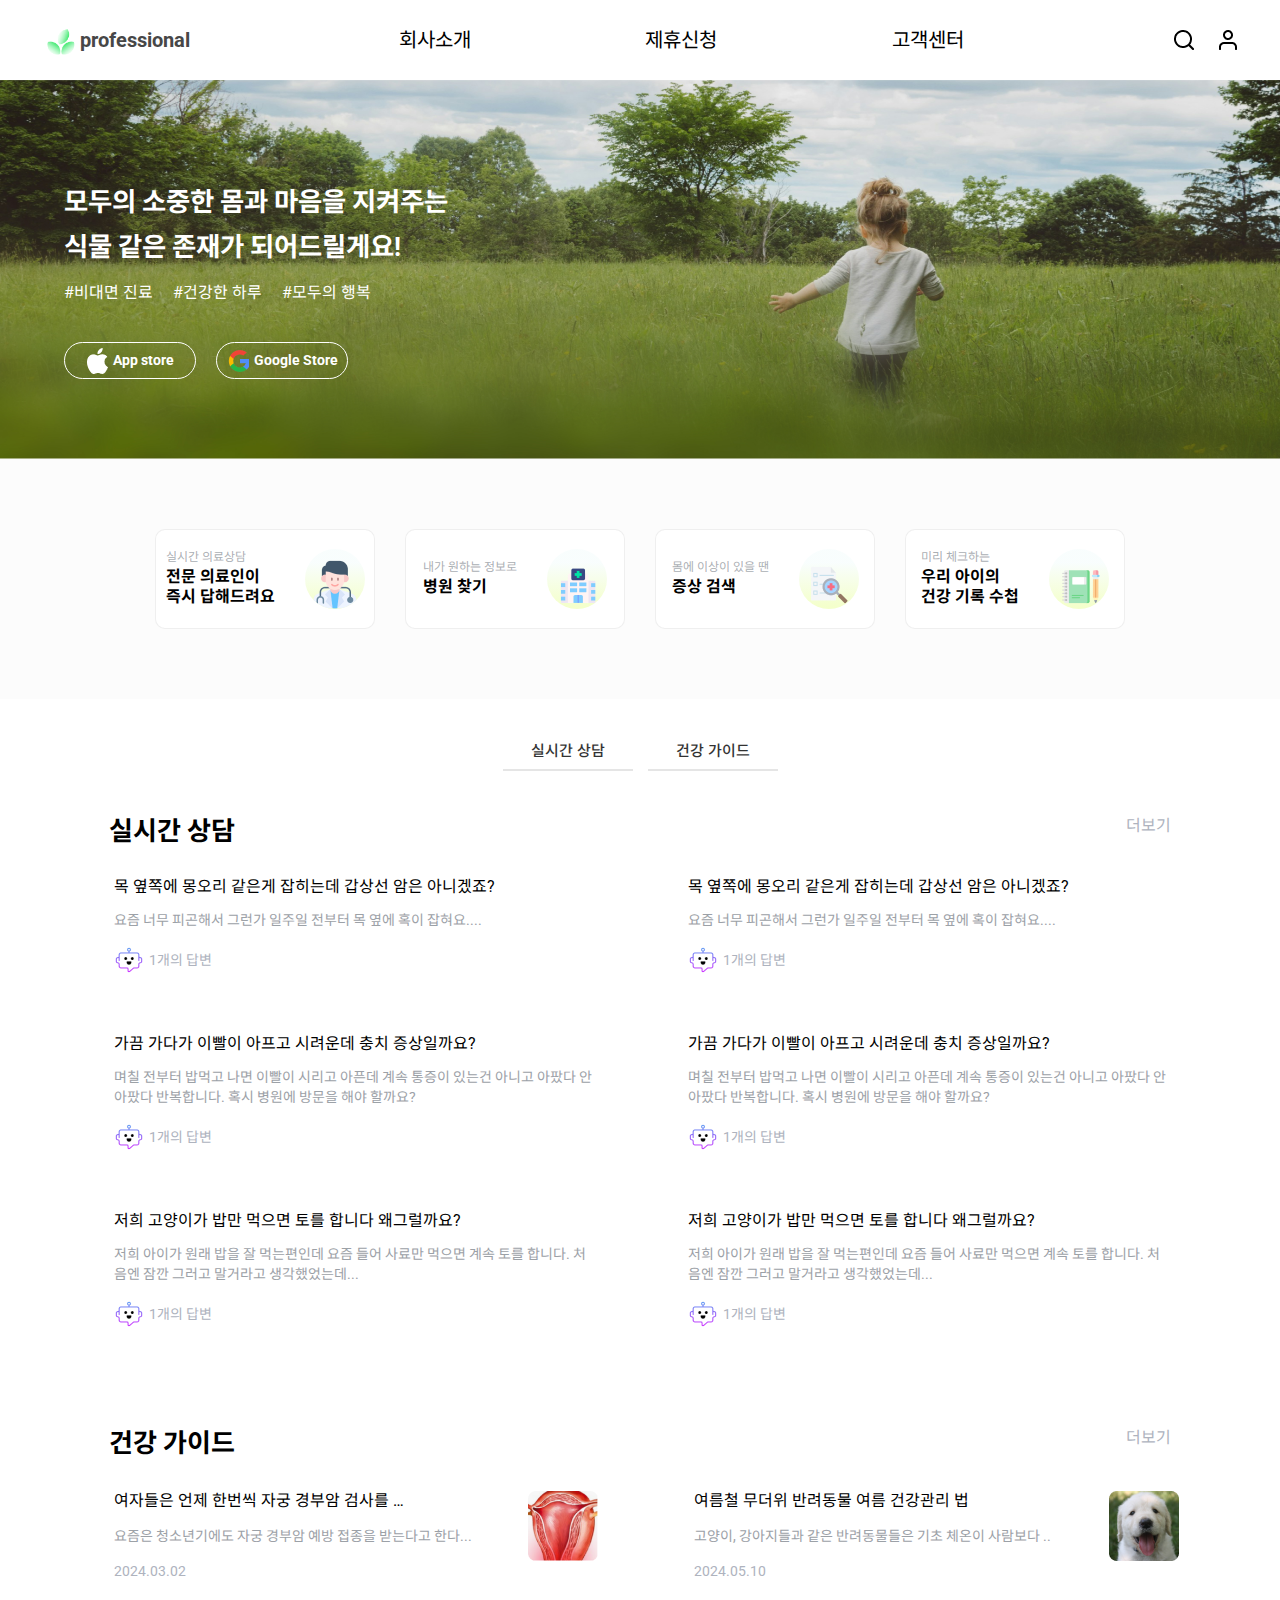
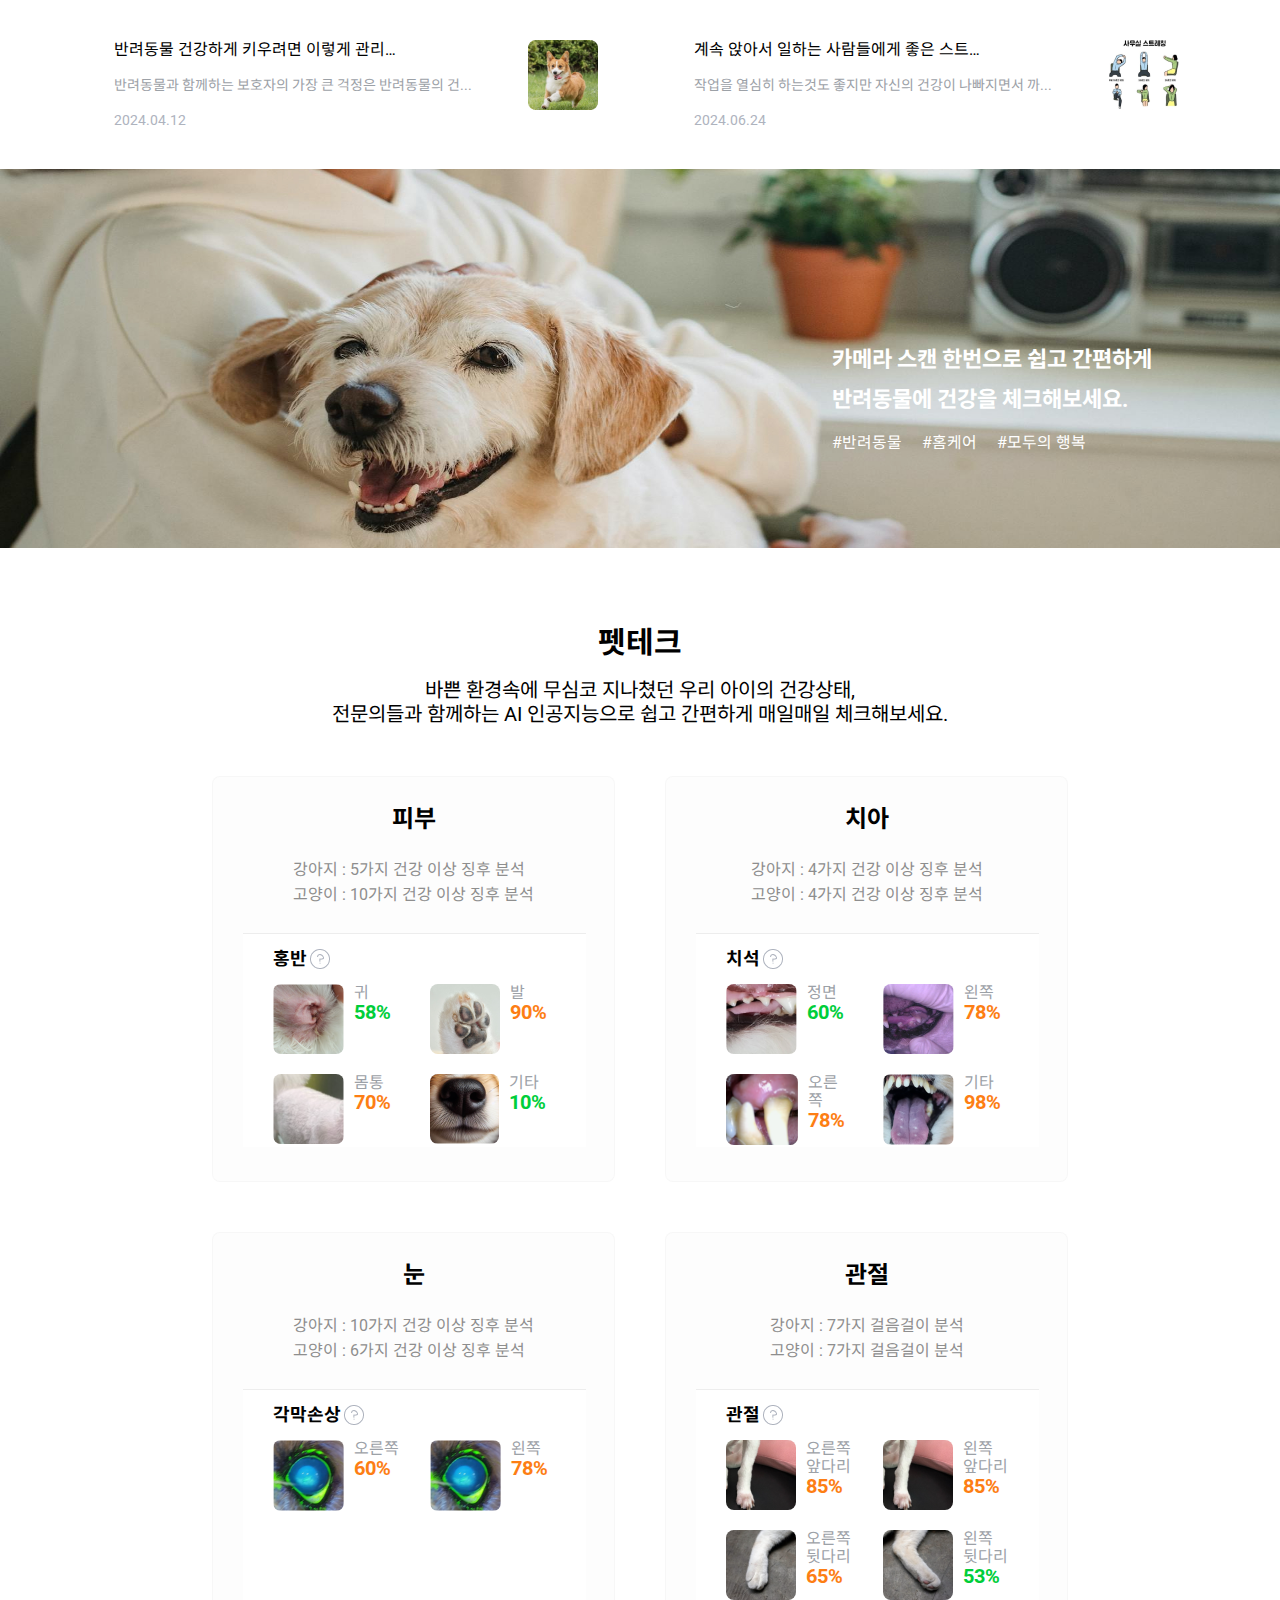
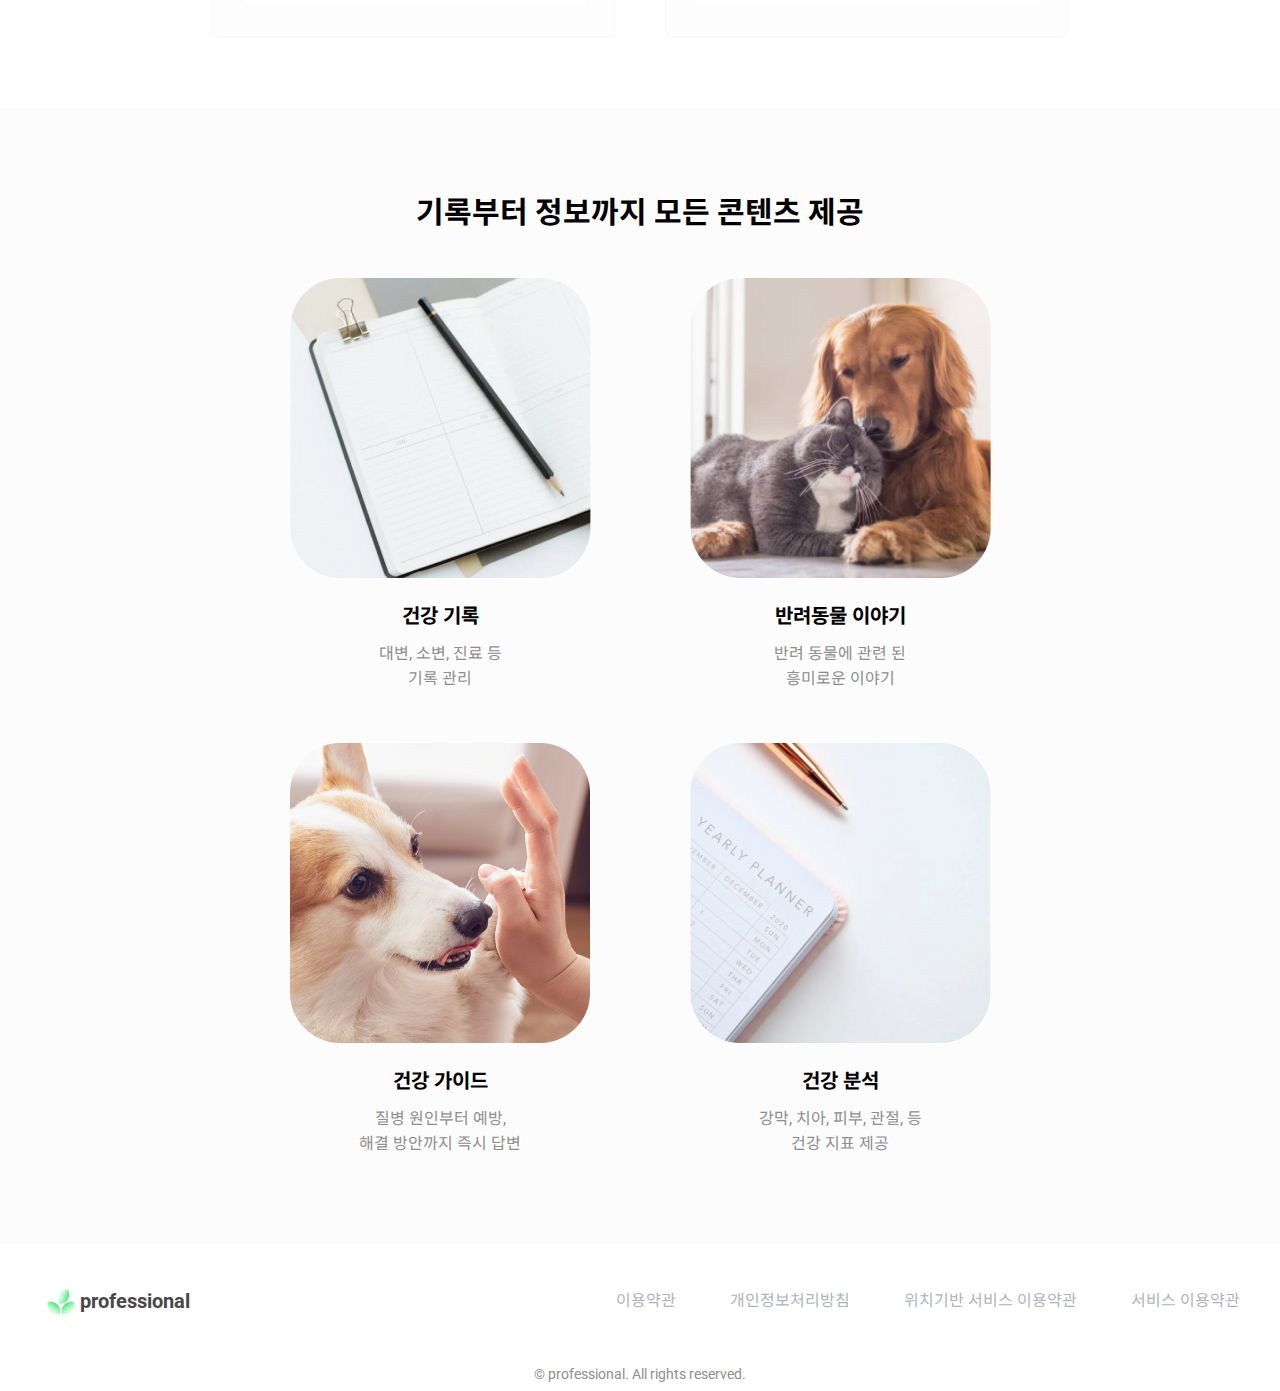
<file: index.html>
<!DOCTYPE html>
<html lang="en">
  <head>
    <meta charset="UTF-8" />
    <meta name="viewport" content="width=device-width, initial-scale=1.0" />
    <title>professional</title>
    <link rel="stylesheet" href="./css/reset.css" />
    <link rel="icon" href="./img/favicon.png" />
    <link rel="stylesheet" href="./css/main.css" />
    <link rel="stylesheet" href="./css/sub/responsive/rps_main.css" />
    <script>
      document.addEventListener("DOMContentLoaded", function () {
        if (navigator.geolocation) {
          navigator.geolocation.getCurrentPosition(
            function (position) {
              // 성공적으로 위치를 얻었을 때의 처리
              console.log("위치 권한이 허용되었습니다.");
              console.log("위도: " + position.coords.latitude);
              console.log("경도: " + position.coords.longitude);
            },
            function (error) {
              // 위치를 얻는 데 실패했을 때의 처리
              console.error(
                "위치 권한이 허용되지 않았습니다. 에러 코드: " + error.code
              );
              switch (error.code) {
                case error.PERMISSION_DENIED:
                  console.log("사용자가 위치 요청을 거부했습니다.");
                  break;
                case error.POSITION_UNAVAILABLE:
                  console.log("위치 정보를 사용할 수 없습니다.");
                  break;
                case error.TIMEOUT:
                  console.log("위치 요청 시간이 초과되었습니다.");
                  break;
                case error.UNKNOWN_ERROR:
                  console.log("알 수 없는 오류가 발생했습니다.");
                  break;
              }
            }
          );
        } else {
          console.log("Geolocation API가 지원되지 않습니다.");
        }
      });
    </script>
  </head>
  <body>
    <div id="wrap">
      <header>
        <div class="hader_wrap">
          <!-- 로고 -->
          <h1>
            <a href="/">
              <div></div>
              professional
            </a>
          </h1>
          <!-- 메뉴 -->
          <nav>
            <ul>
              <li>
                <a href="#">회사소개</a>
              </li>
              <li>
                <a href="#">제휴신청</a>
              </li>
              <li>
                <a href="#">고객센터</a>
              </li>
            </ul>
          </nav>
          <!-- 아이콘 -->
          <div class="icon">
            <a href="#"><div class="icon1"></div></a>
            <a href="./sub/login.html"><div class="icon2"></div></a>
          </div>
        </div>
      </header>
      <!-- 첫번째 섹션 메인 비쥬얼 -->
      <main>
        <section class="main_visual">
          <div class="main_img">
            <img src="./img/main.png" alt="메인 비주얼" />
          </div>
          <div class="main_title">
            <div class="main_title1">
              <h2>
                모두의 소중한 몸과 마음을 지켜주는<br />
                식물 같은 존재가 되어드릴게요!
              </h2>
              <p>#비대면 진료</p>
              <p>#건강한 하루</p>
              <p>#모두의 행복</p>
            </div>
            <div class="app_button">
              <a href="#"
                ><div class="apple"></div>
                <span>App store</span>
              </a>
              <a href="#"
                ><div class="google"></div>
                <span>Google Store</span>
              </a>
            </div>
          </div>
        </section>
        <!-- 두번째 버튼 섹션 -->
        <section class="second">
          <div class="con">
            <div class="btn">
              <a href="./sub/medical.html">
                <div class="top_title">
                  <h3>실시간 의료상담</h3>
                  <p>
                    전문 의료인이<br />
                    즉시 답해드려요
                  </p>
                </div>
                <div class="gra">
                  <div class="icon3"></div>
                </div>
              </a>
            </div>
            <div class="btn">
              <a href="./sub/Find_hospital.html">
                <div class="top_title">
                  <h3>내가 원하는 정보로</h3>
                  <p>병원 찾기</p>
                </div>
                <div class="gra">
                  <div class="icon4"></div>
                </div>
              </a>
            </div>
            <div class="btn">
              <a href="./sub/search_page.html">
                <div class="top_title">
                  <h3>몸에 이상이 있을 땐</h3>
                  <p>증상 검색</p>
                </div>
                <div class="gra">
                  <div class="icon5"></div>
                </div>
              </a>
            </div>
            <div class="btn">
              <a href="./sub/health_note.html">
                <div class="top_title">
                  <h3>미리 체크하는</h3>
                  <p>
                    우리 아이의<br />
                    건강 기록 수첩
                  </p>
                </div>
                <div class="gra">
                  <div class="icon6"></div>
                </div>
              </a>
            </div>
          </div>
        </section>
        <!-- 세번째 실시간 상담 섹션 -->
        <section class="tree">
          <div class="con2">
            <div class="top_text">
              <h4>실시간 상담</h4>
              <h4>건강 가이드</h4>
            </div>
            <div class="between_text">
              <div class="top2_text">
                <h4>실시간 상담</h4>
                <a href="./sub/medical.html">더보기</a>
              </div>
              <div class="text_gather">
                <div class="text">
                  <h4>
                    목 옆쪽에 몽오리 같은게 잡히는데 갑상선 암은 아니겠죠?
                  </h4>
                  <p>
                    요즘 너무 피곤해서 그런가 일주일 전부터 목 옆에 혹이
                    잡혀요....
                  </p>
                  <div class="icons_set">
                    <div class="icon7"></div>
                    <p>1개의 답변</p>
                  </div>
                </div>
                <div class="text">
                  <h4>
                    목 옆쪽에 몽오리 같은게 잡히는데 갑상선 암은 아니겠죠?
                  </h4>
                  <p>
                    요즘 너무 피곤해서 그런가 일주일 전부터 목 옆에 혹이
                    잡혀요....
                  </p>
                  <div class="icons_set">
                    <div class="icon7"></div>
                    <p>1개의 답변</p>
                  </div>
                </div>
                <div class="text">
                  <h4>가끔 가다가 이빨이 아프고 시려운데 충치 증상일까요?</h4>
                  <p>
                    며칠 전부터 밥먹고 나면 이빨이 시리고 아픈데 계속 통증이
                    있는건 아니고 아팠다 안아팠다 반복합니다. 혹시 병원에 방문을
                    해야 할까요?
                  </p>
                  <div class="icons_set">
                    <div class="icon7"></div>
                    <p>1개의 답변</p>
                  </div>
                </div>
                <div class="text">
                  <h4>가끔 가다가 이빨이 아프고 시려운데 충치 증상일까요?</h4>
                  <p>
                    며칠 전부터 밥먹고 나면 이빨이 시리고 아픈데 계속 통증이
                    있는건 아니고 아팠다 안아팠다 반복합니다. 혹시 병원에 방문을
                    해야 할까요?
                  </p>
                  <div class="icons_set">
                    <div class="icon7"></div>
                    <p>1개의 답변</p>
                  </div>
                </div>
                <div class="text">
                  <h4>저희 고양이가 밥만 먹으면 토를 합니다 왜그럴까요?</h4>
                  <p>
                    저희 아이가 원래 밥을 잘 먹는편인데 요즘 들어 사료만 먹으면
                    계속 토를 합니다. 처음엔 잠깐 그러고 말거라고
                    생각했었는데...
                  </p>
                  <div class="icons_set">
                    <div class="icon7"></div>
                    <p>1개의 답변</p>
                  </div>
                </div>
                <div class="text">
                  <h4>저희 고양이가 밥만 먹으면 토를 합니다 왜그럴까요?</h4>
                  <p>
                    저희 아이가 원래 밥을 잘 먹는편인데 요즘 들어 사료만 먹으면
                    계속 토를 합니다. 처음엔 잠깐 그러고 말거라고
                    생각했었는데...
                  </p>
                  <div class="icons_set">
                    <div class="icon7"></div>
                    <p>1개의 답변</p>
                  </div>
                </div>
              </div>
            </div>
          </div>
        </section>
        <!-- 네번째 건강 가이드 섹션 -->
        <section class="for">
          <div class="con3">
            <div class="between_text">
              <div class="top2_text">
                <h4>건강 가이드</h4>
                <a href="./sub/Health_Guide.html">더보기</a>
              </div>
              <div class="text_gather1">
                <div class="text1">
                  <div class="text_wrap">
                    <h4>
                      여자들은 언제 한번씩 자궁 경부암 검사를 받아야 할까?
                    </h4>
                    <p>
                      요즘은 청소년기에도 자궁 경부암 예방 접종을 받는다고
                      한다...
                    </p>
                    <div class="date">
                      <p>2024.03.02</p>
                    </div>
                  </div>
                  <div class="img_box">
                    <img src="./img/sec2_img1.png" alt="산부인과" />
                  </div>
                </div>
                <div class="text1">
                  <div class="text_wrap">
                    <h4>여름철 무더위 반려동물 여름 건강관리 법</h4>
                    <p>
                      고양이, 강아지들과 같은 반려동물들은 기초 체온이 사람보다
                      ..
                    </p>
                    <div class="date">
                      <p>2024.05.10</p>
                    </div>
                  </div>
                  <div class="img_box">
                    <img src="./img/sec2_img2.png" alt="반려동물" />
                  </div>
                </div>
                <div class="text1">
                  <div class="text_wrap">
                    <h4>반려동물 건강하게 키우려면 이렇게 관리하세요.</h4>
                    <p>
                      반려동물과 함께하는 보호자의 가장 큰 걱정은 반려동물의
                      건...
                    </p>
                    <div class="date">
                      <p>2024.04.12</p>
                    </div>
                  </div>
                  <div class="img_box">
                    <img src="./img/sec2_img3.png" alt="반려동물" />
                  </div>
                </div>
                <div class="text1">
                  <div class="text_wrap">
                    <h4>
                      계속 앉아서 일하는 사람들에게 좋은 스트레칭 방법을
                      알아보자
                    </h4>
                    <p>
                      작업을 열심히 하는것도 좋지만 자신의 건강이 나빠지면서
                      까...
                    </p>
                    <div class="date">
                      <p>2024.06.24</p>
                    </div>
                  </div>
                  <div class="img_box">
                    <img src="./img/sec2_img4.png" alt="스트레칭" />
                  </div>
                </div>
              </div>
            </div>
          </div>
        </section>
        <!-- 다섯번째 서브 배너 섹션-->
        <section class="sub_banner">
          <div class="sub_img">
            <img src="./img/sub_banner.jpg" alt="서브배너" />
          </div>
          <div class="sub_title">
            <div class="sub_title1">
              <h2>
                카메라 스캔 한번으로 쉽고 간편하게<br />
                반려동물에 건강을 체크해보세요.
              </h2>
              <p>#반려동물</p>
              <p>#홈케어</p>
              <p>#모두의 행복</p>
            </div>
          </div>
        </section>
        <!-- 여섯번째 박스 섹션 -->
        <section class="five">
          <div class="gather">
            <div class="top_maintext">
              <h4>펫테크</h4>
              <p>
                바쁜 환경속에 무심코 지나쳤던 우리 아이의 건강상태,
                <br />전문의들과 함께하는 AI 인공지능으로 쉽고 간편하게 매일매일
                체크해보세요.
              </p>
            </div>
            <div class="boxs">
              <!-- 1 -->
              <div class="box">
                <div class="box_text">
                  <h4>피부</h4>
                  <p>
                    강아지 : 5가지 건강 이상 징후 분석<br />
                    고양이 : 10가지 건강 이상 징후 분석
                  </p>
                </div>
                <div class="box1">
                  <h4>
                    홍반
                    <div class="icon8"></div>
                  </h4>
                  <div class="imgs">
                    <div class="img1">
                      <img src="./img/sec4_boximg1.png" alt="귀" />
                      <div class="pettech_text">
                        <h4>귀</h4>
                        <span class="green">58%</span>
                      </div>
                    </div>
                    <div class="img1">
                      <img src="./img/sec4_boximg2.png" alt="발" />
                      <div class="pettech_text">
                        <h4>발</h4>
                        <span>90%</span>
                      </div>
                    </div>

                    <div class="img1">
                      <img src="./img/sec4_boximg3.png" alt="몸통" />
                      <div class="pettech_text">
                        <h4>몸통</h4>
                        <span>70%</span>
                      </div>
                    </div>
                    <div class="img1">
                      <img src="./img/sec4_boximg4.png" alt="기타" />
                      <div class="pettech_text">
                        <h4>기타</h4>
                        <span class="green">10%</span>
                      </div>
                    </div>
                  </div>
                </div>
              </div>
              <!-- 2 -->
              <div class="box">
                <div class="box_text">
                  <h4>치아</h4>
                  <p>
                    강아지 : 4가지 건강 이상 징후 분석<br />
                    고양이 : 4가지 건강 이상 징후 분석
                  </p>
                </div>
                <div class="box1">
                  <h4>
                    치석
                    <div class="icon8"></div>
                  </h4>
                  <div class="imgs">
                    <div class="img1">
                      <img src="./img/sec4_box2-1.png" alt="정면" />
                      <div class="pettech_text">
                        <h4>정면</h4>
                        <span class="green">60%</span>
                      </div>
                    </div>
                    <div class="img1">
                      <img src="./img/sec4_box2-2.png" alt="왼쪽" />
                      <div class="pettech_text">
                        <h4>왼쪽</h4>
                        <span>78%</span>
                      </div>
                    </div>
                    <div class="img1">
                      <img src="./img/sec4_box2-3.png" alt="오른쪽" />
                      <div class="pettech_text">
                        <h4>오른쪽</h4>
                        <span>78%</span>
                      </div>
                    </div>
                    <div class="img1">
                      <img src="./img/sec4_box2-4.png" alt="기타" />
                      <div class="pettech_text">
                        <h4>기타</h4>
                        <span>98%</span>
                      </div>
                    </div>
                  </div>
                </div>
              </div>
              <!-- 3 -->
              <div class="box">
                <div class="box_text">
                  <h4>눈</h4>
                  <p>
                    강아지 : 10가지 건강 이상 징후 분석<br />
                    고양이 : 6가지 건강 이상 징후 분석
                  </p>
                </div>
                <div class="box1">
                  <h4>
                    각막손상
                    <div class="icon8"></div>
                  </h4>
                  <div class="imgs">
                    <div class="img1">
                      <img src="./img/sec4_box3.png" alt="오른쪽" />
                      <div class="pettech_text">
                        <h4>오른쪽</h4>
                        <span>60%</span>
                      </div>
                    </div>
                    <div class="img1">
                      <img src="./img/sec4_box3.png" alt="왼쪽" />
                      <div class="pettech_text">
                        <h4>왼쪽</h4>
                        <span>78%</span>
                      </div>
                    </div>
                  </div>
                </div>
              </div>
              <!-- 4 -->
              <div class="box">
                <div class="box_text">
                  <h4>관절</h4>
                  <p>
                    강아지 : 7가지 걸음걸이 분석<br />
                    고양이 : 7가지 걸음걸이 분석
                  </p>
                </div>
                <div class="box1">
                  <h4>
                    관절
                    <div class="icon8"></div>
                  </h4>
                  <div class="imgs">
                    <div class="img1">
                      <img src="./img/sec4_box4-1.png" alt="앞다리" />
                      <div class="pettech_text">
                        <h4>오른쪽 <br />앞다리</h4>
                        <span>85%</span>
                      </div>
                    </div>
                    <div class="img1">
                      <img src="./img/sec4_box4-2.png" alt="앞다리" />
                      <div class="pettech_text">
                        <h4>왼쪽 <br />앞다리</h4>
                        <span>85%</span>
                      </div>
                    </div>
                    <div class="img1">
                      <img src="./img/sec4_box4-3.png" alt="뒷다리" />
                      <div class="pettech_text">
                        <h4>오른쪽 <br />뒷다리</h4>
                        <span>65%</span>
                      </div>
                    </div>
                    <div class="img1">
                      <img src="./img/sec4_box4-4.png" alt="뒷다리" />
                      <div class="pettech_text">
                        <h4>왼쪽 <br />뒷다리</h4>
                        <span class="green">53%</span>
                      </div>
                    </div>
                  </div>
                </div>
              </div>
            </div>
          </div>
        </section>
        <!-- 마지막 섹션 -->
        <section class="last">
          <div class="last_con">
            <div class="last_toptext">
              <h4>기록부터 정보까지 모든 콘텐츠 제공</h4>
            </div>
            <div class="last_imggather">
              <!-- 1 -->
              <div class="last_img">
                <img src="./img/sec5_img1.png" alt="책" />
                <div class="last_text">
                  <h4>건강 기록</h4>
                  <p>
                    대변, 소변, 진료 등<br />
                    기록 관리
                  </p>
                </div>
              </div>
              <!-- 2 -->
              <div class="last_img">
                <img src="./img/sec5_img2.png" alt="반려동물" />
                <div class="last_text">
                  <h4>반려동물 이야기</h4>
                  <p>
                    반려 동물에 관련 된<br />
                    흥미로운 이야기
                  </p>
                </div>
              </div>
              <!-- 3 -->
              <div class="last_img">
                <img src="./img/sec5_img3.png" alt="반려동물" />
                <div class="last_text">
                  <h4>건강 가이드</h4>
                  <p>
                    질병 원인부터 예방,<br />
                    해결 방안까지 즉시 답변
                  </p>
                </div>
              </div>
              <!-- 4 -->
              <div class="last_img">
                <img src="./img/sec5_img4.png" alt="책" />
                <div class="last_text">
                  <h4>건강 분석</h4>
                  <p>
                    강막, 치아, 피부, 관절, 등<br />
                    건강 지표 제공
                  </p>
                </div>
              </div>
            </div>
          </div>
        </section>
      </main>
      <!-- 풋터 -->
      <footer>
        <div class="foot">
          <!-- 로고 -->
          <h1>
            <a href="/">
              <div></div>
              professional
            </a>
          </h1>
          <!-- 풋터 메뉴 -->
          <div class="foot_manu">
            <a href="#">이용약관</a>

            <a href="#">개인정보처리방침</a>

            <a href="#">위치기반 서비스 이용약관</a>

            <a href="#">서비스 이용약관</a>
          </div>
        </div>
        <div class="bottom_copy">&copy; professional. All rights reserved.</div>
      </footer>
    </div>
  </body>
</html>
</file>
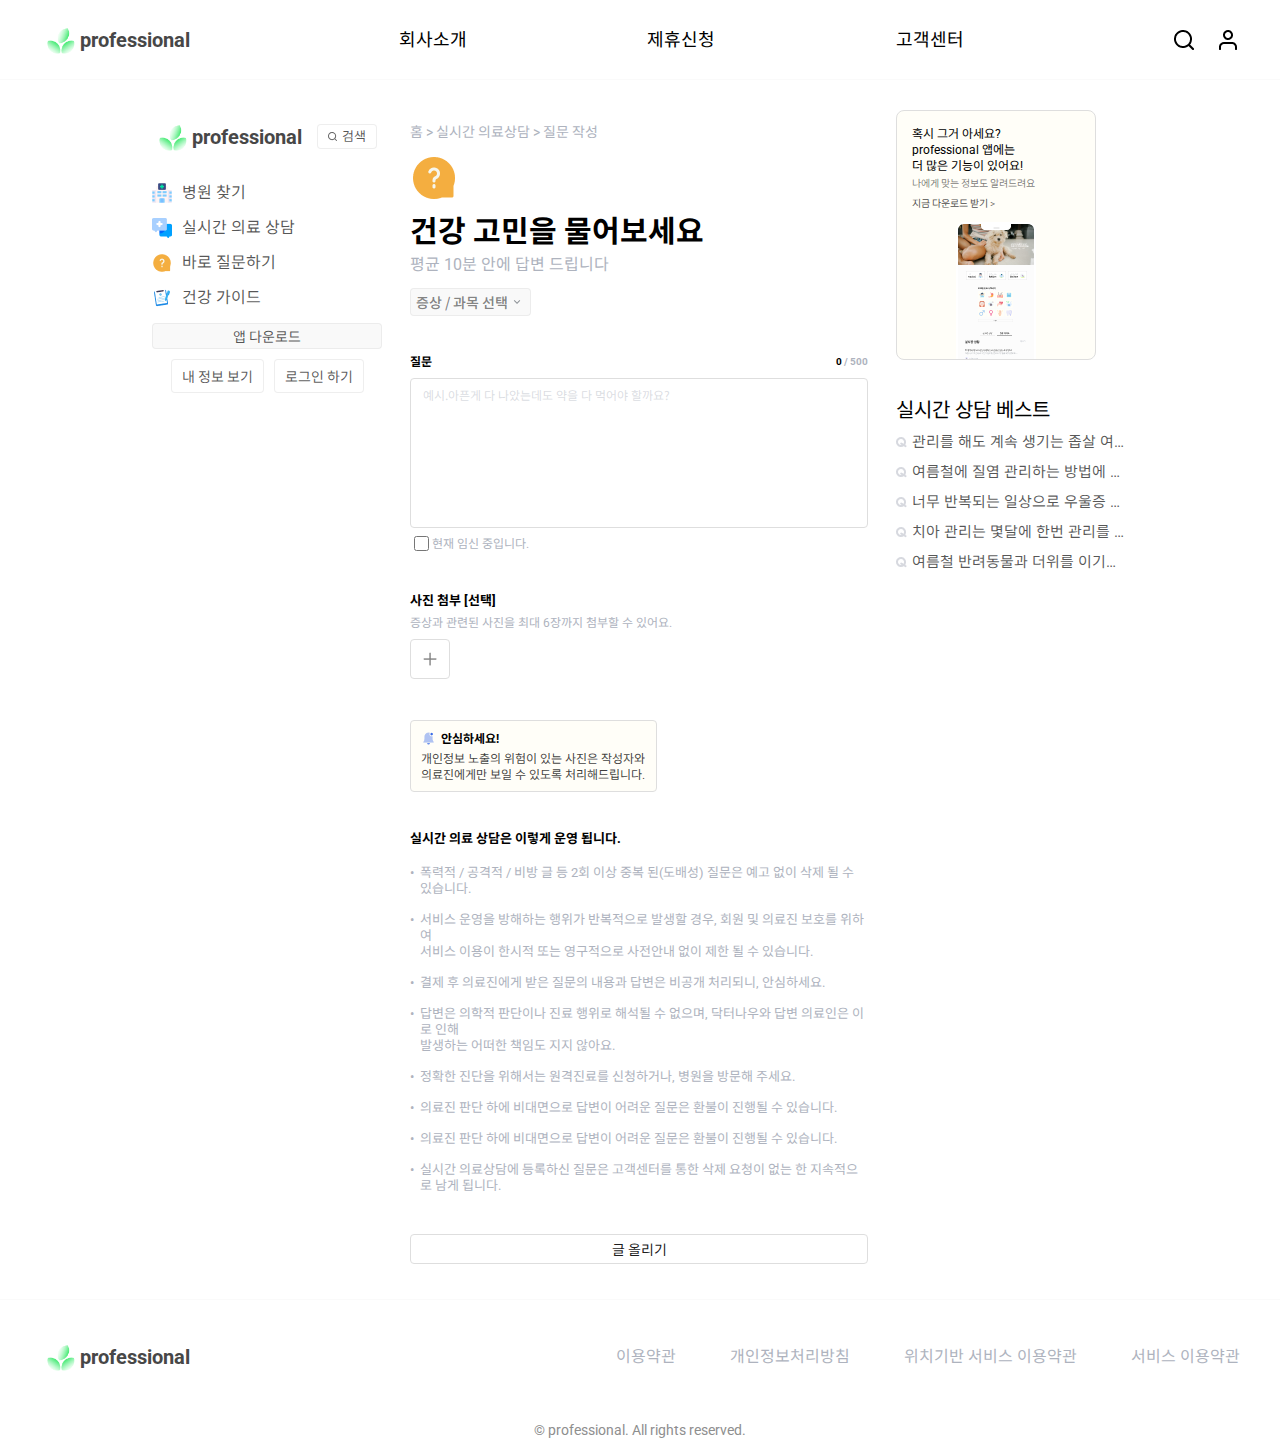
<file: sub/counsel.html>
<!DOCTYPE html>
<html lang="en">
  <head>
    <meta charset="UTF-8" />
    <meta name="viewport" content="width=device-width, initial-scale=1.0" />
    <title>바로 질문하기</title>
    <link rel="stylesheet" href="../css/reset.css" />
    <link rel="stylesheet" href="../css/sub/common.css" />
    <link rel="icon" href="../img/favicon.png" />
    <link rel="stylesheet" href="../css/sub/counsel.css" />
    <link rel="stylesheet" href="../css/sub/responsive/sub/rps_counsel.css" />
  </head>
  <body>
    <div class="wrap">
      <header>
        <div class="hader_wrap">
          <!-- 로고 -->
          <h1>
            <a href="/">
              <div></div>
              professional
            </a>
          </h1>
          <!-- 메뉴 -->
          <nav>
            <ul>
              <li>
                <a href="#">회사소개</a>
              </li>
              <li>
                <a href="#">제휴신청</a>
              </li>
              <li>
                <a href="#">고객센터</a>
              </li>
            </ul>
          </nav>
          <!-- 아이콘 -->
          <div class="icon">
            <a href="#"><div class="icon1"></div></a>
            <a href="../sub/login.html"><div class="icon2"></div></a>
          </div>
        </div>
      </header>
      <!-- 중간 바로 질문하기 섹션 -->
      <section class="counsel_sec">
        <div class="counsel_con">
          <div class="counsel_lefttext">
            <div class="logo_text">
              <!-- 로고 -->
              <h1>
                <a href="/">
                  <div></div>
                  professional
                </a>
              </h1>
              <div class="search">
                <a href="../sub/search_page.html">
                  <div class="icon9"></div>
                  검색
                </a>
              </div>
            </div>
            <!-- 관련 페이지로 이동하는 a태그들-->
            <div class="move_page">
              <div class="move_pagetext">
                <a href="/sub/Find_hospital.html"
                  ><div class="icon10"></div>
                  병원 찾기</a
                >
              </div>
              <div class="move_pagetext">
                <a href="/sub/medical.html"
                  ><div class="icon11"></div>
                  실시간 의료 상담</a
                >
              </div>
              <div class="move_pagetext">
                <a href="/sub/counsel.html"
                  ><div class="icon12"></div>
                  바로 질문하기</a
                >
              </div>
              <div class="move_pagetext">
                <a href="/sub/Health_Guide.html"
                  ><div class="icon13"></div>
                  건강 가이드</a
                >
              </div>
              <div class="btn">
                <button type="button">앱 다운로드</button>
              </div>
              <div class="user_info">
                <a href="#">내 정보 보기</a>
                <a href="../sub/login.html">로그인 하기</a>
              </div>
            </div>
          </div>
          <!-- 중간 바로 질문하기 섹션 -->
          <div class="middle_counsel">
            <div class="top">
              <p>홈 > 실시간 의료상담 > 질문 작성</p>
              <div class="health_concerns">
                <div class="icon23"></div>
                <h3>건강 고민을 물어보세요</h3>
                <p>평균 10분 안에 답변 드립니다</p>
                <div class="sel2">
                  <nav>
                    <ul>
                      <li class="subject_aake" id="subject_aake">
                        증상 / 과목 선택
                        <svg
                          width="12"
                          height="12"
                          viewBox="0 0 16 16"
                          fill="none"
                          xmlns="http://www.w3.org/2000/svg"
                        >
                          <path
                            d="M11.3594 5.40002L8.03125 8.8219L4.70312 5.40002L3.75 6.3219L8.03125 10.7281L12.3125 6.3219L11.3594 5.40002Z"
                            fill="#8D9297"
                          ></path>
                        </svg>
                        <div class="change"></div>

                        <div class="list_all">
                          <img
                            src="../img/search_page.img/X_big_icon.png"
                            alt="X"
                            class="close_icon"
                            id="close_icon"
                          />
                          <div class="submenutop_title">
                            <button type="button" id="subject_btn" class="on">
                              과목
                            </button>
                            <button type="button" id="symptoms_btn" class="off">
                              증상
                            </button>
                          </div>
                          <div class="submenu_all">
                            <!-- 증상 -->
                            <ul class="submenu">
                              <li>
                                <div class="hospital">
                                  <a href="#">내과</a>
                                  <p>감기, 편도염, 소화기, 호흡기 등</p>
                                </div>
                                <div class="icon14"></div>
                              </li>
                              <li>
                                <div class="hospital">
                                  <a href="#">피부과</a>
                                  <p>여드름, 화상, 흉터 상처 등</p>
                                </div>
                                <div class="icon15"></div>
                              </li>
                              <li>
                                <div class="hospital">
                                  <a href="#">이비인후과</a>
                                  <p>비염, 이명, 등</p>
                                </div>
                                <div class="icon16"></div>
                              </li>
                              <li>
                                <div class="hospital">
                                  <a href="#">안과</a>
                                  <p>결막염, 눈병, 안구건조증 등</p>
                                </div>
                                <div class="icon17"></div>
                              </li>
                              <li>
                                <div class="hospital">
                                  <a href="#">가정의학과</a>
                                  <p>건강검진, 예방, 기타 질환 등</p>
                                </div>
                                <div class="icon18"></div>
                              </li>
                              <li>
                                <div class="hospital">
                                  <a href="#">소아과</a>
                                  <p>감기, 발열, 소화기, 호흡기 등</p>
                                </div>
                                <div class="icon19"></div>
                              </li>
                              <li>
                                <div class="hospital">
                                  <a href="#">정형외과</a>
                                  <p>관절염, 연골파열, 골절, 척추 등</p>
                                </div>
                                <div class="icon20"></div>
                              </li>
                              <li>
                                <div class="hospital">
                                  <a href="#">비뇨기과</a>
                                  <p>남성질환, 방광염 등</p>
                                </div>
                                <div class="icon21"></div>
                              </li>
                              <li>
                                <div class="hospital">
                                  <a href="#">기타</a>
                                  <p>반려동물</p>
                                </div>
                                <div class="icon22"></div>
                              </li>
                            </ul>
                            <!-- 클릭하면 나타나는 서브메뉴 -->
                            <ul class="click_menu">
                              <li>
                                <div class="hospital">
                                  <a href="#">감기 / 몸살</a>
                                  <p>기침, 가래, 콧물, 발열 등</p>
                                </div>
                                <div class="icon23"></div>
                              </li>
                              <li>
                                <div class="hospital">
                                  <a href="#">소화기질환</a>
                                  <p>소화불량, 장염, 위염 등</p>
                                </div>
                                <div class="icon24"></div>
                              </li>
                              <li>
                                <div class="hospital">
                                  <a href="#">정신건강</a>
                                  <p>우을증, 공황장애 등</p>
                                </div>
                                <div class="icon25"></div>
                              </li>
                              <li>
                                <div class="hospital">
                                  <a href="#">여성질환</a>
                                  <p>질염, 방광염 등</p>
                                </div>
                                <div class="icon26"></div>
                              </li>
                              <li>
                                <div class="hospital">
                                  <a href="#">남성질환</a>
                                  <p>남성질환, 방광염 등</p>
                                </div>
                                <div class="icon27"></div>
                              </li>
                              <li>
                                <div class="hospital">
                                  <a href="#">사후피임약</a>
                                  <p>피임약</p>
                                </div>
                                <div class="icon28"></div>
                              </li>
                              <li>
                                <div class="hospital">
                                  <a href="#">반려동물 피부염</a>
                                  <p>진드기, 피부염증 등</p>
                                </div>
                                <div class="icon29"></div>
                              </li>
                              <li>
                                <div class="hospital">
                                  <a href="#">반려동물 관절</a>
                                  <p>골절, 파열 등</p>
                                </div>
                                <div class="icon30"></div>
                              </li>
                            </ul>
                          </div>
                        </div>
                      </li>
                    </ul>
                  </nav>
                </div>
              </div>
              <!-- 질문 박스 -->
              <div class="questionbox_form">
                <div class="questionbox_text">
                  <h3>질문</h3>
                  <p><span>0</span> / 500</p>
                </div>
                <!-- 질문 창 -->
                <div class="question-box">
                  <form action="." method="post">
                    <textarea
                      onkeyup="keyEvt()"
                      spellcheck="false"
                      name="text"
                      maxlength="500"
                      placeholder="예시.아픈게 다 나았는데도 약을 다 먹어야 할까요?"
                    ></textarea>
                  </form>
                </div>
                <!-- 체크박스 -->
                <div class="check_box">
                  <label
                    ><input
                      type="checkbox"
                      name="checkbox_text"
                      value="checkbox_text"
                    />
                    <span>현재 임신 중입니다.</span></label
                  >
                </div>
              </div>
              <!-- 사진 첨부 -->
              <div class="Add_photo">
                <h3>사진 첨부 [선택]</h3>
                <p>증상과 관련된 사진을 최대 6장까지 첨부할 수 있어요.</p>
                <div class="Add_button">
                  <button type="button">
                    <div class="plus"></div>
                  </button>
                  <input
                    type="file"
                    multiple=""
                    accept="image/*"
                    style="display: none"
                  />
                </div>
              </div>
              <!-- 안심하세요 (알림) -->
              <div class="alarm">
                <div class="alarm_service">
                  <div class="alarm_title">
                    <div class="bell_icon"></div>
                    <h3>안심하세요!</h3>
                  </div>
                  <p>
                    개인정보 노출의 위험이 있는 사진은 작성자와<br />
                    의료진에게만 보일 수 있도록 처리해드립니다.
                  </p>
                </div>
              </div>
              <!-- 실시간 의료상담 운영 안내 사항 -->
              <div class="notification">
                <h3>실시간 의료 상담은 이렇게 운영 됩니다.</h3>
                <div class="notification_text">
                  <p>
                    폭력적 / 공격적 / 비방 글 등 2회 이상 중복 된(도배성) 질문은
                    예고 없이 삭제 될 수 있습니다.
                  </p>
                  <p>
                    서비스 운영을 방해하는 행위가 반복적으로 발생할 경우, 회원
                    및 의료진 보호를 위하여<br class="onlyPC" />
                    서비스 이용이 한시적 또는 영구적으로 사전안내 없이 제한 될
                    수 있습니다.
                  </p>
                  <p>
                    결제 후 의료진에게 받은 질문의 내용과 답변은 비공개
                    처리되니, 안심하세요.
                  </p>
                  <p>
                    답변은 의학적 판단이나 진료 행위로 해석될 수 없으며,
                    닥터나우와 답변 의료인은 이로 인해<br class="onlyPC" />
                    발생하는 어떠한 책임도 지지 않아요.
                  </p>
                  <p>
                    정확한 진단을 위해서는 원격진료를 신청하거나, 병원을 방문해
                    주세요.
                  </p>
                  <p>
                    의료진 판단 하에 비대면으로 답변이 어려운 질문은 환불이
                    진행될 수 있습니다.
                  </p>
                  <p>
                    의료진 판단 하에 비대면으로 답변이 어려운 질문은 환불이
                    진행될 수 있습니다.
                  </p>
                  <p>
                    실시간 의료상담에 등록하신 질문은 고객센터를 통한 삭제
                    요청이 없는 한 지속적으로 남게 됩니다.
                  </p>
                </div>
              </div>
              <!-- 글 올리기 버튼 태그 -->
              <div class="upload">
                <button type="submit">글 올리기</button>
              </div>
            </div>
          </div>
          <!-- 오른쪽 -->
          <div class="right">
            <div class="right_top">
              <h3>
                혹시 그거 아세요?<br />
                professional 앱에는<br />
                더 많은 기능이 있어요!
              </h3>
              <p>나에게 맞는 정보도 알려드려요</p>

              <a href="#">지금 다운로드 받기 ></a>

              <div class="app_img">
                <div></div>
              </div>
            </div>
            <div class="right_bottom">
              <h3>실시간 상담 베스트</h3>
              <div class="right_bottom1">
                <div class="icon10"></div>
                <p>관리를 해도 계속 생기는 좁살 여드름..</p>
              </div>
              <div class="right_bottom1">
                <div class="icon10"></div>
                <p>여름철에 질염 관리하는 방법에 대해...</p>
              </div>
              <div class="right_bottom1">
                <div class="icon10"></div>
                <p>너무 반복되는 일상으로 우울증 극복...</p>
              </div>
              <div class="right_bottom1">
                <div class="icon10"></div>
                <p>치아 관리는 몇달에 한번 관리를 해야..</p>
              </div>
              <div class="right_bottom1">
                <div class="icon10"></div>
                <p>여름철 반려동물과 더위를 이기는 방법</p>
              </div>
            </div>
          </div>
        </div>
      </section>
      <!-- 풋터 -->
      <footer>
        <div class="foot">
          <!-- 로고 -->
          <h1>
            <a href="/">
              <div></div>
              professional
            </a>
          </h1>
          <!-- 풋터 메뉴 -->
          <div class="foot_manu">
            <a href="#">이용약관</a>

            <a href="#">개인정보처리방침</a>

            <a href="#">위치기반 서비스 이용약관</a>

            <a href="#">서비스 이용약관</a>
          </div>
        </div>
        <div class="bottom_copy">&copy; professional. All rights reserved.</div>
      </footer>
    </div>
    <script src="../js/sub/counsel.js"></script>
  </body>
</html>
</file>
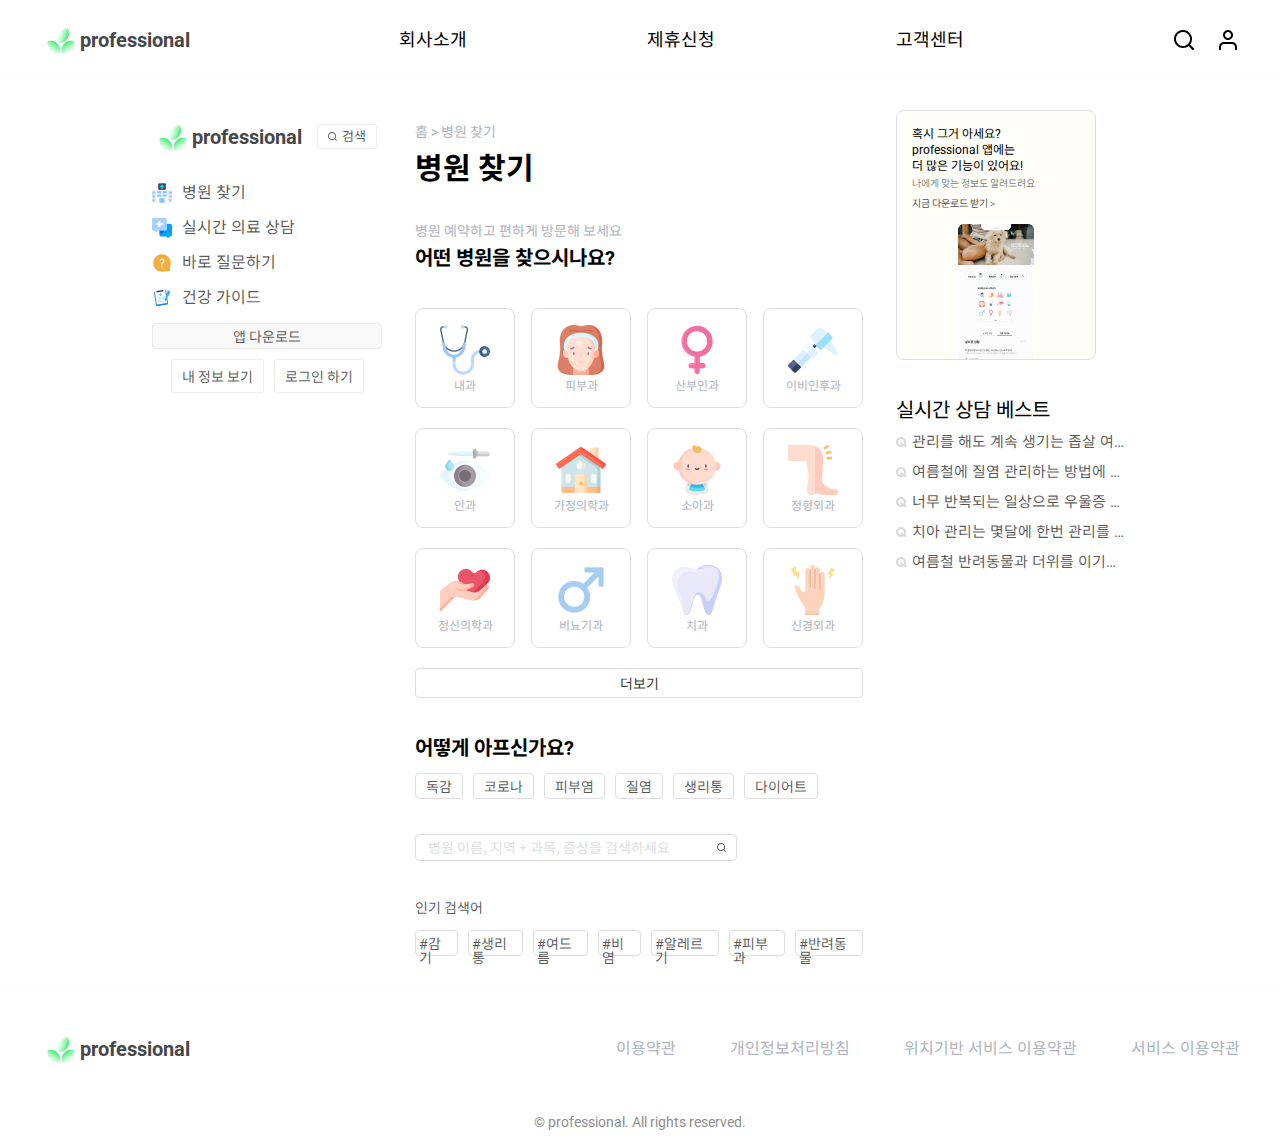
<file: sub/Find_hospital.html>
<!DOCTYPE html>
<html lang="en">
  <head>
    <meta charset="UTF-8" />
    <meta name="viewport" content="width=device-width, initial-scale=1.0" />
    <title>병원 찾기</title>
    <link rel="stylesheet" href="../css/reset.css" />
    <link rel="stylesheet" href="../css/sub/common.css" />
    <link rel="icon" href="../img/favicon.png" />
    <link rel="stylesheet" href="../css/sub/Find_hospital.css" />
    <link
      rel="stylesheet"
      href="../css/sub/responsive/sub/rps_find_hospital.css"
    />
  </head>
  <body>
    <div class="wrap">
      <header>
        <div class="hader_wrap">
          <!-- 로고 -->
          <h1>
            <a href="/">
              <div></div>
              professional
            </a>
          </h1>
          <!-- 메뉴 -->
          <nav>
            <ul>
              <li>
                <a href="#">회사소개</a>
              </li>
              <li>
                <a href="#">제휴신청</a>
              </li>
              <li>
                <a href="#">고객센터</a>
              </li>
            </ul>
          </nav>
          <!-- 아이콘 -->
          <div class="icon">
            <a href="#"><div class="icon1"></div></a>
            <a href="../sub/login.html"><div class="icon2"></div></a>
          </div>
        </div>
      </header>
      <!-- 중간 병원 찾기 섹션  -->
      <section class="hospital_sec">
        <div class="hospital_con">
          <div class="hospital_lefttext">
            <div class="logo_text">
              <!-- 로고 -->
              <h1>
                <a href="/">
                  <div></div>
                  professional
                </a>
              </h1>
              <div class="search">
                <a href="../sub/search_page.html">
                  <div class="icon9"></div>
                  검색
                </a>
              </div>
            </div>
            <!-- 관련 페이지로 이동하는 a태그들-->
            <div class="move_page">
              <div class="move_pagetext">
                <a href="/sub/Find_hospital.html"
                  ><div class="icon10"></div>
                  병원 찾기</a
                >
              </div>
              <div class="move_pagetext">
                <a href="/sub/medical.html"
                  ><div class="icon11"></div>
                  실시간 의료 상담</a
                >
              </div>
              <div class="move_pagetext">
                <a href="/sub/counsel.html"
                  ><div class="icon12"></div>
                  바로 질문하기</a
                >
              </div>
              <div class="move_pagetext">
                <a href="/sub/Health_Guide.html"
                  ><div class="icon13"></div>
                  건강 가이드</a
                >
              </div>
            </div>
            <div class="btn">
              <button type="button">앱 다운로드</button>
            </div>
            <div class="user_info">
              <a href="#">내 정보 보기</a>
              <a href="../sub/login.html">로그인 하기</a>
            </div>
          </div>
          <!-- 가운데 병원 과목 선택 box 섹션 -->
          <div class="middle_subject">
            <div class="top">
              <p>홈 > 병원 찾기</p>
              <div class="Find_hospital">
                <h3>병원 찾기</h3>
              </div>
            </div>
            <div class="subject_gather">
              <p>병원 예약하고 편하게 방문해 보세요</p>
              <h3>어떤 병원을 찾으시나요?</h3>
              <div class="box_gather">
                <div class="boxs">
                  <div class="box">
                    <a href="#">
                      <div class="hospital1_icon"></div>
                      <p>내과</p>
                    </a>
                  </div>
                  <div class="box">
                    <a href="#">
                      <div class="hospital2_icon"></div>
                      <p>피부과</p>
                    </a>
                  </div>
                  <div class="box">
                    <a href="#">
                      <div class="hospital3_icon"></div>
                      <p>산부인과</p>
                    </a>
                  </div>
                  <div class="box">
                    <a href="#">
                      <div class="hospital4_icon"></div>
                      <p>이비인후과</p>
                    </a>
                  </div>
                  <div class="box">
                    <a href="#">
                      <div class="hospital5_icon"></div>
                      <p>안과</p>
                    </a>
                  </div>
                  <div class="box">
                    <a href="#">
                      <div class="hospital6_icon"></div>
                      <p>가정의학과</p>
                    </a>
                  </div>
                  <div class="box">
                    <a href="#">
                      <div class="hospital7_icon"></div>
                      <p>소아과</p>
                    </a>
                  </div>
                  <div class="box">
                    <a href="#"
                      ><div class="hospital8_icon"></div>
                      <p>정형외과</p></a
                    >
                  </div>
                  <div class="box">
                    <a href="#">
                      <div class="hospital9_icon"></div>
                      <p>정신의학과</p>
                    </a>
                  </div>
                  <div class="box">
                    <a href="#">
                      <div class="hospital10_icon"></div>
                      <p>비뇨기과</p>
                    </a>
                  </div>
                  <div class="box">
                    <a href="#">
                      <div class="hospital11_icon"></div>
                      <p>치과</p>
                    </a>
                  </div>
                  <div class="box">
                    <a href="#">
                      <div class="hospital12_icon"></div>
                      <p>신경외과</p>
                    </a>
                  </div>
                  <!-- 마우스 클릭시 보여야 하는 박스들 -->
                  <div class="hide_box">
                    <div class="box">
                      <a href="#">
                        <div class="hospital13_icon"></div>
                        <p>외과</p>
                      </a>
                    </div>
                    <div class="box">
                      <a href="#"
                        ><div class="hospital14_icon"></div>
                        <p>성형외과</p></a
                      >
                    </div>
                    <div class="box">
                      <a href="#">
                        <div class="hospital15_icon"></div>
                        <p>한방과</p>
                      </a>
                    </div>
                    <div class="box">
                      <a href="#">
                        <div class="hospital16_icon"></div>
                        <p>소화기내과</p>
                      </a>
                    </div>
                    <div class="box">
                      <a href="#">
                        <div class="hospital17_icon"></div>
                        <p>호흡기내과</p>
                      </a>
                    </div>
                    <div class="box">
                      <a href="#">
                        <div class="hospital18_icon"></div>
                        <p>기타</p>
                      </a>
                    </div>
                  </div>
                </div>
                <!-- 더보기 버튼-->
                <button type="button" class="show_btn" onclick="showDetail()">
                  더보기
                </button>
                <button type="button" class="hide_btn" onclick="hideDetail()">
                  닫기
                </button>
              </div>
            </div>
            <!-- 어떻게 아프신가요? 카테고리 -->
            <div class="category">
              <h3>어떻게 아프신가요?</h3>
              <div class="category_box">
                <span>독감</span>
                <span>코로나</span>
                <span>피부염</span>
                <span>질염</span>
                <span>생리통</span>
                <span>다이어트</span>
              </div>
            </div>
            <!-- 검색 창 -->
            <div class="search-box">
              <form action="." method="post">
                <input
                  type="text"
                  name="text"
                  placeholder="병원 이름, 지역 + 과목, 증상을 검색하세요"
                />
                <div class="search_icon"></div>
              </form>
            </div>
            <!-- 인기 검색어 카테고리 -->
            <div class="best_category">
              <h3>인기 검색어</h3>
              <div class="category_box2">
                <span>#감기</span>
                <span>#생리통</span>
                <span>#여드름</span>
                <span>#비염</span>
                <span>#알레르기</span>
                <span>#피부과</span>
                <span>#반려동물</span>
              </div>
            </div>
          </div>
          <!-- 오른쪽 -->
          <div class="right">
            <div class="right_top">
              <h3>
                혹시 그거 아세요?<br />
                professional 앱에는<br />
                더 많은 기능이 있어요!
              </h3>
              <p>나에게 맞는 정보도 알려드려요</p>

              <a href="#">지금 다운로드 받기 ></a>

              <div class="app_img">
                <div></div>
              </div>
            </div>
            <div class="right_bottom">
              <h3>실시간 상담 베스트</h3>
              <div class="right_bottom1">
                <div class="icon10"></div>
                <p>관리를 해도 계속 생기는 좁살 여드름..</p>
              </div>
              <div class="right_bottom1">
                <div class="icon10"></div>
                <p>여름철에 질염 관리하는 방법에 대해...</p>
              </div>
              <div class="right_bottom1">
                <div class="icon10"></div>
                <p>너무 반복되는 일상으로 우울증 극복...</p>
              </div>
              <div class="right_bottom1">
                <div class="icon10"></div>
                <p>치아 관리는 몇달에 한번 관리를 해야..</p>
              </div>
              <div class="right_bottom1">
                <div class="icon10"></div>
                <p>여름철 반려동물과 더위를 이기는 방법</p>
              </div>
            </div>
          </div>
        </div>
      </section>
      <!-- 풋터 -->
      <footer>
        <div class="foot">
          <!-- 로고 -->
          <h1>
            <a href="/">
              <div></div>
              professional
            </a>
          </h1>
          <!-- 풋터 메뉴 -->
          <div class="foot_manu">
            <a href="#">이용약관</a>

            <a href="#">개인정보처리방침</a>

            <a href="#">위치기반 서비스 이용약관</a>

            <a href="#">서비스 이용약관</a>
          </div>
        </div>
        <div class="bottom_copy">&copy; professional. All rights reserved.</div>
      </footer>
    </div>
  </body>
  <script>
    function showDetail() {
      // 과목 박스 보여주기
      document.querySelector(".hide_box ").style.display = "flex";
      //   더보기 보기 버튼 숨기기
      document.querySelector(".box_gather > .show_btn").style.display = "none";
      document.querySelector(".box_gather > .hide_btn").style.display = "block";
    }
    // 과목 박스 숨기기
    function hideDetail() {
      document.querySelector(".hide_box").style.display = "none";
      //   닫기 버튼 나타내기
      document.querySelector(".box_gather > .show_btn").style.display = "block";
      document.querySelector(".box_gather > .hide_btn").style.display = "none";
    }
  </script>
</html>
</file>
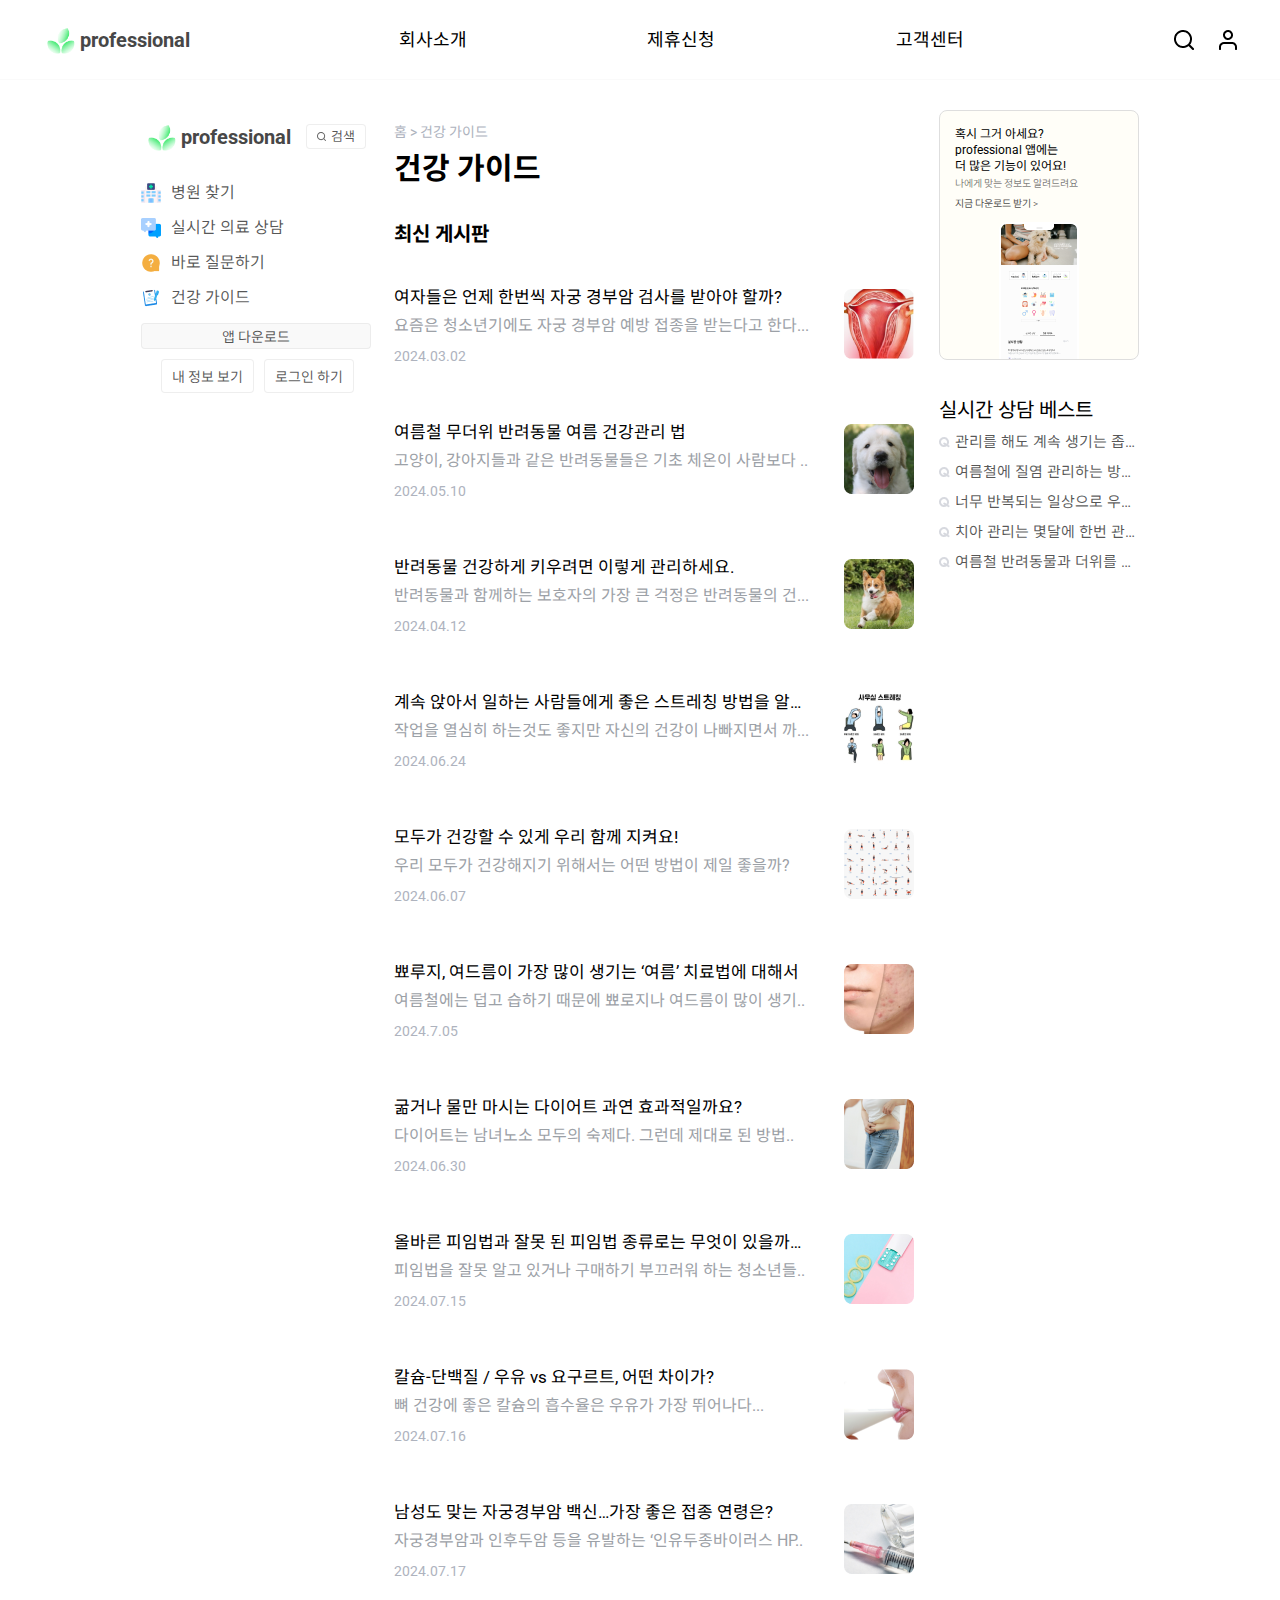
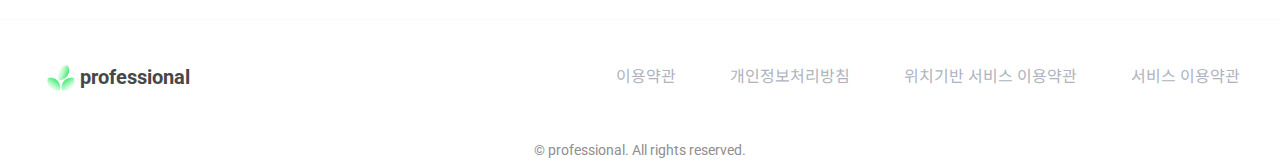
<file: sub/Health_Guide.html>
<!DOCTYPE html>
<html lang="en">
  <head>
    <meta charset="UTF-8" />
    <meta name="viewport" content="width=device-width, initial-scale=1.0" />
    <title>건강 가이드</title>
    <link rel="stylesheet" href="../css/reset.css" />
    <link rel="stylesheet" href="../css/sub/common.css" />
    <link rel="icon" href="../img/favicon.png" />
    <link rel="stylesheet" href="../css/sub/Health_Guide.css" />
    <link rel="stylesheet" href="../css/sub/responsive/sub/rps_Guide.css" />
  </head>
  <body>
    <div class="wrap">
      <header>
        <div class="hader_wrap">
          <!-- 로고 -->
          <h1>
            <a href="/">
              <div></div>
              professional
            </a>
          </h1>
          <!-- 메뉴 -->
          <nav>
            <ul>
              <li>
                <a href="#">회사소개</a>
              </li>
              <li>
                <a href="#">제휴신청</a>
              </li>
              <li>
                <a href="#">고객센터</a>
              </li>
            </ul>
          </nav>
          <!-- 아이콘 -->
          <div class="icon">
            <a href="#"><div class="icon1"></div></a>
            <a href="../sub/login.html"><div class="icon2"></div></a>
          </div>
        </div>
      </header>
      <main>
        <!-- 건강 가이드 섹션 -->
        <section class="Guide_sec">
          <div class="Guide_con">
            <div class="Guide_lefttext">
              <div class="logo_text">
                <!-- 로고 -->
                <h1>
                  <a href="/">
                    <div></div>
                    professional
                  </a>
                </h1>
                <div class="search">
                  <a href="../sub/search_page.html">
                    <div class="icon9"></div>
                    검색
                  </a>
                </div>
              </div>
              <!-- 관련 페이지로 이동하는 a태그들-->
              <div class="move_page">
                <div class="move_pagetext">
                  <a href="/sub/Find_hospital.html"
                    ><div class="icon10"></div>
                    병원 찾기</a
                  >
                </div>
                <div class="move_pagetext">
                  <a href="/sub/medical.html"
                    ><div class="icon11"></div>
                    실시간 의료 상담</a
                  >
                </div>
                <div class="move_pagetext">
                  <a href="/sub/counsel.html"
                    ><div class="icon12"></div>
                    바로 질문하기</a
                  >
                </div>
                <div class="move_pagetext">
                  <a href="/sub/Health_Guide.html"
                    ><div class="icon13"></div>
                    건강 가이드</a
                  >
                </div>
              </div>
              <div class="btn">
                <button type="button">앱 다운로드</button>
              </div>
              <div class="user_info">
                <a href="#">내 정보 보기</a>
                <a href="../sub/login.html">로그인 하기</a>
              </div>
            </div>
            <!-- 가운데 건강 가이드 섹션 -->
            <div class="middle_Guide">
              <div class="top">
                <p>홈 > 건강 가이드</p>
                <div class="Health_Guide">
                  <h3>건강 가이드</h3>
                </div>
              </div>
              <div class="text_gather">
                <h3>최신 게시판</h3>
                <div class="text_gather1">
                  <div class="text1">
                    <div class="text_wrap">
                      <h4>
                        여자들은 언제 한번씩 자궁 경부암 검사를 받아야 할까?
                      </h4>
                      <p>
                        요즘은 청소년기에도 자궁 경부암 예방 접종을 받는다고
                        한다...
                      </p>
                      <div class="date">
                        <p>2024.03.02</p>
                      </div>
                    </div>
                    <div class="img_box">
                      <img src="../img/sec2_img1.png" alt="산부인과" />
                    </div>
                  </div>
                  <div class="text1">
                    <div class="text_wrap">
                      <h4>여름철 무더위 반려동물 여름 건강관리 법</h4>
                      <p>
                        고양이, 강아지들과 같은 반려동물들은 기초 체온이
                        사람보다 ..
                      </p>
                      <div class="date">
                        <p>2024.05.10</p>
                      </div>
                    </div>
                    <div class="img_box">
                      <img src="../img/sec2_img2.png" alt="반려동물" />
                    </div>
                  </div>
                  <div class="text1">
                    <div class="text_wrap">
                      <h4>반려동물 건강하게 키우려면 이렇게 관리하세요.</h4>
                      <p>
                        반려동물과 함께하는 보호자의 가장 큰 걱정은 반려동물의
                        건...
                      </p>
                      <div class="date">
                        <p>2024.04.12</p>
                      </div>
                    </div>
                    <div class="img_box">
                      <img src="../img/sec2_img3.png" alt="반려동물" />
                    </div>
                  </div>
                  <div class="text1">
                    <div class="text_wrap">
                      <h4>
                        계속 앉아서 일하는 사람들에게 좋은 스트레칭 방법을
                        알아보자
                      </h4>
                      <p>
                        작업을 열심히 하는것도 좋지만 자신의 건강이 나빠지면서
                        까...
                      </p>
                      <div class="date">
                        <p>2024.06.24</p>
                      </div>
                    </div>
                    <div class="img_box">
                      <img src="../img/sec2_img4.png" alt="스트레칭" />
                    </div>
                  </div>
                  <div class="text1">
                    <div class="text_wrap">
                      <h4>모두가 건강할 수 있게 우리 함께 지켜요!</h4>
                      <p>
                        우리 모두가 건강해지기 위해서는 어떤 방법이 제일 좋을까?
                      </p>
                      <div class="date">
                        <p>2024.06.07</p>
                      </div>
                    </div>
                    <div class="img_box">
                      <img
                        src="../img/sub1_img/stretching.png"
                        alt="스트레칭1"
                      />
                    </div>
                  </div>
                  <div class="text1">
                    <div class="text_wrap">
                      <h4>
                        뾰루지, 여드름이 가장 많이 생기는 ‘여름’ 치료법에 대해서
                      </h4>
                      <p>
                        여름철에는 덥고 습하기 때문에 뾰로지나 여드름이 많이
                        생기..
                      </p>
                      <div class="date">
                        <p>2024.7.05</p>
                      </div>
                    </div>
                    <div class="img_box">
                      <img src="../img/sub1_img/skin.png" alt="피부" />
                    </div>
                  </div>
                  <div class="text1">
                    <div class="text_wrap">
                      <h4>굶거나 물만 마시는 다이어트 과연 효과적일까요?</h4>
                      <p>
                        다이어트는 남녀노소 모두의 숙제다. 그런데 제대로 된
                        방법..
                      </p>
                      <div class="date">
                        <p>2024.06.30</p>
                      </div>
                    </div>
                    <div class="img_box">
                      <img src="../img/sub1_img/diet.png" alt="다이어트" />
                    </div>
                  </div>
                  <div class="text1">
                    <div class="text_wrap">
                      <h4>
                        올바른 피임법과 잘못 된 피임법 종류로는 무엇이 있을까요?
                      </h4>
                      <p>
                        피임법을 잘못 알고 있거나 구매하기 부끄러워 하는
                        청소년들..
                      </p>
                      <div class="date">
                        <p>2024.07.15</p>
                      </div>
                    </div>
                    <div class="img_box">
                      <img
                        src="../img/sub1_img/contraception.png"
                        alt="피임법"
                      />
                    </div>
                  </div>
                  <div class="text1">
                    <div class="text_wrap">
                      <h4>칼슘-단백질 / 우유 vs 요구르트, 어떤 차이가?</h4>
                      <p>
                        뼈 건강에 좋은 칼슘의 흡수율은 우유가 가장 뛰어나다...
                      </p>
                      <div class="date">
                        <p>2024.07.16</p>
                      </div>
                    </div>
                    <div class="img_box">
                      <img src="../img/sub1_img/milk.png" alt="우유" />
                    </div>
                  </div>
                  <div class="text1">
                    <div class="text_wrap">
                      <h4>
                        남성도 맞는 자궁경부암 백신…가장 좋은 접종 연령은?
                      </h4>
                      <p>
                        자궁경부암과 인후두암 등을 유발하는 ‘인유두종바이러스
                        HP..
                      </p>
                      <div class="date">
                        <p>2024.07.17</p>
                      </div>
                    </div>
                    <div class="img_box">
                      <img
                        src="../img/sub1_img/injection.png"
                        alt="자궁경부암"
                      />
                    </div>
                  </div>
                </div>
              </div>
            </div>
            <!-- 오른쪽 -->
            <div class="right">
              <div class="right_top">
                <h3>
                  혹시 그거 아세요?<br />
                  professional 앱에는<br />
                  더 많은 기능이 있어요!
                </h3>
                <p>나에게 맞는 정보도 알려드려요</p>

                <a href="#">지금 다운로드 받기 ></a>

                <div class="app_img">
                  <div></div>
                </div>
              </div>
              <div class="right_bottom">
                <h3>실시간 상담 베스트</h3>
                <div class="right_bottom1">
                  <div class="icon10"></div>
                  <p>관리를 해도 계속 생기는 좁살 여드름..</p>
                </div>
                <div class="right_bottom1">
                  <div class="icon10"></div>
                  <p>여름철에 질염 관리하는 방법에 대해...</p>
                </div>
                <div class="right_bottom1">
                  <div class="icon10"></div>
                  <p>너무 반복되는 일상으로 우울증 극복...</p>
                </div>
                <div class="right_bottom1">
                  <div class="icon10"></div>
                  <p>치아 관리는 몇달에 한번 관리를 해야..</p>
                </div>
                <div class="right_bottom1">
                  <div class="icon10"></div>
                  <p>여름철 반려동물과 더위를 이기는 방법</p>
                </div>
              </div>
            </div>
          </div>
        </section>
      </main>
      <!-- 풋터 -->
      <footer>
        <div class="foot">
          <!-- 로고 -->
          <h1>
            <a href="/">
              <div></div>
              professional
            </a>
          </h1>
          <!-- 풋터 메뉴 -->
          <div class="foot_manu">
            <a href="#">이용약관</a>

            <a href="#">개인정보처리방침</a>

            <a href="#">위치기반 서비스 이용약관</a>

            <a href="#">서비스 이용약관</a>
          </div>
        </div>
        <div class="bottom_copy">&copy; professional. All rights reserved.</div>
      </footer>
    </div>
  </body>
</html>
</file>
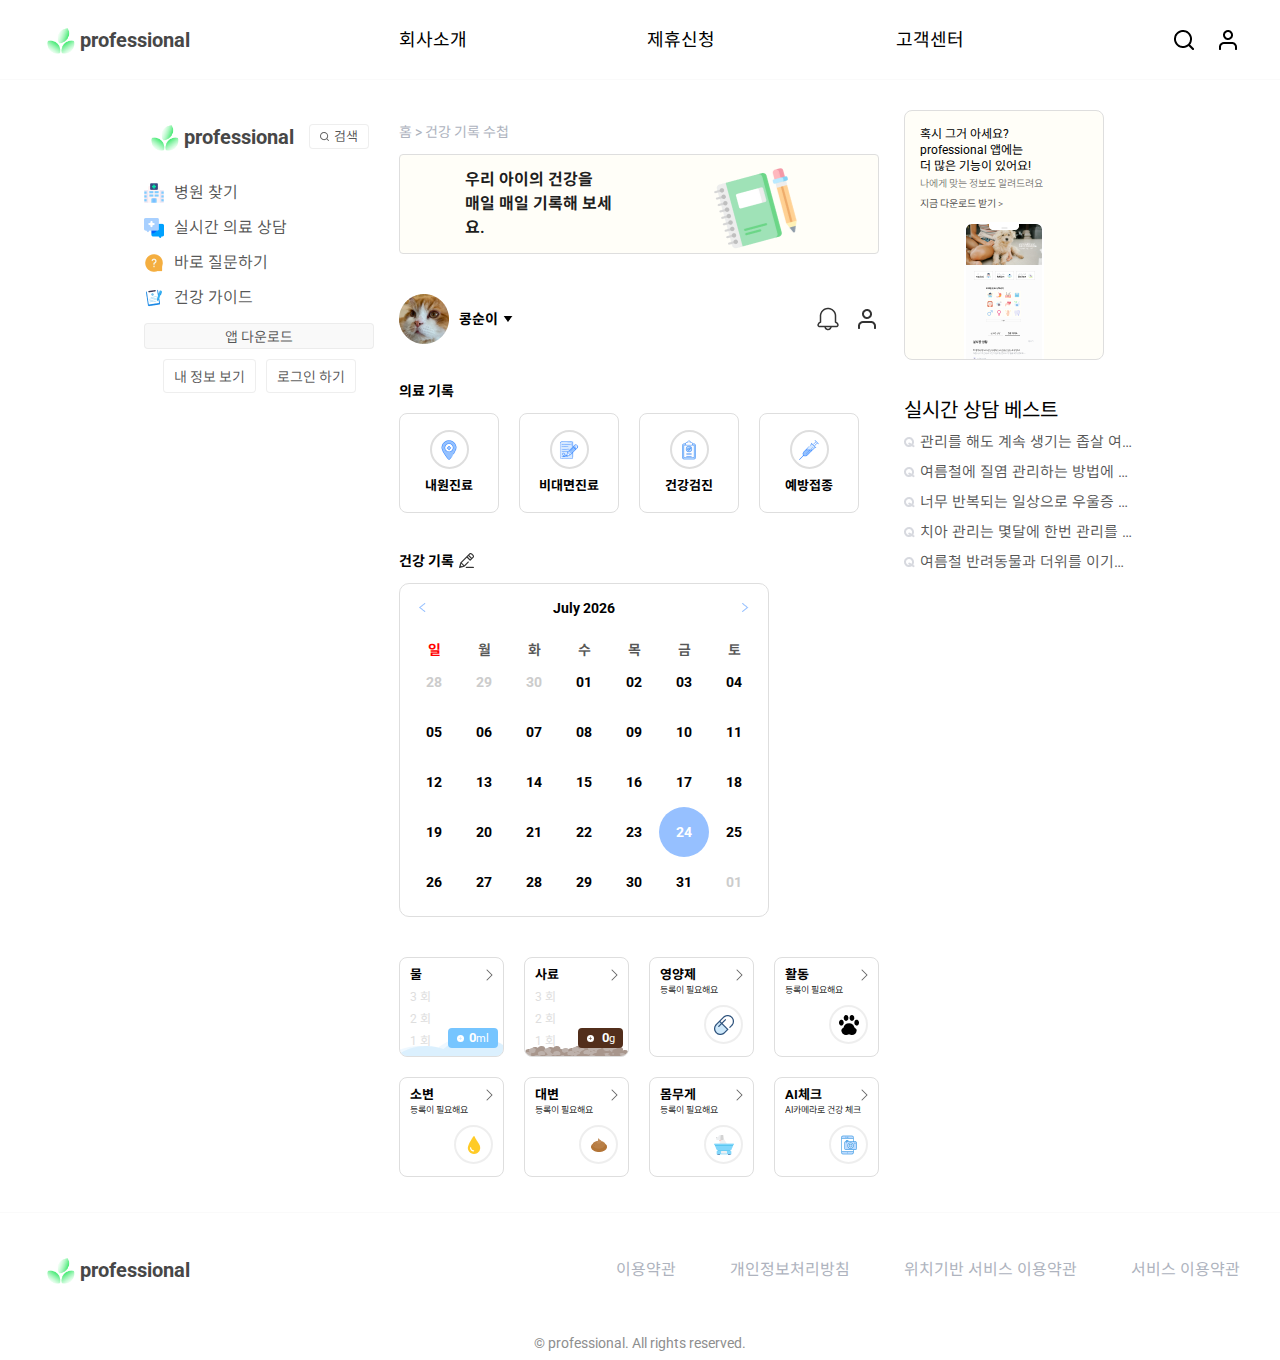
<file: sub/health_note.html>
<!DOCTYPE html>
<html lang="en">
  <head>
    <meta charset="UTF-8" />
    <meta name="viewport" content="width=device-width, initial-scale=1.0" />
    <title>우리 아이의 건강 기록 수첩</title>
    <link rel="stylesheet" href="../css/reset.css" />
    <link rel="stylesheet" href="../css/sub/common.css" />
    <link rel="icon" href="../img/favicon.png" />
    <link rel="stylesheet" href="../css/sub/health_note.css" />
    <link rel="stylesheet" href="../fonts/icomoon/style.css" />
    <link rel="stylesheet" href="../css/sub/rome.css" />
    <link
      rel="stylesheet"
      href="../css/sub/responsive/sub/rps_health_note.css"
    />
  </head>
  <body>
    <div class="wrap">
      <header>
        <div class="hader_wrap">
          <!-- 로고 -->
          <h1>
            <a href="/">
              <div></div>
              professional
            </a>
          </h1>
          <!-- 메뉴 -->
          <nav>
            <ul>
              <li>
                <a href="#">회사소개</a>
              </li>
              <li>
                <a href="#">제휴신청</a>
              </li>
              <li>
                <a href="#">고객센터</a>
              </li>
            </ul>
          </nav>
          <!-- 아이콘 -->
          <div class="icon">
            <a href="#"><div class="icon1"></div></a>
            <a href="../sub/login.html"><div class="icon2"></div></a>
          </div>
        </div>
      </header>
      <!-- 중간 우리아이 건강기록 수첩 섹션 -->
      <section class="healthnote_sec">
        <div class="healthnote_con">
          <div class="healthnote_lefttext">
            <div class="logo_text">
              <!-- 로고 -->
              <h1>
                <a href="/">
                  <div></div>
                  professional
                </a>
              </h1>
              <div class="search">
                <a href="../sub/search_page.html">
                  <div class="icon9"></div>
                  검색
                </a>
              </div>
            </div>
            <!-- 관련 페이지로 이동하는 a태그들-->
            <div class="move_page">
              <div class="move_pagetext">
                <a href="/sub/Find_hospital.html"
                  ><div class="icon10"></div>
                  병원 찾기</a
                >
              </div>
              <div class="move_pagetext">
                <a href="/sub/medical.html"
                  ><div class="icon11"></div>
                  실시간 의료 상담</a
                >
              </div>
              <div class="move_pagetext">
                <a href="/sub/counsel.html"
                  ><div class="icon12"></div>
                  바로 질문하기</a
                >
              </div>
              <div class="move_pagetext">
                <a href="/sub/Health_Guide.html"
                  ><div class="icon13"></div>
                  건강 가이드</a
                >
              </div>
              <div class="btn">
                <button type="button">앱 다운로드</button>
              </div>
              <div class="user_info">
                <a href="#">내 정보 보기</a>
                <a href="../sub/login.html">로그인 하기</a>
              </div>
            </div>
          </div>
          <!-- 중간 우리아이 건강기록 수첩 섹션 -->
          <div class="middle_healthnote">
            <div class="top">
              <p>홈 > 건강 기록 수첩</p>
            </div>
            <!-- 홍보 배너 -->
            <div class="health_record_banner">
              <h2>
                우리 아이의 건강을<br />
                매일 매일 기록해 보세요.
              </h2>
              <div class="note_icon"></div>
            </div>
            <!-- 나의 반려동물 프로필 부분 -->
            <div class="profile_box">
              <div class="profile_img_set">
                <div class="pet_img"></div>
                <div class="nicname_set">
                  <h3>콩순이</h3>
                  <div class="Add_pet"></div>
                </div>
              </div>
              <!-- 오른쪽 아이콘 -->
              <div class="alarm_Setting_icons">
                <div class="alarm_icon"></div>
                <div class="Setting_icon"></div>
              </div>
            </div>
            <!-- 의료 기록 박스 구간 -->
            <div class="medical_note">
              <h3>의료 기록</h3>
              <div class="medicalrecords_boxs">
                <div class="medicalrecords_box">
                  <div class="circle_box">
                    <div class="visit_icon"></div>
                  </div>
                  <p>내원진료</p>
                </div>
                <div class="medicalrecords_box">
                  <div class="circle_box">
                    <div class="Non_face_icon"></div>
                  </div>
                  <p>비대면진료</p>
                </div>
                <div class="medicalrecords_box">
                  <div class="circle_box">
                    <div class="health_checkup_icon"></div>
                  </div>
                  <p>건강검진</p>
                </div>
                <div class="medicalrecords_box">
                  <div class="circle_box">
                    <div class="prevention_icon"></div>
                  </div>
                  <p>예방접종</p>
                </div>
              </div>
            </div>
            <!-- 달력 구간 -->
            <div class="calendar">
              <div class="calendar_txt_icon_set">
                <h3>건강 기록</h3>
                <div class="pencil_icon"></div>
              </div>
              <div class="days_dates">
                <!-- 부트스트랩 달력 -->
                <form action="#" class="row">
                  <div class="col-md-12">
                    <div id="inline_cal"></div>
                  </div>
                </form>
              </div>
            </div>

            <!-- 반려동물  건강 기록 박스 구간 -->
            <div class="record_boxs">
              <!-- 1 -->
              <div class="record_box">
                <div class="recordbox_top_text">
                  <h3>물</h3>
                  <img
                    src="../img/health_note_img/movebutton.png"
                    alt="화살표"
                  />
                </div>
                <div class="number">
                  <p>3 회</p>
                  <p>2 회</p>
                  <p>1 회</p>
                </div>

                <div class="blue_box">
                  <div class="plusbutton_text_set">
                    <div class="plus_button">
                      <div class="plus_icon1"></div>
                    </div>
                    <p><span class="up_num">0</span><span>ml</span></p>
                  </div>
                </div>

                <div class="water_bg"></div>
              </div>

              <!-- 2 -->
              <div class="record_box">
                <div class="recordbox_top_text">
                  <h3>사료</h3>
                  <img
                    src="../img/health_note_img/movebutton.png"
                    alt="화살표"
                  />
                </div>
                <div class="number">
                  <p>3 회</p>
                  <p>2 회</p>
                  <p>1 회</p>
                </div>
                <div class="brown_box">
                  <div class="plusbutton_text_set">
                    <div class="plus_button">
                      <div class="plus_icon2"></div>
                    </div>
                    <p><span class="up_num2">0</span><span>g</span></p>
                  </div>
                </div>
                <div class="feedstuff_bg"></div>
              </div>

              <!-- 3 -->
              <div class="record_box">
                <div class="recordbox_top_text">
                  <h3>영양제</h3>
                  <img
                    src="../img/health_note_img/movebutton.png"
                    alt="화살표"
                  />
                </div>
                <p class="registration">등록이 필요해요</p>
                <div class="nutritional_supplements_iconbox">
                  <div class="nutritional_supplements_icon"></div>
                </div>
              </div>

              <!-- 4 -->
              <div class="record_box">
                <div class="recordbox_top_text">
                  <h3>활동</h3>
                  <img
                    src="../img/health_note_img/movebutton.png"
                    alt="화살표"
                  />
                </div>
                <p class="registration">등록이 필요해요</p>
                <div class="foot_iconbox">
                  <div class="foot_icon"></div>
                </div>
              </div>

              <!-- 5 -->
              <div class="record_box">
                <div class="recordbox_top_text">
                  <h3>소변</h3>
                  <img
                    src="../img/health_note_img/movebutton.png"
                    alt="화살표"
                  />
                </div>
                <p class="registration">등록이 필요해요</p>
                <div class="piss_iconbox">
                  <div class="piss_icon"></div>
                </div>
              </div>

              <!-- 6 -->
              <div class="record_box">
                <div class="recordbox_top_text">
                  <h3>대변</h3>
                  <img
                    src="../img/health_note_img/movebutton.png"
                    alt="화살표"
                  />
                </div>
                <p class="registration">등록이 필요해요</p>
                <div class="poop_iconbox">
                  <div class="poop_icon"></div>
                </div>
              </div>

              <!-- 7 -->
              <div class="record_box">
                <div class="recordbox_top_text">
                  <h3>몸무게</h3>
                  <img
                    src="../img/health_note_img/movebutton.png"
                    alt="화살표"
                  />
                </div>
                <p class="registration">등록이 필요해요</p>
                <div class="weight_iconbox">
                  <div class="weight_icon"></div>
                </div>
              </div>

              <!-- 8 -->
              <div class="record_box">
                <div class="recordbox_top_text">
                  <h3>AI체크</h3>
                  <img
                    src="../img/health_note_img/movebutton.png"
                    alt="화살표"
                  />
                </div>
                <p class="ai_txt">AI카메라로 건강 체크</p>
                <div class="ai_iconbox">
                  <div class="ai_icon"></div>
                </div>
              </div>
            </div>
          </div>
          <!-- 오른쪽 -->
          <div class="right">
            <div class="right_top">
              <h3>
                혹시 그거 아세요?<br />
                professional 앱에는<br />
                더 많은 기능이 있어요!
              </h3>
              <p>나에게 맞는 정보도 알려드려요</p>

              <a href="#">지금 다운로드 받기 ></a>

              <div class="app_img">
                <div></div>
              </div>
            </div>
            <div class="right_bottom">
              <h3>실시간 상담 베스트</h3>
              <div class="right_bottom1">
                <div class="icon10"></div>
                <p>관리를 해도 계속 생기는 좁살 여드름..</p>
              </div>
              <div class="right_bottom1">
                <div class="icon10"></div>
                <p>여름철에 질염 관리하는 방법에 대해...</p>
              </div>
              <div class="right_bottom1">
                <div class="icon10"></div>
                <p>너무 반복되는 일상으로 우울증 극복...</p>
              </div>
              <div class="right_bottom1">
                <div class="icon10"></div>
                <p>치아 관리는 몇달에 한번 관리를 해야..</p>
              </div>
              <div class="right_bottom1">
                <div class="icon10"></div>
                <p>여름철 반려동물과 더위를 이기는 방법</p>
              </div>
            </div>
          </div>
        </div>
      </section>
      <!-- 풋터 -->
      <footer>
        <div class="foot">
          <!-- 로고 -->
          <h1>
            <a href="/">
              <div></div>
              professional
            </a>
          </h1>
          <!-- 풋터 메뉴 -->
          <div class="foot_manu">
            <a href="#">이용약관</a>

            <a href="#">개인정보처리방침</a>

            <a href="#">위치기반 서비스 이용약관</a>

            <a href="#">서비스 이용약관</a>
          </div>
        </div>
        <div class="bottom_copy">&copy; professional. All rights reserved.</div>
      </footer>
    </div>
    <!-- 부트스트랩 달력 -->
    <script src="../js/sub/jquery-3.3.1.min.js"></script>
    <script src="../js/sub/popper.min.js"></script>
    <script src="../js/sub/bootstrap.min.js"></script>
    <script src="../js/sub/rome.js"></script>
    <!-- 건강 기록 박스 -->
    <script src="../js/sub/health_note.js"></script>
  </body>
</html>
</file>
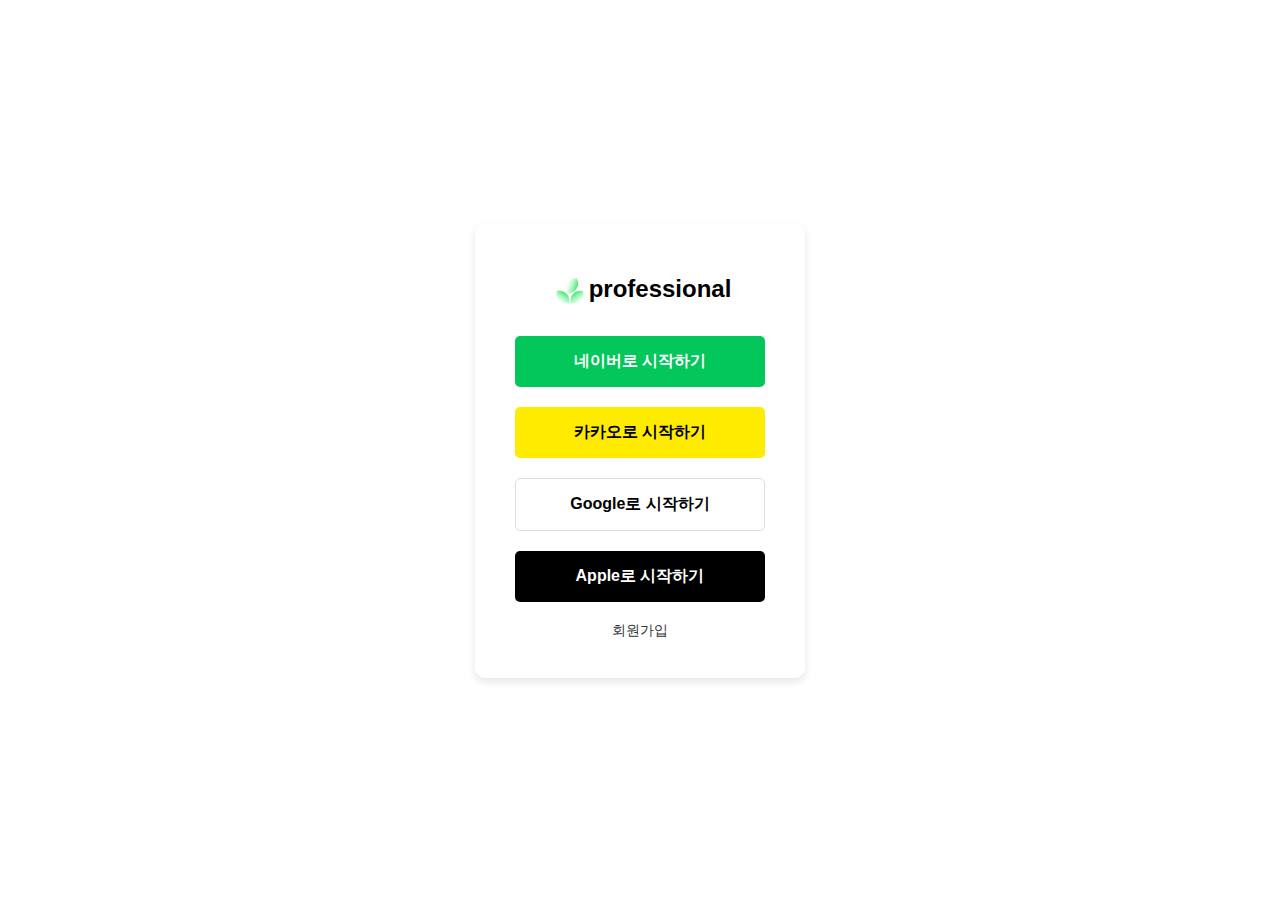
<file: sub/login.html>
<!DOCTYPE html>
<html lang="en">
  <head>
    <meta charset="UTF-8" />
    <meta name="viewport" content="width=device-width, initial-scale=1.0" />
    <title>로그인 창</title>
    <link rel="stylesheet" href="../css/reset.css" />
    <link rel="icon" href="../img/favicon.png" />
    <link rel="stylesheet" href="../css/sub/login.css" />
  </head>
  <body>
    <div class="login-container">
      <h1>
        <a href="/">
          <div></div>
          professional
        </a>
      </h1>
      <button
        class="login-btn naver"
        onclick="location.href='https://nid.naver.com/nidlogin.login'"
      >
        네이버로 시작하기
      </button>
      <button
        class="login-btn kakao"
        onclick="location.href='https://accounts.kakao.com/login'"
      >
        카카오로 시작하기
      </button>
      <button
        class="login-btn google"
        onclick="location.href='https://accounts.google.com/'"
      >
        Google로 시작하기
      </button>
      <button
        class="login-btn apple"
        onclick="location.href='https://appleid.apple.com/'"
      >
        Apple로 시작하기
      </button>

      <a href="../sub/login.html" class="signup-btn">회원가입</a>
    </div>
  </body>
</html>
</file>
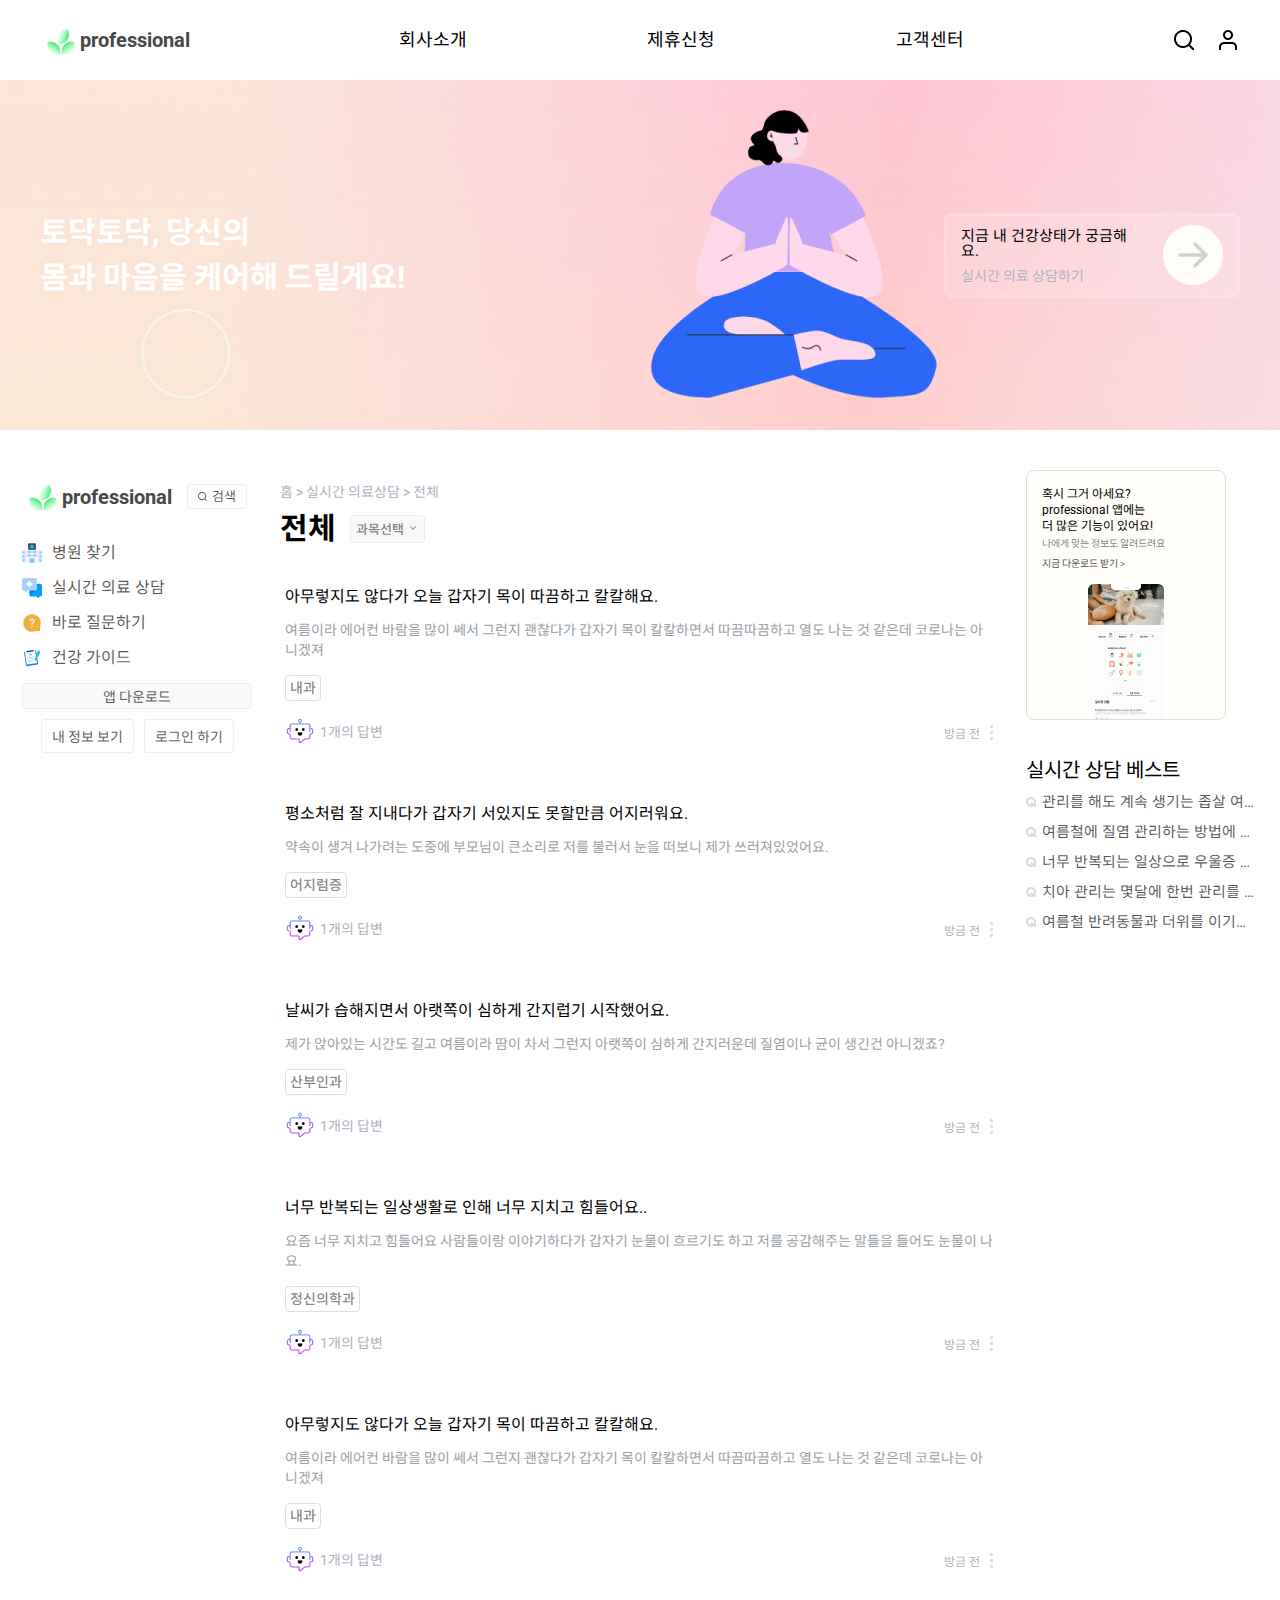
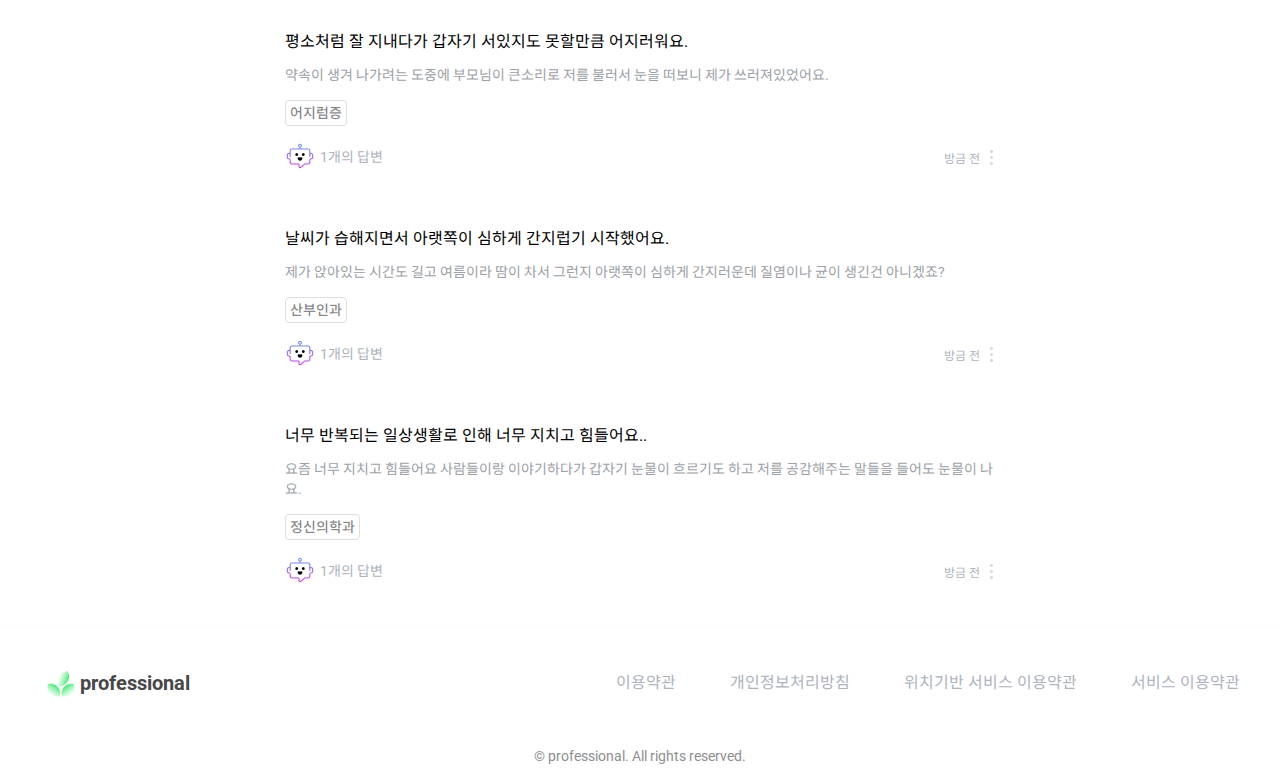
<file: sub/medical.html>
<!DOCTYPE html>
<html lang="en">
  <head>
    <meta charset="UTF-8" />
    <meta name="viewport" content="width=device-width, initial-scale=1.0" />
    <title>실시간 의료 상담</title>
    <link rel="stylesheet" href="../css/reset.css" />
    <link rel="stylesheet" href="../css/sub/common.css" />
    <link rel="icon" href="../img/favicon.png" />
    <link rel="stylesheet" href="../css/sub/medical.css" />
    <link rel="stylesheet" href="../css/sub/responsive/sub/rps_medical.css" />
  </head>
  <body>
    <div id="wrap">
      <header>
        <div class="hader_wrap">
          <!-- 로고 -->
          <h1>
            <a href="/">
              <div></div>
              professional
            </a>
          </h1>
          <!-- 메뉴 -->
          <nav>
            <ul>
              <li>
                <a href="#">회사소개</a>
              </li>
              <li>
                <a href="#">제휴신청</a>
              </li>
              <li>
                <a href="#">고객센터</a>
              </li>
            </ul>
          </nav>
          <!-- 아이콘 -->
          <div class="icon">
            <a href="#"><div class="icon1"></div></a>
            <a href="../sub/login.html"><div class="icon2"></div></a>
          </div>
        </div>
      </header>
      <!-- 서브 페이지 배너 -->
      <main>
        <section class="sub_banner">
          <div class="sub_title">
            <div class="sub_title1">
              <h2>
                토닥토닥, 당신의<br />
                몸과 마음을 케어해 드릴게요!
              </h2>
            </div>
            <div class="sub_img">
              <div class="sub_img1">
                <img src="/img/sub1_img/sub_bannerimg.png" alt="사람" />
              </div>
              <div class="left_btn">
                <a href="../sub/counsel.html">
                  <div class="left_text">
                    <h3>지금 내 건강상태가 궁금해요.</h3>
                    <p>실시간 의료 상담하기</p>
                  </div>
                  <div class="left_btnimg">
                    <img
                      src="/img/sub1_img/sub_bannerbutton.png"
                      alt="이동 버튼"
                    />
                  </div>
                </a>
              </div>
            </div>
          </div>
        </section>
        <!-- 실시간 상담 섹션 -->
        <section class="middle_sec">
          <div class="middle_con">
            <div class="middle_lefttext">
              <div class="logo_text">
                <!-- 로고 -->
                <h1>
                  <a href="/">
                    <div></div>
                    professional
                  </a>
                </h1>
                <div class="search">
                  <a href="../sub/search_page.html">
                    <div class="icon9"></div>
                    검색
                  </a>
                </div>
              </div>
              <!-- 관련 페이지로 이동하는 a태그들-->
              <div class="move_page">
                <div class="move_pagetext">
                  <a href="/sub/Find_hospital.html"
                    ><div class="icon10"></div>
                    병원 찾기</a
                  >
                </div>
                <div class="move_pagetext">
                  <a href="/sub/counsel.html"
                    ><div class="icon11"></div>
                    실시간 의료 상담</a
                  >
                </div>
                <div class="move_pagetext">
                  <a href="/sub/counsel.html"
                    ><div class="icon12"></div>
                    바로 질문하기</a
                  >
                </div>
                <div class="move_pagetext">
                  <a href="/sub/Health_Guide.html"
                    ><div class="icon13"></div>
                    건강 가이드</a
                  >
                </div>
              </div>
              <div class="btn">
                <button type="button">앱 다운로드</button>
              </div>
              <div class="user_info">
                <a href="#">내 정보 보기</a>
                <a href="../sub/login.html">로그인 하기</a>
              </div>
            </div>
            <!-- 가운데 질문 모음 -->
            <div class="middle_question">
              <div class="top">
                <p>홈 > 실시간 의료상담 > 전체</p>
                <div class="all">
                  <h3>전체</h3>
                  <div class="sel">
                    <nav>
                      <ul>
                        <li class="subject">
                          과목선택
                          <svg
                            width="12"
                            height="12"
                            viewBox="0 0 16 16"
                            fill="none"
                            xmlns="http://www.w3.org/2000/svg"
                          >
                            <path
                              d="M11.3594 5.40002L8.03125 8.8219L4.70312 5.40002L3.75 6.3219L8.03125 10.7281L12.3125 6.3219L11.3594 5.40002Z"
                              fill="#8D9297"
                            ></path>
                          </svg>
                          <div class="change"></div>
                          <!-- 2차 메뉴 -->
                          <ul class="submenu">
                            <img
                              src="../img/search_page.img/X_big_icon.png"
                              alt="X"
                              class="close_icon"
                              id="close_icon"
                            />
                            <h2>과목</h2>
                            <li>
                              <div class="hospital">
                                <a href="#">내과</a>
                                <p>감기, 편도염, 소화기, 호흡기 등</p>
                              </div>
                              <div class="icon14"></div>
                            </li>
                            <li>
                              <div class="hospital">
                                <a href="#">피부과</a>
                                <p>여드름, 화상, 흉터 상처 등</p>
                              </div>
                              <div class="icon15"></div>
                            </li>
                            <li>
                              <div class="hospital">
                                <a href="#">이비인후과</a>
                                <p>비염, 이명, 등</p>
                              </div>
                              <div class="icon16"></div>
                            </li>
                            <li>
                              <div class="hospital">
                                <a href="#">안과</a>
                                <p>결막염, 눈병, 안구건조증 등</p>
                              </div>
                              <div class="icon17"></div>
                            </li>
                            <li>
                              <div class="hospital">
                                <a href="#">가정의학과</a>
                                <p>건강검진, 예방, 기타 질환 등</p>
                              </div>
                              <div class="icon18"></div>
                            </li>
                            <li>
                              <div class="hospital">
                                <a href="#">소아과</a>
                                <p>감기, 발열, 소화기, 호흡기 등</p>
                              </div>
                              <div class="icon19"></div>
                            </li>
                            <li>
                              <div class="hospital">
                                <a href="#">정형외과</a>
                                <p>관절염, 연골파열, 골절, 척추 등</p>
                              </div>
                              <div class="icon20"></div>
                            </li>
                            <li>
                              <div class="hospital">
                                <a href="#">비뇨기과</a>
                                <p>남성질환, 방광염 등</p>
                              </div>
                              <div class="icon21"></div>
                            </li>
                            <li>
                              <div class="hospital">
                                <a href="#">기타</a>
                                <p>반려동물</p>
                              </div>
                              <div class="icon22"></div>
                            </li>
                          </ul>
                        </li>
                      </ul>
                    </nav>
                  </div>
                </div>
              </div>
              <div class="text_gather">
                <div class="text">
                  <h4>아무렇지도 않다가 오늘 갑자기 목이 따끔하고 칼칼해요.</h4>
                  <p>
                    여름이라 에어컨 바람을 많이 쎄서 그런지 괜찮다가 갑자기
                    목이<br class="onlyPC" />
                    칼칼하면서 따끔따끔하고 열도 나는 것 같은데 코로나는
                    아니겠져
                  </p>
                  <span>내과</span>
                  <div class="icons_set">
                    <div class="icon_text">
                      <div class="icon7"></div>
                      <p>1개의 답변</p>
                    </div>
                    <div class="Just_before">
                      <p>방금 전</p>
                      <div class="circle"></div>
                    </div>
                  </div>
                </div>
                <div class="text">
                  <h4>
                    평소처럼 잘 지내다가 갑자기 서있지도 못할만큼 어지러워요.
                  </h4>
                  <p>
                    약속이 생겨 나가려는 도중에 부모님이 큰소리로 저를 불러서
                    <br class="onlyPC" />
                    눈을 떠보니 제가 쓰러져있었어요.
                  </p>
                  <span>어지럼증</span>
                  <div class="icons_set">
                    <div class="icon_text">
                      <div class="icon7"></div>
                      <p>1개의 답변</p>
                    </div>
                    <div class="Just_before">
                      <p>방금 전</p>
                      <div class="circle"></div>
                    </div>
                  </div>
                </div>
                <div class="text">
                  <h4>
                    날씨가 습해지면서 아랫쪽이 심하게 간지럽기 시작했어요.
                  </h4>
                  <p>
                    제가 앉아있는 시간도 길고 여름이라 땀이 차서 그런지
                    아랫쪽이<br class="onlyPC" />
                    심하게 간지러운데 질염이나 균이 생긴건 아니겠죠?
                  </p>
                  <span>산부인과</span>
                  <div class="icons_set">
                    <div class="icon_text">
                      <div class="icon7"></div>
                      <p>1개의 답변</p>
                    </div>
                    <div class="Just_before">
                      <p>방금 전</p>
                      <div class="circle"></div>
                    </div>
                  </div>
                </div>
                <div class="text">
                  <h4>너무 반복되는 일상생활로 인해 너무 지치고 힘들어요..</h4>
                  <p>
                    요즘 너무 지치고 힘들어요 사람들이랑 이야기하다가 갑자기<br
                      class="onlyPC"
                    />
                    눈물이 흐르기도 하고 저를 공감해주는 말들을 들어도 눈물이
                    나요.
                  </p>
                  <span>정신의학과</span>
                  <div class="icons_set">
                    <div class="icon_text">
                      <div class="icon7"></div>
                      <p>1개의 답변</p>
                    </div>
                    <div class="Just_before">
                      <p>방금 전</p>
                      <div class="circle"></div>
                    </div>
                  </div>
                </div>
                <div class="text">
                  <h4>아무렇지도 않다가 오늘 갑자기 목이 따끔하고 칼칼해요.</h4>
                  <p>
                    여름이라 에어컨 바람을 많이 쎄서 그런지 괜찮다가 갑자기
                    목이<br class="onlyPC" />
                    칼칼하면서 따끔따끔하고 열도 나는 것 같은데 코로나는
                    아니겠져
                  </p>
                  <span>내과</span>
                  <div class="icons_set">
                    <div class="icon_text">
                      <div class="icon7"></div>
                      <p>1개의 답변</p>
                    </div>
                    <div class="Just_before">
                      <p>방금 전</p>
                      <div class="circle"></div>
                    </div>
                  </div>
                </div>
                <div class="text">
                  <h4>
                    평소처럼 잘 지내다가 갑자기 서있지도 못할만큼 어지러워요.
                  </h4>
                  <p>
                    약속이 생겨 나가려는 도중에 부모님이 큰소리로 저를 불러서
                    <br class="onlyPC" />
                    눈을 떠보니 제가 쓰러져있었어요.
                  </p>
                  <span>어지럼증</span>
                  <div class="icons_set">
                    <div class="icon_text">
                      <div class="icon7"></div>
                      <p>1개의 답변</p>
                    </div>
                    <div class="Just_before">
                      <p>방금 전</p>
                      <div class="circle"></div>
                    </div>
                  </div>
                </div>
                <div class="text">
                  <h4>
                    날씨가 습해지면서 아랫쪽이 심하게 간지럽기 시작했어요.
                  </h4>
                  <p>
                    제가 앉아있는 시간도 길고 여름이라 땀이 차서 그런지
                    아랫쪽이<br class="onlyPC" />
                    심하게 간지러운데 질염이나 균이 생긴건 아니겠죠?
                  </p>
                  <span>산부인과</span>
                  <div class="icons_set">
                    <div class="icon_text">
                      <div class="icon7"></div>
                      <p>1개의 답변</p>
                    </div>
                    <div class="Just_before">
                      <p>방금 전</p>
                      <div class="circle"></div>
                    </div>
                  </div>
                </div>
                <div class="text">
                  <h4>너무 반복되는 일상생활로 인해 너무 지치고 힘들어요..</h4>
                  <p>
                    요즘 너무 지치고 힘들어요 사람들이랑 이야기하다가 갑자기<br
                      class="onlyPC"
                    />
                    눈물이 흐르기도 하고 저를 공감해주는 말들을 들어도 눈물이
                    나요.
                  </p>
                  <span>정신의학과</span>
                  <div class="icons_set">
                    <div class="icon_text">
                      <div class="icon7"></div>
                      <p>1개의 답변</p>
                    </div>
                    <div class="Just_before">
                      <p>방금 전</p>
                      <div class="circle"></div>
                    </div>
                  </div>
                </div>
              </div>
            </div>
            <!-- 오른쪽 -->
            <div class="right">
              <div class="right_top">
                <h3>
                  혹시 그거 아세요?<br />
                  professional 앱에는<br />
                  더 많은 기능이 있어요!
                </h3>
                <p>나에게 맞는 정보도 알려드려요</p>

                <a href="#">지금 다운로드 받기 ></a>

                <div class="app_img">
                  <div></div>
                </div>
              </div>
              <div class="right_bottom">
                <h3>실시간 상담 베스트</h3>
                <div class="right_bottom1">
                  <div class="icon10"></div>
                  <p>관리를 해도 계속 생기는 좁살 여드름..</p>
                </div>
                <div class="right_bottom1">
                  <div class="icon10"></div>
                  <p>여름철에 질염 관리하는 방법에 대해...</p>
                </div>
                <div class="right_bottom1">
                  <div class="icon10"></div>
                  <p>너무 반복되는 일상으로 우울증 극복...</p>
                </div>
                <div class="right_bottom1">
                  <div class="icon10"></div>
                  <p>치아 관리는 몇달에 한번 관리를 해야..</p>
                </div>
                <div class="right_bottom1">
                  <div class="icon10"></div>
                  <p>여름철 반려동물과 더위를 이기는 방법</p>
                </div>
              </div>
            </div>
          </div>
        </section>
      </main>
      <!-- 풋터 -->
      <footer>
        <div class="foot">
          <!-- 로고 -->
          <h1>
            <a href="/">
              <div></div>
              professional
            </a>
          </h1>
          <!-- 풋터 메뉴 -->
          <div class="foot_manu">
            <a href="#">이용약관</a>

            <a href="#">개인정보처리방침</a>

            <a href="#">위치기반 서비스 이용약관</a>

            <a href="#">서비스 이용약관</a>
          </div>
        </div>
        <div class="bottom_copy">&copy; professional. All rights reserved.</div>
      </footer>
    </div>
    <script src="../js/sub/medical.js"></script>
  </body>
</html>
</file>
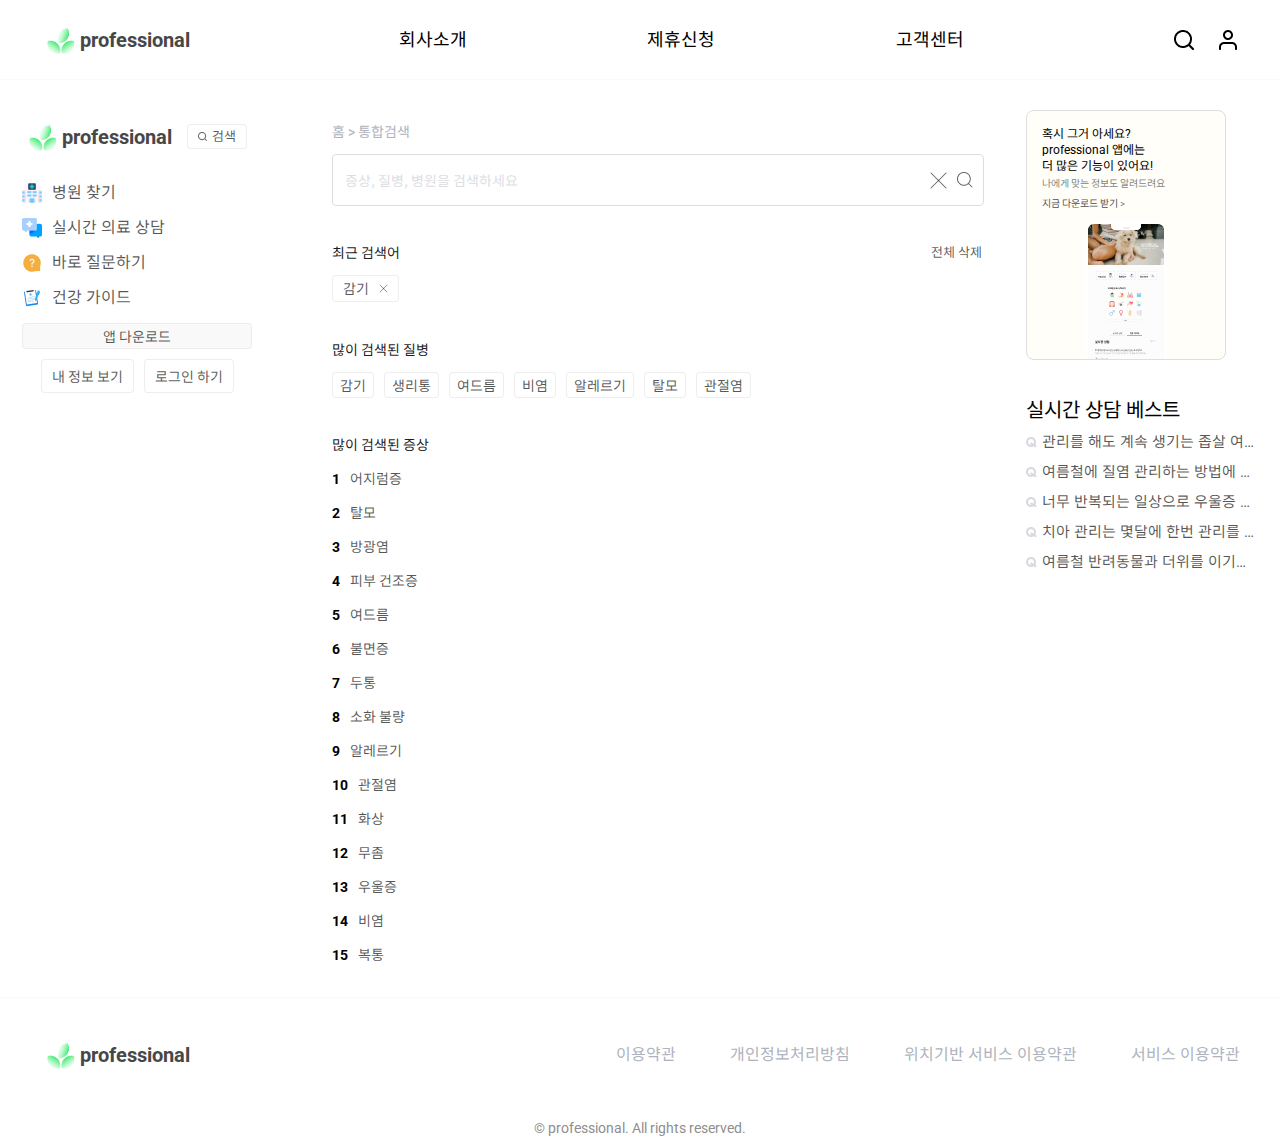
<file: sub/search_page.html>
<!DOCTYPE html>
<html lang="en">
  <head>
    <meta charset="UTF-8" />
    <meta name="viewport" content="width=device-width, initial-scale=1.0" />
    <title>통합 검색</title>
    <link rel="stylesheet" href="../css/reset.css" />
    <link rel="stylesheet" href="../css/sub/common.css" />
    <link rel="icon" href="../img/favicon.png" />
    <link rel="stylesheet" href="../css/sub/search_page.css" />
    <link
      rel="stylesheet"
      href="../css/sub/responsive/sub/rps_search_page.css"
    />
  </head>
  <body>
    <div class="wrap">
      <header>
        <div class="hader_wrap">
          <!-- 로고 -->
          <h1>
            <a href="/">
              <div></div>
              professional
            </a>
          </h1>
          <!-- 메뉴 -->
          <nav>
            <ul>
              <li>
                <a href="#">회사소개</a>
              </li>
              <li>
                <a href="#">제휴신청</a>
              </li>
              <li>
                <a href="#">고객센터</a>
              </li>
            </ul>
          </nav>
          <!-- 아이콘 -->
          <div class="icon">
            <a href="#"><div class="icon1"></div></a>
            <a href="../sub/login.html"><div class="icon2"></div></a>
          </div>
        </div>
      </header>
      <!-- 중간 통합 검색창 섹션 -->
      <section class="search_sec">
        <div class="search_con">
          <div class="searchpage_lefttext">
            <div class="logo_text">
              <!-- 로고 -->
              <h1>
                <a href="/">
                  <div></div>
                  professional
                </a>
              </h1>
              <div class="search">
                <a href="../sub/search_page.html">
                  <div class="icon9"></div>
                  검색
                </a>
              </div>
            </div>
            <!-- 관련 페이지로 이동하는 a태그들-->
            <div class="move_page">
              <div class="move_pagetext">
                <a href="/sub/Find_hospital.html"
                  ><div class="icon10"></div>
                  병원 찾기</a
                >
              </div>
              <div class="move_pagetext">
                <a href="/sub/medical.html"
                  ><div class="icon11"></div>
                  실시간 의료 상담</a
                >
              </div>
              <div class="move_pagetext">
                <a href="/sub/counsel.html"
                  ><div class="icon12"></div>
                  바로 질문하기</a
                >
              </div>
              <div class="move_pagetext">
                <a href="/sub/Health_Guide.html"
                  ><div class="icon13"></div>
                  건강 가이드</a
                >
              </div>
              <div class="btn">
                <button type="button">앱 다운로드</button>
              </div>
              <div class="user_info">
                <a href="#">내 정보 보기</a>
                <a href="../sub/login.html">로그인 하기</a>
              </div>
            </div>
          </div>
          <!-- 중간 검색창 섹션-->
          <div class="middle_searchbox">
            <div class="top">
              <p>홈 > 통합검색</p>
            </div>
            <!-- 검색창 박스 -->
            <div class="searchbox">
              <form action="." method="post">
                <input
                  type="text"
                  name="searchword"
                  id="searchword"
                  placeholder="증상, 질병, 병원을 검색하세요"
                  spellcheck="false"
                />
                <div class="searchbox_icons">
                  <img
                    src="../img/search_page.img/X_big_icon.png"
                    alt="X"
                    class="X_icon"
                    id="x_icon"
                    onclick="deleteWord()"
                  />
                  <img
                    src="../img/search_page.img/searchbar.png"
                    alt="검색바"
                    class="search"
                    onclick="appendKeyword()"
                  />
                </div>
              </form>
            </div>
            <!-- 최근 검색어 -->
            <div class="new_searchterm">
              <div class="new_searchterm_toptext">
                <h3>최근 검색어</h3>
                <h4 class="all_delet">전체 삭제</h4>
              </div>
              <div class="searchterm_undertext">
                <div class="my_searchtermbox">
                  <p>감기</p>
                  <img
                    src="../img/search_page.img/x_small_icon.png"
                    alt="x"
                    class="close_keyword"
                  />
                </div>
              </div>
            </div>
            <!-- 많이 검색 된 질병 -->
            <div class="pain_searchterm">
              <h3>많이 검색된 질병</h3>
              <div class="pain_searchterm_box">
                <span>감기</span>
                <span>생리통</span>
                <span>여드름</span>
                <span>비염</span>
                <span>알레르기</span>
                <span>탈모</span>
                <span>관절염</span>
              </div>
            </div>
            <!-- 많이 검색된 증상 -->
            <div class="symptoms_searchterm">
              <h3>많이 검색된 증상</h3>
              <div class="symptoms_searchterm_order">
                <div class="oder_text">
                  <span>1</span>
                  <p>어지럼증</p>
                </div>
                <div class="oder_text">
                  <span>2</span>
                  <p>탈모</p>
                </div>
                <div class="oder_text">
                  <span>3</span>
                  <p>방광염</p>
                </div>
                <div class="oder_text">
                  <span>4</span>
                  <p>피부 건조증</p>
                </div>
                <div class="oder_text">
                  <span>5</span>
                  <p>여드름</p>
                </div>
                <div class="oder_text">
                  <span>6</span>
                  <p>불면증</p>
                </div>
                <div class="oder_text">
                  <span>7</span>
                  <p>두통</p>
                </div>
                <div class="oder_text">
                  <span>8</span>
                  <p>소화 불량</p>
                </div>
                <div class="oder_text">
                  <span>9</span>
                  <p>알레르기</p>
                </div>
                <div class="oder_text">
                  <span>10</span>
                  <p>관절염</p>
                </div>
                <div class="oder_text">
                  <span>11</span>
                  <p>화상</p>
                </div>
                <div class="oder_text">
                  <span>12</span>
                  <p>무좀</p>
                </div>
                <div class="oder_text">
                  <span>13</span>
                  <p>우울증</p>
                </div>
                <div class="oder_text">
                  <span>14</span>
                  <p>비염</p>
                </div>
                <div class="oder_text">
                  <span>15</span>
                  <p>복통</p>
                </div>
              </div>
            </div>
          </div>
          <!-- 오른쪽 -->
          <div class="right">
            <div class="right_top">
              <h3>
                혹시 그거 아세요?<br />
                professional 앱에는<br />
                더 많은 기능이 있어요!
              </h3>
              <p>나에게 맞는 정보도 알려드려요</p>

              <a href="#">지금 다운로드 받기 ></a>

              <div class="app_img">
                <div></div>
              </div>
            </div>
            <div class="right_bottom">
              <h3>실시간 상담 베스트</h3>
              <div class="right_bottom1">
                <div class="icon10"></div>
                <p>관리를 해도 계속 생기는 좁살 여드름..</p>
              </div>
              <div class="right_bottom1">
                <div class="icon10"></div>
                <p>여름철에 질염 관리하는 방법에 대해...</p>
              </div>
              <div class="right_bottom1">
                <div class="icon10"></div>
                <p>너무 반복되는 일상으로 우울증 극복...</p>
              </div>
              <div class="right_bottom1">
                <div class="icon10"></div>
                <p>치아 관리는 몇달에 한번 관리를 해야..</p>
              </div>
              <div class="right_bottom1">
                <div class="icon10"></div>
                <p>여름철 반려동물과 더위를 이기는 방법</p>
              </div>
            </div>
          </div>
        </div>
      </section>
      <!-- 풋터 -->
      <footer>
        <div class="foot">
          <!-- 로고 -->
          <h1>
            <a href="/">
              <div></div>
              professional
            </a>
          </h1>
          <!-- 풋터 메뉴 -->
          <div class="foot_manu">
            <a href="#">이용약관</a>

            <a href="#">개인정보처리방침</a>

            <a href="#">위치기반 서비스 이용약관</a>

            <a href="#">서비스 이용약관</a>
          </div>
        </div>
        <div class="bottom_copy">&copy; professional. All rights reserved.</div>
      </footer>
    </div>
    <script src="../js/sub/jq_search_page.js"></script>
  </body>
</html>
</file>
<file: css/main.css>
@charset "utf-8";
@import url("https://fonts.googleapis.com/css2?family=Noto+Sans+KR:wght@100..900&family=Roboto:ital,wght@0,100;0,300;0,400;0,500;0,700;0,900;1,100;1,300;1,400;1,500;1,700;1,900&display=swap");
@import url("https://fonts.googleapis.com/css2?family=Noto+Sans+KR:wght@100..900&family=Roboto:ital,wght@0,100;0,300;0,400;0,500;0,700;0,900;1,100;1,300;1,400;1,500;1,700;1,900&display=swap");

body {
  font-family: "Roboto", "Noto Sans KR", sans-serif;
  color: #000;
  overflow-x: hidden;
}

#wrap {
  width: 100%;
  height: auto;
}

header {
  width: 100%;
  height: 80px;
  z-index: 999;
  position: fixed;
  background: #fff;
  top: 0;
}

.hader_wrap {
  width: 1600px;
  height: 100%;
  margin: 0 auto;
  display: flex;
  justify-content: space-between;
  align-items: center;
  column-gap: 95px;
}

h1 {
  width: fit-content;
  height: 53px;
}

h1 a {
  font-size: 20px;
  font-weight: bold;
  display: flex;
  align-items: center;
  color: #474747;
}

h1 > a > div {
  width: 40px;
  height: 53px;
  float: left;
  line-height: 24px;
  background: url(../img/sprites.png) -60px 7px;
  background-repeat: no-repeat;
  background-size: 250px;
}

.hader_wrap > nav {
  width: 565px;
  height: 24px;
}

.hader_wrap > nav > ul {
  width: 100%;
  height: 100%;
  display: flex;
  justify-content: space-between;
  text-align: center;
  line-height: 24px;
}

.hader_wrap > nav > ul > li a {
  font-size: 20px;
}

.icon {
  width: 68px;
  height: 24px;
  display: flex;
  column-gap: 20px;
}

.icon > a {
  width: 100%;
  height: 100%;
}

.icon .icon1 {
  width: 24px;
  height: 24px;
  background: url(../img/sprites.png) -327px -270px;
  background-repeat: no-repeat;
}

.icon .icon2 {
  width: 24px;
  height: 24px;
  background: url(../img/sprites.png) -56px -320px;
  background-repeat: no-repeat;
}

/* 메뉴 오버시*/
.hader_wrap > nav > ul > li:hover a {
  color: #d2d2d2;
  transition: 0.3s;
}

/* 아이콘 오버시 */
.icon > a:hover > .icon1,
.icon > a:hover > .icon2 {
  background-color: #d2d2d257;
  border-radius: 100%;
  transition: 0.3s;
}

/* 첫번째 섹션 */

main {
  width: 100%;
  height: auto;
  position: relative;
  margin-top: 80px;
}

.main_visual {
  width: 100%;
  height: 700px;
  position: relative;
  overflow: hidden;
}

.main_visual .main_img {
  width: 100%;
  height: 700px;
  position: absolute;
  top: 0;
  left: 0;
}

.main_title {
  width: fit-content;
  height: fit-content;
  position: absolute;
  left: 50%;
  margin-left: -800px;
  top: 230px;
}

.main_title1 {
  width: fit-content;
  height: 147px;
}

.main_title1 > h2 {
  font-size: 38px;
  font-weight: bold;
  line-height: 55px;
  color: #fff;
}

.main_title1 > p {
  font-size: 22px;
  float: left;
  margin-top: 15px;
  margin-right: 20px;
  color: #fff;
}

.app_button {
  width: fit-content;
  display: flex;
  height: auto;
  margin-top: 30px;
  gap: 20px;
}

.app_button > a {
  width: 160px;
  height: 44px;
  display: flex;
  justify-content: center;
  gap: 5px;
  align-items: center;
  line-height: 42px;
  font-size: 16px;
  font-weight: bold;
  color: #fff;
  font-family: "Roboto", sans-serif;
  border: 0.5px solid #fff;
  border-radius: 20px;
}

.app_button .apple {
  width: 21px;
  height: 26px;
  background: url("../img/sprites.png") -397px -10px;
  background-repeat: no-repeat;
}

.app_button .google {
  width: 23px;
  height: 22px;
  background: url("../img/sprites.png") -10px -326px;
  background-repeat: no-repeat;
}

/* 어플 다운받는 앱 버튼 오버시 */
.app_button > a:hover {
  background-color: #000000;
  opacity: 40%;
  transition: 0.3s;
}

/* 두번째 섹션 */
.second {
  width: 100%;
  height: 240px;
  background-color: #fcfcfc;
}

.con {
  width: 1600px;
  height: 100%;
  margin: 0 auto;
  display: flex;
  align-items: center;
  justify-content: center;
  gap: 30px;
}

.btn {
  width: 271px;
  height: 120px;
  box-sizing: border-box;
  background-color: #fff;
  border: 0.5px solid #dedede7a;
  border-radius: 10px;
}
.btn > a {
  display: flex;
  align-items: center;
  justify-content: center;
  width: 100%;
  height: 100%;
  gap: 30px;
}

.btn h3 {
  font-size: 14px;
  color: #9ca1a7db;
  padding-bottom: 6px;
}

.btn p {
  font-size: 18px;
  color: #000;
  font-weight: bold;
  line-height: 24px;
}

.gra {
  width: 68px;
  height: 68px;
  display: flex;
  align-items: center;
  justify-content: center;
  background-image: linear-gradient(to top, #dfff6b59 5%, #cef3f121 77%);
  border-radius: 50px;
  overflow: hidden;
}

.btn .icon3 {
  width: 50px;
  height: 50px;
  margin-top: 15px;
  background: url("../img/sprites.png") -110px -83px;
  background-repeat: no-repeat;
  float: right;
}
.btn .icon4 {
  width: 50px;
  height: 50px;
  margin-top: 15px;
  background: url("../img/sprites.png") -257px -10px;
  background-repeat: no-repeat;
  float: right;
}
.btn .icon5 {
  width: 50px;
  height: 50px;
  margin-top: 15px;
  background: url("../img/sprites.png") -187px -10px;
  background-repeat: no-repeat;
  float: right;
}
.btn .icon6 {
  width: 50px;
  height: 50px;
  margin-top: 15px;
  background: url("../img/sprites.png") -187px -80px;
  background-repeat: no-repeat;
  float: right;
}

/* 관련 페이지로 이동하는 버튼 오버시 */
.btn:hover {
  background-color: rgb(245, 246, 247);
  transition: 0.3s;
}

/* 세번째 실시간 상담 섹션 */

.tree {
  width: 100%;
  height: 750px;
  display: flex;
  align-items: center;
  box-sizing: border-box;
  padding: 10px;
  background-color: #fff;
}

.con2 {
  width: 83vw;
  height: 100%;
  margin: 0 auto;
}

.top_text {
  width: 100%;
  height: 44px;
  display: flex;
  text-align: center;
  justify-content: center;
  gap: 25px;
  margin-top: 20px;
}

.top_text h4 {
  width: 149px;
  height: fit-content;
  color: #000;
  line-height: 38px;
  font-size: 17px;
  font-weight: 500;
  display: block;
  border-bottom: 2px solid #dedede;
  opacity: 80%;
  cursor: pointer;
  transition: 0.3s;
}

/* 실시간 상담, 건강 가이드 버튼 오버시 */
.top_text h4:hover {
  color: #000;
  border-bottom: 2px solid #000;
  font-weight: bold;
  transition: 0.3s;
}

.between_text {
  width: 1180px;
  height: fit-content;
  margin: 0 auto;
  padding: 40px;
  margin-top: 25px;
}

.top2_text {
  width: 1180px;
  height: fit-content;
  display: flex;
  text-align: center;
  justify-content: space-between;
  margin-bottom: 40px;
}

.top2_text h4 {
  font-size: 30px;
  font-weight: bold;
}

.top2_text a {
  font-size: 18px;
  color: #aeb3be;
}

.text_gather {
  display: flex;
  width: 1173px;
  height: auto;
  justify-content: space-between;
  flex-flow: row wrap;
}

.text_gather .text {
  width: 45%;
  height: fit-content;
  margin-bottom: 65px;
  box-sizing: border-box;
  padding: 5px;
}

.text h4 {
  width: fit-content;
  height: fit-content;
  font-size: 18px;
  color: #000;
  margin-bottom: 15px;
}

.text p {
  width: fit-content;
  height: fit-content;
  line-height: 27px;
  font-size: 18px;
  color: #9ca1a7;
}

.icons_set {
  width: 111px;
  height: 30px;
  margin-top: 15px;
}

.icon7 {
  width: 30px;
  height: 30px;
  background: url("../img/sprites.png") -327px -220px;
  background-repeat: no-repeat;
  float: left;
}

.icons_set p {
  line-height: 30px;
  float: left;
  font-size: 16px;
  color: #aeb3be;
}

/* 실시간 상담 내용들 오버시 */
.text_gather .text:hover {
  background-color: rgb(245, 246, 247, 0.41);
  border-radius: 8px;
  transform: scale(1.1);
  transition: 0.3s;
  cursor: default;
}

/* 더보기 버튼 오버시 */
.top2_text a:hover {
  color: #d2d2d2;
  transition: 0.3s;
}

/* 네번째 건강 가이드 섹션 */

.for {
  width: 100%;
  height: 500px;
  display: flex;
  align-items: center;
  box-sizing: border-box;
  padding: 25px;
  background-color: #fff;
}

.con3 {
  width: 1600px;
  height: 100%;
  margin: 0 auto;
}

.text_gather1 {
  display: flex;
  width: 1185px;
  height: auto;
  justify-content: space-between;
  flex-flow: row wrap;
}

.text_gather1 .text1 {
  width: 560px;
  height: fit-content;
  margin-bottom: 40px;
  box-sizing: border-box;
  padding: 5px;
}

.text_wrap {
  float: left;
}

.text1 h4 {
  width: fit-content;
  height: fit-content;
  font-size: 18px;
  color: #000;
  margin-bottom: 15px;
}

.text1 p {
  width: fit-content;
  height: fit-content;
  line-height: 22px;
  font-size: 18px;
  color: #9ca1a7;
}

.date {
  width: 81px;
  height: 19px;
  margin-top: 15px;
}

.date p {
  font-size: 16px;
  color: #aeb3be;
}

.img_box {
  width: fit-content;
  height: fit-content;
  float: right;
}

/* 건강 가이드 내용 오버시 */
.text_gather1 .text1:hover {
  background-color: rgb(245, 246, 247, 0.41);
  border-radius: 8px;
  transform: scale(1.1);
  transition: 0.3s;
  cursor: default;
}

/* 다섯번째 서브 배너 */
.sub_banner {
  width: 100%;
  height: 700px;
  position: relative;
}

.sub_banner .sub_img {
  width: 100%;
  height: 700px;
  position: absolute;
  top: 0;
  left: 0;
  overflow: hidden;
}

.sub_title {
  width: fit-content;
  height: fit-content;
  position: absolute;
  left: 100%;
  margin-left: -615px;
  top: 345px;
}

.sub_title1 {
  width: fit-content;
  height: fit-content;
}

.sub_title1 > h2 {
  font-size: 38px;
  font-weight: bold;
  line-height: 55px;
  color: #fff;
}

.sub_title1 > p {
  font-size: 22px;
  float: left;
  margin-top: 15px;
  margin-right: 20px;
  color: #fff;
}

/* 여섯번째 박스 섹션 */
.five {
  width: 100%;
  height: 800px;
  background-color: #fff;
}

.gather {
  width: 1900px;
  height: 620px;
  margin: 0 auto;
  padding-top: 100px;
}

.top_maintext {
  width: fit-content;
  height: fit-content;
  margin: 0 auto;
}

.top_maintext h4 {
  font-size: 38px;
  font-weight: bold;
  color: #000;
  margin-bottom: 20px;
  text-align: center;
}

.top_maintext p {
  font-size: 20px;
  color: #000;
  text-align: center;
  line-height: 24px;
}

.boxs {
  width: 1840px;
  height: fit-content;
  margin: 0 auto;
  margin-top: 50px;
  display: flex;
  align-items: center;
  justify-content: center;
  gap: 40px;
}

.box {
  width: 403px;
  height: 406px;
  border: 0.5px solid #dedede2e;
  border-radius: 8px;
  box-sizing: border-box;
  padding: 30px;
  background-color: #fcfcfcc7;
}

.box_text {
  width: fit-content;
  height: fit-content;
  margin: 0 auto;
}

.box_text h4 {
  text-align: center;
  font-size: 24px;
  font-weight: bold;
  margin-bottom: 26px;
  color: #000;
}

.box_text p {
  font-size: 16px;
  color: #8e8e8e;
  line-height: 25px;
}

.box1 {
  width: 343px;
  height: 214px;
  box-sizing: border-box;
  padding: 0px 30px;
  margin-top: 26px;
  background-color: #ffffff;
  border-top: 0.5px solid #dedede8a;
}

.box1 > h4 {
  width: fit-content;
  height: fit-content;
  font-size: 18px;
  font-weight: bold;
  display: flex;
  align-items: center;
  color: #000;
  margin-top: 15px;
}

.box1 .icon8 {
  width: 20px;
  height: 20px;
  margin-left: 3px;
  background: url(../img/sprites.png) -397px -56px;
  background-repeat: no-repeat;
}

.imgs {
  width: 100%;
  height: fit-content;
  display: flex;
  flex-wrap: wrap;
  align-content: flex-start;
  margin-top: 15px;
  gap: 20px 30px;
}

.img1 {
  width: 50%;
  display: flex;
  flex: 1;
}

.img1 img {
  border-radius: 8px;
}

.pettech_text {
  flex-basis: 45px;
  margin-left: 10px;
}

.pettech_text h4 {
  font-size: 16px;
  color: #9ca1a7;
  line-height: 18px;
}

.pettech_text span {
  font-size: 20px;
  font-weight: bold;
  color: #fd7e14;
}

.pettech_text .green {
  color: #00ce3a;
}

/* 마지막 섹션 */

.last {
  width: 100%;
  height: 700px;
  box-sizing: border-box;
  padding-top: 40px;
  display: flex;
  align-items: center;
  background-color: #fcfcfc;
}

.last_con {
  width: 1600px;
  height: fit-content;
  margin: 0 auto;
}

.last_toptext {
  width: fit-content;
  height: fit-content;
  font-size: 38px;
  font-weight: bold;
  color: #000;
  margin: 0 auto;
}

.last_imggather {
  width: fit-content;
  height: fit-content;
  display: flex;
  align-items: center;
  justify-content: space-between;
  margin-top: 45px;
  gap: 133px;
}

.last_img {
  width: 300px;
  height: 430px;
}

.last_text {
  width: fit-content;
  height: fit-content;
  margin: 0 auto;
  text-align: center;
  margin-top: 25px;
}

.last_text h4 {
  font-size: 24px;
  font-weight: bold;
  margin-bottom: 15px;
  color: #000;
}

.last_text p {
  font-size: 16px;
  color: #8e8e8e;
  line-height: 25px;
}

/* 풋터 */

footer {
  width: 100%;
  height: 180px;
  border-top: 0.5px solid #00000005;
  box-sizing: border-box;
  padding-top: 40px;
  background-color: #fff;
  position: relative;
}

.foot {
  width: 1600px;
  height: fit-content;
  margin: 0 auto;
  display: flex;
  align-items: center;
  text-align: center;
  justify-content: space-between;
}

.foot_manu a {
  width: fit-content;
  height: fit-content;
  margin-right: 105px;
  font-size: 16px;
  color: #aeb3be;
}

.foot_manu a:last-child {
  margin-right: 0px;
}

.bottom_copy {
  width: fit-content;
  height: fit-content;
  font-size: 14px;
  color: #8e8e8e;
  margin: 0 auto;
  margin-top: 40px;
}

.foot_manu a:hover {
  color: #d2d2d2;
  transition: 0.3s;
}
</file>
<file: css/sub/responsive/rps_main.css>
/* 노트북 사이즈 */
@media screen and (min-width: 1440px) and (max-width: 1600px) {
  /* 헤더 */
  .hader_wrap {
    width: 100%;
  }

  header {
    box-sizing: border-box;
    padding: 0px 40px;
  }

  /* 메인 비쥬얼 */
  .main_visual {
    height: 525px;
  }

  .main_visual .main_img img {
    width: 100%;
    column-gap: 30px;
  }

  /* 메인 비쥬얼 타이틀 묶음 */
  .main_title {
    left: 65%;
    margin-left: -60%;
    top: 200px;
  }

  .main_title1 > h2 {
    font-size: 30px;
  }

  .main_title1 > p {
    font-size: 17px;
  }

  /* 앱 버튼 */
  .app_button > a {
    width: 140px;
    height: 40px;
    line-height: 40px;
    font-size: 15px;
  }

  /* 두번째 컨텐츠 영역 */
  .con {
    width: 100%;
  }

  /* 세번째 실시간 상담 섹션 */
  .between_text {
    box-sizing: border-box;
    padding: 40px 0;
  }

  /* 다섯번째 서브 배너 */
  .sub_banner {
    height: 525px;
  }

  .sub_banner .sub_img img {
    width: 100%;
    height: 525px;
  }

  /* 서브 배너 타이틀 묶음 */
  .sub_title {
    margin-left: -35%;
    top: 45%;
  }

  .sub_title1 > h2 {
    font-size: 30px;
  }

  .sub_title1 > p {
    font-size: 17px;
  }

  /* 여섯번째 펫테크 섹션 */
  .five {
    height: auto;
  }

  .gather {
    width: 100%;
    height: auto;
    padding-top: 80px;
    padding-bottom: 70px;
  }

  .top_maintext h4 {
    font-size: 30px;
  }

  .top_maintext p {
    font-size: 20px;
  }

  .boxs {
    width: 100%;
    gap: 20px;
    justify-content: space-around;
  }

  .box {
    width: 320px;
    height: auto;
    padding: 20px;
  }

  .box_text h4 {
    font-size: 18px;
    margin-bottom: 16px;
  }

  .box_text p {
    font-size: 14px;
    line-height: 20px;
  }

  .box1 {
    width: 100%;
    height: 185px;
    margin: 0 auto;
    margin-top: 26px;
    box-sizing: border-box;
    padding: 0px 23px;
  }

  .box1 > h4 {
    font-size: 14px;
    margin-top: 15px;
  }

  .imgs {
    margin-top: 10px;
    gap: 10px;
    gap: 15px 25px;
  }

  .img1 {
    width: 45%;
  }

  .img1 img {
    border-radius: 6px;
    width: 60px;
  }

  .pettech_text h4 {
    font-size: 12px;
  }

  .pettech_text span {
    font-size: 16px;
  }

  /* 마지막 섹션 */
  .last {
    height: auto;
    padding-top: 80px;
  }

  .last_con {
    width: 100%;
  }

  .last_toptext {
    font-size: 30px;
  }

  .last_con img {
    width: 250px;
    height: 250px;
  }

  .last_img {
    width: 250px;
  }

  .last_imggather {
    margin: 0 auto;
    margin-top: 40px;
    gap: 100px;
  }

  .last_text p {
    font-size: 14px;
  }

  /* 풋터 */
  footer {
    height: auto;
    padding: 30px 40px 10px;
  }

  .foot {
    width: 100%;
  }

  .foot_manu a {
    margin-right: 50px;
  }

  .foot_manu a:last-child {
    margin-right: 0px;
  }
}

/* 노트북 미디엄 사이즈 */
@media screen and (min-width: 1025px) and (max-width: 1439px) {
  /* 헤더 */
  .hader_wrap {
    width: 100%;
  }

  header {
    box-sizing: border-box;
    padding: 0px 40px;
  }

  /* 메인 비쥬얼 */
  .main_visual {
    height: 379px;
  }

  .main_visual .main_img img {
    width: 100%;
    height: 379px;
  }

  .main_visual .main_img {
    height: 100%;
  }

  /* 메인 비쥬얼 타이틀 묶음 */
  .main_title {
    left: 65%;
    margin-left: -60%;
    top: 13%;
    margin-top: 4%;
  }

  .main_title1 > h2 {
    font-size: 165%;
    line-height: 45px;
  }

  .main_title1 > p {
    font-size: 100%;
  }

  /* 앱 버튼 */
  .app_button {
    margin-top: 15px;
  }

  .app_button > a {
    width: 130px;
    height: 35px;
    line-height: 35px;
    font-size: 14px;
  }

  /* 두번째 컨텐츠 영역 */
  .con {
    width: 100%;
  }

  .btn {
    width: 220px;
    height: 100px;
  }

  .btn h3 {
    font-size: 12px;
    padding-bottom: 4px;
  }

  .btn p {
    font-size: 16px;
    line-height: 20px;
  }

  .gra {
    width: 60px;
    height: 60px;
  }

  .btn .icon3,
  .btn .icon4,
  .btn .icon5,
  .btn .icon6 {
    margin: 0 auto;
    margin-top: 10px;
  }

  .btn .icon3 {
    margin-top: 10px;
  }

  /* 세번째 실시간 상담 섹션 */
  .tree {
    height: auto;
    padding: 20px;
  }

  .con2 {
    width: 100%;
  }

  .top_text {
    gap: 15px;
    margin-top: 15px;
  }

  .top_text h4 {
    width: 130px;
    font-size: 15px;
    line-height: 35px;
  }

  .between_text {
    width: 83vw;
    box-sizing: border-box;
    padding: 15px 0;
  }

  .top2_text {
    width: 83vw;
    margin-bottom: 30px;
  }

  .top2_text h4 {
    font-size: 26px;
  }

  .top2_text a {
    font-size: 16px;
  }

  .text_gather {
    width: 83vw;
    row-gap: 50px;
  }

  .text_gather .text {
    width: 46%;
    margin-bottom: 0;
  }

  .text h4 {
    font-size: 16px;
  }

  .text p {
    font-size: 14px;
    line-height: 20px;
  }

  .icon7 {
    margin-right: 5px;
  }

  .icons_set p {
    line-height: 31px;
    font-size: 14px;
  }

  /* 네번째 건강 가이드 섹션 */
  .for {
    height: auto;
    padding: 20px;
  }

  .con3 {
    width: 100%;
  }

  .text_gather1 {
    width: 84vw;
    row-gap: 50px;
    justify-content: space-between;
  }

  .text_gather1 .text1 {
    width: 46%;
    height: 50%;
    margin-bottom: 0;
    display: flex;
    align-items: start;
    justify-content: space-between;
    gap: 20px;
  }

  .text1 h4 {
    font-size: 16px;
    line-height: 20px;
    width: 296px;
    margin-bottom: 15px;
    overflow: hidden;
    text-overflow: ellipsis;
    white-space: nowrap;
    word-break: break-all;
  }

  .text1 p {
    font-size: 14px;
    line-height: 20px;
  }

  .date p {
    font-size: 14px;
  }

  /* 다섯번째 서브 배너 */
  .sub_banner {
    height: 379px;
  }

  .sub_banner .sub_img {
    height: 100%;
  }

  .sub_banner .sub_img img {
    width: 100%;
    height: 379px;
  }

  /* 서브 배너 타이틀 묶음 */
  .sub_title {
    margin-left: -35%;
    top: 45%;
  }

  .sub_title1 > h2 {
    font-size: 138%;
    line-height: 40px;
  }

  .sub_title1 > p {
    font-size: 99%;
  }

  /* 여섯번째 박스 섹션 */
  .five {
    height: auto;
  }

  .gather {
    width: 100%;
    height: auto;
    padding-top: 80px;
    padding-bottom: 70px;
  }

  .top_maintext h4 {
    font-size: 30px;
  }

  .top_maintext p {
    font-size: 20px;
  }

  .boxs {
    width: 90%;
    margin: 0 auto;
    margin-top: 50px;
    display: flex;
    flex-flow: wrap;
    gap: 50px;
  }

  .box1 {
    margin: 0 auto;
    margin-top: 26px;
  }

  /* 마지막 섹션 */
  .last {
    height: auto;
  }

  .last_con {
    width: 100%;
    height: auto;
    padding-top: 50px;
    padding-bottom: 70px;
  }

  .last_toptext {
    font-size: 30px;
  }

  .last_imggather {
    width: 700px;
    margin: 0 auto;
    margin-top: 50px;
    display: flex;
    flex-flow: wrap;
    gap: 35px;
    column-gap: 50px;
  }

  .last_text h4 {
    font-size: 20px;
  }

  /* 풋터 */
  footer {
    height: auto;
    padding: 30px 40px 10px;
  }

  .foot {
    width: 100%;
  }

  .foot_manu a {
    margin-right: 50px;
  }

  .foot_manu a:last-child {
    margin-right: 0px;
  }
}

/* 테블릿 사이즈 */
@media screen and (min-width: 769px) and (max-width: 1024px) {
  /* 헤더 */
  .hader_wrap {
    width: 100%;
  }

  header {
    box-sizing: border-box;
    padding: 0px 20px;
  }

  .hader_wrap > nav > ul > li a {
    font-size: 18px;
  }

  /* 메인 비쥬얼 */
  .main_visual {
    height: 280px;
  }

  .main_visual .main_img img {
    width: 100%;
    height: 280px;
  }

  .main_visual .main_img {
    height: 100%;
  }

  /* 메인 비쥬얼 타이틀 묶음 */
  .main_title {
    left: 65%;
    margin-left: -60%;
    top: 15%;
    margin-top: 4%;
  }

  .main_title1 > h2 {
    font-size: 130%;
    line-height: 30px;
  }

  .main_title1 > p {
    font-size: 80%;
  }

  /* 앱 버튼 */
  .app_button {
    margin-top: -40px;
  }

  .app_button > a {
    width: 115px;
    height: 36px;
    line-height: 36px;
    font-size: 12px;
  }

  /* 두번째 섹션 */
  .second {
    width: 100%;
    height: auto;
    padding-top: 40px;
    padding-bottom: 40px;
  }

  .con {
    width: 538px;
    height: auto;
    display: flex;
    flex-flow: wrap;
    gap: 30px;
    column-gap: 30px;
  }

  .btn {
    width: 220px;
    height: 100px;
  }

  .btn h3 {
    font-size: 12px;
    padding-bottom: 4px;
  }

  .btn p {
    font-size: 14px;
    line-height: 18px;
  }

  .gra {
    width: 60px;
    height: 60px;
  }

  .btn .icon3,
  .btn .icon4,
  .btn .icon5,
  .btn .icon6 {
    margin: 0 auto;
    margin-top: 10px;
  }

  .btn .icon3 {
    margin-top: 10px;
  }

  /* 세번째 실시간 상담 섹션 */
  .tree {
    height: auto;
    padding: 20px 30px;
  }

  .con2 {
    width: 100%;
  }

  .top_text {
    gap: 15px;
    margin-top: 15px;
  }

  .top_text h4 {
    width: 130px;
    font-size: 15px;
    line-height: 35px;
  }

  .between_text {
    width: 100%;
    box-sizing: border-box;
    padding: 15px 0;
  }

  .top2_text {
    width: 100%;
    margin-bottom: 35px;
  }

  .top2_text h4 {
    font-size: 24px;
  }

  .top2_text a {
    font-size: 15px;
  }

  .text_gather {
    width: 100%;
    row-gap: 45px;
  }

  .text_gather .text {
    width: 47%;
    margin-bottom: 0;
  }

  .text h4 {
    font-size: 16px;
    width: 320px;
    margin-bottom: 15px;
    overflow: hidden;
    text-overflow: ellipsis;
    white-space: nowrap;
    word-break: break-all;
  }

  .text p {
    font-size: 14px;
    line-height: 20px;
  }

  .icon7 {
    margin-right: 5px;
  }

  .icons_set p {
    line-height: 31px;
    font-size: 14px;
  }

  /* 네번째 건강 가이드 섹션 */
  .for {
    height: auto;
    padding: 20px 30px;
  }

  .con3 {
    width: 100%;
  }

  .text_gather1 {
    width: 100%;
    row-gap: 50px;
    justify-content: space-between;
  }

  .text_gather1 .text1 {
    width: 48%;
    height: 50%;
    margin-bottom: 0;
    display: flex;
    align-items: start;
    justify-content: space-between;
    gap: 20px;
  }

  .text1 h4 {
    font-size: 16px;
    line-height: 20px;
    width: 230px;
    margin-bottom: 15px;
    overflow: hidden;
    text-overflow: ellipsis;
    white-space: nowrap;
    word-break: break-all;
  }

  .text1 p {
    font-size: 14px;
    line-height: 20px;
  }

  .date p {
    font-size: 14px;
  }

  /* 다섯번째 서브 배너 */
  .sub_banner {
    height: 280px;
  }

  .sub_banner .sub_img {
    height: 100%;
  }

  .sub_banner .sub_img img {
    width: 100%;
    height: 280px;
  }

  .sub_title {
    margin-left: -36%;
    top: 44%;
  }

  .sub_title1 > h2 {
    font-size: 18px;
    line-height: 30px;
  }

  .sub_title1 > p {
    font-size: 80%;
  }

  /* 여섯번째 박스 섹션 */
  .five {
    height: auto;
  }

  .gather {
    width: 100%;
    height: auto;
    padding-top: 80px;
    padding-bottom: 70px;
  }

  .top_maintext h4 {
    font-size: 30px;
  }

  .top_maintext p {
    font-size: 20px;
  }

  .boxs {
    width: 90%;
    margin: 0 auto;
    margin-top: 50px;
    display: flex;
    flex-flow: wrap;
    gap: 50px;
  }

  .box1 {
    margin: 0 auto;
    margin-top: 26px;
  }

  /* 마지막 섹션 */
  .last {
    height: auto;
  }

  .last_con {
    width: 100%;
    height: auto;
    padding-top: 50px;
    padding-bottom: 70px;
  }

  .last_toptext {
    font-size: 30px;
  }

  .last_imggather {
    width: 700px;
    margin: 0 auto;
    margin-top: 50px;
    display: flex;
    flex-flow: wrap;
    gap: 35px;
    column-gap: 50px;
  }

  .last_text h4 {
    font-size: 20px;
  }

  /* 풋터 */
  footer {
    height: auto;
    padding: 30px 20px 10px;
  }

  .foot {
    width: 100%;
  }

  .foot_manu a {
    margin-right: 30px;
    font-size: 14px;
  }

  .foot_manu a:last-child {
    margin-right: 0px;
  }
}

/* 모바일 사이즈 */
@media screen and (min-width: 481px) and (max-width: 768px) {
  /* 헤더 */
  .hader_wrap {
    width: 100%;
  }

  header {
    box-sizing: border-box;
    padding: 0px 20px;
  }

  .hader_wrap > nav > ul > li a {
    display: none;
  }

  /* 메인 비쥬얼 */
  .main_visual {
    height: 200px;
  }

  .main_visual .main_img img {
    width: 100%;
    height: 100%;
  }

  .main_visual .main_img {
    height: 100%;
  }

  /* 메인 비쥬얼 타이틀 묶음 */
  .main_title {
    left: 65%;
    margin-left: -60%;
    top: 30%;
    margin-top: 4%;
  }

  .main_title1 {
    height: auto;
  }

  .main_title1 > h2 {
    font-size: 80%;
    line-height: 20px;
  }

  .main_title1 > p {
    font-size: 8px;
    margin-top: 5px;
    margin-right: 10px;
  }

  /* 앱 버튼 */
  .app_button {
    display: none;
  }

  .app_button > a {
    width: 115px;
    height: 36px;
    line-height: 36px;
    font-size: 12px;
  }

  /* 두번째 섹션 */
  .second {
    width: 100%;
    height: auto;
    padding-top: 40px;
    padding-bottom: 40px;
  }

  .con {
    width: 445px;
    height: auto;
    display: flex;
    flex-flow: wrap;
    gap: 30px;
    column-gap: 25px;
  }

  .btn {
    width: 210px;
    height: 100px;
  }

  .btn h3 {
    font-size: 12px;
    padding-bottom: 4px;
  }

  .btn p {
    font-size: 14px;
    line-height: 18px;
  }

  .gra {
    width: 60px;
    height: 60px;
  }

  .btn .icon3,
  .btn .icon4,
  .btn .icon5,
  .btn .icon6 {
    margin: 0 auto;
    margin-top: 10px;
  }

  .btn .icon3 {
    margin-top: 10px;
  }

  /* 세번째 실시간 상담 섹션 */
  .tree {
    height: auto;
    padding: 20px 30px;
  }

  .con2 {
    width: 100%;
  }

  .top_text {
    gap: 15px;
    margin-top: 15px;
  }

  .top_text h4 {
    width: 130px;
    font-size: 15px;
    line-height: 35px;
  }

  .between_text {
    width: 100%;
    box-sizing: border-box;
    padding: 15px 0;
  }

  .top2_text {
    width: 100%;
    margin-bottom: 35px;
  }

  .top2_text h4 {
    font-size: 24px;
  }

  .top2_text a {
    font-size: 15px;
  }

  .text_gather {
    width: 100%;
    row-gap: 45px;
    flex-direction: column;
  }

  .text_gather .text {
    width: 100%;
    margin-bottom: 0;
  }

  .text h4 {
    font-size: 16px;
  }

  .text p {
    font-size: 14px;
    line-height: 20px;
  }

  .icon7 {
    margin-right: 5px;
  }

  .icons_set p {
    line-height: 31px;
    font-size: 14px;
  }

  /* 네번째 건강 가이드 섹션 */
  .for {
    height: auto;
    padding: 20px 30px;
  }

  .con3 {
    width: 100%;
  }

  .text_gather1 {
    width: 100%;
    row-gap: 45px;
    flex-direction: column;
  }

  .text_gather1 .text1 {
    width: 100%;
    margin-bottom: 0;
    display: flex;
    align-items: start;
    justify-content: space-between;
    gap: 20px;
  }

  .text1 h4 {
    font-size: 16px;
    line-height: 20px;
    width: 320px;
    margin-bottom: 15px;
    overflow: hidden;
    text-overflow: ellipsis;
    white-space: nowrap;
    word-break: break-all;
  }

  .text1 p {
    font-size: 14px;
    line-height: 20px;
  }

  .date p {
    font-size: 14px;
  }

  /* 다섯번째 서브 배너 */
  .sub_banner {
    height: 200px;
  }

  .sub_banner .sub_img {
    height: 100%;
  }

  .sub_banner .sub_img img {
    width: 100%;
    height: 100%;
  }

  .sub_title {
    margin-left: -36%;
    top: 44%;
  }

  .sub_title1 > h2 {
    font-size: 70%;
    line-height: 18px;
  }

  .sub_title1 > p {
    font-size: 8px;
    margin-top: 5px;
    margin-right: 10px;
  }

  /* 여섯번째 박스 섹션 */
  .five {
    height: auto;
  }

  .gather {
    width: 100%;
    height: auto;
    padding-top: 80px;
    padding-bottom: 70px;
  }

  .top_maintext h4 {
    font-size: 25px;
  }

  .top_maintext p {
    font-size: 14px;
    line-height: 20px;
  }

  .boxs {
    width: 90%;
    margin: 0 auto;
    margin-top: 50px;
    display: flex;
    flex-flow: wrap;
    gap: 50px;
  }

  .box1 {
    margin: 0 auto;
    margin-top: 26px;
  }

  .box_text h4 {
    font-size: 20px;
    margin-bottom: 20px;
  }

  /* 마지막 섹션 */
  .last {
    height: auto;
  }

  .last_con {
    width: 100%;
    height: auto;
    padding-top: 50px;
    padding-bottom: 70px;
  }

  .last_toptext {
    font-size: 25px;
  }

  .last_imggather {
    width: 100%;
    gap: 35px;
    flex-direction: column;
  }

  .last_text h4 {
    font-size: 20px;
  }

  /* 풋터 */
  footer {
    height: auto;
    padding: 30px 20px 10px;
  }

  .foot {
    width: 100%;
    flex-direction: column;
  }

  .foot_manu a {
    margin-right: 25px;
    font-size: 12px;
  }

  .foot_manu a:last-child {
    margin-right: 0px;
  }

  .bottom_copy {
    font-size: 10px;
    margin-top: 25px;
  }
}

@media screen and (max-width: 480px) {
  /* 헤더 */
  .hader_wrap {
    width: 100%;
  }

  header {
    box-sizing: border-box;
    padding: 0px 20px;
  }

  .hader_wrap > nav > ul > li a {
    display: none;
  }

  /* 메인 비쥬얼 */
  .main_visual {
    height: 175px;
  }

  .main_visual .main_img img {
    width: 100%;
    height: 175px;
  }

  .main_visual .main_img {
    height: 100%;
  }

  /* 메인 비쥬얼 타이틀 묶음 */
  .main_title {
    left: 65%;
    margin-left: -60%;
    top: 30%;
    margin-top: 4%;
  }

  .main_title1 {
    height: auto;
  }

  .main_title1 > h2 {
    font-size: 80%;
    line-height: 20px;
  }

  .main_title1 > p {
    font-size: 8px;
    margin-top: 5px;
    margin-right: 10px;
  }

  /* 앱 버튼 */
  .app_button {
    display: none;
  }

  .app_button > a {
    width: 115px;
    height: 36px;
    line-height: 36px;
    font-size: 12px;
  }

  /* 두번째 섹션 */
  .second {
    width: 100%;
    height: auto;
    padding-top: 40px;
    padding-bottom: 40px;
  }

  .con {
    width: 100%;
    height: auto;
    display: flex;
    flex-flow: wrap;
    gap: 30px;
    column-gap: 25px;
  }

  .btn {
    width: 210px;
    height: 100px;
  }

  .btn h3 {
    font-size: 12px;
    padding-bottom: 4px;
  }

  .btn p {
    font-size: 14px;
    line-height: 18px;
  }

  .gra {
    width: 60px;
    height: 60px;
  }

  .btn .icon3,
  .btn .icon4,
  .btn .icon5,
  .btn .icon6 {
    margin: 0 auto;
    margin-top: 10px;
  }

  .btn .icon3 {
    margin-top: 10px;
  }

  /* 세번째 실시간 상담 섹션 */
  .tree {
    height: auto;
    padding: 20px 30px;
  }

  .con2 {
    width: 100%;
  }

  .top_text {
    gap: 15px;
    margin-top: 15px;
  }

  .top_text h4 {
    width: 130px;
    font-size: 15px;
    line-height: 35px;
  }

  .between_text {
    width: 100%;
    box-sizing: border-box;
    padding: 15px 0;
  }

  .top2_text {
    width: 100%;
    margin-bottom: 35px;
  }

  .top2_text h4 {
    font-size: 24px;
  }

  .top2_text a {
    font-size: 15px;
  }

  .text_gather {
    width: 100%;
    row-gap: 45px;
    flex-direction: column;
  }

  .text_gather .text {
    width: 100%;
    margin-bottom: 0;
  }

  .text h4 {
    font-size: 16px;
  }

  .text p {
    font-size: 14px;
    line-height: 20px;
  }

  .icon7 {
    margin-right: 5px;
  }

  .icons_set p {
    line-height: 31px;
    font-size: 14px;
  }

  /* 네번째 건강 가이드 섹션 */
  .for {
    height: auto;
    padding: 20px 30px;
  }

  .con3 {
    width: 100%;
  }

  .text_gather1 {
    width: 100%;
    row-gap: 45px;
    flex-direction: column;
  }

  .text_gather1 .text1 {
    width: 100%;
    margin-bottom: 0;
    display: flex;
    align-items: start;
    justify-content: space-between;
    gap: 20px;
  }

  .text1 h4 {
    font-size: 16px;
    line-height: 20px;
    width: 320px;
    margin-bottom: 15px;
    overflow: hidden;
    text-overflow: ellipsis;
    white-space: nowrap;
    word-break: break-all;
  }

  .text1 p {
    font-size: 14px;
    line-height: 20px;
  }

  .date p {
    font-size: 14px;
  }

  /* 다섯번째 서브 배너 */
  .sub_banner {
    height: 175px;
  }

  .sub_banner .sub_img {
    height: 100%;
  }

  .sub_banner .sub_img img {
    width: 100%;
    height: 175px;
  }

  .sub_title {
    margin-left: -36%;
    top: 44%;
  }

  .sub_title1 > h2 {
    font-size: 70%;
    line-height: 18px;
  }

  .sub_title1 > p {
    font-size: 8px;
    margin-top: 5px;
    margin-right: 10px;
  }

  /* 여섯번째 박스 섹션 */
  .five {
    height: auto;
  }

  .gather {
    width: 100%;
    height: auto;
    padding-top: 80px;
    padding-bottom: 70px;
  }

  .top_maintext h4 {
    font-size: 25px;
  }

  .top_maintext p {
    font-size: 14px;
    line-height: 20px;
  }

  .boxs {
    width: 90%;
    margin: 0 auto;
    margin-top: 50px;
    display: flex;
    flex-flow: wrap;
    gap: 50px;
  }

  .box1 {
    margin: 0 auto;
    margin-top: 26px;
  }

  .box_text h4 {
    font-size: 20px;
    margin-bottom: 20px;
  }

  /* 마지막 섹션 */
  .last {
    height: auto;
  }

  .last_con {
    width: 100%;
    height: auto;
    padding-top: 50px;
    padding-bottom: 70px;
  }

  .last_toptext {
    font-size: 25px;
  }

  .last_imggather {
    width: 100%;
    gap: 35px;
    flex-direction: column;
  }

  .last_text h4 {
    font-size: 20px;
  }

  /* 풋터 */
  footer {
    height: auto;
    padding: 30px 20px 10px;
  }

  .foot {
    width: 100%;
    flex-direction: column;
  }

  .foot_manu a {
    margin-right: 25px;
    font-size: 12px;
  }

  .foot_manu a:last-child {
    margin-right: 0px;
  }

  .bottom_copy {
    font-size: 10px;
    margin-top: 25px;
  }
}
</file>
<file: css/sub/common.css>
@charset "utf-8";

@import url("https://fonts.googleapis.com/css2?family=Noto+Sans+KR:wght@100..900&family=Roboto:ital,wght@0,100;0,300;0,400;0,500;0,700;0,900;1,100;1,300;1,400;1,500;1,700;1,900&display=swap");
@import url("https://fonts.googleapis.com/css2?family=Noto+Sans+KR:wght@100..900&family=Roboto:ital,wght@0,100;0,300;0,400;0,500;0,700;0,900;1,100;1,300;1,400;1,500;1,700;1,900&display=swap");

body {
  font-family: "Roboto", "Noto Sans KR", sans-serif;
  color: #000;
}

#wrap {
  width: 100%;
  height: auto;
}

header {
  width: 100%;
  height: 80px;
  z-index: 999;
  background: #fff;
  position: fixed;
}

.hader_wrap {
  width: 1600px;
  height: 100%;
  margin: 0 auto;
  display: flex;
  justify-content: space-between;
  align-items: center;
  column-gap: 95px;
}

h1 {
  width: fit-content;
  height: 53px;
}

h1 a {
  font-size: 20px;
  font-weight: bold;
  display: flex;
  align-items: center;
  color: #474747;
}

h1 > a > div {
  width: 40px;
  height: 53px;
  float: left;
  line-height: 24px;
  background: url(/img/sprites.png) -60px 7px;
  background-repeat: no-repeat;
  background-size: 250px;
}

.hader_wrap > nav {
  width: 565px;
  height: 24px;
}

.hader_wrap > nav > ul {
  width: 100%;
  height: 100%;
  display: flex;
  justify-content: space-between;
  text-align: center;
  line-height: 24px;
}

.hader_wrap > nav > ul > li a {
  font-size: 18px;
}

.icon {
  width: 68px;
  height: 24px;
  display: flex;
  column-gap: 20px;
}

.icon > a {
  width: 100%;
  height: 100%;
}

.icon .icon1 {
  width: 24px;
  height: 24px;
  background: url(/img/sprites.png) -327px -270px;
  background-repeat: no-repeat;
}

.icon .icon2 {
  width: 24px;
  height: 24px;
  background: url(/img/sprites.png) -56px -320px;
  background-repeat: no-repeat;
}

/* 메뉴 오버시*/
.hader_wrap > nav > ul > li:hover a {
  color: #d2d2d2;
  transition: 0.3s;
}

/* 아이콘 오버시 */
.icon > a:hover > .icon1,
.icon > a:hover > .icon2 {
  background-color: #d2d2d257;
  border-radius: 100%;
  transition: 0.3s;
}

main {
  padding-top: 80px;
}

/* 풋터 */

footer {
  width: 100%;
  height: 180px;
  border-top: 0.5px solid #00000005;
  box-sizing: border-box;
  padding-top: 40px;
  background-color: #fff;
}

.foot {
  width: 1600px;
  height: fit-content;
  margin: 0 auto;
  display: flex;
  align-items: center;
  text-align: center;
  justify-content: space-between;
}

.foot_manu a {
  width: fit-content;
  height: fit-content;
  margin-right: 105px;
  font-size: 16px;
  color: #aeb3be;
}

.foot_manu a:last-child {
  margin-right: 0px;
}

.bottom_copy {
  width: fit-content;
  height: fit-content;
  font-size: 14px;
  color: #8e8e8e;
  margin: 0 auto;
  margin-top: 40px;
}

.foot_manu a:hover {
  color: #d2d2d2;
  transition: 0.3s;
}
</file>
<file: css/sub/counsel.css>
@charset "utf-8";

/* 헤더 */
header {
  border-bottom: 0.5px solid #00000005;
}

/* 바로 질문하기 섹션 */
.counsel_sec {
  width: 100%;
  height: auto;
}

.counsel_con {
  width: 1200px;
  height: auto;
  margin: 0 auto;
  display: flex;
  justify-content: space-between;
  box-sizing: border-box;
  padding-top: 110px;
  padding-bottom: 20px;
}

.counsel_lefttext {
  width: 265px;
  height: 291px;
}

.logo_text {
  width: fit-content;
  height: fit-content;
  display: flex;
  align-items: center;
  margin-bottom: 20px;
}

.logo_text h1 {
  margin-right: 20px;
}

.logo_text .search {
  width: fit-content;
  height: fit-content;
  background-color: #ffffff2e;
  border: 0.5px solid #dedede85;
  border-radius: 4px;
  box-sizing: border-box;
  padding: 5px 10px;
}

.search a {
  font-size: 14px;
  color: #000000a8;
  display: flex;
  align-items: center;
  line-height: 13px;
}

.search .icon9 {
  width: 9px;
  height: 9px;
  background: url("../../img/sub1_img/sub1_sprites.png") -150px -10px;
  background-repeat: no-repeat;
  margin-right: 5px;
}

.move_page {
  width: fit-content;
  height: fit-content;
}

.move_page .move_pagetext {
  width: fit-content;
  height: fit-content;
  margin-bottom: 15px;
}

.move_pagetext a {
  font-size: 16px;
  color: #000000a8;
  display: flex;
  align-items: center;
  justify-content: center;
}

.move_page .icon10 {
  width: 20px;
  height: 20px;
  background: url("../../img/sub1_img/sub1_sprites.png") -110px -50px;
  margin-right: 10px;
  background-repeat: no-repeat;
}

.move_page .icon11 {
  width: 20px;
  height: 20px;
  background: url("../../img/sub1_img/sub1_sprites.png") -110px -90px;
  margin-right: 10px;
  background-repeat: no-repeat;
}
.move_page .icon12 {
  width: 20px;
  height: 20px;
  background: url("../../img/sub1_img/sub1_sprites.png") -110px -10px;
  margin-right: 10px;
  background-repeat: no-repeat;
}
.move_page .icon13 {
  width: 20px;
  height: 20px;
  background: url("../../img/sub1_img/sub1_sprites.png") -110px -130px;
  margin-right: 10px;
  background-repeat: no-repeat;
}

.btn button {
  font-size: 14px;
  width: 265px;
  height: 26px;
  color: #000000a8;
  background-color: #f4f4f485;
  border: 0.5px solid #dedede85;
  border-radius: 4px;
  font-family: "Noto Sans KR", sans-serif;
}

.user_info {
  width: fit-content;
  height: fit-content;
  display: flex;
  align-items: center;
  justify-content: center;
  margin: 0 auto;
  margin-top: 10px;
  gap: 10px;
}

.user_info a {
  width: fit-content;
  height: 36px;
  font-size: 14px;
  color: #000000a8;
  box-sizing: border-box;
  padding: 11px;
  background-color: #ffffff2e;
  border: 0.5px solid #dedede85;
  border-radius: 4px;
}

/* 중간 바로 질문하기 섹션 */

.middle_counsel {
  width: 600px;
  height: auto;
  box-sizing: border-box;
  padding: 15px 10px;
}

.middle_counsel .top {
  width: 100%;
  height: fit-content;
}

.top > p {
  font-size: 14px;
  color: #aeb3be;
}

.top .health_concerns {
  width: fit-content;
  height: fit-content;
  margin-top: 15px;
}

.top > .health_concerns > .icon23 {
  width: 48px;
  height: 48px;
  background: url("../../img/sub2_img/sub2_sprites.png") -10px -10px;
  background-repeat: no-repeat;
  margin-bottom: 15px;
}

.health_concerns h3 {
  font-size: 30px;
  color: #000;
  font-weight: bold;
  margin-bottom: 10px;
}

.top > .health_concerns > p {
  font-size: 16px;
  color: #aeb3be;
  margin-bottom: 15px;
}

.sel2 .subject_aake {
  font-size: 14px;
  width: 109px;
  height: 22px;
  color: #0000007d;
  font-weight: 550;
  background-color: #f4f4f485;
  border: 0.5px solid #dedede85;
  border-radius: 4px;
  font-family: "Noto Sans KR", sans-serif;
  position: relative;
  padding: 2px 5px;
  line-height: 22px;
}

/* 2차 메뉴 */
.sel2 .subject_aake .list_all {
  position: absolute;
  top: 30px;
  left: -1px;
  width: 502px;
  height: 845px;
  box-sizing: border-box;
  padding: 30px;
  padding-bottom: 5px;
  border-radius: 20px;
  border: 0.5px solid #d2d2d22b;
  background-color: #fff;
  transform: translateY(100%);
  transition: transform 0.5s ease;
  z-index: 9;
  display: none;
}

.sel2 .subject_aake .list_all.on {
  transform: translateY(0);
  display: block;
}

.sel2 .subject_aake .list_all.off {
  display: none;
}

.submenu_all {
  width: 100%;
  height: 90%;
  position: relative;
}

.submenu_all > ul {
  position: absolute;
  top: 50%;
  left: 50%;
  transform: translate(-50%, -50%);
  width: 100%;
  height: fit-content;
}

.submenu_all > ul.click_menu {
  display: none;
}

.sel2 .subject_aake .list_all .submenu.active {
  transform: translateY(0);
  display: block;
}

.sel2 .list_all .submenutop_title {
  width: 100%;
  height: auto;
  display: flex;
  align-items: center;
  justify-content: center;
  column-gap: 30px;
}

.sel2 .list_all > .submenutop_title button {
  width: 35%;
  height: fit-content;
  font-size: 18px;
  font-weight: normal;
  color: #000;
  text-align: center;
  margin-bottom: 30px;
  border: none;
  border-bottom: 2px solid #dededed4;
  padding-bottom: 12px;
  background-color: transparent;
  font-family: "Noto Sans KR", sans-serif;
}

.sel2 .list_all .submenu li {
  width: 100%;
  height: fit-content;
  margin-bottom: 25px;
  display: flex;
  justify-content: center;
  align-items: center;
  gap: 150px;
}

.sel2 .list_all .submenu > li > .hospital > a {
  font-size: 18px;
  font-weight: bold;
  display: block;
  margin-bottom: 10px;
  color: #000;
}

.sel2 .list_all .submenu > li > .hospital > p {
  font-size: 16px;
  font-weight: 400;
  color: #aeb3be;
}

.sel2 .list_all .submenu > li > .hospital {
  width: 50%;
  height: fit-content;
}

/* 과목 서브메뉴 클릭시 글자 굵기, 줄 컬러 변경하기 */
.submenutop_title > #subject_btn.on {
  font-weight: bold;
  border-bottom: 2px solid #000000e3;
}

.sel2 .submenu > li > .icon14 {
  width: 50px;
  height: 50px;
  background: url("../../img/sprites.png") -257px -80px;
  background-repeat: no-repeat;
}

.sel2 .submenu > li > .icon15 {
  width: 50px;
  height: 50px;
  background: url("../../img/sprites.png") -150px -180px;
  background-repeat: no-repeat;
}

.sel2 .submenu > li > .icon16 {
  width: 50px;
  height: 50px;
  background: url("../../img/sprites.png") -257px -150px;
  background-repeat: no-repeat;
}

.sel2 .submenu > li > .icon17 {
  width: 50px;
  height: 50px;
  background: url("../../img/sprites.png") -80px -250px;
  background-repeat: no-repeat;
}

.sel2 .submenu > li > .icon18 {
  width: 50px;
  height: 50px;
  background: url("../../img/sprites.png") -220px -250px;
  background-repeat: no-repeat;
}

.sel2 .submenu > li > .icon19 {
  width: 50px;
  height: 50px;
  background: url("../../img/sprites.png") -150px -250px;
  background-repeat: no-repeat;
}

.sel2 .submenu > li > .icon20 {
  width: 50px;
  height: 50px;
  background: url("../../img/sprites.png") -10px -180px;
  background-repeat: no-repeat;
}

.sel2 .submenu > li > .icon21 {
  width: 50px;
  height: 50px;
  background: url("../../img/sprites.png") -327px -150px;
  background-repeat: no-repeat;
}

.sel2 .submenu > li > .icon22 {
  width: 50px;
  height: 50px;
  background: url("../../img/sub1_img/sub1_sprites3.png") -80px -80px;
  background-repeat: no-repeat;
}

/* 클릭하면 보이는 서브메뉴 */
.sel2 .list_all .click_menu {
  width: 502px;
  height: 100%;
  position: absolute;
  box-sizing: border-box;
  padding: 30px;
  padding-top: 10px;
}

.sel2 .click_menu li {
  width: 100%;
  height: fit-content;
  margin-bottom: 25px;
  display: flex;
  justify-content: center;
  align-items: center;
  gap: 150px;
}

.sel2 .click_menu > li > .hospital > a {
  font-size: 18px;
  font-weight: bold;
  display: block;
  margin-bottom: 10px;
  color: #000;
}

.sel2 .click_menu > li > .hospital > p {
  font-size: 16px;
  font-weight: 400;
  color: #aeb3be;
}

.sel2 .click_menu > li > .hospital {
  width: 50%;
  height: fit-content;
}

/* 증상 버튼 클릭 시 글씨 굵기, 줄 컬러 변경하기 */
.submenutop_title > #symptoms_btn.on {
  font-weight: bold;
  border-bottom: 2px solid #000000e3;
}

.sel2 .click_menu > li > .icon23 {
  width: 50px;
  height: 50px;
  background: url("../../img/counsel.img/counsel_sprites.png") -130px -70px;
  background-repeat: no-repeat;
}

.sel2 .click_menu > li > .icon24 {
  width: 50px;
  height: 50px;
  background: url("../../img/counsel.img/counsel_sprites.png") -10px -130px;
  background-repeat: no-repeat;
}

.sel2 .click_menu > li > .icon25 {
  width: 50px;
  height: 50px;
  background: url("../../img/counsel.img/counsel_sprites.png") -10px -70px;
  background-repeat: no-repeat;
}

.sel2 .click_menu > li > .icon26 {
  width: 50px;
  height: 50px;
  background: url("../../img/counsel.img/counsel_sprites.png") -130px -10px;
  background-repeat: no-repeat;
}

.sel2 .click_menu > li > .icon27 {
  width: 50px;
  height: 50px;
  background: url("../../img/counsel.img/counsel_sprites.png") -70px -10px;
  background-repeat: no-repeat;
}

.sel2 .click_menu > li > .icon28 {
  width: 50px;
  height: 50px;
  background: url("../../img/counsel.img/counsel_sprites.png") -70px -70px;
  background-repeat: no-repeat;
}

.sel2 .click_menu > li > .icon29 {
  width: 50px;
  height: 50px;
  background: url("../../img/counsel.img/counsel_sprites.png") -70px -130px;
  background-repeat: no-repeat;
}

.sel2 .click_menu > li > .icon30 {
  width: 50px;
  height: 50px;
  background: url("../../img/counsel.img/counsel_sprites.png") -10px -10px;
  background-repeat: no-repeat;
}

/* x버튼 */
.sel2 .list_all .close_icon {
  float: right;
}

/* 질문 박스 */
.questionbox_form {
  width: 100%;
  height: fit-content;
  margin-top: 40px;
}

.questionbox_form > .questionbox_text {
  width: 100%;
  height: fit-content;
  display: flex;
  align-items: center;
  justify-content: space-between;
  box-sizing: border-box;
  padding-bottom: 10px;
}

.questionbox_form > .questionbox_text > h3 {
  font-size: 12px;
  font-weight: bold;
  color: #000;
}

.questionbox_form > .questionbox_text span {
  color: #000;
}

.questionbox_form > .questionbox_text > p {
  font-size: 10px;
  font-weight: bold;
  color: #aeb3be;
}

.questionbox_form > .question-box {
  width: 100%;
  height: 150px;
}

.questionbox_form > .question-box > form {
  width: 100%;
  height: 150px;
  border-radius: 4px;
  border: 0.5px solid #dedede;
  box-sizing: border-box;
  padding: 5px 10px;
  background-color: #fff;
}

.questionbox_form > .question-box textarea {
  width: 100%;
  height: 97%;
  border: none;
  outline: none;
  resize: none;
  background-color: transparent;
  font-family: "Noto Sans KR", sans-serif;
  color: #000;
}

.questionbox_form > .question-box textarea::placeholder {
  color: #aeb3be75;
  font-size: 12px;
}

/* 체크박스 */

.check_box {
  width: fit-content;
  height: fit-content;
}

.check_box > label {
  width: fit-content;
  height: auto;
  display: flex;
  align-items: center;
  justify-content: center;
  margin-top: 5px;
}

.check_box input[type="checkbox"] {
  width: 15px;
  height: 15px;
  border-radius: 4px;
}

.check_box span {
  font-size: 12px;
  color: #aeb3be;
}

/* 사진 첨부 */

.Add_photo {
  width: 100%;
  height: fit-content;
  margin-top: 40px;
}

.Add_photo > h3 {
  font-size: 13px;
  font-weight: bold;
  color: #000;
  margin-bottom: 10px;
}

.Add_photo > p {
  font-size: 12px;
  color: #aeb3be;
}

.Add_photo > .Add_button {
  width: fit-content;
  height: fit-content;
  margin-top: 10px;
}

.Add_photo > .Add_button > button {
  width: 40px;
  height: 40px;
  border-radius: 4px;
  border: 1px solid #dedede;
  background-color: transparent;
}

.Add_photo > .Add_button .plus {
  width: 14px;
  height: 14px;
  margin: 0 auto;
  background: url("../../img/sprites.png") -397px -251px;
  background-repeat: no-repeat;
}

/* 안심하세요 (알림) */
.alarm {
  width: 100%;
  height: fit-content;
}

.alarm > .alarm_service {
  width: 247px;
  height: 72px;
  background-color: #fffef8;
  border-radius: 4px;
  border: 0.5px solid #dedede;
  margin-top: 40px;
  box-sizing: border-box;
  padding: 10px;
}

.alarm_service > .alarm_title {
  width: fit-content;
  height: fit-content;
  display: flex;
  align-items: center;
  column-gap: 5px;
  margin-bottom: 5px;
}

.alarm_service > .alarm_title .bell_icon {
  width: 15px;
  height: 15px;
  background: url(../../img/sub2_img/sub2_sprites.png) -78px -10px;
  background-repeat: no-repeat;
}

.alarm_service > .alarm_title > h3 {
  font-size: 12px;
  font-weight: bold;
  color: #000;
}

.alarm_service > p {
  font-size: 12px;
  color: #000000c2;
  line-height: 16px;
}

/* 실시간 의료상담 운영 안내 사항 */

.notification {
  width: 100%;
  height: auto;
  margin-top: 40px;
}

.notification > h3 {
  font-size: 13px;
  font-weight: bold;
  color: #000;
  margin-bottom: 20px;
}

.notification > .notification_text {
  width: fit-content;
  height: fit-content;
  position: relative;
  left: 0;
  right: 0;
}

.notification > .notification_text > p {
  font-size: 13px;
  line-height: 16px;
  color: #aeb3be;
  margin-left: 10px;
  margin-bottom: 15px;
}

.notification > .notification_text > p::before {
  content: "•";
  position: absolute;
  left: 0;
  color: #aeb3be;
}

/* 글 올리기 버튼 태그 */
.upload {
  width: 100%;
  height: fit-content;
  margin-top: 40px;
}

.upload > button {
  width: 100%;
  height: 30px;
  border-radius: 4px;
  border: 0.5px solid #dedede;
  background-color: #ffffff2e;
  font-family: "Noto Sans KR", sans-serif;
  font-size: 14px;
  color: #000000e6;
}

/* 오른쪽 섹션 */

.right {
  width: fit-content;
  width: fit-content;
}

.right_top {
  width: 200px;
  height: 250px;
  overflow: hidden;
  box-sizing: border-box;
  padding: 15px;
  background-color: #fffef8;
  border: 0.5px solid #dedede;
  border-radius: 8px;
}

.right_top h3 {
  font-size: 12px;
  color: #000;
  line-height: 16px;
  margin-bottom: 5px;
}

.right_top p {
  font-size: 10px;
  color: #00000087;
  margin-bottom: 5px;
}

.right_top a {
  font-size: 10px;
  color: #000000b8;
}

.right_top > .app_img > div {
  width: 80px;
  height: 150px;
  background: url("../../img/sub1_img/sub1_sprites2.png") -110px -10px;
  margin: 0 auto;
  margin-top: 12px;
}

.right_bottom {
  width: fit-content;
  height: fit-content;
  margin-top: 40px;
}

.right_bottom > h3 {
  font-size: 20px;
  color: #000;
  margin-bottom: 15px;
}

.right_bottom1 {
  width: fit-content;
  height: fit-content;
  display: flex;
  align-items: center;
  margin-bottom: 15px;
}

.right_bottom > .right_bottom1 > .icon10 {
  width: 11px;
  height: 11px;
  background: url("../../img/sub1_img/sub1_sprites2.png") -210px -99px;
  margin-right: 5px;
}

.right_bottom > .right_bottom1 > p {
  font-size: 15px;
  color: #000000a8;
}

/* 관련 페이지로 이동하는 a태그들에게 마우스 오버시 */
.move_pagetext a:hover {
  font-weight: bold;
  color: #000;
  transition: 0.3s;
}

/* 검색 버튼과 , 내 정보 보기, 로그인 하기 버튼 오버시 */
.logo_text .search:hover,
.user_info a:hover {
  background-color: #d2d2d21f;
  transition: 0.3s;
}

/* 앱 다운로드 버튼 오버시 */
.btn button:hover {
  background-color: #f4f4f4;
  transition: 0.3s;
}

/* 과목 서브메뉴안에 있는 li 마우스 오버시 */
.sel2 .subject_aake .list_all .submenu > li:hover {
  background-color: rgb(245, 246, 247, 0.41);
}

.sel2 .subject_aake .list_all .click_menu > li:hover {
  background-color: rgb(245, 246, 247, 0.41);
}

/* 과목 선택 버튼 오버시 */
.sel2 .subject_aake:hover {
  background-color: #f4f4f4;
  cursor: pointer;
}

/* 사진 첨부 버튼 오버시 */
.Add_photo > .Add_button > button:hover {
  background-color: #d2d2d21f;
  transition: 0.3s;
}

/* 글 올리기 버튼 오버시 */
.upload > button:hover {
  background-color: #d2d2d21f;
  transition: 0.3s;
}

/* 지금 다운로드 받기 버튼 오버시 */
.right_top > a:hover {
  font-weight: bold;
  transition: 0.3s;
}

/* 실시간 상담 베스트 내용 오버시 */
.right_bottom .right_bottom1 p:hover {
  font-weight: bold;
  color: #000;
  transition: 0.3s;
  cursor: default;
}
</file>
<file: css/sub/responsive/sub/rps_counsel.css>
/* 노트북 사이즈 */
@media screen and (min-width: 1440px) and (max-width: 1600px) {
  /* 헤더 */
  .hader_wrap {
    width: 100%;
  }

  header {
    box-sizing: border-box;
    padding: 0px 40px;
  }

  /* 풋터 */
  footer {
    height: auto;
    padding: 30px 20px 10px;
  }

  .foot {
    width: 100%;
  }

  .foot_manu a {
    margin-right: 30px;
    font-size: 14px;
  }

  .foot_manu a:last-child {
    margin-right: 0px;
  }
}

/* 노트북 미디엄 사이즈 */
@media screen and (min-width: 1025px) and (max-width: 1439px) {
  /* 헤더 */
  .hader_wrap {
    width: 100%;
  }

  header {
    box-sizing: border-box;
    padding: 0px 40px;
  }

  /* 왼쪽 섹션 */
  .counsel_lefttext {
    width: 230px;
  }

  .logo_text h1 {
    font-size: 24px;
    margin-right: 15px;
  }

  .search a {
    font-size: 13px;
  }

  .btn button {
    width: 230px;
  }

  .user_info a {
    height: 34px;
    padding: 10px;
  }

  /* 중간 바로 질문하기 섹션 */
  .counsel_con {
    width: 1020px;
    gap: 18px;
    padding: 110px 22px 20px;
  }

  .middle_counsel {
    width: 478px;
  }

  /* 2차 메뉴 */
  .sel2 .subject_aake > .submenu {
    left: -23px;
  }

  .sel2 .subject_aake > .click_menu {
    left: -23px;
  }

  /* 오른쪽 섹션 */
  .right_bottom1 p {
    width: 216px;
    font-size: 14px;
    overflow: hidden;
    text-overflow: ellipsis;
    white-space: nowrap;
    word-break: break-all;
  }

  /* 풋터 */
  footer {
    height: auto;
    padding: 30px 40px 10px;
  }

  .foot {
    width: 100%;
  }

  .foot_manu a {
    margin-right: 50px;
  }

  .foot_manu a:last-child {
    margin-right: 0px;
  }
}

/* 테블릿 사이즈 */
@media screen and (min-width: 769px) and (max-width: 1024px) {
  /* 헤더 */
  .hader_wrap {
    width: 100%;
  }

  header {
    box-sizing: border-box;
    padding: 0px 20px;
  }

  /* 중간 바로 질문하기 섹션 */
  .counsel_con {
    width: 100%;
    padding: 110px 22px 20px;
    flex-direction: column;
  }

  .middle_counsel {
    width: 478px;
    margin: 0 auto;
  }

  /* 왼쪽 섹션 */
  .counsel_lefttext {
    width: 100%;
    height: auto;
  }

  .logo_text {
    display: none;
  }

  .user_info {
    display: none;
  }

  .btn button {
    display: none;
  }

  .move_page {
    width: 66%;
    height: fit-content;
    display: flex;
    flex-wrap: wrap;
    align-items: center;
    justify-content: space-between;
    box-sizing: border-box;
    padding: 0 24px;
    gap: 20px;
    margin: 0 auto;
  }

  .move_page .move_pagetext {
    width: calc(50% - 10px);
    margin-bottom: 0;
    box-sizing: border-box;
    padding: 11px;
    background-color: #ffffff2e;
    border: 0.5px solid #dedede85;
    border-radius: 4px;
    text-align: center;
  }

  .move_page .move_pagetext:hover {
    background-color: #d2d2d21f;
    transition: 0.3s;
  }

  .move_page .icon10,
  .move_page .icon11,
  .move_page .icon12,
  .move_page .icon13 {
    margin-right: 7px;
  }

  /* 오른쪽 섹션 */
  .right {
    display: none;
  }

  /* 풋터 */
  footer {
    height: auto;
    padding: 30px 20px 10px;
  }

  .foot {
    width: 100%;
  }

  .foot_manu a {
    margin-right: 30px;
    font-size: 14px;
  }

  .foot_manu a:last-child {
    margin-right: 0px;
  }
}

/* 모바일 사이즈 */
@media screen and (min-width: 481px) and (max-width: 768px) {
  br.onlyPC {
    display: none;
  }

  /* 헤더 */
  .hader_wrap {
    width: 100%;
  }

  header {
    box-sizing: border-box;
    padding: 0px 20px;
  }

  .hader_wrap > nav > ul > li a {
    display: none;
  }

  /* 중간 바로 질문하기 섹션 */
  .counsel_con {
    width: 100%;
    flex-direction: column;
  }

  .middle_counsel {
    width: 478px;
    margin: 0 auto;
    padding: 15px;
  }

  /* 왼쪽 섹션 */
  .counsel_lefttext {
    width: 100%;
    height: auto;
  }

  .logo_text {
    display: none;
  }

  .user_info {
    display: none;
  }

  .btn button {
    display: none;
  }

  .move_page {
    width: 100%;
    height: fit-content;
    display: flex;
    flex-wrap: wrap;
    justify-content: space-between;
    box-sizing: border-box;
    padding: 0 24px;
    gap: 20px;
  }

  .move_page .move_pagetext {
    width: calc(50% - 10px);
    box-sizing: border-box;
    padding: 11px;
    background-color: #ffffff2e;
    border: 0.5px solid #dedede85;
    border-radius: 4px;
    text-align: center;
    margin-bottom: 0;
  }

  .move_page .icon10,
  .move_page .icon11,
  .move_page .icon12,
  .move_page .icon13 {
    margin-right: 7px;
  }

  .move_page .move_pagetext:hover {
    background-color: #d2d2d21f;
    transition: 0.3s;
  }

  .notification > .notification_text {
    width: 100%;
  }

  /* 2차 메뉴 */
  .sel2 .subject_aake .list_all {
    width: 430px;
    padding: 20px;
  }

  /* 클릭하면 나타나는 서브메뉴 */
  .sel2 .list_all .submenu {
    width: 100%;
    height: 100%;
    padding: 15px;
    padding-top: 45px;
  }

  .sel2 .list_all > h2 {
    width: 100%;
    height: fit-content;
    font-size: 18px;
    font-weight: bold;
    color: #000;
    text-align: center;
    margin-bottom: 30px;
    border-bottom: 2px solid #00000099;
    padding-bottom: 12px;
  }

  .sel2 .list_all .submenu li,
  .sel2 .list_all .click_menu li {
    height: 55px;
    gap: 80px;
  }

  .sel2 .list_all .submenu > li > .hospital > p,
  .sel2 .list_all .click_menu > li > .hospital > p {
    font-size: 14px;
  }

  /* 클릭하면 나타나는 서브메뉴 */
  .sel2 .list_all .click_menu {
    width: 100%;
    height: 100%;
    padding: 15px 0px;
  }

  /* 오른쪽 섹션 */
  .right {
    display: none;
  }

  /* 풋터 */
  footer {
    height: auto;
    padding: 30px 20px 10px;
  }

  .foot {
    width: 100%;
    flex-direction: column;
  }

  .foot_manu a {
    margin-right: 25px;
    font-size: 12px;
  }

  .foot_manu a:last-child {
    margin-right: 0px;
  }

  .bottom_copy {
    font-size: 10px;
    margin-top: 25px;
  }
}

@media screen and (max-width: 480px) {
  br.onlyPC {
    display: none;
  }

  /* 헤더 */
  .hader_wrap {
    width: 100%;
  }

  header {
    box-sizing: border-box;
    padding: 0px 20px;
  }

  .hader_wrap > nav > ul > li a {
    display: none;
  }

  /* 중간 바로 질문하기 섹션 */
  .counsel_con {
    width: 100%;
    flex-direction: column;
  }

  .middle_counsel {
    width: 478px;
    margin: 0 auto;
    padding: 15px;
  }

  /* 왼쪽 섹션 */
  .counsel_lefttext {
    width: 100%;
    height: auto;
  }

  .logo_text {
    display: none;
  }

  .user_info {
    display: none;
  }

  .btn button {
    display: none;
  }

  .move_page {
    width: 100%;
    height: fit-content;
    display: flex;
    flex-wrap: wrap;
    justify-content: space-between;
    box-sizing: border-box;
    padding: 0 24px;
    gap: 20px;
  }

  .move_page .move_pagetext {
    width: calc(50% - 10px);
    box-sizing: border-box;
    padding: 11px;
    background-color: #ffffff2e;
    border: 0.5px solid #dedede85;
    border-radius: 4px;
    text-align: center;
    margin-bottom: 0;
  }

  .move_page .icon10,
  .move_page .icon11,
  .move_page .icon12,
  .move_page .icon13 {
    margin-right: 7px;
  }

  .move_page .move_pagetext:hover {
    background-color: #d2d2d21f;
    transition: 0.3s;
  }

  .notification > .notification_text {
    width: 100%;
  }

  /* 2차 메뉴 */
  .sel2 .subject_aake .list_all {
    width: 430px;
    padding: 20px;
  }

  /* 클릭하면 나타나는 서브메뉴 */
  .sel2 .list_all .submenu {
    width: 100%;
    height: 100%;
    padding: 15px;
    padding-top: 45px;
  }

  .sel2 .list_all > h2 {
    width: 100%;
    height: fit-content;
    font-size: 18px;
    font-weight: bold;
    color: #000;
    text-align: center;
    margin-bottom: 30px;
    border-bottom: 2px solid #00000099;
    padding-bottom: 12px;
  }

  .sel2 .list_all .submenu li,
  .sel2 .list_all .click_menu li {
    height: 55px;
    gap: 80px;
  }

  .sel2 .list_all .submenu > li > .hospital > p,
  .sel2 .list_all .click_menu > li > .hospital > p {
    font-size: 14px;
  }

  /* 클릭하면 나타나는 서브메뉴 */
  .sel2 .list_all .click_menu {
    width: 100%;
    height: 100%;
    padding: 15px 0px;
  }

  /* 오른쪽 섹션 */
  .right {
    display: none;
  }

  /* 풋터 */
  footer {
    height: auto;
    padding: 30px 20px 10px;
  }

  .foot {
    width: 100%;
    flex-direction: column;
  }

  .foot_manu a {
    margin-right: 25px;
    font-size: 12px;
  }

  .foot_manu a:last-child {
    margin-right: 0px;
  }

  .bottom_copy {
    font-size: 10px;
    margin-top: 25px;
  }
}
</file>
<file: css/sub/Find_hospital.css>
@charset "utf-8";

/* 헤더 */
header {
  border-bottom: 0.5px solid #00000005;
}

/* 중간 병원 찾기 섹션 */

.hospital_sec {
  width: 100%;
  height: auto;
}

.hospital_con {
  width: 1306px;
  height: auto;
  margin: 0 auto;
  display: flex;
  justify-content: space-between;
  box-sizing: border-box;
  padding-top: 110px;
  padding-bottom: 20px;
}

.hospital_lefttext {
  width: 265px;
  height: 291px;
}

.logo_text {
  width: fit-content;
  height: fit-content;
  display: flex;
  align-items: center;
  margin-bottom: 20px;
}

.logo_text h1 {
  margin-right: 20px;
}

.logo_text .search {
  width: fit-content;
  height: fit-content;
  background-color: #ffffff2e;
  border: 0.5px solid #dedede85;
  border-radius: 4px;
  box-sizing: border-box;
  padding: 5px 10px;
}

.search a {
  font-size: 14px;
  color: #000000a8;
  display: flex;
  align-items: center;
  line-height: 13px;
}

.search .icon9 {
  width: 9px;
  height: 9px;
  background: url("../../img/sub1_img/sub1_sprites.png") -150px -10px;
  background-repeat: no-repeat;
  margin-right: 5px;
}

.move_page {
  width: fit-content;
  height: fit-content;
}

.move_page .move_pagetext {
  width: fit-content;
  height: fit-content;
  margin-bottom: 15px;
}

.move_pagetext a {
  font-size: 16px;
  color: #000000a8;
  display: flex;
  align-items: center;
  justify-content: center;
}

.move_page .icon10 {
  width: 20px;
  height: 20px;
  background: url("../../img/sub1_img/sub1_sprites.png") -110px -50px;
  margin-right: 10px;
  background-repeat: no-repeat;
}

.move_page .icon11 {
  width: 20px;
  height: 20px;
  background: url("../../img/sub1_img/sub1_sprites.png") -110px -90px;
  margin-right: 10px;
  background-repeat: no-repeat;
}
.move_page .icon12 {
  width: 20px;
  height: 20px;
  background: url("../../img/sub1_img/sub1_sprites.png") -110px -10px;
  margin-right: 10px;
  background-repeat: no-repeat;
}
.move_page .icon13 {
  width: 20px;
  height: 20px;
  background: url("../../img/sub1_img/sub1_sprites.png") -110px -130px;
  margin-right: 10px;
  background-repeat: no-repeat;
}

.btn button {
  font-size: 14px;
  width: 265px;
  height: 26px;
  color: #000000a8;
  background-color: #f4f4f485;
  border: 0.5px solid #dedede85;
  border-radius: 4px;
  font-family: "Noto Sans KR", sans-serif;
}

.user_info {
  width: fit-content;
  height: fit-content;
  display: flex;
  align-items: center;
  justify-content: center;
  margin: 0 auto;
  margin-top: 10px;
  gap: 10px;
}

.user_info a {
  width: fit-content;
  height: 36px;
  font-size: 14px;
  color: #000000a8;
  box-sizing: border-box;
  padding: 11px;
  background-color: #ffffff2e;
  border: 0.5px solid #dedede85;
  border-radius: 4px;
}

/* 가운데 병원 과목 선택 box 섹션 */
.middle_subject {
  width: 711px;
  height: auto;
  box-sizing: border-box;
  padding: 15px;
}

.middle_subject .top {
  width: fit-content;
  height: fit-content;
}

.top > p {
  font-size: 14px;
  color: #aeb3be;
}

.top .Find_hospital {
  width: fit-content;
  height: fit-content;
  display: flex;
  align-items: center;
  margin-top: 15px;
}

.top > .Find_hospital > h3 {
  font-size: 30px;
  color: #000;
  font-weight: bold;
}

.subject_gather > p {
  font-size: 14px;
  color: #aeb3be;
  margin-top: 40px;
  margin-bottom: 10px;
}

.subject_gather > h3 {
  font-size: 20px;
  font-weight: bold;
  color: #000;
}

.subject_gather > .box_gather > .boxs {
  display: flex;
  flex-wrap: wrap;
  column-gap: 16px;
  row-gap: 20px;
}
.subject_gather > .box_gather .hide {
  display: none;
}
.box_gather > .boxs > .box {
  width: 100px;
  height: 100px;
  background-color: #fff;
  box-sizing: border-box;
  border: 0.5px solid #dedede;
  border-radius: 8px;
}

.box_gather > .boxs > .box a {
  width: fit-content;
  height: fit-content;
  display: block;
  margin: 0 auto;
  text-align: center;
  box-sizing: border-box;
  padding: 16px 0px;
}

.box_gather > .boxs > .box div {
  width: 50px;
  height: 50px;
  margin: 0 auto;
}

.subject_gather > .box_gather {
  width: 681px;
  height: auto;
  margin-top: 40px;
}

.subject_gather > .box_gather > .boxs {
  display: flex;
  flex-wrap: wrap;
  overflow: hidden;
  column-gap: 16px;
  row-gap: 20px;
}

.subject_gather > .box_gather .hide {
  display: none;
}
.box_gather > .boxs > .box {
  width: 100px;
  height: 100px;
  background-color: #fff;
  box-sizing: border-box;
  border: 0.5px solid #dedede;
  border-radius: 8px;
}

.box_gather > .boxs > .box a {
  width: fit-content;
  height: fit-content;
  display: block;
  margin: 0 auto;
  text-align: center;
  box-sizing: border-box;
  padding: 16px 0px;
}

.box_gather > .boxs > .box div {
  width: 50px;
  height: 50px;
  margin: 0 auto;
}

/* 마우스 클릭시 보여야 하는 박스들 */
.subject_gather > .box_gather .hide_box {
  display: flex;
  flex-wrap: wrap;
  column-gap: 16px;
  row-gap: 20px;
  display: none;
}

.box_gather .hide_box > .box {
  width: 100px;
  height: 100px;
  background-color: #fff;
  box-sizing: border-box;
  border: 0.5px solid #dedede;
  border-radius: 8px;
}

.box_gather .hide_box > .box a {
  width: fit-content;
  height: fit-content;
  display: block;
  margin: 0 auto;
  text-align: center;
  box-sizing: border-box;
  padding: 16px 0px;
}

.box_gather .hide_box > .box div {
  width: 50px;
  height: 50px;
  margin: 0 auto;
}

.box_gather > .boxs > .box .hospital1_icon {
  background: url(../../img/sprites.png) -257px -80px;
  background-repeat: no-repeat;
}

.box_gather > .boxs > .box .hospital2_icon {
  background: url(../../img/sprites.png) -150px -180px;
  background-repeat: no-repeat;
}

.box_gather > .boxs > .box .hospital3_icon {
  background: url(../../img/sprites.png) -10px -250px;
  background-repeat: no-repeat;
}

.box_gather > .boxs > .box .hospital4_icon {
  background: url(../../img/sprites.png) -257px -150px;
  background-repeat: no-repeat;
}

.box_gather > .boxs > .box .hospital5_icon {
  background: url(../../img/sprites.png) -80px -250px;
  background-repeat: no-repeat;
}

.box_gather > .boxs > .box .hospital6_icon {
  margin: 0 auto;
  background: url(../../img/sprites.png) -220px -250px;
  background-repeat: no-repeat;
}

.box_gather > .boxs > .box .hospital7_icon {
  background: url(../../img/sprites.png) -150px -250px;
  background-repeat: no-repeat;
}

.box_gather > .boxs > .box .hospital8_icon {
  background: url(../../img/sprites.png) -10px -180px;
  background-repeat: no-repeat;
}

.box_gather > .boxs > .box .hospital9_icon {
  background: url(../../img/sprites.png) -327px -80px;
  background-repeat: no-repeat;
}

.box_gather > .boxs > .box .hospital10_icon {
  background: url(../../img/sprites.png) -327px -150px;
  background-repeat: no-repeat;
}

.box_gather > .boxs > .box .hospital11_icon {
  background: url(../../img/sprites.png) -327px -10px;
  background-repeat: no-repeat;
}

.box_gather > .boxs > .box .hospital12_icon {
  background: url(../../img/sprites.png) -80px -180px;
  background-repeat: no-repeat;
}

/* 마우스 클릭시 보여야 하는 박스들 */
.box_gather .hide_box > .box .hospital13_icon {
  background: url("../../img/sub1_img/sub1_sprites3.png") -150px -80px;
  background-repeat: no-repeat;
}

.box_gather .hide_box > .box .hospital14_icon {
  background: url("../../img/sub1_img/sub1_sprites3.png") -10px -80px;
  background-repeat: no-repeat;
}

.box_gather .hide_box > .box .hospital15_icon {
  background: url("../../img/sub1_img/sub1_sprites3.png") -10px -10px;
  background-repeat: no-repeat;
}

.box_gather .hide_box > .box .hospital16_icon {
  background: url("../../img/sub1_img/sub1_sprites3.png") -80px -10px;
  background-repeat: no-repeat;
}

.box_gather .hide_box > .box .hospital17_icon {
  background: url("../../img/sub1_img/sub1_sprites3.png") -150px -10px;
  background-repeat: no-repeat;
}

.box_gather .hide_box > .box .hospital18_icon {
  background: url("../../img/sub1_img/sub1_sprites3.png") -80px -80px;
  background-repeat: no-repeat;
}

.box_gather > .boxs > .box a p {
  font-size: 12px;
  color: #aeb3be;
  margin-top: 5px;
}

.box_gather .hide_box > .box a p {
  font-size: 12px;
  color: #aeb3be;
  margin-top: 5px;
}

/* 더보기 버튼 */
.box_gather > .show_btn {
  width: 100%;
  height: 30px;
  margin-top: 20px;
  border: 0.5px solid #dedede;
  border-radius: 4px;
  background-color: #ffffff2e;
  font-size: 14px;
  color: #000000cf;
  font-family: "Noto Sans KR", sans-serif;
  cursor: pointer;
}

/* 닫기 버튼 */
.box_gather > .hide_btn {
  width: 100%;
  height: 30px;
  margin-top: 20px;
  border: 0.5px solid #dedede;
  border-radius: 4px;
  background-color: #ffffff2e;
  font-size: 14px;
  color: #000000cf;
  font-family: "Noto Sans KR", sans-serif;
  cursor: pointer;
  display: none;
}

/* 어떻게 아프신가요? 카테고리 */
.middle_subject > .category {
  width: fit-content;
  height: fit-content;
  margin-top: 40px;
}

.middle_subject > .category h3 {
  font-size: 20px;
  font-weight: bold;
  color: #000;
  margin-bottom: 15px;
}

.category > .category_box {
  width: 100%;
  height: 100%;
  display: flex;
  align-items: center;
  justify-content: center;
  column-gap: 10px;
}

.category > .category_box span {
  width: fit-content;
  height: 26px;
  border-radius: 4px;
  border: 0.5px solid #dedede;
  box-sizing: border-box;
  padding: 6px 10px;
  font-size: 14px;
  color: #000000a8;
  background-color: #ffffff2e;
  cursor: pointer;
}

/* 검색 창 */

.search-box form {
  width: 320px;
  height: 25px;
  border-radius: 4px;
  border: 0.5px solid #dedede;
  background-color: #ffffff2e;
  margin-top: 35px;
  display: flex;
  align-items: center;
  justify-content: space-between;
}
.search-box input {
  width: 80%;
  border: none;
  outline: none;
  background-color: transparent;
  margin-left: 10px;
  font-family: "Noto Sans KR", sans-serif;
  color: #000;
}

.search-box input::placeholder {
  color: #aeb3be75;
  font-size: 14px;
}

.search-box form .search_icon {
  width: 9px;
  height: 9px;
  background: url(../../img/sub1_img/sub1_sprites.png) -150px -10px;
  background-repeat: no-repeat;
  margin-right: 10px;
}

/* 인기 검색어 카테고리 */
.middle_subject > .best_category {
  width: fit-content;
  height: fit-content;
  margin-top: 40px;
}

.middle_subject > .best_category h3 {
  font-size: 14px;
  color: #000000a8;
  margin-bottom: 15px;
}

.best_category > .category_box2 {
  width: 100%;
  height: 100%;
  display: flex;
  align-items: center;
  justify-content: center;
  column-gap: 10px;
}

.best_category > .category_box2 span {
  width: fit-content;
  height: 26px;
  border-radius: 4px;
  border: 0.5px solid #dedede;
  box-sizing: border-box;
  padding: 6px 10px;
  font-size: 14px;
  color: #000000a8;
  background-color: #ffffff2e;
  cursor: pointer;
}

/* 오른쪽 섹션 */

.right {
  width: fit-content;
  width: fit-content;
}

.right_top {
  width: 200px;
  height: 250px;
  overflow: hidden;
  box-sizing: border-box;
  padding: 15px;
  background-color: #fffef8;
  border: 0.5px solid #dedede;
  border-radius: 8px;
}

.right_top h3 {
  font-size: 12px;
  color: #000;
  line-height: 16px;
  margin-bottom: 5px;
}

.right_top p {
  font-size: 10px;
  color: #00000087;
  margin-bottom: 5px;
}

.right_top a {
  font-size: 10px;
  color: #000000b8;
}

.right_top > .app_img > div {
  width: 80px;
  height: 150px;
  background: url("../../img/sub1_img/sub1_sprites2.png") -110px -10px;
  margin: 0 auto;
  margin-top: 12px;
}

.right_bottom {
  width: fit-content;
  height: fit-content;
  margin-top: 40px;
}

.right_bottom > h3 {
  font-size: 20px;
  color: #000;
  margin-bottom: 15px;
}

.right_bottom1 {
  width: fit-content;
  height: fit-content;
  display: flex;
  align-items: center;
  margin-bottom: 15px;
}

.right_bottom > .right_bottom1 > .icon10 {
  width: 11px;
  height: 11px;
  background: url("../../img/sub1_img/sub1_sprites2.png") -210px -99px;
  margin-right: 5px;
}

.right_bottom > .right_bottom1 > p {
  font-size: 15px;
  color: #000000a8;
}

/* 관련 페이지로 이동하는 a태그들에게 마우스 오버시 */
.move_pagetext a:hover {
  font-weight: bold;
  color: #000;
  transition: 0.3s;
}

/* 검색 버튼과 , 내 정보 보기, 로그인 하기 버튼 오버시 */
.logo_text .search:hover,
.user_info a:hover {
  background-color: #d2d2d21f;
  transition: 0.3s;
}

/* 앱 다운로드 버튼 오버시 */
.btn button:hover {
  background-color: #f4f4f4;
  transition: 0.3s;
}

/* 과목 박스에 오버시 */
.box_gather > .boxs > .box:hover,
.box_gather .hide_box > .box:hover {
  background-color: #d2d2d21f;
  transition: 0.3s;
}

/* 더보기 버튼, 닫기 버튼 오버시 */
.box_gather > .show_btn:hover,
.box_gather > .hide_btn:hover {
  background-color: #f4f4f4;
  transition: 0.3s;
}

/* 지금 다운로드 받기 버튼 오버시 */
.right_top > a:hover {
  font-weight: bold;
  transition: 0.3s;
}

/* 실시간 상담 베스트 내용 오버시 */
.right_bottom .right_bottom1 p:hover {
  font-weight: bold;
  color: #000;
  transition: 0.3s;
  cursor: default;
}
</file>
<file: css/sub/responsive/sub/rps_find_hospital.css>
/* 노트북 사이즈 */
@media screen and (min-width: 1440px) and (max-width: 1600px) {
  /* 헤더 */
  .hader_wrap {
    width: 100%;
  }

  header {
    box-sizing: border-box;
    padding: 0px 40px;
  }

  /* 풋터 */
  footer {
    height: auto;
    padding: 30px 20px 10px;
  }

  .foot {
    width: 100%;
  }

  .foot_manu a {
    margin-right: 30px;
    font-size: 14px;
  }

  .foot_manu a:last-child {
    margin-right: 0px;
  }
}

/* 노트북 미디엄 사이즈 */
@media screen and (min-width: 1025px) and (max-width: 1439px) {
  /* 헤더 */
  .hader_wrap {
    width: 100%;
  }

  header {
    box-sizing: border-box;
    padding: 0px 40px;
  }

  /* 중간 병원 찾기 섹션 */
  .hospital_con {
    width: 1020px;
    gap: 18px;
    padding: 110px 22px 20px;
  }

  /* 왼쪽 섹션 */
  .hospital_lefttext {
    width: 230px;
  }

  .logo_text h1 {
    font-size: 24px;
    margin-right: 15px;
  }

  .search a {
    font-size: 13px;
  }

  .btn button {
    width: 230px;
  }

  .user_info a {
    height: 34px;
    padding: 10px;
  }

  /* 가운데 병원 과목 선택 box 섹션 */
  .middle_subject {
    width: 478px;
  }

  .subject_gather {
    width: 100%;
  }

  .subject_gather > .box_gather {
    width: 448px;
  }

  /* 인기 검색어 카테고리 */
  .best_category > .category_box2 span {
    padding: 6px 3px;
  }

  /* 오른쪽 섹션 */
  .right_bottom1 p {
    width: 216px;
    font-size: 14px;
    overflow: hidden;
    text-overflow: ellipsis;
    white-space: nowrap;
    word-break: break-all;
  }

  /* 풋터 */
  footer {
    height: auto;
    padding: 30px 40px 10px;
  }

  .foot {
    width: 100%;
  }

  .foot_manu a {
    margin-right: 50px;
  }

  .foot_manu a:last-child {
    margin-right: 0px;
  }
}

/* 테블릿 사이즈 */
@media screen and (min-width: 769px) and (max-width: 1024px) {
  /* 헤더 */
  .hader_wrap {
    width: 100%;
  }

  header {
    box-sizing: border-box;
    padding: 0px 20px;
  }

  /* 중간 병원 찾기 섹션 */
  .hospital_con {
    width: 100%;
    gap: 18px;
    padding: 110px 22px 20px;
    flex-direction: column;
  }

  /* 왼쪽 섹션 */
  .hospital_lefttext {
    width: 100%;
    height: auto;
  }

  .logo_text {
    display: none;
  }

  .user_info {
    display: none;
  }

  .btn button {
    display: none;
  }

  .move_page {
    width: 66%;
    height: fit-content;
    display: flex;
    flex-wrap: wrap;
    align-items: center;
    justify-content: space-between;
    box-sizing: border-box;
    padding: 0 24px;
    gap: 20px;
    margin: 0 auto;
  }

  .move_page .move_pagetext {
    width: calc(50% - 10px);
    margin-bottom: 0;
    box-sizing: border-box;
    padding: 11px;
    background-color: #ffffff2e;
    border: 0.5px solid #dedede85;
    border-radius: 4px;
    text-align: center;
  }

  .move_page .move_pagetext:hover {
    background-color: #d2d2d21f;
    transition: 0.3s;
  }

  .move_page .icon10,
  .move_page .icon11,
  .move_page .icon12,
  .move_page .icon13 {
    margin-right: 7px;
  }

  /* 가운데 병원 과목 선택 box 섹션 */
  .middle_subject {
    width: 478px;
    margin: 0 auto;
  }

  .subject_gather {
    width: 100%;
  }

  .subject_gather > .box_gather {
    width: 448px;
  }

  /* 인기 검색어 카테고리 */
  .best_category > .category_box2 span {
    padding: 6px 3px;
  }

  /* 오른쪽 섹션 */
  .right {
    display: none;
  }

  /* 풋터 */
  footer {
    height: auto;
    padding: 30px 20px 10px;
  }

  .foot {
    width: 100%;
  }

  .foot_manu a {
    margin-right: 30px;
    font-size: 14px;
  }

  .foot_manu a:last-child {
    margin-right: 0px;
  }
}

/* 모바일 사이즈 */
@media screen and (min-width: 481px) and (max-width: 768px) {
  /* 헤더 */
  .hader_wrap {
    width: 100%;
  }

  header {
    box-sizing: border-box;
    padding: 0px 20px;
  }

  .hader_wrap > nav > ul > li a {
    display: none;
  }

  /* 중간 병원 찾기 섹션 */
  .hospital_con {
    width: 100%;
    gap: 15px;
    flex-direction: column;
  }

  /* 왼쪽 섹션 */
  .hospital_lefttext {
    width: 100%;
    height: auto;
  }

  .logo_text {
    display: none;
  }

  .user_info {
    display: none;
  }

  .btn button {
    display: none;
  }

  .move_page {
    width: 100%;
    height: fit-content;
    display: flex;
    flex-wrap: wrap;
    justify-content: space-between;
    box-sizing: border-box;
    padding: 0 24px;
    gap: 20px;
  }

  .move_page .move_pagetext {
    width: calc(50% - 10px);
    box-sizing: border-box;
    padding: 11px;
    background-color: #ffffff2e;
    border: 0.5px solid #dedede85;
    border-radius: 4px;
    text-align: center;
    margin-bottom: 0;
  }

  .move_page .icon10,
  .move_page .icon11,
  .move_page .icon12,
  .move_page .icon13 {
    margin-right: 7px;
  }

  .move_page .move_pagetext:hover {
    background-color: #d2d2d21f;
    transition: 0.3s;
  }

  /* 가운데 병원 과목 선택 box 섹션 */
  .middle_subject {
    width: 478px;
    margin: 0 auto;
  }

  .subject_gather {
    width: 100%;
  }

  .subject_gather > .box_gather {
    width: 448px;
  }

  /* 인기 검색어 카테고리 */
  .best_category > .category_box2 span {
    padding: 6px 3px;
  }

  /* 오른쪽 섹션 */
  .right {
    display: none;
  }

  /* 풋터 */
  footer {
    height: auto;
    padding: 30px 20px 10px;
  }

  .foot {
    width: 100%;
    flex-direction: column;
  }

  .foot_manu a {
    margin-right: 25px;
    font-size: 12px;
  }

  .foot_manu a:last-child {
    margin-right: 0px;
  }

  .bottom_copy {
    font-size: 10px;
    margin-top: 25px;
  }
}

@media screen and (max-width: 480px) {
  /* 헤더 */
  .hader_wrap {
    width: 100%;
  }

  header {
    box-sizing: border-box;
    padding: 0px 20px;
  }

  .hader_wrap > nav > ul > li a {
    display: none;
  }

  /* 중간 병원 찾기 섹션 */
  .hospital_con {
    width: 100%;
    gap: 15px;
    flex-direction: column;
  }

  /* 왼쪽 섹션 */
  .hospital_lefttext {
    width: 100%;
    height: auto;
  }

  .logo_text {
    display: none;
  }

  .user_info {
    display: none;
  }

  .btn button {
    display: none;
  }

  .move_page {
    width: 100%;
    height: fit-content;
    display: flex;
    flex-wrap: wrap;
    justify-content: space-between;
    box-sizing: border-box;
    padding: 0 24px;
    gap: 20px;
  }

  .move_page .move_pagetext {
    width: calc(50% - 10px);
    box-sizing: border-box;
    padding: 11px;
    background-color: #ffffff2e;
    border: 0.5px solid #dedede85;
    border-radius: 4px;
    text-align: center;
    margin-bottom: 0;
  }

  .move_page .icon10,
  .move_page .icon11,
  .move_page .icon12,
  .move_page .icon13 {
    margin-right: 7px;
  }

  .move_page .move_pagetext:hover {
    background-color: #d2d2d21f;
    transition: 0.3s;
  }

  /* 가운데 병원 과목 선택 box 섹션 */
  .middle_subject {
    width: 478px;
    margin: 0 auto;
  }

  .subject_gather {
    width: 100%;
  }

  .subject_gather > .box_gather {
    width: 448px;
  }

  /* 인기 검색어 카테고리 */
  .best_category > .category_box2 span {
    padding: 6px 3px;
  }

  /* 오른쪽 섹션 */
  .right {
    display: none;
  }

  /* 풋터 */
  footer {
    height: auto;
    padding: 30px 20px 10px;
  }

  .foot {
    width: 100%;
    flex-direction: column;
  }

  .foot_manu a {
    margin-right: 25px;
    font-size: 12px;
  }

  .foot_manu a:last-child {
    margin-right: 0px;
  }

  .bottom_copy {
    font-size: 10px;
    margin-top: 25px;
  }
}
</file>
<file: css/sub/Health_Guide.css>
@charset "utf-8";

/* 헤더 */
header {
  border-bottom: 0.5px solid #00000005;
}

/* 건강 가이드 섹션 */

.Guide_sec {
  width: 100%;
  height: auto;
}

.Guide_con {
  width: 1796px;
  height: auto;
  margin: 0 auto;
  display: flex;
  justify-content: space-between;
  box-sizing: border-box;
  padding: 40px 0px;
}

.Guide_lefttext {
  width: 265px;
  height: 291px;
}

.logo_text {
  width: fit-content;
  height: fit-content;
  display: flex;
  align-items: center;
  margin-bottom: 20px;
}

.logo_text h1 {
  margin-right: 20px;
}

.logo_text .search {
  width: fit-content;
  height: fit-content;
  background-color: #ffffff2e;
  border: 0.5px solid #dedede85;
  border-radius: 4px;
  box-sizing: border-box;
  padding: 5px 10px;
}

.search a {
  font-size: 14px;
  color: #000000a8;
  display: flex;
  align-items: center;
  line-height: 13px;
}

.search .icon9 {
  width: 9px;
  height: 9px;
  background: url("../../img/sub1_img/sub1_sprites.png") -150px -10px;
  background-repeat: no-repeat;
  margin-right: 5px;
}

.move_page {
  width: fit-content;
  height: fit-content;
}

.move_page .move_pagetext {
  width: fit-content;
  height: fit-content;
  margin-bottom: 15px;
}

.move_pagetext a {
  font-size: 16px;
  color: #000000a8;
  display: flex;
  align-items: center;
  justify-content: center;
}

.move_page .icon10 {
  width: 20px;
  height: 20px;
  background: url("../../img/sub1_img/sub1_sprites.png") -110px -50px;
  background-repeat: no-repeat;
  margin-right: 10px;
}

.move_page .icon11 {
  width: 20px;
  height: 20px;
  background: url("../../img/sub1_img/sub1_sprites.png") -110px -90px;
  background-repeat: no-repeat;
  margin-right: 10px;
}
.move_page .icon12 {
  width: 20px;
  height: 20px;
  background: url("../../img/sub1_img/sub1_sprites.png") -110px -10px;
  background-repeat: no-repeat;
  margin-right: 10px;
}
.move_page .icon13 {
  width: 20px;
  height: 20px;
  background: url("../../img/sub1_img/sub1_sprites.png") -110px -130px;
  background-repeat: no-repeat;
  margin-right: 10px;
}

.btn button {
  font-size: 14px;
  width: 265px;
  height: 26px;
  color: #000000a8;
  background-color: #f4f4f485;
  border: 0.5px solid #dedede85;
  border-radius: 4px;
  font-family: "Noto Sans KR", sans-serif;
}

.user_info {
  width: fit-content;
  height: fit-content;
  display: flex;
  align-items: center;
  justify-content: center;
  margin: 0 auto;
  margin-top: 10px;
  gap: 10px;
}

.user_info a {
  width: fit-content;
  height: 36px;
  font-size: 14px;
  color: #000000a8;
  box-sizing: border-box;
  padding: 11px;
  background-color: #ffffff2e;
  border: 0.5px solid #dedede85;
  border-radius: 4px;
}

/* 가운데 건강 가이드 섹션 */
.middle_Guide {
  width: fit-content;
  height: 830px;
  box-sizing: border-box;
  padding: 15px 10px;
}

.middle_Guide .top {
  width: fit-content;
  height: fit-content;
}

.top > p {
  font-size: 14px;
  color: #aeb3be;
}

.top .Health_Guide {
  width: fit-content;
  height: fit-content;
  display: flex;
  align-items: center;
  margin-top: 15px;
}

.top > .Health_Guide > h3 {
  font-size: 30px;
  color: #000;
  font-weight: bold;
}

.middle_Guide > .text_gather > h3 {
  font-size: 20px;
  font-weight: bold;
  color: #000;
  margin-top: 40px;
}

/* 건강 가이드 내용 */

.middle_Guide > .text_gather {
  width: 1180px;
  height: fit-content;
}

.middle_Guide > .text_gather > .text_gather1 {
  width: 100%;
  height: fit-content;
  display: flex;
  flex-wrap: wrap;
  align-items: center;
  justify-content: space-between;
  margin-top: 40px;
}

.text_gather1 .text1 {
  width: 560px;
  height: fit-content;
  margin-bottom: 40px;
  margin-left: -5px;
  box-sizing: border-box;
  padding: 5px;
}

.text_wrap {
  float: left;
  width: 80%;
}

.text1 h4 {
  width: fit-content;
  height: fit-content;
  font-size: 18px;
  color: #000;
  margin-bottom: 10px;
}

.text1 p {
  width: fit-content;
  height: fit-content;
  line-height: 22px;
  font-size: 18px;
  color: #9ca1a7;
  overflow: hidden;
  text-overflow: ellipsis;
  white-space: nowrap;
  word-break: break-all;
}

.date {
  width: 81px;
  height: 19px;
  margin-top: 15px;
}

.date p {
  font-size: 16px;
  color: #aeb3be;
}

.img_box {
  width: fit-content;
  height: fit-content;
  float: right;
}

/* 오른쪽 섹션 */

.right {
  width: fit-content;
  width: fit-content;
}

.right_top {
  width: 200px;
  height: 250px;
  overflow: hidden;
  box-sizing: border-box;
  padding: 15px;
  background-color: #fffef8;
  border: 0.5px solid #dedede;
  border-radius: 8px;
}

.right_top h3 {
  font-size: 12px;
  color: #000;
  line-height: 16px;
  margin-bottom: 5px;
}

.right_top p {
  font-size: 10px;
  color: #00000087;
  margin-bottom: 5px;
}

.right_top a {
  font-size: 10px;
  color: #000000b8;
}

.right_top > .app_img > div {
  width: 80px;
  height: 150px;
  background: url("../../img/sub1_img/sub1_sprites2.png") -110px -10px;
  background-repeat: no-repeat;
  margin: 0 auto;
  margin-top: 12px;
}

.right_bottom {
  width: fit-content;
  height: fit-content;
  margin-top: 40px;
}

.right_bottom > h3 {
  font-size: 20px;
  color: #000;
  margin-bottom: 15px;
}

.right_bottom1 {
  width: fit-content;
  height: fit-content;
  display: flex;
  align-items: center;
  margin-bottom: 15px;
}

.right_bottom > .right_bottom1 > .icon10 {
  width: 11px;
  height: 11px;
  background: url("../../img/sub1_img/sub1_sprites2.png") -210px -99px;
  margin-right: 5px;
  background-repeat: no-repeat;
}

.right_bottom > .right_bottom1 > p {
  font-size: 15px;
  color: #000000a8;
}

/* 관련 페이지로 이동하는 a태그들에게 마우스 오버시 */
.move_pagetext a:hover {
  font-weight: bold;
  color: #000;
  transition: 0.3s;
}

/* 검색 버튼과 , 내 정보 보기, 로그인 하기 버튼 오버시 */
.logo_text .search:hover,
.user_info a:hover {
  background-color: #d2d2d21f;
  transition: 0.3s;
}

/* 앱 다운로드 버튼 오버시 */
.btn button:hover {
  background-color: #f4f4f4;
  transition: 0.3s;
}

/* 건강 가이드 내용 오버시 */
.text_gather1 .text1:hover {
  background-color: rgb(245, 246, 247, 0.41);
  border-radius: 8px;
  transform: scale(1.1);
  transition: 0.3s;
  cursor: default;
}

/* 지금 다운로드 받기 버튼 오버시 */
.right_top > a:hover {
  font-weight: bold;
  transition: 0.3s;
}

/* 실시간 상담 베스트 내용 오버시 */
.right_bottom .right_bottom1 p:hover {
  font-weight: bold;
  color: #000;
  transition: 0.3s;
  cursor: default;
}
</file>
<file: css/sub/responsive/sub/rps_Guide.css>
/* 노트북 사이즈 */
@media screen and (min-width: 1440px) and (max-width: 1600px) {
  /* 헤더 */
  .hader_wrap {
    width: 100%;
  }

  header {
    box-sizing: border-box;
    padding: 0px 40px;
  }

  /* 건강 가이드 섹션 */
  .Guide_con {
    width: 100%;
    padding: 30px 15px;
    padding: 30px 15px 20px;
  }

  /* 왼쪽 섹션 */
  .Guide_lefttext {
    width: 230px;
  }

  .logo_text h1 {
    font-size: 24px;
    margin-right: 15px;
  }

  .search a {
    font-size: 13px;
  }

  .btn button {
    width: 230px;
  }

  .user_info a {
    height: 34px;
    padding: 10px;
  }

  /* 가운데 건강 가이드 섹션 */
  .middle_Guide {
    padding: 15px 30px;
  }

  .middle_Guide > .text_gather {
    width: 100%;
    height: auto;
  }

  .text_gather1 {
    row-gap: 50px;
    justify-content: space-between;
  }

  .text_gather1 .text1 {
    width: 49%;
    height: 50%;
    margin-bottom: 0;
    display: flex;
    align-items: start;
    justify-content: space-between;
    gap: 20px;
  }

  .text_gather1 .text1:hover {
    transform: scale(1);
  }

  .text1 h4 {
    width: 337px;
    font-size: 17px;
    overflow: hidden;
    text-overflow: ellipsis;
    white-space: nowrap;
    word-break: break-all;
  }

  .text1 p {
    font-size: 16px;
    line-height: 20px;
    width: 337px;
    overflow: hidden;
    text-overflow: ellipsis;
    white-space: nowrap;
    word-break: break-all;
  }

  .date {
    width: 75px;
    height: 18px;
    margin-top: 10px;
  }

  .date p {
    font-size: 14px;
    color: #aeb3be;
  }

  /* 오른쪽 섹션 */
  .right_bottom1 p {
    width: 216px;
    font-size: 14px;
    overflow: hidden;
    text-overflow: ellipsis;
    white-space: nowrap;
    word-break: break-all;
  }

  /* 풋터 */
  footer {
    height: auto;
    padding: 30px 40px 10px;
  }

  .foot {
    width: 100%;
  }

  .foot_manu a {
    margin-right: 50px;
  }

  .foot_manu a:last-child {
    margin-right: 0px;
  }
}

@media screen and (min-width: 1025px) and (max-width: 1439px) {
  br.onlyPC {
    display: none;
  }

  /* 헤더 */
  .hader_wrap {
    width: 100%;
  }

  header {
    box-sizing: border-box;
    padding: 0px 40px;
  }

  /* 건강 가이드 섹션 */
  .Guide_con {
    width: 1020px;
    padding: 30px 11px 20px;
  }

  /* 왼쪽 섹션 */
  .logo_text h1 {
    font-size: 24px;
    margin-right: 15px;
  }

  .search a {
    font-size: 13px;
  }

  .btn button {
    width: 230px;
  }

  .user_info a {
    height: 34px;
    padding: 10px;
  }

  /* 가운데 건강 가이드 섹션 */
  .middle_Guide {
    height: auto;
    padding: 15px 20px;
  }

  .middle_Guide > .text_gather {
    width: 100%;
  }

  .middle_Guide > .text_gather > .text_gather1 {
    flex-direction: column;
    width: 100%;
    row-gap: 50px;
  }

  .text_gather .text1 {
    margin-bottom: 0;
    width: 530px;
  }

  .text1 h4 {
    width: 100%;
    font-size: 17px;
    overflow: hidden;
    text-overflow: ellipsis;
    white-space: nowrap;
    word-break: break-all;
  }

  .text1 p {
    font-size: 16px;
    line-height: 20px;
    width: 100%;
    overflow: hidden;
    text-overflow: ellipsis;
    white-space: nowrap;
    word-break: break-all;
  }

  .date {
    width: 75px;
    height: 18px;
    margin-top: 10px;
  }

  .date p {
    font-size: 14px;
    color: #aeb3be;
  }

  .text_gather1 .text1:hover {
    transform: scale(1);
  }

  /* 오른쪽 섹션 */
  .right_bottom1 p {
    width: 184px;
    font-size: 14px;
    overflow: hidden;
    text-overflow: ellipsis;
    white-space: nowrap;
    word-break: break-all;
  }

  /* 풋터 */
  footer {
    height: auto;
    padding: 30px 40px 10px;
  }

  .foot {
    width: 100%;
  }

  .foot_manu a {
    margin-right: 50px;
  }

  .foot_manu a:last-child {
    margin-right: 0px;
  }
}

/* 테블릿 사이즈 */
@media screen and (min-width: 769px) and (max-width: 1024px) {
  br.onlyPC {
    display: none;
  }

  /* 헤더 */
  .hader_wrap {
    width: 100%;
  }

  header {
    box-sizing: border-box;
    padding: 0px 20px;
  }

  /* 건강 가이드 섹션 */
  .Guide_con {
    width: 100%;
    height: auto;
    justify-content: unset;
    gap: 18px;
    padding: 30px 15px 20px;
    flex-direction: column;
  }

  /* 왼쪽 섹션 */
  .Guide_lefttext {
    width: 100%;
    height: auto;
  }

  .logo_text {
    display: none;
  }

  .btn button {
    display: none;
  }

  .user_info a {
    display: none;
  }

  /* 왼쪽 섹션 */
  .middle_lefttext {
    width: 100%;
    height: auto;
  }

  .logo_text {
    display: none;
  }

  .user_info {
    display: none;
  }

  .move_page {
    width: 75%;
    height: fit-content;
    display: flex;
    flex-wrap: wrap;
    align-items: center;
    justify-content: space-between;
    box-sizing: border-box;
    padding: 0 24px;
    gap: 20px;
    margin: 0 auto;
  }

  .move_page .move_pagetext {
    width: calc(50% - 10px);
    margin-bottom: 0;
    box-sizing: border-box;
    padding: 11px;
    background-color: #ffffff2e;
    border: 0.5px solid #dedede85;
    border-radius: 4px;
    text-align: center;
  }

  .move_page .move_pagetext:hover {
    background-color: #d2d2d21f;
    transition: 0.3s;
  }

  .move_page .icon10,
  .move_page .icon11,
  .move_page .icon12,
  .move_page .icon13 {
    margin-right: 7px;
  }

  /* 가운데 건강 가이드 섹션 */
  .middle_Guide {
    height: auto;
    padding: 15px 20px;
    margin: 0 auto;
  }

  .middle_Guide > .text_gather {
    width: 100%;
  }

  .middle_Guide > .text_gather > .text_gather1 {
    flex-direction: column;
    width: 100%;
    row-gap: 50px;
  }

  .text_gather .text1 {
    margin-bottom: 0;
    width: 530px;
  }

  .text1 h4 {
    width: 100%;
    font-size: 17px;
    overflow: hidden;
    text-overflow: ellipsis;
    white-space: nowrap;
    word-break: break-all;
  }

  .text1 p {
    font-size: 16px;
    line-height: 20px;
    width: 100%;
    overflow: hidden;
    text-overflow: ellipsis;
    white-space: nowrap;
    word-break: break-all;
  }

  .date {
    width: 75px;
    height: 18px;
    margin-top: 10px;
  }

  .date p {
    font-size: 14px;
    color: #aeb3be;
  }

  .text_gather1 .text1:hover {
    transform: scale(1);
  }

  /* 오른쪽 섹션 */
  .right {
    display: none;
  }

  .right_bottom1 p {
    width: 216px;
    font-size: 14px;
    overflow: hidden;
    text-overflow: ellipsis;
    white-space: nowrap;
    word-break: break-all;
  }

  /* 풋터 */
  footer {
    height: auto;
    padding: 30px 20px 10px;
  }

  .foot {
    width: 100%;
  }

  .foot_manu a {
    margin-right: 30px;
    font-size: 14px;
  }

  .foot_manu a:last-child {
    margin-right: 0px;
  }
}

/* 모바일 사이즈 */
@media screen and (min-width: 481px) and (max-width: 768px) {
  /* 헤더 */
  .hader_wrap {
    width: 100%;
  }

  header {
    box-sizing: border-box;
    padding: 0px 20px;
  }

  .hader_wrap > nav > ul > li a {
    display: none;
  }

  /* 건강 가이드 섹션 */
  .Guide_con {
    width: 100%;
    height: auto;
    justify-content: unset;
    gap: 15px;
    padding: 30px 15px 0px;
    flex-direction: column;
  }

  /* 왼쪽 섹션 */
  .Guide_lefttext {
    width: 100%;
    height: auto;
  }

  .logo_text {
    display: none;
  }

  .btn button {
    display: none;
  }

  .user_info a {
    display: none;
  }

  /* 왼쪽 섹션 */
  .middle_lefttext {
    width: 100%;
    height: auto;
  }

  .logo_text {
    display: none;
  }

  .user_info {
    display: none;
  }

  .move_page {
    width: 100%;
    height: fit-content;
    display: flex;
    flex-wrap: wrap;
    justify-content: space-between;
    box-sizing: border-box;
    padding: 0 24px;
    gap: 20px;
  }

  .move_page .move_pagetext {
    width: calc(50% - 10px);
    box-sizing: border-box;
    padding: 11px;
    background-color: #ffffff2e;
    border: 0.5px solid #dedede85;
    border-radius: 4px;
    text-align: center;
    margin-bottom: 0;
  }

  .move_page .icon10,
  .move_page .icon11,
  .move_page .icon12,
  .move_page .icon13 {
    margin-right: 7px;
  }

  .move_page .move_pagetext:hover {
    background-color: #d2d2d21f;
    transition: 0.3s;
  }

  /* 가운데 건강 가이드 섹션 */
  .middle_Guide {
    height: auto;
    padding: 15px 0px 20px;
    margin: 0 auto;
  }

  .middle_Guide > .text_gather {
    width: 100%;
  }

  .middle_Guide > .text_gather > .text_gather1 {
    flex-direction: column;
    width: 100%;
    row-gap: 50px;
  }

  .text_gather .text1 {
    margin-bottom: 0;
    width: 100%;
  }

  .text1 h4 {
    width: 100%;
    font-size: 17px;
    overflow: hidden;
    text-overflow: ellipsis;
    white-space: nowrap;
    word-break: break-all;
  }

  .text1 p {
    font-size: 16px;
    line-height: 20px;
    width: 100%;
    overflow: hidden;
    text-overflow: ellipsis;
    white-space: nowrap;
    word-break: break-all;
  }

  .date {
    width: 75px;
    height: 18px;
    margin-top: 10px;
  }

  .date p {
    font-size: 14px;
    color: #aeb3be;
  }

  .text_gather1 .text1:hover {
    transform: scale(1);
  }

  /* 오른쪽 섹션 */
  .right {
    display: none;
  }

  .right_bottom1 p {
    width: 216px;
    font-size: 14px;
    overflow: hidden;
    text-overflow: ellipsis;
    white-space: nowrap;
    word-break: break-all;
  }

  /* 풋터 */
  footer {
    height: auto;
    padding: 30px 20px 10px;
  }

  .foot {
    width: 100%;
    flex-direction: column;
  }

  .foot_manu a {
    margin-right: 25px;
    font-size: 12px;
  }

  .foot_manu a:last-child {
    margin-right: 0px;
  }

  .bottom_copy {
    font-size: 10px;
    margin-top: 25px;
  }
}

@media screen and (max-width: 480px) {
  /* 헤더 */
  .hader_wrap {
    width: 100%;
  }

  header {
    box-sizing: border-box;
    padding: 0px 20px;
  }

  .hader_wrap > nav > ul > li a {
    display: none;
  }

  /* 건강 가이드 섹션 */
  .Guide_con {
    width: 100%;
    height: auto;
    justify-content: unset;
    gap: 15px;
    padding: 30px 15px 0px;
    flex-direction: column;
  }

  /* 왼쪽 섹션 */
  .Guide_lefttext {
    width: 100%;
    height: auto;
  }

  .logo_text {
    display: none;
  }

  .btn button {
    display: none;
  }

  .user_info a {
    display: none;
  }

  /* 왼쪽 섹션 */
  .middle_lefttext {
    width: 100%;
    height: auto;
  }

  .logo_text {
    display: none;
  }

  .user_info {
    display: none;
  }

  .move_page {
    width: 100%;
    height: fit-content;
    display: flex;
    flex-wrap: wrap;
    justify-content: space-between;
    box-sizing: border-box;
    padding: 0 24px;
    gap: 20px;
  }

  .move_page .move_pagetext {
    width: calc(50% - 10px);
    box-sizing: border-box;
    padding: 11px;
    background-color: #ffffff2e;
    border: 0.5px solid #dedede85;
    border-radius: 4px;
    text-align: center;
    margin-bottom: 0;
  }

  .move_page .icon10,
  .move_page .icon11,
  .move_page .icon12,
  .move_page .icon13 {
    margin-right: 7px;
  }

  .move_page .move_pagetext:hover {
    background-color: #d2d2d21f;
    transition: 0.3s;
  }

  /* 가운데 건강 가이드 섹션 */
  .middle_Guide {
    height: auto;
    padding: 15px 0px 20px;
    margin: 0 auto;
  }

  .middle_Guide > .text_gather {
    width: 100%;
  }

  .middle_Guide > .text_gather > .text_gather1 {
    flex-direction: column;
    width: 100%;
    row-gap: 50px;
  }

  .text_gather .text1 {
    margin-bottom: 0;
    width: 100%;
  }

  .text1 h4 {
    width: 100%;
    font-size: 17px;
    overflow: hidden;
    text-overflow: ellipsis;
    white-space: nowrap;
    word-break: break-all;
  }

  .text1 p {
    font-size: 16px;
    line-height: 20px;
    width: 100%;
    overflow: hidden;
    text-overflow: ellipsis;
    white-space: nowrap;
    word-break: break-all;
  }

  .date {
    width: 75px;
    height: 18px;
    margin-top: 10px;
  }

  .date p {
    font-size: 14px;
    color: #aeb3be;
  }

  .text_gather1 .text1:hover {
    transform: scale(1);
  }

  /* 오른쪽 섹션 */
  .right {
    display: none;
  }

  .right_bottom1 p {
    width: 216px;
    font-size: 14px;
    overflow: hidden;
    text-overflow: ellipsis;
    white-space: nowrap;
    word-break: break-all;
  }

  /* 풋터 */
  footer {
    height: auto;
    padding: 30px 20px 10px;
  }

  .foot {
    width: 100%;
    flex-direction: column;
  }

  .foot_manu a {
    margin-right: 25px;
    font-size: 12px;
  }

  .foot_manu a:last-child {
    margin-right: 0px;
  }

  .bottom_copy {
    font-size: 10px;
    margin-top: 25px;
  }
}
</file>
<file: css/sub/health_note.css>
@charset "utf-8";

/* 헤더 */
header {
  border-bottom: 0.5px solid #00000005;
}

/* 중간 우리아이 건강기록 수첩 섹션 */
.healthnote_sec {
  width: 100%;
  height: auto;
}

.healthnote_con {
  width: 1200px;
  height: auto;
  margin: 0 auto;
  display: flex;
  justify-content: space-between;
  box-sizing: border-box;
  padding-top: 110px;
  padding-bottom: 20px;
}

.healthnote_lefttext {
  width: 265px;
  height: 291px;
}

.logo_text {
  width: fit-content;
  height: fit-content;
  display: flex;
  align-items: center;
  margin-bottom: 20px;
}

.logo_text h1 {
  margin-right: 20px;
}

.logo_text .search {
  width: fit-content;
  height: fit-content;
  background-color: #ffffff2e;
  border: 0.5px solid #dedede85;
  border-radius: 4px;
  box-sizing: border-box;
  padding: 5px 10px;
}

.search a {
  font-size: 14px;
  color: #000000a8;
  display: flex;
  align-items: center;
  line-height: 13px;
}

.search .icon9 {
  width: 9px;
  height: 9px;
  background: url("../../img/sub1_img/sub1_sprites.png") -150px -10px;
  background-repeat: no-repeat;
  margin-right: 5px;
}

.move_page {
  width: fit-content;
  height: fit-content;
}

.move_page .move_pagetext {
  width: fit-content;
  height: fit-content;
  margin-bottom: 15px;
}

.move_pagetext a {
  font-size: 16px;
  color: #000000a8;
  display: flex;
  align-items: center;
  justify-content: center;
}

.move_page .icon10 {
  width: 20px;
  height: 20px;
  background: url("../../img/sub1_img/sub1_sprites.png") -110px -50px;
  margin-right: 10px;
  background-repeat: no-repeat;
}

.move_page .icon11 {
  width: 20px;
  height: 20px;
  background: url("../../img/sub1_img/sub1_sprites.png") -110px -90px;
  margin-right: 10px;
  background-repeat: no-repeat;
}
.move_page .icon12 {
  width: 20px;
  height: 20px;
  background: url("../../img/sub1_img/sub1_sprites.png") -110px -10px;
  margin-right: 10px;
  background-repeat: no-repeat;
}
.move_page .icon13 {
  width: 20px;
  height: 20px;
  background: url("../../img/sub1_img/sub1_sprites.png") -110px -130px;
  margin-right: 10px;
  background-repeat: no-repeat;
}

.btn button {
  font-size: 14px;
  width: 265px;
  height: 26px;
  color: #000000a8;
  background-color: #f4f4f485;
  border: 0.5px solid #dedede85;
  border-radius: 4px;
  font-family: "Noto Sans KR", sans-serif;
}

.user_info {
  width: fit-content;
  height: fit-content;
  display: flex;
  align-items: center;
  justify-content: center;
  margin: 0 auto;
  margin-top: 10px;
  gap: 10px;
}

.user_info a {
  width: fit-content;
  height: 36px;
  font-size: 14px;
  color: #000000a8;
  box-sizing: border-box;
  padding: 11px;
  background-color: #ffffff2e;
  border: 0.5px solid #dedede85;
  border-radius: 4px;
}

/* 중간 우리아이 건강기록 수첩 섹션 */
.middle_healthnote {
  width: 600px;
  height: auto;
  box-sizing: border-box;
  padding: 15px 10px;
}

.middle_healthnote .top {
  width: 100%;
  height: fit-content;
  margin-bottom: 15px;
}

.top > p {
  font-size: 14px;
  color: #aeb3be;
}

/* 홍보 배너 */
.middle_healthnote .health_record_banner {
  width: 100%;
  height: 100px;
  background-color: #fffef8;
  border-radius: 4px;
  border: 0.5px solid #dedede;
  box-sizing: border-box;
  padding: 5px 93px;
  display: flex;
  align-items: center;
  justify-content: center;
  column-gap: 60px;
}

.health_record_banner h2 {
  font-size: 16px;
  font-weight: bold;
  line-height: 24px;
  color: #000000e3; /* 80% */
}

.health_record_banner .note_icon {
  width: 123px;
  height: 123px;
  background: url("../../img/health_note_img/health_note_sprites.png") -10px -139px;
  background-repeat: no-repeat;
}

/* 나의 반려동물 프로필 부분 */
.middle_healthnote .profile_box {
  width: 100%;
  height: auto;
  display: flex;
  align-items: center;
  justify-content: space-between;
  margin-top: 40px;
}

.profile_box .profile_img_set {
  width: fit-content;
  height: fit-content;
  display: flex;
  align-items: center;
  column-gap: 10px;
}

.profile_box .profile_img_set .pet_img {
  width: 50px;
  height: 50px;
  background: url("../../img/health_note_img/health_note_sprites.png") -187px -10px;
  background-repeat: no-repeat;
}

.profile_box .profile_img_set .nicname_set {
  width: fit-content;
  height: fit-content;
  display: flex;
  align-items: center;
  column-gap: 5px;
}

.profile_img_set .nicname_set h3 {
  font-size: 14px;
  font-weight: bold;
  color: #000;
}

.profile_img_set .nicname_set .Add_pet {
  width: 10px;
  height: 6px;
  background: url("../../img/health_note_img/health_note_sprites.png") -227px -80px;
  background-repeat: no-repeat;
}

/* 오른쪽 아이콘 */
.profile_box .alarm_Setting_icons {
  width: fit-content;
  height: fit-content;
  display: flex;
  align-items: center;
  column-gap: 15px;
}

/* 알람 아이콘 */
.profile_box .alarm_Setting_icons .alarm_icon {
  width: 24px;
  height: 24px;
  background: url("../../img/health_note_img/health_note_sprites.png") -257px -109px;
  background-repeat: no-repeat;
}

/* 유저 아이콘 */
.profile_box .alarm_Setting_icons .Setting_icon {
  width: 24px;
  height: 24px;
  background: url("../../img/health_note_img/health_note_sprites.png") -317px -49px;
  background-repeat: no-repeat;
}

/* 의료 기록 박스 구간 */

.middle_healthnote .medical_note {
  width: 100%;
  height: auto;
  margin-top: 40px;
}

.medical_note h3 {
  font-size: 14px;
  font-weight: bold;
  color: #000;
}

.medical_note .medicalrecords_boxs {
  width: 100%;
  height: fit-content;
  margin-top: 15px;
  display: flex;
  align-items: center;
  text-align: center;
  column-gap: 30px;
}

.medical_note .medicalrecords_boxs .medicalrecords_box {
  width: 100px;
  height: 100px;
  background-color: #fff;
  border: 0.5px solid #dedede;
  border-radius: 8px;
  box-sizing: border-box;
  padding: 16px;
}

.medicalrecords_boxs .medicalrecords_box .circle_box {
  width: 35px;
  height: 35px;
  border: 2px solid #dedede;
  border-radius: 100%;
  display: flex;
  align-items: center;
  justify-content: center;
  margin: 0 auto;
  margin-bottom: 10px;
}

/* 내원 진료 아이콘 */
.medicalrecords_box .circle_box .visit_icon {
  width: 20px;
  height: 20px;
  background: url("../../img/health_note_img/health_note_sprites.png") -187px -80px;
  background-repeat: no-repeat;
}

/* 비대면 진료 아이콘 */
.medicalrecords_box .circle_box .Non_face_icon {
  width: 20px;
  height: 20px;
  background: url("../../img/health_note_img/health_note_sprites.png") -187px -200px;
  background-repeat: no-repeat;
}

/* 건강검진 아이콘 */
.medicalrecords_box .circle_box .health_checkup_icon {
  width: 20px;
  height: 20px;
  background: url("../../img/health_note_img/health_note_sprites.png") -187px -120px;
  background-repeat: no-repeat;
}

/* 예방접종 아이콘 */
.medicalrecords_box .circle_box .prevention_icon {
  width: 20px;
  height: 20px;
  background: url("../../img/health_note_img/health_note_sprites.png") -187px -160px;
  background-repeat: no-repeat;
}

.medicalrecords_boxs .medicalrecords_box p {
  font-size: 13px;
  font-weight: bold;
  color: #000;
}

/* 달력 구간 */
.middle_healthnote .calendar {
  width: 100%;
  height: fit-content;
  margin-top: 40px;
}

.calendar .calendar_txt_icon_set {
  width: 100%;
  height: auto;
  display: flex;
  align-items: center;
  column-gap: 5px;
  margin-top: 15px;
}

.middle_healthnote .calendar .calendar_txt_icon_set h3 {
  font-size: 14px;
  font-weight: bold;
  color: #000;
}

/* 달력 날짜 오른쪽 끝 연필 아이콘 */
.calendar_txt_icon_set .pencil_icon {
  width: 15px;
  height: 15px;
  background: url("../../img/health_note_img/health_note_sprites.png") -337px -153px;
  background-repeat: no-repeat;
}

/* 요일 글자 컬러 변경 */
.rd-days-head {
  color: #000000a8;
}

.calendar .days_dates {
  width: 100%;
  height: auto;
  margin-top: 15px;
  font-size: 14px;
  color: #000;
  font-weight: bold;
}

/* 반려동물 건강 기록 박스 구간 */
.middle_healthnote .record_boxs {
  width: 100%;
  height: auto;
  display: flex;
  flex-wrap: wrap;
  column-gap: 43px;
  row-gap: 20px;
  align-items: center;
  justify-content: space-between;
  margin-top: 40px;
}

.record_boxs .record_box {
  width: 105px;
  height: 100px;
  box-sizing: border-box;
  padding: 10px;
  border: 0.5px solid #dedede;
  border-radius: 8px;
  position: relative;
  overflow: hidden;
}

.record_boxs .record_box .recordbox_top_text {
  width: 100%;
  height: fit-content;
  display: flex;
  align-items: center;
  text-align: center;
  justify-content: space-between;
}

.record_boxs .record_box .recordbox_top_text h3 {
  font-size: 13px;
  font-weight: bold;
  color: #000;
}

.record_boxs .record_box .number {
  width: fit-content;
  height: fit-content;
  margin-top: 10px;
}

.record_boxs .record_box .number p {
  font-size: 12px;
  margin-bottom: 10px;
  color: #dedede;
}

/* 물 */
.record_boxs .record_box .blue_box {
  width: 50px;
  height: 20px;
  float: right;
  background-color: #76c5ff;
  border-radius: 4px;
  position: absolute;
  right: 5px;
  bottom: 8px;
  z-index: 10;
}

.record_boxs .record_box .blue_box .plusbutton_text_set {
  width: 100%;
  height: fit-content;
  display: flex;
  align-items: center;
  justify-content: center;
  column-gap: 5px;
}

.record_box .blue_box .plusbutton_text_set .plus_button {
  width: 7px;
  height: 7px;
  background-color: #fff;
  display: flex;
  align-items: center;
  justify-content: center;
  border-radius: 20px;
}

.plusbutton_text_set .plus_button .plus_icon1 {
  width: 5px;
  height: 5px;
  background: url("../../img/health_note_img/health_note_sprites.png") -187px -240px;
  background-repeat: no-repeat;
}

.plusbutton_text_set .up_num,
.plusbutton_text_set .up_num2 {
  font-size: 13px;
  line-height: 20px;
  font-weight: bold;
  color: #fff;
}

.plusbutton_text_set span {
  font-size: 11px;
  color: #fff;
  font-weight: normal;
}

.record_box .water_bg {
  width: 157px;
  height: 109px;
  background: url("../../img/health_note_img/health_note_sprites.png") -10px -10px;
  background-repeat: no-repeat;
  position: absolute;
  left: -30%;
  bottom: -90px;
  animation: moving_water 0.9s linear 1s infinite alternate;
  opacity: 50%;
}

@keyframes moving_water {
  from {
    background-position-y: -10px;
  }
  to {
    background-position-y: 0px;
  }
}

/* 사료 */
.record_boxs .record_box .brown_box {
  width: 45px;
  height: 20px;
  float: right;
  background-color: #522e1b;
  border-radius: 4px;
  position: absolute;
  right: 5px;
  bottom: 8px;
  z-index: 10;
  /* margin-top: -30px; */
}

.record_boxs .record_box .brown_box .plusbutton_text_set {
  width: 100%;
  height: fit-content;
  display: flex;
  align-items: center;
  justify-content: center;
  column-gap: 8px;
}

.record_box .brown_box .plusbutton_text_set .plus_button {
  width: 7px;
  height: 7px;
  background-color: #fff;
  display: flex;
  align-items: center;
  justify-content: center;
  border-radius: 20px;
}

.plusbutton_text_set .plus_button .plus_icon2 {
  width: 5px;
  height: 5px;
  background: url("../../img/health_note_img/health_note_sprites.png") -227px -200px;
  background-repeat: no-repeat;
}

.plusbutton_text_set p {
  font-size: 13px;
  line-height: 20px;
  font-weight: bold;
  color: #fff;
}

.plusbutton_text_set span {
  font-size: 11px;
  color: #fff;
  font-weight: normal;
}

.record_box .feedstuff_bg {
  width: 116px;
  height: 77px;
  background: url("../../img/health_note_img/bap_sprites.png") -10px -10px;
  background-repeat: no-repeat;
  position: absolute;
  left: -6px;
  bottom: -65px;
  opacity: 50%;
}

/* 공용 */
.record_box .registration,
.record_box .ai_txt {
  margin-top: 5px;
  font-size: 9px;
  color: #000000e3;
}

/* 영양제 */
.record_box .nutritional_supplements_iconbox {
  width: 35px;
  height: 35px;
  border: 2px solid #dedede82;
  border-radius: 100%;
  margin-top: 10px;
  float: right;
  display: flex;
  align-items: center;
  justify-content: center;
}

.record_box .nutritional_supplements_iconbox .nutritional_supplements_icon {
  width: 20px;
  height: 20px;
  background: url("../../img/health_note_img/health_note_sprites.png") -297px -193px;
  background-repeat: no-repeat;
}

/* 활동 */
.record_box .foot_iconbox {
  width: 35px;
  height: 35px;
  border: 2px solid #dedede82;
  border-radius: 100%;
  margin-top: 10px;
  float: right;
  display: flex;
  align-items: center;
  justify-content: center;
}

.record_box .foot_iconbox .foot_icon {
  width: 20px;
  height: 20px;
  background: url("../../img/health_note_img/health_note_sprites.png") -297px -233px;
  background-repeat: no-repeat;
}

/* 소변 */
.record_box .piss_iconbox {
  width: 35px;
  height: 35px;
  border: 2px solid #dedede82;
  border-radius: 100%;
  margin-top: 10px;
  float: right;
  display: flex;
  align-items: center;
  justify-content: center;
}

.record_box .piss_iconbox .piss_icon {
  width: 20px;
  height: 20px;
  background: url("../../img/health_note_img/health_note_sprites.png") -257px -233px;
  background-repeat: no-repeat;
}

/* 대변 */
.record_box .poop_iconbox {
  width: 35px;
  height: 35px;
  border: 2px solid #dedede82;
  border-radius: 100%;
  margin-top: 10px;
  float: right;
  display: flex;
  align-items: center;
  justify-content: center;
}

.record_box .poop_iconbox .poop_icon {
  width: 20px;
  height: 20px;
  background: url("../../img/health_note_img/health_note_sprites.png") -297px -153px;
  background-repeat: no-repeat;
}

/* 몸무게 */
.record_box .weight_iconbox {
  width: 35px;
  height: 35px;
  border: 2px solid #dedede82;
  border-radius: 100%;
  margin-top: 10px;
  float: right;
  display: flex;
  align-items: center;
  justify-content: center;
}

.record_box .weight_iconbox .weight_icon {
  width: 20px;
  height: 20px;
  background: url("../../img/health_note_img/health_note_sprites.png") -257px -193px;
  background-repeat: no-repeat;
}

/* AI체크 */
.record_box .ai_iconbox {
  width: 35px;
  height: 35px;
  border: 2px solid #dedede82;
  border-radius: 100%;
  margin-top: 10px;
  float: right;
  display: flex;
  align-items: center;
  justify-content: center;
}

.record_box .ai_iconbox .ai_icon {
  width: 20px;
  height: 20px;
  background: url("../../img/health_note_img/health_note_sprites.png") -257px -153px;
  background-repeat: no-repeat;
}

/* 오른쪽 섹션 */
.right {
  width: fit-content;
  width: fit-content;
}

.right_top {
  width: 200px;
  height: 250px;
  overflow: hidden;
  box-sizing: border-box;
  padding: 15px;
  background-color: #fffef8;
  border: 0.5px solid #dedede;
  border-radius: 8px;
}

.right_top h3 {
  font-size: 12px;
  color: #000;
  line-height: 16px;
  margin-bottom: 5px;
}

.right_top p {
  font-size: 10px;
  color: #00000087;
  margin-bottom: 5px;
}

.right_top a {
  font-size: 10px;
  color: #000000b8;
}

.right_top > .app_img > div {
  width: 80px;
  height: 150px;
  background: url("../../img/sub1_img/sub1_sprites2.png") -110px -10px;
  margin: 0 auto;
  margin-top: 12px;
}

.right_bottom {
  width: fit-content;
  height: fit-content;
  margin-top: 40px;
}

.right_bottom > h3 {
  font-size: 20px;
  color: #000;
  margin-bottom: 15px;
}

.right_bottom1 {
  width: fit-content;
  height: fit-content;
  display: flex;
  align-items: center;
  margin-bottom: 15px;
}

.right_bottom > .right_bottom1 > .icon10 {
  width: 11px;
  height: 11px;
  background: url("../../img/sub1_img/sub1_sprites2.png") -210px -99px;
  margin-right: 5px;
}

.right_bottom > .right_bottom1 > p {
  font-size: 15px;
  color: #000000a8;
}

/* 관련 페이지로 이동하는 a태그들에게 마우스 오버시 */
.move_pagetext a:hover {
  font-weight: bold;
  color: #000;
  transition: 0.3s;
}

/* 검색 버튼과 , 내 정보 보기, 로그인 하기 버튼 오버시 */
.logo_text .search:hover,
.user_info a:hover {
  background-color: #d2d2d21f;
  transition: 0.3s;
}

/* 앱 다운로드 버튼 오버시 */
.btn button:hover {
  background-color: #f4f4f4;
  transition: 0.3s;
}

/* 알람 아이콘과 유저 아이콘 마우스 오버시 */
.profile_box .alarm_Setting_icons .alarm_icon:hover,
.profile_box .alarm_Setting_icons .Setting_icon:hover {
  background-color: #d2d2d257;
  border-radius: 100%;
  transition: 0.3s;
}

/* 의료 기록 박스들 오버시 */
.medical_note .medicalrecords_boxs .medicalrecords_box:hover {
  background-color: #d2d2d21f;
  transition: 0.3s;
}

/* 건강 기록 박스들 오버시 */
.record_boxs .record_box:hover {
  background-color: #d2d2d21f;
  transition: 0.3s;
}

/* 지금 다운로드 받기 버튼 오버시 */
.right_top > a:hover {
  font-weight: bold;
  transition: 0.3s;
}

/* 실시간 상담 베스트 내용 오버시 */
.right_bottom .right_bottom1 p:hover {
  font-weight: bold;
  color: #000;
  transition: 0.3s;
  cursor: default;
}
</file>
<file: fonts/icomoon/style.css>
@font-face {
  font-family: "Roboto", "Noto Sans KR", sans-serif;
  src: url("fonts/icomoon.eot?10si43");
  src: url("fonts/icomoon.eot?10si43#iefix") format("embedded-opentype"),
    url("fonts/icomoon.ttf?10si43") format("truetype"),
    url("fonts/icomoon.woff?10si43") format("woff"),
    url("fonts/icomoon.svg?10si43#icomoon") format("svg");
  font-weight: normal;
  font-style: normal;
}

[class^="icon-"],
[class*=" icon-"] {
  /* use !important to prevent issues with browser extensions that change fonts */
  font-family: "Roboto", "Noto Sans KR", sans-serif;
  speak-as: none;
  font-style: normal;
  font-weight: normal;
  font-variant: normal;
  text-transform: none;
  line-height: 1;

  /* Better Font Rendering =========== */
  -webkit-font-smoothing: antialiased;
  -moz-osx-font-smoothing: grayscale;
}

.icon-asterisk:before {
  content: "\f069";
}
.icon-plus:before {
  content: "\f067";
}
.icon-question:before {
  content: "\f128";
}
.icon-minus:before {
  content: "\f068";
}
.icon-glass:before {
  content: "\f000";
}
.icon-music:before {
  content: "\f001";
}
.icon-search:before {
  content: "\f002";
}
.icon-envelope-o:before {
  content: "\f003";
}
.icon-heart:before {
  content: "\f004";
}
.icon-star:before {
  content: "\f005";
}
.icon-star-o:before {
  content: "\f006";
}
.icon-user:before {
  content: "\f007";
}
.icon-film:before {
  content: "\f008";
}
.icon-th-large:before {
  content: "\f009";
}
.icon-th:before {
  content: "\f00a";
}
.icon-th-list:before {
  content: "\f00b";
}
.icon-check:before {
  content: "\f00c";
}
.icon-close:before {
  content: "\f00d";
}
.icon-remove:before {
  content: "\f00d";
}
.icon-times:before {
  content: "\f00d";
}
.icon-search-plus:before {
  content: "\f00e";
}
.icon-search-minus:before {
  content: "\f010";
}
.icon-power-off:before {
  content: "\f011";
}
.icon-signal:before {
  content: "\f012";
}
.icon-cog:before {
  content: "\f013";
}
.icon-gear:before {
  content: "\f013";
}
.icon-trash-o:before {
  content: "\f014";
}
.icon-home:before {
  content: "\f015";
}
.icon-file-o:before {
  content: "\f016";
}
.icon-clock-o:before {
  content: "\f017";
}
.icon-road:before {
  content: "\f018";
}
.icon-download:before {
  content: "\f019";
}
.icon-arrow-circle-o-down:before {
  content: "\f01a";
}
.icon-arrow-circle-o-up:before {
  content: "\f01b";
}
.icon-inbox:before {
  content: "\f01c";
}
.icon-play-circle-o:before {
  content: "\f01d";
}
.icon-repeat:before {
  content: "\f01e";
}
.icon-rotate-right:before {
  content: "\f01e";
}
.icon-refresh:before {
  content: "\f021";
}
.icon-list-alt:before {
  content: "\f022";
}
.icon-lock:before {
  content: "\f023";
}
.icon-flag:before {
  content: "\f024";
}
.icon-headphones:before {
  content: "\f025";
}
.icon-volume-off:before {
  content: "\f026";
}
.icon-volume-down:before {
  content: "\f027";
}
.icon-volume-up:before {
  content: "\f028";
}
.icon-qrcode:before {
  content: "\f029";
}
.icon-barcode:before {
  content: "\f02a";
}
.icon-tag:before {
  content: "\f02b";
}
.icon-tags:before {
  content: "\f02c";
}
.icon-book:before {
  content: "\f02d";
}
.icon-bookmark:before {
  content: "\f02e";
}
.icon-print:before {
  content: "\f02f";
}
.icon-camera:before {
  content: "\f030";
}
.icon-font:before {
  content: "\f031";
}
.icon-bold:before {
  content: "\f032";
}
.icon-italic:before {
  content: "\f033";
}
.icon-text-height:before {
  content: "\f034";
}
.icon-text-width:before {
  content: "\f035";
}
.icon-align-left:before {
  content: "\f036";
}
.icon-align-center:before {
  content: "\f037";
}
.icon-align-right:before {
  content: "\f038";
}
.icon-align-justify:before {
  content: "\f039";
}
.icon-list:before {
  content: "\f03a";
}
.icon-dedent:before {
  content: "\f03b";
}
.icon-outdent:before {
  content: "\f03b";
}
.icon-indent:before {
  content: "\f03c";
}
.icon-video-camera:before {
  content: "\f03d";
}
.icon-image:before {
  content: "\f03e";
}
.icon-photo:before {
  content: "\f03e";
}
.icon-picture-o:before {
  content: "\f03e";
}
.icon-pencil:before {
  content: "\f040";
}
.icon-map-marker:before {
  content: "\f041";
}
.icon-adjust:before {
  content: "\f042";
}
.icon-tint:before {
  content: "\f043";
}
.icon-edit:before {
  content: "\f044";
}
.icon-pencil-square-o:before {
  content: "\f044";
}
.icon-share-square-o:before {
  content: "\f045";
}
.icon-check-square-o:before {
  content: "\f046";
}
.icon-arrows:before {
  content: "\f047";
}
.icon-step-backward:before {
  content: "\f048";
}
.icon-fast-backward:before {
  content: "\f049";
}
.icon-backward:before {
  content: "\f04a";
}
.icon-play:before {
  content: "\f04b";
}
.icon-pause:before {
  content: "\f04c";
}
.icon-stop:before {
  content: "\f04d";
}
.icon-forward:before {
  content: "\f04e";
}
.icon-fast-forward:before {
  content: "\f050";
}
.icon-step-forward:before {
  content: "\f051";
}
.icon-eject:before {
  content: "\f052";
}
.icon-chevron-left:before {
  content: "\f053";
}
.icon-chevron-right:before {
  content: "\f054";
}
.icon-plus-circle:before {
  content: "\f055";
}
.icon-minus-circle:before {
  content: "\f056";
}
.icon-times-circle:before {
  content: "\f057";
}
.icon-check-circle:before {
  content: "\f058";
}
.icon-question-circle:before {
  content: "\f059";
}
.icon-info-circle:before {
  content: "\f05a";
}
.icon-crosshairs:before {
  content: "\f05b";
}
.icon-times-circle-o:before {
  content: "\f05c";
}
.icon-check-circle-o:before {
  content: "\f05d";
}
.icon-ban:before {
  content: "\f05e";
}
.icon-arrow-left:before {
  content: "\f060";
}
.icon-arrow-right:before {
  content: "\f061";
}
.icon-arrow-up:before {
  content: "\f062";
}
.icon-arrow-down:before {
  content: "\f063";
}
.icon-mail-forward:before {
  content: "\f064";
}
.icon-share:before {
  content: "\f064";
}
.icon-expand:before {
  content: "\f065";
}
.icon-compress:before {
  content: "\f066";
}
.icon-exclamation-circle:before {
  content: "\f06a";
}
.icon-gift:before {
  content: "\f06b";
}
.icon-leaf:before {
  content: "\f06c";
}
.icon-fire:before {
  content: "\f06d";
}
.icon-eye:before {
  content: "\f06e";
}
.icon-eye-slash:before {
  content: "\f070";
}
.icon-exclamation-triangle:before {
  content: "\f071";
}
.icon-warning:before {
  content: "\f071";
}
.icon-plane:before {
  content: "\f072";
}
.icon-calendar:before {
  content: "\f073";
}
.icon-random:before {
  content: "\f074";
}
.icon-comment:before {
  content: "\f075";
}
.icon-magnet:before {
  content: "\f076";
}
.icon-chevron-up:before {
  content: "\f077";
}
.icon-chevron-down:before {
  content: "\f078";
}
.icon-retweet:before {
  content: "\f079";
}
.icon-shopping-cart:before {
  content: "\f07a";
}
.icon-folder:before {
  content: "\f07b";
}
.icon-folder-open:before {
  content: "\f07c";
}
.icon-arrows-v:before {
  content: "\f07d";
}
.icon-arrows-h:before {
  content: "\f07e";
}
.icon-bar-chart:before {
  content: "\f080";
}
.icon-bar-chart-o:before {
  content: "\f080";
}
.icon-twitter-square:before {
  content: "\f081";
}
.icon-facebook-square:before {
  content: "\f082";
}
.icon-camera-retro:before {
  content: "\f083";
}
.icon-key:before {
  content: "\f084";
}
.icon-cogs:before {
  content: "\f085";
}
.icon-gears:before {
  content: "\f085";
}
.icon-comments:before {
  content: "\f086";
}
.icon-thumbs-o-up:before {
  content: "\f087";
}
.icon-thumbs-o-down:before {
  content: "\f088";
}
.icon-star-half:before {
  content: "\f089";
}
.icon-heart-o:before {
  content: "\f08a";
}
.icon-sign-out:before {
  content: "\f08b";
}
.icon-linkedin-square:before {
  content: "\f08c";
}
.icon-thumb-tack:before {
  content: "\f08d";
}
.icon-external-link:before {
  content: "\f08e";
}
.icon-sign-in:before {
  content: "\f090";
}
.icon-trophy:before {
  content: "\f091";
}
.icon-github-square:before {
  content: "\f092";
}
.icon-upload:before {
  content: "\f093";
}
.icon-lemon-o:before {
  content: "\f094";
}
.icon-phone:before {
  content: "\f095";
}
.icon-square-o:before {
  content: "\f096";
}
.icon-bookmark-o:before {
  content: "\f097";
}
.icon-phone-square:before {
  content: "\f098";
}
.icon-twitter:before {
  content: "\f099";
}
.icon-facebook:before {
  content: "\f09a";
}
.icon-facebook-f:before {
  content: "\f09a";
}
.icon-github:before {
  content: "\f09b";
}
.icon-unlock:before {
  content: "\f09c";
}
.icon-credit-card:before {
  content: "\f09d";
}
.icon-feed:before {
  content: "\f09e";
}
.icon-rss:before {
  content: "\f09e";
}
.icon-hdd-o:before {
  content: "\f0a0";
}
.icon-bullhorn:before {
  content: "\f0a1";
}
.icon-bell-o:before {
  content: "\f0a2";
}
.icon-certificate:before {
  content: "\f0a3";
}
.icon-hand-o-right:before {
  content: "\f0a4";
}
.icon-hand-o-left:before {
  content: "\f0a5";
}
.icon-hand-o-up:before {
  content: "\f0a6";
}
.icon-hand-o-down:before {
  content: "\f0a7";
}
.icon-arrow-circle-left:before {
  content: "\f0a8";
}
.icon-arrow-circle-right:before {
  content: "\f0a9";
}
.icon-arrow-circle-up:before {
  content: "\f0aa";
}
.icon-arrow-circle-down:before {
  content: "\f0ab";
}
.icon-globe:before {
  content: "\f0ac";
}
.icon-wrench:before {
  content: "\f0ad";
}
.icon-tasks:before {
  content: "\f0ae";
}
.icon-filter:before {
  content: "\f0b0";
}
.icon-briefcase:before {
  content: "\f0b1";
}
.icon-arrows-alt:before {
  content: "\f0b2";
}
.icon-group:before {
  content: "\f0c0";
}
.icon-users:before {
  content: "\f0c0";
}
.icon-chain:before {
  content: "\f0c1";
}
.icon-link:before {
  content: "\f0c1";
}
.icon-cloud:before {
  content: "\f0c2";
}
.icon-flask:before {
  content: "\f0c3";
}
.icon-cut:before {
  content: "\f0c4";
}
.icon-scissors:before {
  content: "\f0c4";
}
.icon-copy:before {
  content: "\f0c5";
}
.icon-files-o:before {
  content: "\f0c5";
}
.icon-paperclip:before {
  content: "\f0c6";
}
.icon-floppy-o:before {
  content: "\f0c7";
}
.icon-save:before {
  content: "\f0c7";
}
.icon-square:before {
  content: "\f0c8";
}
.icon-bars:before {
  content: "\f0c9";
}
.icon-navicon:before {
  content: "\f0c9";
}
.icon-reorder:before {
  content: "\f0c9";
}
.icon-list-ul:before {
  content: "\f0ca";
}
.icon-list-ol:before {
  content: "\f0cb";
}
.icon-strikethrough:before {
  content: "\f0cc";
}
.icon-underline:before {
  content: "\f0cd";
}
.icon-table:before {
  content: "\f0ce";
}
.icon-magic:before {
  content: "\f0d0";
}
.icon-truck:before {
  content: "\f0d1";
}
.icon-pinterest:before {
  content: "\f0d2";
}
.icon-pinterest-square:before {
  content: "\f0d3";
}
.icon-google-plus-square:before {
  content: "\f0d4";
}
.icon-google-plus:before {
  content: "\f0d5";
}
.icon-money:before {
  content: "\f0d6";
}
.icon-caret-down:before {
  content: "\f0d7";
}
.icon-caret-up:before {
  content: "\f0d8";
}
.icon-caret-left:before {
  content: "\f0d9";
}
.icon-caret-right:before {
  content: "\f0da";
}
.icon-columns:before {
  content: "\f0db";
}
.icon-sort:before {
  content: "\f0dc";
}
.icon-unsorted:before {
  content: "\f0dc";
}
.icon-sort-desc:before {
  content: "\f0dd";
}
.icon-sort-down:before {
  content: "\f0dd";
}
.icon-sort-asc:before {
  content: "\f0de";
}
.icon-sort-up:before {
  content: "\f0de";
}
.icon-envelope:before {
  content: "\f0e0";
}
.icon-linkedin:before {
  content: "\f0e1";
}
.icon-rotate-left:before {
  content: "\f0e2";
}
.icon-undo:before {
  content: "\f0e2";
}
.icon-gavel:before {
  content: "\f0e3";
}
.icon-legal:before {
  content: "\f0e3";
}
.icon-dashboard:before {
  content: "\f0e4";
}
.icon-tachometer:before {
  content: "\f0e4";
}
.icon-comment-o:before {
  content: "\f0e5";
}
.icon-comments-o:before {
  content: "\f0e6";
}
.icon-bolt:before {
  content: "\f0e7";
}
.icon-flash:before {
  content: "\f0e7";
}
.icon-sitemap:before {
  content: "\f0e8";
}
.icon-umbrella:before {
  content: "\f0e9";
}
.icon-clipboard:before {
  content: "\f0ea";
}
.icon-paste:before {
  content: "\f0ea";
}
.icon-lightbulb-o:before {
  content: "\f0eb";
}
.icon-exchange:before {
  content: "\f0ec";
}
.icon-cloud-download:before {
  content: "\f0ed";
}
.icon-cloud-upload:before {
  content: "\f0ee";
}
.icon-user-md:before {
  content: "\f0f0";
}
.icon-stethoscope:before {
  content: "\f0f1";
}
.icon-suitcase:before {
  content: "\f0f2";
}
.icon-bell:before {
  content: "\f0f3";
}
.icon-coffee:before {
  content: "\f0f4";
}
.icon-cutlery:before {
  content: "\f0f5";
}
.icon-file-text-o:before {
  content: "\f0f6";
}
.icon-building-o:before {
  content: "\f0f7";
}
.icon-hospital-o:before {
  content: "\f0f8";
}
.icon-ambulance:before {
  content: "\f0f9";
}
.icon-medkit:before {
  content: "\f0fa";
}
.icon-fighter-jet:before {
  content: "\f0fb";
}
.icon-beer:before {
  content: "\f0fc";
}
.icon-h-square:before {
  content: "\f0fd";
}
.icon-plus-square:before {
  content: "\f0fe";
}
.icon-angle-double-left:before {
  content: "\f100";
}
.icon-angle-double-right:before {
  content: "\f101";
}
.icon-angle-double-up:before {
  content: "\f102";
}
.icon-angle-double-down:before {
  content: "\f103";
}
.icon-angle-left:before {
  content: "\f104";
}
.icon-angle-right:before {
  content: "\f105";
}
.icon-angle-up:before {
  content: "\f106";
}
.icon-angle-down:before {
  content: "\f107";
}
.icon-desktop:before {
  content: "\f108";
}
.icon-laptop:before {
  content: "\f109";
}
.icon-tablet:before {
  content: "\f10a";
}
.icon-mobile:before {
  content: "\f10b";
}
.icon-mobile-phone:before {
  content: "\f10b";
}
.icon-circle-o:before {
  content: "\f10c";
}
.icon-quote-left:before {
  content: "\f10d";
}
.icon-quote-right:before {
  content: "\f10e";
}
.icon-spinner:before {
  content: "\f110";
}
.icon-circle:before {
  content: "\f111";
}
.icon-mail-reply:before {
  content: "\f112";
}
.icon-reply:before {
  content: "\f112";
}
.icon-github-alt:before {
  content: "\f113";
}
.icon-folder-o:before {
  content: "\f114";
}
.icon-folder-open-o:before {
  content: "\f115";
}
.icon-smile-o:before {
  content: "\f118";
}
.icon-frown-o:before {
  content: "\f119";
}
.icon-meh-o:before {
  content: "\f11a";
}
.icon-gamepad:before {
  content: "\f11b";
}
.icon-keyboard-o:before {
  content: "\f11c";
}
.icon-flag-o:before {
  content: "\f11d";
}
.icon-flag-checkered:before {
  content: "\f11e";
}
.icon-terminal:before {
  content: "\f120";
}
.icon-code:before {
  content: "\f121";
}
.icon-mail-reply-all:before {
  content: "\f122";
}
.icon-reply-all:before {
  content: "\f122";
}
.icon-star-half-empty:before {
  content: "\f123";
}
.icon-star-half-full:before {
  content: "\f123";
}
.icon-star-half-o:before {
  content: "\f123";
}
.icon-location-arrow:before {
  content: "\f124";
}
.icon-crop:before {
  content: "\f125";
}
.icon-code-fork:before {
  content: "\f126";
}
.icon-chain-broken:before {
  content: "\f127";
}
.icon-unlink:before {
  content: "\f127";
}
.icon-info:before {
  content: "\f129";
}
.icon-exclamation:before {
  content: "\f12a";
}
.icon-superscript:before {
  content: "\f12b";
}
.icon-subscript:before {
  content: "\f12c";
}
.icon-eraser:before {
  content: "\f12d";
}
.icon-puzzle-piece:before {
  content: "\f12e";
}
.icon-microphone:before {
  content: "\f130";
}
.icon-microphone-slash:before {
  content: "\f131";
}
.icon-shield:before {
  content: "\f132";
}
.icon-calendar-o:before {
  content: "\f133";
}
.icon-fire-extinguisher:before {
  content: "\f134";
}
.icon-rocket:before {
  content: "\f135";
}
.icon-maxcdn:before {
  content: "\f136";
}
.icon-chevron-circle-left:before {
  content: "\f137";
}
.icon-chevron-circle-right:before {
  content: "\f138";
}
.icon-chevron-circle-up:before {
  content: "\f139";
}
.icon-chevron-circle-down:before {
  content: "\f13a";
}
.icon-html5:before {
  content: "\f13b";
}
.icon-css3:before {
  content: "\f13c";
}
.icon-anchor:before {
  content: "\f13d";
}
.icon-unlock-alt:before {
  content: "\f13e";
}
.icon-bullseye:before {
  content: "\f140";
}
.icon-ellipsis-h:before {
  content: "\f141";
}
.icon-ellipsis-v:before {
  content: "\f142";
}
.icon-rss-square:before {
  content: "\f143";
}
.icon-play-circle:before {
  content: "\f144";
}
.icon-ticket:before {
  content: "\f145";
}
.icon-minus-square:before {
  content: "\f146";
}
.icon-minus-square-o:before {
  content: "\f147";
}
.icon-level-up:before {
  content: "\f148";
}
.icon-level-down:before {
  content: "\f149";
}
.icon-check-square:before {
  content: "\f14a";
}
.icon-pencil-square:before {
  content: "\f14b";
}
.icon-external-link-square:before {
  content: "\f14c";
}
.icon-share-square:before {
  content: "\f14d";
}
.icon-compass:before {
  content: "\f14e";
}
.icon-caret-square-o-down:before {
  content: "\f150";
}
.icon-toggle-down:before {
  content: "\f150";
}
.icon-caret-square-o-up:before {
  content: "\f151";
}
.icon-toggle-up:before {
  content: "\f151";
}
.icon-caret-square-o-right:before {
  content: "\f152";
}
.icon-toggle-right:before {
  content: "\f152";
}
.icon-eur:before {
  content: "\f153";
}
.icon-euro:before {
  content: "\f153";
}
.icon-gbp:before {
  content: "\f154";
}
.icon-dollar:before {
  content: "\f155";
}
.icon-usd:before {
  content: "\f155";
}
.icon-inr:before {
  content: "\f156";
}
.icon-rupee:before {
  content: "\f156";
}
.icon-cny:before {
  content: "\f157";
}
.icon-jpy:before {
  content: "\f157";
}
.icon-rmb:before {
  content: "\f157";
}
.icon-yen:before {
  content: "\f157";
}
.icon-rouble:before {
  content: "\f158";
}
.icon-rub:before {
  content: "\f158";
}
.icon-ruble:before {
  content: "\f158";
}
.icon-krw:before {
  content: "\f159";
}
.icon-won:before {
  content: "\f159";
}
.icon-bitcoin:before {
  content: "\f15a";
}
.icon-btc:before {
  content: "\f15a";
}
.icon-file:before {
  content: "\f15b";
}
.icon-file-text:before {
  content: "\f15c";
}
.icon-sort-alpha-asc:before {
  content: "\f15d";
}
.icon-sort-alpha-desc:before {
  content: "\f15e";
}
.icon-sort-amount-asc:before {
  content: "\f160";
}
.icon-sort-amount-desc:before {
  content: "\f161";
}
.icon-sort-numeric-asc:before {
  content: "\f162";
}
.icon-sort-numeric-desc:before {
  content: "\f163";
}
.icon-thumbs-up:before {
  content: "\f164";
}
.icon-thumbs-down:before {
  content: "\f165";
}
.icon-youtube-square:before {
  content: "\f166";
}
.icon-youtube:before {
  content: "\f167";
}
.icon-xing:before {
  content: "\f168";
}
.icon-xing-square:before {
  content: "\f169";
}
.icon-youtube-play:before {
  content: "\f16a";
}
.icon-dropbox:before {
  content: "\f16b";
}
.icon-stack-overflow:before {
  content: "\f16c";
}
.icon-instagram:before {
  content: "\f16d";
}
.icon-flickr:before {
  content: "\f16e";
}
.icon-adn:before {
  content: "\f170";
}
.icon-bitbucket:before {
  content: "\f171";
}
.icon-bitbucket-square:before {
  content: "\f172";
}
.icon-tumblr:before {
  content: "\f173";
}
.icon-tumblr-square:before {
  content: "\f174";
}
.icon-long-arrow-down:before {
  content: "\f175";
}
.icon-long-arrow-up:before {
  content: "\f176";
}
.icon-long-arrow-left:before {
  content: "\f177";
}
.icon-long-arrow-right:before {
  content: "\f178";
}
.icon-apple:before {
  content: "\f179";
}
.icon-windows:before {
  content: "\f17a";
}
.icon-android:before {
  content: "\f17b";
}
.icon-linux:before {
  content: "\f17c";
}
.icon-dribbble:before {
  content: "\f17d";
}
.icon-skype:before {
  content: "\f17e";
}
.icon-foursquare:before {
  content: "\f180";
}
.icon-trello:before {
  content: "\f181";
}
.icon-female:before {
  content: "\f182";
}
.icon-male:before {
  content: "\f183";
}
.icon-gittip:before {
  content: "\f184";
}
.icon-gratipay:before {
  content: "\f184";
}
.icon-sun-o:before {
  content: "\f185";
}
.icon-moon-o:before {
  content: "\f186";
}
.icon-archive:before {
  content: "\f187";
}
.icon-bug:before {
  content: "\f188";
}
.icon-vk:before {
  content: "\f189";
}
.icon-weibo:before {
  content: "\f18a";
}
.icon-renren:before {
  content: "\f18b";
}
.icon-pagelines:before {
  content: "\f18c";
}
.icon-stack-exchange:before {
  content: "\f18d";
}
.icon-arrow-circle-o-right:before {
  content: "\f18e";
}
.icon-arrow-circle-o-left:before {
  content: "\f190";
}
.icon-caret-square-o-left:before {
  content: "\f191";
}
.icon-toggle-left:before {
  content: "\f191";
}
.icon-dot-circle-o:before {
  content: "\f192";
}
.icon-wheelchair:before {
  content: "\f193";
}
.icon-vimeo-square:before {
  content: "\f194";
}
.icon-try:before {
  content: "\f195";
}
.icon-turkish-lira:before {
  content: "\f195";
}
.icon-plus-square-o:before {
  content: "\f196";
}
.icon-space-shuttle:before {
  content: "\f197";
}
.icon-slack:before {
  content: "\f198";
}
.icon-envelope-square:before {
  content: "\f199";
}
.icon-wordpress:before {
  content: "\f19a";
}
.icon-openid:before {
  content: "\f19b";
}
.icon-bank:before {
  content: "\f19c";
}
.icon-institution:before {
  content: "\f19c";
}
.icon-university:before {
  content: "\f19c";
}
.icon-graduation-cap:before {
  content: "\f19d";
}
.icon-mortar-board:before {
  content: "\f19d";
}
.icon-yahoo:before {
  content: "\f19e";
}
.icon-google:before {
  content: "\f1a0";
}
.icon-reddit:before {
  content: "\f1a1";
}
.icon-reddit-square:before {
  content: "\f1a2";
}
.icon-stumbleupon-circle:before {
  content: "\f1a3";
}
.icon-stumbleupon:before {
  content: "\f1a4";
}
.icon-delicious:before {
  content: "\f1a5";
}
.icon-digg:before {
  content: "\f1a6";
}
.icon-pied-piper-pp:before {
  content: "\f1a7";
}
.icon-pied-piper-alt:before {
  content: "\f1a8";
}
.icon-drupal:before {
  content: "\f1a9";
}
.icon-joomla:before {
  content: "\f1aa";
}
.icon-language:before {
  content: "\f1ab";
}
.icon-fax:before {
  content: "\f1ac";
}
.icon-building:before {
  content: "\f1ad";
}
.icon-child:before {
  content: "\f1ae";
}
.icon-paw:before {
  content: "\f1b0";
}
.icon-spoon:before {
  content: "\f1b1";
}
.icon-cube:before {
  content: "\f1b2";
}
.icon-cubes:before {
  content: "\f1b3";
}
.icon-behance:before {
  content: "\f1b4";
}
.icon-behance-square:before {
  content: "\f1b5";
}
.icon-steam:before {
  content: "\f1b6";
}
.icon-steam-square:before {
  content: "\f1b7";
}
.icon-recycle:before {
  content: "\f1b8";
}
.icon-automobile:before {
  content: "\f1b9";
}
.icon-car:before {
  content: "\f1b9";
}
.icon-cab:before {
  content: "\f1ba";
}
.icon-taxi:before {
  content: "\f1ba";
}
.icon-tree:before {
  content: "\f1bb";
}
.icon-spotify:before {
  content: "\f1bc";
}
.icon-deviantart:before {
  content: "\f1bd";
}
.icon-soundcloud:before {
  content: "\f1be";
}
.icon-database:before {
  content: "\f1c0";
}
.icon-file-pdf-o:before {
  content: "\f1c1";
}
.icon-file-word-o:before {
  content: "\f1c2";
}
.icon-file-excel-o:before {
  content: "\f1c3";
}
.icon-file-powerpoint-o:before {
  content: "\f1c4";
}
.icon-file-image-o:before {
  content: "\f1c5";
}
.icon-file-photo-o:before {
  content: "\f1c5";
}
.icon-file-picture-o:before {
  content: "\f1c5";
}
.icon-file-archive-o:before {
  content: "\f1c6";
}
.icon-file-zip-o:before {
  content: "\f1c6";
}
.icon-file-audio-o:before {
  content: "\f1c7";
}
.icon-file-sound-o:before {
  content: "\f1c7";
}
.icon-file-movie-o:before {
  content: "\f1c8";
}
.icon-file-video-o:before {
  content: "\f1c8";
}
.icon-file-code-o:before {
  content: "\f1c9";
}
.icon-vine:before {
  content: "\f1ca";
}
.icon-codepen:before {
  content: "\f1cb";
}
.icon-jsfiddle:before {
  content: "\f1cc";
}
.icon-life-bouy:before {
  content: "\f1cd";
}
.icon-life-buoy:before {
  content: "\f1cd";
}
.icon-life-ring:before {
  content: "\f1cd";
}
.icon-life-saver:before {
  content: "\f1cd";
}
.icon-support:before {
  content: "\f1cd";
}
.icon-circle-o-notch:before {
  content: "\f1ce";
}
.icon-ra:before {
  content: "\f1d0";
}
.icon-rebel:before {
  content: "\f1d0";
}
.icon-resistance:before {
  content: "\f1d0";
}
.icon-empire:before {
  content: "\f1d1";
}
.icon-ge:before {
  content: "\f1d1";
}
.icon-git-square:before {
  content: "\f1d2";
}
.icon-git:before {
  content: "\f1d3";
}
.icon-hacker-news:before {
  content: "\f1d4";
}
.icon-y-combinator-square:before {
  content: "\f1d4";
}
.icon-yc-square:before {
  content: "\f1d4";
}
.icon-tencent-weibo:before {
  content: "\f1d5";
}
.icon-qq:before {
  content: "\f1d6";
}
.icon-wechat:before {
  content: "\f1d7";
}
.icon-weixin:before {
  content: "\f1d7";
}
.icon-paper-plane:before {
  content: "\f1d8";
}
.icon-send:before {
  content: "\f1d8";
}
.icon-paper-plane-o:before {
  content: "\f1d9";
}
.icon-send-o:before {
  content: "\f1d9";
}
.icon-history:before {
  content: "\f1da";
}
.icon-circle-thin:before {
  content: "\f1db";
}
.icon-header:before {
  content: "\f1dc";
}
.icon-paragraph:before {
  content: "\f1dd";
}
.icon-sliders:before {
  content: "\f1de";
}
.icon-share-alt:before {
  content: "\f1e0";
}
.icon-share-alt-square:before {
  content: "\f1e1";
}
.icon-bomb:before {
  content: "\f1e2";
}
.icon-futbol-o:before {
  content: "\f1e3";
}
.icon-soccer-ball-o:before {
  content: "\f1e3";
}
.icon-tty:before {
  content: "\f1e4";
}
.icon-binoculars:before {
  content: "\f1e5";
}
.icon-plug:before {
  content: "\f1e6";
}
.icon-slideshare:before {
  content: "\f1e7";
}
.icon-twitch:before {
  content: "\f1e8";
}
.icon-yelp:before {
  content: "\f1e9";
}
.icon-newspaper-o:before {
  content: "\f1ea";
}
.icon-wifi:before {
  content: "\f1eb";
}
.icon-calculator:before {
  content: "\f1ec";
}
.icon-paypal:before {
  content: "\f1ed";
}
.icon-google-wallet:before {
  content: "\f1ee";
}
.icon-cc-visa:before {
  content: "\f1f0";
}
.icon-cc-mastercard:before {
  content: "\f1f1";
}
.icon-cc-discover:before {
  content: "\f1f2";
}
.icon-cc-amex:before {
  content: "\f1f3";
}
.icon-cc-paypal:before {
  content: "\f1f4";
}
.icon-cc-stripe:before {
  content: "\f1f5";
}
.icon-bell-slash:before {
  content: "\f1f6";
}
.icon-bell-slash-o:before {
  content: "\f1f7";
}
.icon-trash:before {
  content: "\f1f8";
}
.icon-copyright:before {
  content: "\f1f9";
}
.icon-at:before {
  content: "\f1fa";
}
.icon-eyedropper:before {
  content: "\f1fb";
}
.icon-paint-brush:before {
  content: "\f1fc";
}
.icon-birthday-cake:before {
  content: "\f1fd";
}
.icon-area-chart:before {
  content: "\f1fe";
}
.icon-pie-chart:before {
  content: "\f200";
}
.icon-line-chart:before {
  content: "\f201";
}
.icon-lastfm:before {
  content: "\f202";
}
.icon-lastfm-square:before {
  content: "\f203";
}
.icon-toggle-off:before {
  content: "\f204";
}
.icon-toggle-on:before {
  content: "\f205";
}
.icon-bicycle:before {
  content: "\f206";
}
.icon-bus:before {
  content: "\f207";
}
.icon-ioxhost:before {
  content: "\f208";
}
.icon-angellist:before {
  content: "\f209";
}
.icon-cc:before {
  content: "\f20a";
}
.icon-ils:before {
  content: "\f20b";
}
.icon-shekel:before {
  content: "\f20b";
}
.icon-sheqel:before {
  content: "\f20b";
}
.icon-meanpath:before {
  content: "\f20c";
}
.icon-buysellads:before {
  content: "\f20d";
}
.icon-connectdevelop:before {
  content: "\f20e";
}
.icon-dashcube:before {
  content: "\f210";
}
.icon-forumbee:before {
  content: "\f211";
}
.icon-leanpub:before {
  content: "\f212";
}
.icon-sellsy:before {
  content: "\f213";
}
.icon-shirtsinbulk:before {
  content: "\f214";
}
.icon-simplybuilt:before {
  content: "\f215";
}
.icon-skyatlas:before {
  content: "\f216";
}
.icon-cart-plus:before {
  content: "\f217";
}
.icon-cart-arrow-down:before {
  content: "\f218";
}
.icon-diamond:before {
  content: "\f219";
}
.icon-ship:before {
  content: "\f21a";
}
.icon-user-secret:before {
  content: "\f21b";
}
.icon-motorcycle:before {
  content: "\f21c";
}
.icon-street-view:before {
  content: "\f21d";
}
.icon-heartbeat:before {
  content: "\f21e";
}
.icon-venus:before {
  content: "\f221";
}
.icon-mars:before {
  content: "\f222";
}
.icon-mercury:before {
  content: "\f223";
}
.icon-intersex:before {
  content: "\f224";
}
.icon-transgender:before {
  content: "\f224";
}
.icon-transgender-alt:before {
  content: "\f225";
}
.icon-venus-double:before {
  content: "\f226";
}
.icon-mars-double:before {
  content: "\f227";
}
.icon-venus-mars:before {
  content: "\f228";
}
.icon-mars-stroke:before {
  content: "\f229";
}
.icon-mars-stroke-v:before {
  content: "\f22a";
}
.icon-mars-stroke-h:before {
  content: "\f22b";
}
.icon-neuter:before {
  content: "\f22c";
}
.icon-genderless:before {
  content: "\f22d";
}
.icon-facebook-official:before {
  content: "\f230";
}
.icon-pinterest-p:before {
  content: "\f231";
}
.icon-whatsapp:before {
  content: "\f232";
}
.icon-server:before {
  content: "\f233";
}
.icon-user-plus:before {
  content: "\f234";
}
.icon-user-times:before {
  content: "\f235";
}
.icon-bed:before {
  content: "\f236";
}
.icon-hotel:before {
  content: "\f236";
}
.icon-viacoin:before {
  content: "\f237";
}
.icon-train:before {
  content: "\f238";
}
.icon-subway:before {
  content: "\f239";
}
.icon-medium:before {
  content: "\f23a";
}
.icon-y-combinator:before {
  content: "\f23b";
}
.icon-yc:before {
  content: "\f23b";
}
.icon-optin-monster:before {
  content: "\f23c";
}
.icon-opencart:before {
  content: "\f23d";
}
.icon-expeditedssl:before {
  content: "\f23e";
}
.icon-battery:before {
  content: "\f240";
}
.icon-battery-4:before {
  content: "\f240";
}
.icon-battery-full:before {
  content: "\f240";
}
.icon-battery-3:before {
  content: "\f241";
}
.icon-battery-three-quarters:before {
  content: "\f241";
}
.icon-battery-2:before {
  content: "\f242";
}
.icon-battery-half:before {
  content: "\f242";
}
.icon-battery-1:before {
  content: "\f243";
}
.icon-battery-quarter:before {
  content: "\f243";
}
.icon-battery-0:before {
  content: "\f244";
}
.icon-battery-empty:before {
  content: "\f244";
}
.icon-mouse-pointer:before {
  content: "\f245";
}
.icon-i-cursor:before {
  content: "\f246";
}
.icon-object-group:before {
  content: "\f247";
}
.icon-object-ungroup:before {
  content: "\f248";
}
.icon-sticky-note:before {
  content: "\f249";
}
.icon-sticky-note-o:before {
  content: "\f24a";
}
.icon-cc-jcb:before {
  content: "\f24b";
}
.icon-cc-diners-club:before {
  content: "\f24c";
}
.icon-clone:before {
  content: "\f24d";
}
.icon-balance-scale:before {
  content: "\f24e";
}
.icon-hourglass-o:before {
  content: "\f250";
}
.icon-hourglass-1:before {
  content: "\f251";
}
.icon-hourglass-start:before {
  content: "\f251";
}
.icon-hourglass-2:before {
  content: "\f252";
}
.icon-hourglass-half:before {
  content: "\f252";
}
.icon-hourglass-3:before {
  content: "\f253";
}
.icon-hourglass-end:before {
  content: "\f253";
}
.icon-hourglass:before {
  content: "\f254";
}
.icon-hand-grab-o:before {
  content: "\f255";
}
.icon-hand-rock-o:before {
  content: "\f255";
}
.icon-hand-paper-o:before {
  content: "\f256";
}
.icon-hand-stop-o:before {
  content: "\f256";
}
.icon-hand-scissors-o:before {
  content: "\f257";
}
.icon-hand-lizard-o:before {
  content: "\f258";
}
.icon-hand-spock-o:before {
  content: "\f259";
}
.icon-hand-pointer-o:before {
  content: "\f25a";
}
.icon-hand-peace-o:before {
  content: "\f25b";
}
.icon-trademark:before {
  content: "\f25c";
}
.icon-registered:before {
  content: "\f25d";
}
.icon-creative-commons:before {
  content: "\f25e";
}
.icon-gg:before {
  content: "\f260";
}
.icon-gg-circle:before {
  content: "\f261";
}
.icon-tripadvisor:before {
  content: "\f262";
}
.icon-odnoklassniki:before {
  content: "\f263";
}
.icon-odnoklassniki-square:before {
  content: "\f264";
}
.icon-get-pocket:before {
  content: "\f265";
}
.icon-wikipedia-w:before {
  content: "\f266";
}
.icon-safari:before {
  content: "\f267";
}
.icon-chrome:before {
  content: "\f268";
}
.icon-firefox:before {
  content: "\f269";
}
.icon-opera:before {
  content: "\f26a";
}
.icon-internet-explorer:before {
  content: "\f26b";
}
.icon-television:before {
  content: "\f26c";
}
.icon-tv:before {
  content: "\f26c";
}
.icon-contao:before {
  content: "\f26d";
}
.icon-500px:before {
  content: "\f26e";
}
.icon-amazon:before {
  content: "\f270";
}
.icon-calendar-plus-o:before {
  content: "\f271";
}
.icon-calendar-minus-o:before {
  content: "\f272";
}
.icon-calendar-times-o:before {
  content: "\f273";
}
.icon-calendar-check-o:before {
  content: "\f274";
}
.icon-industry:before {
  content: "\f275";
}
.icon-map-pin:before {
  content: "\f276";
}
.icon-map-signs:before {
  content: "\f277";
}
.icon-map-o:before {
  content: "\f278";
}
.icon-map:before {
  content: "\f279";
}
.icon-commenting:before {
  content: "\f27a";
}
.icon-commenting-o:before {
  content: "\f27b";
}
.icon-houzz:before {
  content: "\f27c";
}
.icon-vimeo:before {
  content: "\f27d";
}
.icon-black-tie:before {
  content: "\f27e";
}
.icon-fonticons:before {
  content: "\f280";
}
.icon-reddit-alien:before {
  content: "\f281";
}
.icon-edge:before {
  content: "\f282";
}
.icon-credit-card-alt:before {
  content: "\f283";
}
.icon-codiepie:before {
  content: "\f284";
}
.icon-modx:before {
  content: "\f285";
}
.icon-fort-awesome:before {
  content: "\f286";
}
.icon-usb:before {
  content: "\f287";
}
.icon-product-hunt:before {
  content: "\f288";
}
.icon-mixcloud:before {
  content: "\f289";
}
.icon-scribd:before {
  content: "\f28a";
}
.icon-pause-circle:before {
  content: "\f28b";
}
.icon-pause-circle-o:before {
  content: "\f28c";
}
.icon-stop-circle:before {
  content: "\f28d";
}
.icon-stop-circle-o:before {
  content: "\f28e";
}
.icon-shopping-bag:before {
  content: "\f290";
}
.icon-shopping-basket:before {
  content: "\f291";
}
.icon-hashtag:before {
  content: "\f292";
}
.icon-bluetooth:before {
  content: "\f293";
}
.icon-bluetooth-b:before {
  content: "\f294";
}
.icon-percent:before {
  content: "\f295";
}
.icon-gitlab:before {
  content: "\f296";
}
.icon-wpbeginner:before {
  content: "\f297";
}
.icon-wpforms:before {
  content: "\f298";
}
.icon-envira:before {
  content: "\f299";
}
.icon-universal-access:before {
  content: "\f29a";
}
.icon-wheelchair-alt:before {
  content: "\f29b";
}
.icon-question-circle-o:before {
  content: "\f29c";
}
.icon-blind:before {
  content: "\f29d";
}
.icon-audio-description:before {
  content: "\f29e";
}
.icon-volume-control-phone:before {
  content: "\f2a0";
}
.icon-braille:before {
  content: "\f2a1";
}
.icon-assistive-listening-systems:before {
  content: "\f2a2";
}
.icon-american-sign-language-interpreting:before {
  content: "\f2a3";
}
.icon-asl-interpreting:before {
  content: "\f2a3";
}
.icon-deaf:before {
  content: "\f2a4";
}
.icon-deafness:before {
  content: "\f2a4";
}
.icon-hard-of-hearing:before {
  content: "\f2a4";
}
.icon-glide:before {
  content: "\f2a5";
}
.icon-glide-g:before {
  content: "\f2a6";
}
.icon-sign-language:before {
  content: "\f2a7";
}
.icon-signing:before {
  content: "\f2a7";
}
.icon-low-vision:before {
  content: "\f2a8";
}
.icon-viadeo:before {
  content: "\f2a9";
}
.icon-viadeo-square:before {
  content: "\f2aa";
}
.icon-snapchat:before {
  content: "\f2ab";
}
.icon-snapchat-ghost:before {
  content: "\f2ac";
}
.icon-snapchat-square:before {
  content: "\f2ad";
}
.icon-pied-piper:before {
  content: "\f2ae";
}
.icon-first-order:before {
  content: "\f2b0";
}
.icon-yoast:before {
  content: "\f2b1";
}
.icon-themeisle:before {
  content: "\f2b2";
}
.icon-google-plus-circle:before {
  content: "\f2b3";
}
.icon-google-plus-official:before {
  content: "\f2b3";
}
.icon-fa:before {
  content: "\f2b4";
}
.icon-font-awesome:before {
  content: "\f2b4";
}
.icon-handshake-o:before {
  content: "\f2b5";
}
.icon-envelope-open:before {
  content: "\f2b6";
}
.icon-envelope-open-o:before {
  content: "\f2b7";
}
.icon-linode:before {
  content: "\f2b8";
}
.icon-address-book:before {
  content: "\f2b9";
}
.icon-address-book-o:before {
  content: "\f2ba";
}
.icon-address-card:before {
  content: "\f2bb";
}
.icon-vcard:before {
  content: "\f2bb";
}
.icon-address-card-o:before {
  content: "\f2bc";
}
.icon-vcard-o:before {
  content: "\f2bc";
}
.icon-user-circle:before {
  content: "\f2bd";
}
.icon-user-circle-o:before {
  content: "\f2be";
}
.icon-user-o:before {
  content: "\f2c0";
}
.icon-id-badge:before {
  content: "\f2c1";
}
.icon-drivers-license:before {
  content: "\f2c2";
}
.icon-id-card:before {
  content: "\f2c2";
}
.icon-drivers-license-o:before {
  content: "\f2c3";
}
.icon-id-card-o:before {
  content: "\f2c3";
}
.icon-quora:before {
  content: "\f2c4";
}
.icon-free-code-camp:before {
  content: "\f2c5";
}
.icon-telegram:before {
  content: "\f2c6";
}
.icon-thermometer:before {
  content: "\f2c7";
}
.icon-thermometer-4:before {
  content: "\f2c7";
}
.icon-thermometer-full:before {
  content: "\f2c7";
}
.icon-thermometer-3:before {
  content: "\f2c8";
}
.icon-thermometer-three-quarters:before {
  content: "\f2c8";
}
.icon-thermometer-2:before {
  content: "\f2c9";
}
.icon-thermometer-half:before {
  content: "\f2c9";
}
.icon-thermometer-1:before {
  content: "\f2ca";
}
.icon-thermometer-quarter:before {
  content: "\f2ca";
}
.icon-thermometer-0:before {
  content: "\f2cb";
}
.icon-thermometer-empty:before {
  content: "\f2cb";
}
.icon-shower:before {
  content: "\f2cc";
}
.icon-bath:before {
  content: "\f2cd";
}
.icon-bathtub:before {
  content: "\f2cd";
}
.icon-s15:before {
  content: "\f2cd";
}
.icon-podcast:before {
  content: "\f2ce";
}
.icon-window-maximize:before {
  content: "\f2d0";
}
.icon-window-minimize:before {
  content: "\f2d1";
}
.icon-window-restore:before {
  content: "\f2d2";
}
.icon-times-rectangle:before {
  content: "\f2d3";
}
.icon-window-close:before {
  content: "\f2d3";
}
.icon-times-rectangle-o:before {
  content: "\f2d4";
}
.icon-window-close-o:before {
  content: "\f2d4";
}
.icon-bandcamp:before {
  content: "\f2d5";
}
.icon-grav:before {
  content: "\f2d6";
}
.icon-etsy:before {
  content: "\f2d7";
}
.icon-imdb:before {
  content: "\f2d8";
}
.icon-ravelry:before {
  content: "\f2d9";
}
.icon-eercast:before {
  content: "\f2da";
}
.icon-microchip:before {
  content: "\f2db";
}
.icon-snowflake-o:before {
  content: "\f2dc";
}
.icon-superpowers:before {
  content: "\f2dd";
}
.icon-wpexplorer:before {
  content: "\f2de";
}
.icon-meetup:before {
  content: "\f2e0";
}
.icon-3d_rotation:before {
  content: "\e84d";
}
.icon-ac_unit:before {
  content: "\eb3b";
}
.icon-alarm:before {
  content: "\e855";
}
.icon-access_alarms:before {
  content: "\e191";
}
.icon-schedule:before {
  content: "\e8b5";
}
.icon-accessibility:before {
  content: "\e84e";
}
.icon-accessible:before {
  content: "\e914";
}
.icon-account_balance:before {
  content: "\e84f";
}
.icon-account_balance_wallet:before {
  content: "\e850";
}
.icon-account_box:before {
  content: "\e851";
}
.icon-account_circle:before {
  content: "\e853";
}
.icon-adb:before {
  content: "\e60e";
}
.icon-add:before {
  content: "\e145";
}
.icon-add_a_photo:before {
  content: "\e439";
}
.icon-alarm_add:before {
  content: "\e856";
}
.icon-add_alert:before {
  content: "\e003";
}
.icon-add_box:before {
  content: "\e146";
}
.icon-add_circle:before {
  content: "\e147";
}
.icon-control_point:before {
  content: "\e3ba";
}
.icon-add_location:before {
  content: "\e567";
}
.icon-add_shopping_cart:before {
  content: "\e854";
}
.icon-queue:before {
  content: "\e03c";
}
.icon-add_to_queue:before {
  content: "\e05c";
}
.icon-adjust2:before {
  content: "\e39e";
}
.icon-airline_seat_flat:before {
  content: "\e630";
}
.icon-airline_seat_flat_angled:before {
  content: "\e631";
}
.icon-airline_seat_individual_suite:before {
  content: "\e632";
}
.icon-airline_seat_legroom_extra:before {
  content: "\e633";
}
.icon-airline_seat_legroom_normal:before {
  content: "\e634";
}
.icon-airline_seat_legroom_reduced:before {
  content: "\e635";
}
.icon-airline_seat_recline_extra:before {
  content: "\e636";
}
.icon-airline_seat_recline_normal:before {
  content: "\e637";
}
.icon-flight:before {
  content: "\e539";
}
.icon-airplanemode_inactive:before {
  content: "\e194";
}
.icon-airplay:before {
  content: "\e055";
}
.icon-airport_shuttle:before {
  content: "\eb3c";
}
.icon-alarm_off:before {
  content: "\e857";
}
.icon-alarm_on:before {
  content: "\e858";
}
.icon-album:before {
  content: "\e019";
}
.icon-all_inclusive:before {
  content: "\eb3d";
}
.icon-all_out:before {
  content: "\e90b";
}
.icon-android2:before {
  content: "\e859";
}
.icon-announcement:before {
  content: "\e85a";
}
.icon-apps:before {
  content: "\e5c3";
}
.icon-archive2:before {
  content: "\e149";
}
.icon-arrow_back:before {
  content: "\e5c4";
}
.icon-arrow_downward:before {
  content: "\e5db";
}
.icon-arrow_drop_down:before {
  content: "\e5c5";
}
.icon-arrow_drop_down_circle:before {
  content: "\e5c6";
}
.icon-arrow_drop_up:before {
  content: "\e5c7";
}
.icon-arrow_forward:before {
  content: "\e5c8";
}
.icon-arrow_upward:before {
  content: "\e5d8";
}
.icon-art_track:before {
  content: "\e060";
}
.icon-aspect_ratio:before {
  content: "\e85b";
}
.icon-poll:before {
  content: "\e801";
}
.icon-assignment:before {
  content: "\e85d";
}
.icon-assignment_ind:before {
  content: "\e85e";
}
.icon-assignment_late:before {
  content: "\e85f";
}
.icon-assignment_return:before {
  content: "\e860";
}
.icon-assignment_returned:before {
  content: "\e861";
}
.icon-assignment_turned_in:before {
  content: "\e862";
}
.icon-assistant:before {
  content: "\e39f";
}
.icon-flag2:before {
  content: "\e153";
}
.icon-attach_file:before {
  content: "\e226";
}
.icon-attach_money:before {
  content: "\e227";
}
.icon-attachment:before {
  content: "\e2bc";
}
.icon-audiotrack:before {
  content: "\e3a1";
}
.icon-autorenew:before {
  content: "\e863";
}
.icon-av_timer:before {
  content: "\e01b";
}
.icon-backspace:before {
  content: "\e14a";
}
.icon-cloud_upload:before {
  content: "\e2c3";
}
.icon-battery_alert:before {
  content: "\e19c";
}
.icon-battery_charging_full:before {
  content: "\e1a3";
}
.icon-battery_std:before {
  content: "\e1a5";
}
.icon-battery_unknown:before {
  content: "\e1a6";
}
.icon-beach_access:before {
  content: "\eb3e";
}
.icon-beenhere:before {
  content: "\e52d";
}
.icon-block:before {
  content: "\e14b";
}
.icon-bluetooth2:before {
  content: "\e1a7";
}
.icon-bluetooth_searching:before {
  content: "\e1aa";
}
.icon-bluetooth_connected:before {
  content: "\e1a8";
}
.icon-bluetooth_disabled:before {
  content: "\e1a9";
}
.icon-blur_circular:before {
  content: "\e3a2";
}
.icon-blur_linear:before {
  content: "\e3a3";
}
.icon-blur_off:before {
  content: "\e3a4";
}
.icon-blur_on:before {
  content: "\e3a5";
}
.icon-class:before {
  content: "\e86e";
}
.icon-turned_in:before {
  content: "\e8e6";
}
.icon-turned_in_not:before {
  content: "\e8e7";
}
.icon-border_all:before {
  content: "\e228";
}
.icon-border_bottom:before {
  content: "\e229";
}
.icon-border_clear:before {
  content: "\e22a";
}
.icon-border_color:before {
  content: "\e22b";
}
.icon-border_horizontal:before {
  content: "\e22c";
}
.icon-border_inner:before {
  content: "\e22d";
}
.icon-border_left:before {
  content: "\e22e";
}
.icon-border_outer:before {
  content: "\e22f";
}
.icon-border_right:before {
  content: "\e230";
}
.icon-border_style:before {
  content: "\e231";
}
.icon-border_top:before {
  content: "\e232";
}
.icon-border_vertical:before {
  content: "\e233";
}
.icon-branding_watermark:before {
  content: "\e06b";
}
.icon-brightness_1:before {
  content: "\e3a6";
}
.icon-brightness_2:before {
  content: "\e3a7";
}
.icon-brightness_3:before {
  content: "\e3a8";
}
.icon-brightness_4:before {
  content: "\e3a9";
}
.icon-brightness_low:before {
  content: "\e1ad";
}
.icon-brightness_medium:before {
  content: "\e1ae";
}
.icon-brightness_high:before {
  content: "\e1ac";
}
.icon-brightness_auto:before {
  content: "\e1ab";
}
.icon-broken_image:before {
  content: "\e3ad";
}
.icon-brush:before {
  content: "\e3ae";
}
.icon-bubble_chart:before {
  content: "\e6dd";
}
.icon-bug_report:before {
  content: "\e868";
}
.icon-build:before {
  content: "\e869";
}
.icon-burst_mode:before {
  content: "\e43c";
}
.icon-domain:before {
  content: "\e7ee";
}
.icon-business_center:before {
  content: "\eb3f";
}
.icon-cached:before {
  content: "\e86a";
}
.icon-cake:before {
  content: "\e7e9";
}
.icon-phone2:before {
  content: "\e0cd";
}
.icon-call_end:before {
  content: "\e0b1";
}
.icon-call_made:before {
  content: "\e0b2";
}
.icon-merge_type:before {
  content: "\e252";
}
.icon-call_missed:before {
  content: "\e0b4";
}
.icon-call_missed_outgoing:before {
  content: "\e0e4";
}
.icon-call_received:before {
  content: "\e0b5";
}
.icon-call_split:before {
  content: "\e0b6";
}
.icon-call_to_action:before {
  content: "\e06c";
}
.icon-camera2:before {
  content: "\e3af";
}
.icon-photo_camera:before {
  content: "\e412";
}
.icon-camera_enhance:before {
  content: "\e8fc";
}
.icon-camera_front:before {
  content: "\e3b1";
}
.icon-camera_rear:before {
  content: "\e3b2";
}
.icon-camera_roll:before {
  content: "\e3b3";
}
.icon-cancel:before {
  content: "\e5c9";
}
.icon-redeem:before {
  content: "\e8b1";
}
.icon-card_membership:before {
  content: "\e8f7";
}
.icon-card_travel:before {
  content: "\e8f8";
}
.icon-casino:before {
  content: "\eb40";
}
.icon-cast:before {
  content: "\e307";
}
.icon-cast_connected:before {
  content: "\e308";
}
.icon-center_focus_strong:before {
  content: "\e3b4";
}
.icon-center_focus_weak:before {
  content: "\e3b5";
}
.icon-change_history:before {
  content: "\e86b";
}
.icon-chat:before {
  content: "\e0b7";
}
.icon-chat_bubble:before {
  content: "\e0ca";
}
.icon-chat_bubble_outline:before {
  content: "\e0cb";
}
.icon-check2:before {
  content: "\e5ca";
}
.icon-check_box:before {
  content: "\e834";
}
.icon-check_box_outline_blank:before {
  content: "\e835";
}
.icon-check_circle:before {
  content: "\e86c";
}
.icon-navigate_before:before {
  content: "\e408";
}
.icon-navigate_next:before {
  content: "\e409";
}
.icon-child_care:before {
  content: "\eb41";
}
.icon-child_friendly:before {
  content: "\eb42";
}
.icon-chrome_reader_mode:before {
  content: "\e86d";
}
.icon-close2:before {
  content: "\e5cd";
}
.icon-clear_all:before {
  content: "\e0b8";
}
.icon-closed_caption:before {
  content: "\e01c";
}
.icon-wb_cloudy:before {
  content: "\e42d";
}
.icon-cloud_circle:before {
  content: "\e2be";
}
.icon-cloud_done:before {
  content: "\e2bf";
}
.icon-cloud_download:before {
  content: "\e2c0";
}
.icon-cloud_off:before {
  content: "\e2c1";
}
.icon-cloud_queue:before {
  content: "\e2c2";
}
.icon-code2:before {
  content: "\e86f";
}
.icon-photo_library:before {
  content: "\e413";
}
.icon-collections_bookmark:before {
  content: "\e431";
}
.icon-palette:before {
  content: "\e40a";
}
.icon-colorize:before {
  content: "\e3b8";
}
.icon-comment2:before {
  content: "\e0b9";
}
.icon-compare:before {
  content: "\e3b9";
}
.icon-compare_arrows:before {
  content: "\e915";
}
.icon-laptop2:before {
  content: "\e31e";
}
.icon-confirmation_number:before {
  content: "\e638";
}
.icon-contact_mail:before {
  content: "\e0d0";
}
.icon-contact_phone:before {
  content: "\e0cf";
}
.icon-contacts:before {
  content: "\e0ba";
}
.icon-content_copy:before {
  content: "\e14d";
}
.icon-content_cut:before {
  content: "\e14e";
}
.icon-content_paste:before {
  content: "\e14f";
}
.icon-control_point_duplicate:before {
  content: "\e3bb";
}
.icon-copyright2:before {
  content: "\e90c";
}
.icon-mode_edit:before {
  content: "\e254";
}
.icon-create_new_folder:before {
  content: "\e2cc";
}
.icon-payment:before {
  content: "\e8a1";
}
.icon-crop2:before {
  content: "\e3be";
}
.icon-crop_16_9:before {
  content: "\e3bc";
}
.icon-crop_3_2:before {
  content: "\e3bd";
}
.icon-crop_landscape:before {
  content: "\e3c3";
}
.icon-crop_7_5:before {
  content: "\e3c0";
}
.icon-crop_din:before {
  content: "\e3c1";
}
.icon-crop_free:before {
  content: "\e3c2";
}
.icon-crop_original:before {
  content: "\e3c4";
}
.icon-crop_portrait:before {
  content: "\e3c5";
}
.icon-crop_rotate:before {
  content: "\e437";
}
.icon-crop_square:before {
  content: "\e3c6";
}
.icon-dashboard2:before {
  content: "\e871";
}
.icon-data_usage:before {
  content: "\e1af";
}
.icon-date_range:before {
  content: "\e916";
}
.icon-dehaze:before {
  content: "\e3c7";
}
.icon-delete:before {
  content: "\e872";
}
.icon-delete_forever:before {
  content: "\e92b";
}
.icon-delete_sweep:before {
  content: "\e16c";
}
.icon-description:before {
  content: "\e873";
}
.icon-desktop_mac:before {
  content: "\e30b";
}
.icon-desktop_windows:before {
  content: "\e30c";
}
.icon-details:before {
  content: "\e3c8";
}
.icon-developer_board:before {
  content: "\e30d";
}
.icon-developer_mode:before {
  content: "\e1b0";
}
.icon-device_hub:before {
  content: "\e335";
}
.icon-phonelink:before {
  content: "\e326";
}
.icon-devices_other:before {
  content: "\e337";
}
.icon-dialer_sip:before {
  content: "\e0bb";
}
.icon-dialpad:before {
  content: "\e0bc";
}
.icon-directions:before {
  content: "\e52e";
}
.icon-directions_bike:before {
  content: "\e52f";
}
.icon-directions_boat:before {
  content: "\e532";
}
.icon-directions_bus:before {
  content: "\e530";
}
.icon-directions_car:before {
  content: "\e531";
}
.icon-directions_railway:before {
  content: "\e534";
}
.icon-directions_run:before {
  content: "\e566";
}
.icon-directions_transit:before {
  content: "\e535";
}
.icon-directions_walk:before {
  content: "\e536";
}
.icon-disc_full:before {
  content: "\e610";
}
.icon-dns:before {
  content: "\e875";
}
.icon-not_interested:before {
  content: "\e033";
}
.icon-do_not_disturb_alt:before {
  content: "\e611";
}
.icon-do_not_disturb_off:before {
  content: "\e643";
}
.icon-remove_circle:before {
  content: "\e15c";
}
.icon-dock:before {
  content: "\e30e";
}
.icon-done:before {
  content: "\e876";
}
.icon-done_all:before {
  content: "\e877";
}
.icon-donut_large:before {
  content: "\e917";
}
.icon-donut_small:before {
  content: "\e918";
}
.icon-drafts:before {
  content: "\e151";
}
.icon-drag_handle:before {
  content: "\e25d";
}
.icon-time_to_leave:before {
  content: "\e62c";
}
.icon-dvr:before {
  content: "\e1b2";
}
.icon-edit_location:before {
  content: "\e568";
}
.icon-eject2:before {
  content: "\e8fb";
}
.icon-markunread:before {
  content: "\e159";
}
.icon-enhanced_encryption:before {
  content: "\e63f";
}
.icon-equalizer:before {
  content: "\e01d";
}
.icon-error:before {
  content: "\e000";
}
.icon-error_outline:before {
  content: "\e001";
}
.icon-euro_symbol:before {
  content: "\e926";
}
.icon-ev_station:before {
  content: "\e56d";
}
.icon-insert_invitation:before {
  content: "\e24f";
}
.icon-event_available:before {
  content: "\e614";
}
.icon-event_busy:before {
  content: "\e615";
}
.icon-event_note:before {
  content: "\e616";
}
.icon-event_seat:before {
  content: "\e903";
}
.icon-exit_to_app:before {
  content: "\e879";
}
.icon-expand_less:before {
  content: "\e5ce";
}
.icon-expand_more:before {
  content: "\e5cf";
}
.icon-explicit:before {
  content: "\e01e";
}
.icon-explore:before {
  content: "\e87a";
}
.icon-exposure:before {
  content: "\e3ca";
}
.icon-exposure_neg_1:before {
  content: "\e3cb";
}
.icon-exposure_neg_2:before {
  content: "\e3cc";
}
.icon-exposure_plus_1:before {
  content: "\e3cd";
}
.icon-exposure_plus_2:before {
  content: "\e3ce";
}
.icon-exposure_zero:before {
  content: "\e3cf";
}
.icon-extension:before {
  content: "\e87b";
}
.icon-face:before {
  content: "\e87c";
}
.icon-fast_forward:before {
  content: "\e01f";
}
.icon-fast_rewind:before {
  content: "\e020";
}
.icon-favorite:before {
  content: "\e87d";
}
.icon-favorite_border:before {
  content: "\e87e";
}
.icon-featured_play_list:before {
  content: "\e06d";
}
.icon-featured_video:before {
  content: "\e06e";
}
.icon-sms_failed:before {
  content: "\e626";
}
.icon-fiber_dvr:before {
  content: "\e05d";
}
.icon-fiber_manual_record:before {
  content: "\e061";
}
.icon-fiber_new:before {
  content: "\e05e";
}
.icon-fiber_pin:before {
  content: "\e06a";
}
.icon-fiber_smart_record:before {
  content: "\e062";
}
.icon-get_app:before {
  content: "\e884";
}
.icon-file_upload:before {
  content: "\e2c6";
}
.icon-filter2:before {
  content: "\e3d3";
}
.icon-filter_1:before {
  content: "\e3d0";
}
.icon-filter_2:before {
  content: "\e3d1";
}
.icon-filter_3:before {
  content: "\e3d2";
}
.icon-filter_4:before {
  content: "\e3d4";
}
.icon-filter_5:before {
  content: "\e3d5";
}
.icon-filter_6:before {
  content: "\e3d6";
}
.icon-filter_7:before {
  content: "\e3d7";
}
.icon-filter_8:before {
  content: "\e3d8";
}
.icon-filter_9:before {
  content: "\e3d9";
}
.icon-filter_9_plus:before {
  content: "\e3da";
}
.icon-filter_b_and_w:before {
  content: "\e3db";
}
.icon-filter_center_focus:before {
  content: "\e3dc";
}
.icon-filter_drama:before {
  content: "\e3dd";
}
.icon-filter_frames:before {
  content: "\e3de";
}
.icon-terrain:before {
  content: "\e564";
}
.icon-filter_list:before {
  content: "\e152";
}
.icon-filter_none:before {
  content: "\e3e0";
}
.icon-filter_tilt_shift:before {
  content: "\e3e2";
}
.icon-filter_vintage:before {
  content: "\e3e3";
}
.icon-find_in_page:before {
  content: "\e880";
}
.icon-find_replace:before {
  content: "\e881";
}
.icon-fingerprint:before {
  content: "\e90d";
}
.icon-first_page:before {
  content: "\e5dc";
}
.icon-fitness_center:before {
  content: "\eb43";
}
.icon-flare:before {
  content: "\e3e4";
}
.icon-flash_auto:before {
  content: "\e3e5";
}
.icon-flash_off:before {
  content: "\e3e6";
}
.icon-flash_on:before {
  content: "\e3e7";
}
.icon-flight_land:before {
  content: "\e904";
}
.icon-flight_takeoff:before {
  content: "\e905";
}
.icon-flip:before {
  content: "\e3e8";
}
.icon-flip_to_back:before {
  content: "\e882";
}
.icon-flip_to_front:before {
  content: "\e883";
}
.icon-folder2:before {
  content: "\e2c7";
}
.icon-folder_open:before {
  content: "\e2c8";
}
.icon-folder_shared:before {
  content: "\e2c9";
}
.icon-folder_special:before {
  content: "\e617";
}
.icon-font_download:before {
  content: "\e167";
}
.icon-format_align_center:before {
  content: "\e234";
}
.icon-format_align_justify:before {
  content: "\e235";
}
.icon-format_align_left:before {
  content: "\e236";
}
.icon-format_align_right:before {
  content: "\e237";
}
.icon-format_bold:before {
  content: "\e238";
}
.icon-format_clear:before {
  content: "\e239";
}
.icon-format_color_fill:before {
  content: "\e23a";
}
.icon-format_color_reset:before {
  content: "\e23b";
}
.icon-format_color_text:before {
  content: "\e23c";
}
.icon-format_indent_decrease:before {
  content: "\e23d";
}
.icon-format_indent_increase:before {
  content: "\e23e";
}
.icon-format_italic:before {
  content: "\e23f";
}
.icon-format_line_spacing:before {
  content: "\e240";
}
.icon-format_list_bulleted:before {
  content: "\e241";
}
.icon-format_list_numbered:before {
  content: "\e242";
}
.icon-format_paint:before {
  content: "\e243";
}
.icon-format_quote:before {
  content: "\e244";
}
.icon-format_shapes:before {
  content: "\e25e";
}
.icon-format_size:before {
  content: "\e245";
}
.icon-format_strikethrough:before {
  content: "\e246";
}
.icon-format_textdirection_l_to_r:before {
  content: "\e247";
}
.icon-format_textdirection_r_to_l:before {
  content: "\e248";
}
.icon-format_underlined:before {
  content: "\e249";
}
.icon-question_answer:before {
  content: "\e8af";
}
.icon-forward2:before {
  content: "\e154";
}
.icon-forward_10:before {
  content: "\e056";
}
.icon-forward_30:before {
  content: "\e057";
}
.icon-forward_5:before {
  content: "\e058";
}
.icon-free_breakfast:before {
  content: "\eb44";
}
.icon-fullscreen:before {
  content: "\e5d0";
}
.icon-fullscreen_exit:before {
  content: "\e5d1";
}
.icon-functions:before {
  content: "\e24a";
}
.icon-g_translate:before {
  content: "\e927";
}
.icon-games:before {
  content: "\e021";
}
.icon-gavel2:before {
  content: "\e90e";
}
.icon-gesture:before {
  content: "\e155";
}
.icon-gif:before {
  content: "\e908";
}
.icon-goat:before {
  content: "\e900";
}
.icon-golf_course:before {
  content: "\eb45";
}
.icon-my_location:before {
  content: "\e55c";
}
.icon-location_searching:before {
  content: "\e1b7";
}
.icon-location_disabled:before {
  content: "\e1b6";
}
.icon-star2:before {
  content: "\e838";
}
.icon-gradient:before {
  content: "\e3e9";
}
.icon-grain:before {
  content: "\e3ea";
}
.icon-graphic_eq:before {
  content: "\e1b8";
}
.icon-grid_off:before {
  content: "\e3eb";
}
.icon-grid_on:before {
  content: "\e3ec";
}
.icon-people:before {
  content: "\e7fb";
}
.icon-group_add:before {
  content: "\e7f0";
}
.icon-group_work:before {
  content: "\e886";
}
.icon-hd:before {
  content: "\e052";
}
.icon-hdr_off:before {
  content: "\e3ed";
}
.icon-hdr_on:before {
  content: "\e3ee";
}
.icon-hdr_strong:before {
  content: "\e3f1";
}
.icon-hdr_weak:before {
  content: "\e3f2";
}
.icon-headset:before {
  content: "\e310";
}
.icon-headset_mic:before {
  content: "\e311";
}
.icon-healing:before {
  content: "\e3f3";
}
.icon-hearing:before {
  content: "\e023";
}
.icon-help:before {
  content: "\e887";
}
.icon-help_outline:before {
  content: "\e8fd";
}
.icon-high_quality:before {
  content: "\e024";
}
.icon-highlight:before {
  content: "\e25f";
}
.icon-highlight_off:before {
  content: "\e888";
}
.icon-restore:before {
  content: "\e8b3";
}
.icon-home2:before {
  content: "\e88a";
}
.icon-hot_tub:before {
  content: "\eb46";
}
.icon-local_hotel:before {
  content: "\e549";
}
.icon-hourglass_empty:before {
  content: "\e88b";
}
.icon-hourglass_full:before {
  content: "\e88c";
}
.icon-http:before {
  content: "\e902";
}
.icon-lock2:before {
  content: "\e897";
}
.icon-photo2:before {
  content: "\e410";
}
.icon-image_aspect_ratio:before {
  content: "\e3f5";
}
.icon-import_contacts:before {
  content: "\e0e0";
}
.icon-import_export:before {
  content: "\e0c3";
}
.icon-important_devices:before {
  content: "\e912";
}
.icon-inbox2:before {
  content: "\e156";
}
.icon-indeterminate_check_box:before {
  content: "\e909";
}
.icon-info2:before {
  content: "\e88e";
}
.icon-info_outline:before {
  content: "\e88f";
}
.icon-input:before {
  content: "\e890";
}
.icon-insert_comment:before {
  content: "\e24c";
}
.icon-insert_drive_file:before {
  content: "\e24d";
}
.icon-tag_faces:before {
  content: "\e420";
}
.icon-link2:before {
  content: "\e157";
}
.icon-invert_colors:before {
  content: "\e891";
}
.icon-invert_colors_off:before {
  content: "\e0c4";
}
.icon-iso:before {
  content: "\e3f6";
}
.icon-keyboard:before {
  content: "\e312";
}
.icon-keyboard_arrow_down:before {
  content: "\e313";
}
.icon-keyboard_arrow_left:before {
  content: "\e314";
}
.icon-keyboard_arrow_right:before {
  content: "\e315";
}
.icon-keyboard_arrow_up:before {
  content: "\e316";
}
.icon-keyboard_backspace:before {
  content: "\e317";
}
.icon-keyboard_capslock:before {
  content: "\e318";
}
.icon-keyboard_hide:before {
  content: "\e31a";
}
.icon-keyboard_return:before {
  content: "\e31b";
}
.icon-keyboard_tab:before {
  content: "\e31c";
}
.icon-keyboard_voice:before {
  content: "\e31d";
}
.icon-kitchen:before {
  content: "\eb47";
}
.icon-label:before {
  content: "\e892";
}
.icon-label_outline:before {
  content: "\e893";
}
.icon-language2:before {
  content: "\e894";
}
.icon-laptop_chromebook:before {
  content: "\e31f";
}
.icon-laptop_mac:before {
  content: "\e320";
}
.icon-laptop_windows:before {
  content: "\e321";
}
.icon-last_page:before {
  content: "\e5dd";
}
.icon-open_in_new:before {
  content: "\e89e";
}
.icon-layers:before {
  content: "\e53b";
}
.icon-layers_clear:before {
  content: "\e53c";
}
.icon-leak_add:before {
  content: "\e3f8";
}
.icon-leak_remove:before {
  content: "\e3f9";
}
.icon-lens:before {
  content: "\e3fa";
}
.icon-library_books:before {
  content: "\e02f";
}
.icon-library_music:before {
  content: "\e030";
}
.icon-lightbulb_outline:before {
  content: "\e90f";
}
.icon-line_style:before {
  content: "\e919";
}
.icon-line_weight:before {
  content: "\e91a";
}
.icon-linear_scale:before {
  content: "\e260";
}
.icon-linked_camera:before {
  content: "\e438";
}
.icon-list2:before {
  content: "\e896";
}
.icon-live_help:before {
  content: "\e0c6";
}
.icon-live_tv:before {
  content: "\e639";
}
.icon-local_play:before {
  content: "\e553";
}
.icon-local_airport:before {
  content: "\e53d";
}
.icon-local_atm:before {
  content: "\e53e";
}
.icon-local_bar:before {
  content: "\e540";
}
.icon-local_cafe:before {
  content: "\e541";
}
.icon-local_car_wash:before {
  content: "\e542";
}
.icon-local_convenience_store:before {
  content: "\e543";
}
.icon-restaurant_menu:before {
  content: "\e561";
}
.icon-local_drink:before {
  content: "\e544";
}
.icon-local_florist:before {
  content: "\e545";
}
.icon-local_gas_station:before {
  content: "\e546";
}
.icon-shopping_cart:before {
  content: "\e8cc";
}
.icon-local_hospital:before {
  content: "\e548";
}
.icon-local_laundry_service:before {
  content: "\e54a";
}
.icon-local_library:before {
  content: "\e54b";
}
.icon-local_mall:before {
  content: "\e54c";
}
.icon-theaters:before {
  content: "\e8da";
}
.icon-local_offer:before {
  content: "\e54e";
}
.icon-local_parking:before {
  content: "\e54f";
}
.icon-local_pharmacy:before {
  content: "\e550";
}
.icon-local_pizza:before {
  content: "\e552";
}
.icon-print2:before {
  content: "\e8ad";
}
.icon-local_shipping:before {
  content: "\e558";
}
.icon-local_taxi:before {
  content: "\e559";
}
.icon-location_city:before {
  content: "\e7f1";
}
.icon-location_off:before {
  content: "\e0c7";
}
.icon-room:before {
  content: "\e8b4";
}
.icon-lock_open:before {
  content: "\e898";
}
.icon-lock_outline:before {
  content: "\e899";
}
.icon-looks:before {
  content: "\e3fc";
}
.icon-looks_3:before {
  content: "\e3fb";
}
.icon-looks_4:before {
  content: "\e3fd";
}
.icon-looks_5:before {
  content: "\e3fe";
}
.icon-looks_6:before {
  content: "\e3ff";
}
.icon-looks_one:before {
  content: "\e400";
}
.icon-looks_two:before {
  content: "\e401";
}
.icon-sync:before {
  content: "\e627";
}
.icon-loupe:before {
  content: "\e402";
}
.icon-low_priority:before {
  content: "\e16d";
}
.icon-loyalty:before {
  content: "\e89a";
}
.icon-mail_outline:before {
  content: "\e0e1";
}
.icon-map2:before {
  content: "\e55b";
}
.icon-markunread_mailbox:before {
  content: "\e89b";
}
.icon-memory:before {
  content: "\e322";
}
.icon-menu:before {
  content: "\e5d2";
}
.icon-message:before {
  content: "\e0c9";
}
.icon-mic:before {
  content: "\e029";
}
.icon-mic_none:before {
  content: "\e02a";
}
.icon-mic_off:before {
  content: "\e02b";
}
.icon-mms:before {
  content: "\e618";
}
.icon-mode_comment:before {
  content: "\e253";
}
.icon-monetization_on:before {
  content: "\e263";
}
.icon-money_off:before {
  content: "\e25c";
}
.icon-monochrome_photos:before {
  content: "\e403";
}
.icon-mood_bad:before {
  content: "\e7f3";
}
.icon-more:before {
  content: "\e619";
}
.icon-more_horiz:before {
  content: "\e5d3";
}
.icon-more_vert:before {
  content: "\e5d4";
}
.icon-motorcycle2:before {
  content: "\e91b";
}
.icon-mouse:before {
  content: "\e323";
}
.icon-move_to_inbox:before {
  content: "\e168";
}
.icon-movie_creation:before {
  content: "\e404";
}
.icon-movie_filter:before {
  content: "\e43a";
}
.icon-multiline_chart:before {
  content: "\e6df";
}
.icon-music_note:before {
  content: "\e405";
}
.icon-music_video:before {
  content: "\e063";
}
.icon-nature:before {
  content: "\e406";
}
.icon-nature_people:before {
  content: "\e407";
}
.icon-navigation:before {
  content: "\e55d";
}
.icon-near_me:before {
  content: "\e569";
}
.icon-network_cell:before {
  content: "\e1b9";
}
.icon-network_check:before {
  content: "\e640";
}
.icon-network_locked:before {
  content: "\e61a";
}
.icon-network_wifi:before {
  content: "\e1ba";
}
.icon-new_releases:before {
  content: "\e031";
}
.icon-next_week:before {
  content: "\e16a";
}
.icon-nfc:before {
  content: "\e1bb";
}
.icon-no_encryption:before {
  content: "\e641";
}
.icon-signal_cellular_no_sim:before {
  content: "\e1ce";
}
.icon-note:before {
  content: "\e06f";
}
.icon-note_add:before {
  content: "\e89c";
}
.icon-notifications:before {
  content: "\e7f4";
}
.icon-notifications_active:before {
  content: "\e7f7";
}
.icon-notifications_none:before {
  content: "\e7f5";
}
.icon-notifications_off:before {
  content: "\e7f6";
}
.icon-notifications_paused:before {
  content: "\e7f8";
}
.icon-offline_pin:before {
  content: "\e90a";
}
.icon-ondemand_video:before {
  content: "\e63a";
}
.icon-opacity:before {
  content: "\e91c";
}
.icon-open_in_browser:before {
  content: "\e89d";
}
.icon-open_with:before {
  content: "\e89f";
}
.icon-pages:before {
  content: "\e7f9";
}
.icon-pageview:before {
  content: "\e8a0";
}
.icon-pan_tool:before {
  content: "\e925";
}
.icon-panorama:before {
  content: "\e40b";
}
.icon-radio_button_unchecked:before {
  content: "\e836";
}
.icon-panorama_horizontal:before {
  content: "\e40d";
}
.icon-panorama_vertical:before {
  content: "\e40e";
}
.icon-panorama_wide_angle:before {
  content: "\e40f";
}
.icon-party_mode:before {
  content: "\e7fa";
}
.icon-pause2:before {
  content: "\e034";
}
.icon-pause_circle_filled:before {
  content: "\e035";
}
.icon-pause_circle_outline:before {
  content: "\e036";
}
.icon-people_outline:before {
  content: "\e7fc";
}
.icon-perm_camera_mic:before {
  content: "\e8a2";
}
.icon-perm_contact_calendar:before {
  content: "\e8a3";
}
.icon-perm_data_setting:before {
  content: "\e8a4";
}
.icon-perm_device_information:before {
  content: "\e8a5";
}
.icon-person_outline:before {
  content: "\e7ff";
}
.icon-perm_media:before {
  content: "\e8a7";
}
.icon-perm_phone_msg:before {
  content: "\e8a8";
}
.icon-perm_scan_wifi:before {
  content: "\e8a9";
}
.icon-person:before {
  content: "\e7fd";
}
.icon-person_add:before {
  content: "\e7fe";
}
.icon-person_pin:before {
  content: "\e55a";
}
.icon-person_pin_circle:before {
  content: "\e56a";
}
.icon-personal_video:before {
  content: "\e63b";
}
.icon-pets:before {
  content: "\e91d";
}
.icon-phone_android:before {
  content: "\e324";
}
.icon-phone_bluetooth_speaker:before {
  content: "\e61b";
}
.icon-phone_forwarded:before {
  content: "\e61c";
}
.icon-phone_in_talk:before {
  content: "\e61d";
}
.icon-phone_iphone:before {
  content: "\e325";
}
.icon-phone_locked:before {
  content: "\e61e";
}
.icon-phone_missed:before {
  content: "\e61f";
}
.icon-phone_paused:before {
  content: "\e620";
}
.icon-phonelink_erase:before {
  content: "\e0db";
}
.icon-phonelink_lock:before {
  content: "\e0dc";
}
.icon-phonelink_off:before {
  content: "\e327";
}
.icon-phonelink_ring:before {
  content: "\e0dd";
}
.icon-phonelink_setup:before {
  content: "\e0de";
}
.icon-photo_album:before {
  content: "\e411";
}
.icon-photo_filter:before {
  content: "\e43b";
}
.icon-photo_size_select_actual:before {
  content: "\e432";
}
.icon-photo_size_select_large:before {
  content: "\e433";
}
.icon-photo_size_select_small:before {
  content: "\e434";
}
.icon-picture_as_pdf:before {
  content: "\e415";
}
.icon-picture_in_picture:before {
  content: "\e8aa";
}
.icon-picture_in_picture_alt:before {
  content: "\e911";
}
.icon-pie_chart:before {
  content: "\e6c4";
}
.icon-pie_chart_outlined:before {
  content: "\e6c5";
}
.icon-pin_drop:before {
  content: "\e55e";
}
.icon-play_arrow:before {
  content: "\e037";
}
.icon-play_circle_filled:before {
  content: "\e038";
}
.icon-play_circle_outline:before {
  content: "\e039";
}
.icon-play_for_work:before {
  content: "\e906";
}
.icon-playlist_add:before {
  content: "\e03b";
}
.icon-playlist_add_check:before {
  content: "\e065";
}
.icon-playlist_play:before {
  content: "\e05f";
}
.icon-plus_one:before {
  content: "\e800";
}
.icon-polymer:before {
  content: "\e8ab";
}
.icon-pool:before {
  content: "\eb48";
}
.icon-portable_wifi_off:before {
  content: "\e0ce";
}
.icon-portrait:before {
  content: "\e416";
}
.icon-power:before {
  content: "\e63c";
}
.icon-power_input:before {
  content: "\e336";
}
.icon-power_settings_new:before {
  content: "\e8ac";
}
.icon-pregnant_woman:before {
  content: "\e91e";
}
.icon-present_to_all:before {
  content: "\e0df";
}
.icon-priority_high:before {
  content: "\e645";
}
.icon-public:before {
  content: "\e80b";
}
.icon-publish:before {
  content: "\e255";
}
.icon-queue_music:before {
  content: "\e03d";
}
.icon-queue_play_next:before {
  content: "\e066";
}
.icon-radio:before {
  content: "\e03e";
}
.icon-radio_button_checked:before {
  content: "\e837";
}
.icon-rate_review:before {
  content: "\e560";
}
.icon-receipt:before {
  content: "\e8b0";
}
.icon-recent_actors:before {
  content: "\e03f";
}
.icon-record_voice_over:before {
  content: "\e91f";
}
.icon-redo:before {
  content: "\e15a";
}
.icon-refresh2:before {
  content: "\e5d5";
}
.icon-remove2:before {
  content: "\e15b";
}
.icon-remove_circle_outline:before {
  content: "\e15d";
}
.icon-remove_from_queue:before {
  content: "\e067";
}
.icon-visibility:before {
  content: "\e8f4";
}
.icon-remove_shopping_cart:before {
  content: "\e928";
}
.icon-reorder2:before {
  content: "\e8fe";
}
.icon-repeat2:before {
  content: "\e040";
}
.icon-repeat_one:before {
  content: "\e041";
}
.icon-replay:before {
  content: "\e042";
}
.icon-replay_10:before {
  content: "\e059";
}
.icon-replay_30:before {
  content: "\e05a";
}
.icon-replay_5:before {
  content: "\e05b";
}
.icon-reply2:before {
  content: "\e15e";
}
.icon-reply_all:before {
  content: "\e15f";
}
.icon-report:before {
  content: "\e160";
}
.icon-warning2:before {
  content: "\e002";
}
.icon-restaurant:before {
  content: "\e56c";
}
.icon-restore_page:before {
  content: "\e929";
}
.icon-ring_volume:before {
  content: "\e0d1";
}
.icon-room_service:before {
  content: "\eb49";
}
.icon-rotate_90_degrees_ccw:before {
  content: "\e418";
}
.icon-rotate_left:before {
  content: "\e419";
}
.icon-rotate_right:before {
  content: "\e41a";
}
.icon-rounded_corner:before {
  content: "\e920";
}
.icon-router:before {
  content: "\e328";
}
.icon-rowing:before {
  content: "\e921";
}
.icon-rss_feed:before {
  content: "\e0e5";
}
.icon-rv_hookup:before {
  content: "\e642";
}
.icon-satellite:before {
  content: "\e562";
}
.icon-save2:before {
  content: "\e161";
}
.icon-scanner:before {
  content: "\e329";
}
.icon-school:before {
  content: "\e80c";
}
.icon-screen_lock_landscape:before {
  content: "\e1be";
}
.icon-screen_lock_portrait:before {
  content: "\e1bf";
}
.icon-screen_lock_rotation:before {
  content: "\e1c0";
}
.icon-screen_rotation:before {
  content: "\e1c1";
}
.icon-screen_share:before {
  content: "\e0e2";
}
.icon-sd_storage:before {
  content: "\e1c2";
}
.icon-search2:before {
  content: "\e8b6";
}
.icon-security:before {
  content: "\e32a";
}
.icon-select_all:before {
  content: "\e162";
}
.icon-send2:before {
  content: "\e163";
}
.icon-sentiment_dissatisfied:before {
  content: "\e811";
}
.icon-sentiment_neutral:before {
  content: "\e812";
}
.icon-sentiment_satisfied:before {
  content: "\e813";
}
.icon-sentiment_very_dissatisfied:before {
  content: "\e814";
}
.icon-sentiment_very_satisfied:before {
  content: "\e815";
}
.icon-settings:before {
  content: "\e8b8";
}
.icon-settings_applications:before {
  content: "\e8b9";
}
.icon-settings_backup_restore:before {
  content: "\e8ba";
}
.icon-settings_bluetooth:before {
  content: "\e8bb";
}
.icon-settings_brightness:before {
  content: "\e8bd";
}
.icon-settings_cell:before {
  content: "\e8bc";
}
.icon-settings_ethernet:before {
  content: "\e8be";
}
.icon-settings_input_antenna:before {
  content: "\e8bf";
}
.icon-settings_input_composite:before {
  content: "\e8c1";
}
.icon-settings_input_hdmi:before {
  content: "\e8c2";
}
.icon-settings_input_svideo:before {
  content: "\e8c3";
}
.icon-settings_overscan:before {
  content: "\e8c4";
}
.icon-settings_phone:before {
  content: "\e8c5";
}
.icon-settings_power:before {
  content: "\e8c6";
}
.icon-settings_remote:before {
  content: "\e8c7";
}
.icon-settings_system_daydream:before {
  content: "\e1c3";
}
.icon-settings_voice:before {
  content: "\e8c8";
}
.icon-share2:before {
  content: "\e80d";
}
.icon-shop:before {
  content: "\e8c9";
}
.icon-shop_two:before {
  content: "\e8ca";
}
.icon-shopping_basket:before {
  content: "\e8cb";
}
.icon-short_text:before {
  content: "\e261";
}
.icon-show_chart:before {
  content: "\e6e1";
}
.icon-shuffle:before {
  content: "\e043";
}
.icon-signal_cellular_4_bar:before {
  content: "\e1c8";
}
.icon-signal_cellular_connected_no_internet_4_bar:before {
  content: "\e1cd";
}
.icon-signal_cellular_null:before {
  content: "\e1cf";
}
.icon-signal_cellular_off:before {
  content: "\e1d0";
}
.icon-signal_wifi_4_bar:before {
  content: "\e1d8";
}
.icon-signal_wifi_4_bar_lock:before {
  content: "\e1d9";
}
.icon-signal_wifi_off:before {
  content: "\e1da";
}
.icon-sim_card:before {
  content: "\e32b";
}
.icon-sim_card_alert:before {
  content: "\e624";
}
.icon-skip_next:before {
  content: "\e044";
}
.icon-skip_previous:before {
  content: "\e045";
}
.icon-slideshow:before {
  content: "\e41b";
}
.icon-slow_motion_video:before {
  content: "\e068";
}
.icon-stay_primary_portrait:before {
  content: "\e0d6";
}
.icon-smoke_free:before {
  content: "\eb4a";
}
.icon-smoking_rooms:before {
  content: "\eb4b";
}
.icon-textsms:before {
  content: "\e0d8";
}
.icon-snooze:before {
  content: "\e046";
}
.icon-sort2:before {
  content: "\e164";
}
.icon-sort_by_alpha:before {
  content: "\e053";
}
.icon-spa:before {
  content: "\eb4c";
}
.icon-space_bar:before {
  content: "\e256";
}
.icon-speaker:before {
  content: "\e32d";
}
.icon-speaker_group:before {
  content: "\e32e";
}
.icon-speaker_notes:before {
  content: "\e8cd";
}
.icon-speaker_notes_off:before {
  content: "\e92a";
}
.icon-speaker_phone:before {
  content: "\e0d2";
}
.icon-spellcheck:before {
  content: "\e8ce";
}
.icon-star_border:before {
  content: "\e83a";
}
.icon-star_half:before {
  content: "\e839";
}
.icon-stars:before {
  content: "\e8d0";
}
.icon-stay_primary_landscape:before {
  content: "\e0d5";
}
.icon-stop2:before {
  content: "\e047";
}
.icon-stop_screen_share:before {
  content: "\e0e3";
}
.icon-storage:before {
  content: "\e1db";
}
.icon-store_mall_directory:before {
  content: "\e563";
}
.icon-straighten:before {
  content: "\e41c";
}
.icon-streetview:before {
  content: "\e56e";
}
.icon-strikethrough_s:before {
  content: "\e257";
}
.icon-style:before {
  content: "\e41d";
}
.icon-subdirectory_arrow_left:before {
  content: "\e5d9";
}
.icon-subdirectory_arrow_right:before {
  content: "\e5da";
}
.icon-subject:before {
  content: "\e8d2";
}
.icon-subscriptions:before {
  content: "\e064";
}
.icon-subtitles:before {
  content: "\e048";
}
.icon-subway2:before {
  content: "\e56f";
}
.icon-supervisor_account:before {
  content: "\e8d3";
}
.icon-surround_sound:before {
  content: "\e049";
}
.icon-swap_calls:before {
  content: "\e0d7";
}
.icon-swap_horiz:before {
  content: "\e8d4";
}
.icon-swap_vert:before {
  content: "\e8d5";
}
.icon-swap_vertical_circle:before {
  content: "\e8d6";
}
.icon-switch_camera:before {
  content: "\e41e";
}
.icon-switch_video:before {
  content: "\e41f";
}
.icon-sync_disabled:before {
  content: "\e628";
}
.icon-sync_problem:before {
  content: "\e629";
}
.icon-system_update:before {
  content: "\e62a";
}
.icon-system_update_alt:before {
  content: "\e8d7";
}
.icon-tab:before {
  content: "\e8d8";
}
.icon-tab_unselected:before {
  content: "\e8d9";
}
.icon-tablet2:before {
  content: "\e32f";
}
.icon-tablet_android:before {
  content: "\e330";
}
.icon-tablet_mac:before {
  content: "\e331";
}
.icon-tap_and_play:before {
  content: "\e62b";
}
.icon-text_fields:before {
  content: "\e262";
}
.icon-text_format:before {
  content: "\e165";
}
.icon-texture:before {
  content: "\e421";
}
.icon-thumb_down:before {
  content: "\e8db";
}
.icon-thumb_up:before {
  content: "\e8dc";
}
.icon-thumbs_up_down:before {
  content: "\e8dd";
}
.icon-timelapse:before {
  content: "\e422";
}
.icon-timeline:before {
  content: "\e922";
}
.icon-timer:before {
  content: "\e425";
}
.icon-timer_10:before {
  content: "\e423";
}
.icon-timer_3:before {
  content: "\e424";
}
.icon-timer_off:before {
  content: "\e426";
}
.icon-title:before {
  content: "\e264";
}
.icon-toc:before {
  content: "\e8de";
}
.icon-today:before {
  content: "\e8df";
}
.icon-toll:before {
  content: "\e8e0";
}
.icon-tonality:before {
  content: "\e427";
}
.icon-touch_app:before {
  content: "\e913";
}
.icon-toys:before {
  content: "\e332";
}
.icon-track_changes:before {
  content: "\e8e1";
}
.icon-traffic:before {
  content: "\e565";
}
.icon-train2:before {
  content: "\e570";
}
.icon-tram:before {
  content: "\e571";
}
.icon-transfer_within_a_station:before {
  content: "\e572";
}
.icon-transform:before {
  content: "\e428";
}
.icon-translate:before {
  content: "\e8e2";
}
.icon-trending_down:before {
  content: "\e8e3";
}
.icon-trending_flat:before {
  content: "\e8e4";
}
.icon-trending_up:before {
  content: "\e8e5";
}
.icon-tune:before {
  content: "\e429";
}
.icon-tv2:before {
  content: "\e333";
}
.icon-unarchive:before {
  content: "\e169";
}
.icon-undo2:before {
  content: "\e166";
}
.icon-unfold_less:before {
  content: "\e5d6";
}
.icon-unfold_more:before {
  content: "\e5d7";
}
.icon-update:before {
  content: "\e923";
}
.icon-usb2:before {
  content: "\e1e0";
}
.icon-verified_user:before {
  content: "\e8e8";
}
.icon-vertical_align_bottom:before {
  content: "\e258";
}
.icon-vertical_align_center:before {
  content: "\e259";
}
.icon-vertical_align_top:before {
  content: "\e25a";
}
.icon-vibration:before {
  content: "\e62d";
}
.icon-video_call:before {
  content: "\e070";
}
.icon-video_label:before {
  content: "\e071";
}
.icon-video_library:before {
  content: "\e04a";
}
.icon-videocam:before {
  content: "\e04b";
}
.icon-videocam_off:before {
  content: "\e04c";
}
.icon-videogame_asset:before {
  content: "\e338";
}
.icon-view_agenda:before {
  content: "\e8e9";
}
.icon-view_array:before {
  content: "\e8ea";
}
.icon-view_carousel:before {
  content: "\e8eb";
}
.icon-view_column:before {
  content: "\e8ec";
}
.icon-view_comfy:before {
  content: "\e42a";
}
.icon-view_compact:before {
  content: "\e42b";
}
.icon-view_day:before {
  content: "\e8ed";
}
.icon-view_headline:before {
  content: "\e8ee";
}
.icon-view_list:before {
  content: "\e8ef";
}
.icon-view_module:before {
  content: "\e8f0";
}
.icon-view_quilt:before {
  content: "\e8f1";
}
.icon-view_stream:before {
  content: "\e8f2";
}
.icon-view_week:before {
  content: "\e8f3";
}
.icon-vignette:before {
  content: "\e435";
}
.icon-visibility_off:before {
  content: "\e8f5";
}
.icon-voice_chat:before {
  content: "\e62e";
}
.icon-voicemail:before {
  content: "\e0d9";
}
.icon-volume_down:before {
  content: "\e04d";
}
.icon-volume_mute:before {
  content: "\e04e";
}
.icon-volume_off:before {
  content: "\e04f";
}
.icon-volume_up:before {
  content: "\e050";
}
.icon-vpn_key:before {
  content: "\e0da";
}
.icon-vpn_lock:before {
  content: "\e62f";
}
.icon-wallpaper:before {
  content: "\e1bc";
}
.icon-watch:before {
  content: "\e334";
}
.icon-watch_later:before {
  content: "\e924";
}
.icon-wb_auto:before {
  content: "\e42c";
}
.icon-wb_incandescent:before {
  content: "\e42e";
}
.icon-wb_iridescent:before {
  content: "\e436";
}
.icon-wb_sunny:before {
  content: "\e430";
}
.icon-wc:before {
  content: "\e63d";
}
.icon-web:before {
  content: "\e051";
}
.icon-web_asset:before {
  content: "\e069";
}
.icon-weekend:before {
  content: "\e16b";
}
.icon-whatshot:before {
  content: "\e80e";
}
.icon-widgets:before {
  content: "\e1bd";
}
.icon-wifi2:before {
  content: "\e63e";
}
.icon-wifi_lock:before {
  content: "\e1e1";
}
.icon-wifi_tethering:before {
  content: "\e1e2";
}
.icon-work:before {
  content: "\e8f9";
}
.icon-wrap_text:before {
  content: "\e25b";
}
.icon-youtube_searched_for:before {
  content: "\e8fa";
}
.icon-zoom_in:before {
  content: "\e8ff";
}
.icon-zoom_out:before {
  content: "\e901";
}
.icon-zoom_out_map:before {
  content: "\e56b";
}
</file>
<file: css/sub/responsive/sub/rps_health_note.css>
/* 노트북 사이즈 */
@media screen and (min-width: 1440px) and (max-width: 1600px) {
  /* 헤더 */
  .hader_wrap {
    width: 100%;
  }

  header {
    box-sizing: border-box;
    padding: 0px 40px;
  }

  /* 풋터 */
  footer {
    height: auto;
    padding: 30px 20px 10px;
  }

  .foot {
    width: 100%;
  }

  .foot_manu a {
    margin-right: 30px;
    font-size: 14px;
  }

  .foot_manu a:last-child {
    margin-right: 0px;
  }
}

/* 노트북 미디엄 사이즈 */
@media screen and (min-width: 1025px) and (max-width: 1439px) {
  /* 헤더 */
  .hader_wrap {
    width: 100%;
  }

  header {
    box-sizing: border-box;
    padding: 0px 40px;
  }

  /* 중간 우리아이 건강기록 수첩 섹션 */
  .healthnote_con {
    width: 1020px;
    gap: 15px;
    padding: 110px 14px 20px;
  }

  /* 왼쪽 섹션 */
  .healthnote_lefttext {
    width: 230px;
  }

  .logo_text h1 {
    font-size: 24px;
    margin-right: 15px;
  }

  .search a {
    font-size: 13px;
  }

  .btn button {
    width: 230px;
  }

  .user_info a {
    height: 34px;
    padding: 10px;
  }

  /* 홍보 배너 */
  .middle_healthnote .health_record_banner {
    padding: 5px 65px;
  }

  /* 의료 기록 박스 구간 */
  .medical_note .medicalrecords_boxs {
    gap: 20px;
  }

  /* 반려동물  건강 기록 박스 구간 */
  .middle_healthnote .record_boxs {
    width: 480px;
    column-gap: 20px;
    row-gap: 20px;
  }

  /* 오른쪽 섹션 */
  .right_bottom1 p {
    width: 216px;
    font-size: 14px;
    overflow: hidden;
    text-overflow: ellipsis;
    white-space: nowrap;
    word-break: break-all;
  }

  /* 풋터 */
  footer {
    height: auto;
    padding: 30px 40px 10px;
  }

  .foot {
    width: 100%;
  }

  .foot_manu a {
    margin-right: 50px;
  }

  .foot_manu a:last-child {
    margin-right: 0px;
  }
}

/* 테블릿 사이즈 */
@media screen and (min-width: 769px) and (max-width: 1024px) {
  /* 헤더 */
  .hader_wrap {
    width: 100%;
  }

  header {
    box-sizing: border-box;
    padding: 0px 20px;
  }

  /* 중간 병원 찾기 섹션 */
  .healthnote_con {
    width: 100%;
    padding: 110px 22px 20px;
    flex-direction: column;
  }

  /* 왼쪽 섹션 */
  .healthnote_lefttext {
    width: 100%;
    height: auto;
  }

  .logo_text {
    display: none;
  }

  .user_info {
    display: none;
  }

  .btn button {
    display: none;
  }

  .move_page {
    width: 66%;
    height: fit-content;
    display: flex;
    flex-wrap: wrap;
    align-items: center;
    justify-content: space-between;
    box-sizing: border-box;
    padding: 0 5px;
    gap: 20px;
    margin: 0 auto;
  }

  .move_page .move_pagetext {
    width: calc(50% - 10px);
    margin-bottom: 0;
    box-sizing: border-box;
    padding: 11px;
    background-color: #ffffff2e;
    border: 0.5px solid #dedede85;
    border-radius: 4px;
    text-align: center;
  }

  .move_page .move_pagetext:hover {
    background-color: #d2d2d21f;
    transition: 0.3s;
  }

  .move_page .icon10,
  .move_page .icon11,
  .move_page .icon12,
  .move_page .icon13 {
    margin-right: 7px;
  }

  /* 중간 우리아이 건강기록 수첩 섹션 */
  .middle_healthnote {
    width: 500px;
    margin: 0 auto;
  }

  /* 홍보 배너 */
  .middle_healthnote .health_record_banner {
    padding: 5px 59px;
    font-size: 15px;
  }

  /* 의료 기록 박스 구간 */
  .medical_note .medicalrecords_boxs {
    gap: 20px;
  }

  /* 반려동물  건강 기록 박스 구간 */
  .middle_healthnote .record_boxs {
    width: 480px;
    column-gap: 20px;
    row-gap: 20px;
  }

  /* 오른쪽 섹션 */
  .right {
    display: none;
  }

  /* 풋터 */
  footer {
    height: auto;
    padding: 30px 20px 10px;
  }

  .foot {
    width: 100%;
  }

  .foot_manu a {
    margin-right: 30px;
    font-size: 14px;
  }

  .foot_manu a:last-child {
    margin-right: 0px;
  }
}

/* 모바일 사이즈 */
@media screen and (min-width: 481px) and (max-width: 768px) {
  /* 헤더 */
  .hader_wrap {
    width: 100%;
  }

  header {
    box-sizing: border-box;
    padding: 0px 20px;
  }

  .hader_wrap > nav > ul > li a {
    display: none;
  }

  /* 중간 병원 찾기 섹션 */
  .healthnote_con {
    width: 100%;
    flex-direction: column;
  }

  /* 왼쪽 섹션 */
  .healthnote_lefttext {
    width: 100%;
    height: auto;
  }

  .logo_text {
    display: none;
  }

  .user_info {
    display: none;
  }

  .btn button {
    display: none;
  }

  .move_page {
    width: 100%;
    height: fit-content;
    display: flex;
    flex-wrap: wrap;
    justify-content: space-between;
    box-sizing: border-box;
    padding: 0 24px;
    gap: 20px;
  }

  .move_page .move_pagetext {
    width: calc(50% - 10px);
    box-sizing: border-box;
    padding: 11px;
    background-color: #ffffff2e;
    border: 0.5px solid #dedede85;
    border-radius: 4px;
    text-align: center;
    margin-bottom: 0;
  }

  .move_page .icon10,
  .move_page .icon11,
  .move_page .icon12,
  .move_page .icon13 {
    margin-right: 7px;
  }

  .move_page .move_pagetext:hover {
    background-color: #d2d2d21f;
    transition: 0.3s;
  }

  /* 중간 우리아이 건강기록 수첩 섹션 */
  .middle_healthnote {
    width: 478px;
    margin: 0 auto;
    padding: 15px;
  }

  /* 홍보 배너 */
  .middle_healthnote .health_record_banner {
    padding: 5px 45px;
    font-size: 15px;
  }

  /* 의료 기록 박스 구간 */
  .medical_note .medicalrecords_boxs {
    gap: 20px;
  }

  /* 반려동물  건강 기록 박스 구간 */
  .middle_healthnote .record_boxs {
    width: 355px;
    column-gap: 20px;
    row-gap: 20px;
    justify-content: flex-start;
  }

  /* 오른쪽 섹션 */
  .right {
    display: none;
  }

  /* 풋터 */
  footer {
    height: auto;
    padding: 30px 20px 10px;
  }

  .foot {
    width: 100%;
    flex-direction: column;
  }

  .foot_manu a {
    margin-right: 25px;
    font-size: 12px;
  }

  .foot_manu a:last-child {
    margin-right: 0px;
  }

  .bottom_copy {
    font-size: 10px;
    margin-top: 25px;
  }
}

@media screen and (max-width: 480px) {
  /* 헤더 */
  .hader_wrap {
    width: 100%;
  }

  header {
    box-sizing: border-box;
    padding: 0px 20px;
  }

  .hader_wrap > nav > ul > li a {
    display: none;
  }

  /* 중간 병원 찾기 섹션 */
  .healthnote_con {
    width: 100%;
    flex-direction: column;
  }

  /* 왼쪽 섹션 */
  .healthnote_lefttext {
    width: 100%;
    height: auto;
  }

  .logo_text {
    display: none;
  }

  .user_info {
    display: none;
  }

  .btn button {
    display: none;
  }

  .move_page {
    width: 100%;
    height: fit-content;
    display: flex;
    flex-wrap: wrap;
    justify-content: space-between;
    box-sizing: border-box;
    padding: 0 24px;
    gap: 20px;
  }

  .move_page .move_pagetext {
    width: calc(50% - 10px);
    box-sizing: border-box;
    padding: 11px;
    background-color: #ffffff2e;
    border: 0.5px solid #dedede85;
    border-radius: 4px;
    text-align: center;
    margin-bottom: 0;
  }

  .move_page .icon10,
  .move_page .icon11,
  .move_page .icon12,
  .move_page .icon13 {
    margin-right: 7px;
  }

  .move_page .move_pagetext:hover {
    background-color: #d2d2d21f;
    transition: 0.3s;
  }

  /* 중간 우리아이 건강기록 수첩 섹션 */
  .middle_healthnote {
    width: 100%;
    margin: 0 auto;
    padding: 15px;
  }

  /* 홍보 배너 */
  .middle_healthnote .health_record_banner {
    padding: 5px 50px;
    font-size: 15px;
  }

  /* 의료 기록 박스 구간 */
  .medical_note .medicalrecords_boxs {
    gap: 20px;
  }

  /* 반려동물  건강 기록 박스 구간 */
  .middle_healthnote .record_boxs {
    width: 355px;
    column-gap: 20px;
    row-gap: 20px;
    justify-content: flex-start;
  }

  /* 오른쪽 섹션 */
  .right {
    display: none;
  }

  /* 풋터 */
  footer {
    height: auto;
    padding: 30px 20px 10px;
  }

  .foot {
    width: 100%;
    flex-direction: column;
  }

  .foot_manu a {
    margin-right: 25px;
    font-size: 12px;
  }

  .foot_manu a:last-child {
    margin-right: 0px;
  }

  .bottom_copy {
    font-size: 10px;
    margin-top: 25px;
  }
}
</file>
<file: css/sub/login.css>
@charset "utf-8";

body {
  font-family: "Roboto", "Noto Sans KR", sans-serif;
  display: flex;
  justify-content: center;
  align-items: center;
  height: 100vh;
  margin: 0;
}

/* 로그인 창을 묶고 있는 박스 */
.login-container {
  width: 250px;
  height: auto;
  text-align: center;
  background-color: white;
  padding: 40px;
  border-radius: 10px;
  box-shadow: 0 4px 8px rgba(0, 0, 0, 0.1);
}

.login-container h1 div {
  width: 40px;
  height: 53px;
  float: left;
  background: url(../../img/sprites.png) -60px 7px;
  background-repeat: no-repeat;
  background-size: 250px;
}

/* 로그인 텍스트 */
.login-container h1 a {
  display: flex;
  align-items: center;
  justify-content: center;
  font-size: 24px;
  font-weight: bold;
  margin-bottom: 20px;
}

/* 각각의 로그인 버튼들 */
.login-btn {
  display: block;
  width: 100%;
  margin: 20px 0;
  padding: 15px;
  border: none;
  border-radius: 5px;
  font-size: 16px;
  cursor: pointer;
}
.naver {
  background-color: #03c75a;
  color: white;
  font-size: 16px;
  font-weight: bold;
}

.kakao {
  background-color: #ffeb00;
  color: black;
  font-size: 16px;
  font-weight: bold;
}

.google {
  background-color: #ffffff;
  color: #000000;
  border: 1px solid #dedede;
  font-size: 16px;
  font-weight: bold;
}

.apple {
  background-color: #000000;
  color: white;
  font-size: 16px;
  font-weight: bold;
}

.signup-btn {
  margin-top: 20px;
  color: #333;
  text-decoration: none;
  font-size: 14px;
}

.signup-btn:hover {
  text-decoration: underline;
}
</file>
<file: css/sub/medical.css>
@charset "utf-8";

/* 서브 페이지 배너 */

.sub_banner {
  width: 100%;
  height: 400px;
  display: flex;
  align-items: center;
  background-image: url(../../img/sub1_img/sub_banner.png);
  background-repeat: no-repeat;
}

.sub_title {
  width: 1600px;
  height: 400px;
  margin: 0 auto;
  display: flex;
  align-items: center;
  justify-content: space-evenly;
}

.sub_title1 {
  width: fit-content;
  height: fit-content;
}

.sub_title1 h2 {
  font-size: 42px;
  font-weight: bold;
  color: #fff;
  line-height: 60px;
}

.sub_img {
  width: 681px;
  height: fit-content;
  display: flex;
  align-items: center;
}

.left_btn {
  width: 381px;
  height: 101px;
  box-sizing: border-box;
  padding: 12px 16px;
  background-color: #ffffff24;
  border: 3px solid #ffffff24;
  border-radius: 8px;
}

.left_btn a {
  width: fit-content;
  height: fit-content;
  display: flex;
  align-items: center;
  justify-content: center;
}

.left_text {
  margin-right: 30px;
}

.left_text h3 {
  font-size: 20px;
  color: #000;
  margin-bottom: 20px;
}

.left_text p {
  font-size: 16px;
  color: #aeb3be;
}

/* 실시간 상담 섹션 */

.middle_sec {
  width: 100%;
  height: 1080px;
}

.middle_con {
  width: 1686px;
  height: auto;
  margin: 0 auto;
  display: flex;
  justify-content: space-between;
  box-sizing: border-box;
  padding: 40px 0px;
}

/* 왼쪽 섹션 */
.middle_lefttext {
  width: 265px;
  height: 291px;
}

.logo_text {
  width: fit-content;
  height: fit-content;
  display: flex;
  align-items: center;
  margin-bottom: 20px;
}

.logo_text h1 {
  margin-right: 20px;
}

.logo_text .search {
  width: fit-content;
  height: fit-content;
  background-color: #ffffff2e;
  border: 0.5px solid #dedede85;
  border-radius: 4px;
  box-sizing: border-box;
  padding: 5px 10px;
}

.search a {
  font-size: 14px;
  color: #000000a8;
  display: flex;
  align-items: center;
  line-height: 13px;
}

.search .icon9 {
  width: 9px;
  height: 9px;
  background: url("../../img/sub1_img/sub1_sprites.png") -150px -10px;
  background-repeat: no-repeat;
  margin-right: 5px;
}

.move_page {
  width: fit-content;
  height: fit-content;
}

.move_page .move_pagetext {
  width: fit-content;
  height: fit-content;
  margin-bottom: 15px;
}

.move_pagetext a {
  font-size: 16px;
  color: #000000a8;
  display: flex;
  align-items: center;
  justify-content: center;
}

.move_page .icon10 {
  width: 20px;
  height: 20px;
  background: url("../../img/sub1_img/sub1_sprites.png") -110px -50px;
  background-repeat: no-repeat;
  margin-right: 10px;
}

.move_page .icon11 {
  width: 20px;
  height: 20px;
  background: url("../../img/sub1_img/sub1_sprites.png") -110px -90px;
  background-repeat: no-repeat;
  margin-right: 10px;
}
.move_page .icon12 {
  width: 20px;
  height: 20px;
  background: url("../../img/sub1_img/sub1_sprites.png") -110px -10px;
  background-repeat: no-repeat;
  margin-right: 10px;
}
.move_page .icon13 {
  width: 20px;
  height: 20px;
  background: url("../../img/sub1_img/sub1_sprites.png") -110px -130px;
  background-repeat: no-repeat;
  margin-right: 10px;
}

.btn button {
  font-size: 14px;
  width: 265px;
  height: 26px;
  color: #000000a8;
  background-color: #f4f4f485;
  border: 0.5px solid #dedede85;
  border-radius: 4px;
  font-family: "Noto Sans KR", sans-serif;
}

.user_info {
  width: fit-content;
  height: fit-content;
  display: flex;
  align-items: center;
  justify-content: center;
  margin: 0 auto;
  margin-top: 10px;
  gap: 10px;
}

.user_info a {
  width: fit-content;
  height: 36px;
  font-size: 14px;
  color: #000000a8;
  box-sizing: border-box;
  padding: 11px;
  background-color: #ffffff2e;
  border: 0.5px solid #dedede85;
  border-radius: 4px;
}

/* 가운데 질문 모음 */

.middle_question {
  width: 1100px;
  height: 1000px;
  box-sizing: border-box;
  padding: 15px 10px;
}

.middle_question .top {
  width: fit-content;
  height: fit-content;
}

.top p {
  font-size: 14px;
  color: #aeb3be;
}

.top .all {
  width: fit-content;
  height: fit-content;
  display: flex;
  align-items: center;
  margin-top: 15px;
}

.all h3 {
  font-size: 30px;
  color: #000;
  font-weight: bold;
  margin-right: 14px;
}

.sel .subject {
  font-size: 14px;
  width: fit-content;
  height: 22px;
  color: #0000007d;
  font-weight: 550;
  background-color: #f4f4f485;
  border: 0.5px solid #dedede85;
  border-radius: 4px;
  font-family: "Noto Sans KR", sans-serif;
  position: relative;
  padding: 2px 5px;
  line-height: 22px;
}

/* 2차 메뉴 */
.sel .submenu {
  display: none;
  width: 502px;
  height: auto;
  position: absolute;
  box-sizing: border-box;
  padding: 30px;
  padding-bottom: 5px;
  border-radius: 20px;
  border: 0.5px solid #d2d2d22b;
  background-color: #fff;
  top: 30px;
  left: 0;
}

.sel .submenu {
  display: none; /* 기본적으로 숨김 */
}

.sel .submenu.active {
  display: block; /* active 클래스가 추가되면 보임 */
}

/* x버튼 */
.sel .submenu .close_icon {
  float: right;
}

.sel .submenu > h2 {
  width: 100%;
  height: fit-content;
  font-size: 18px;
  font-weight: bold;
  color: #000;
  text-align: center;
  margin-bottom: 30px;
  border-bottom: 2px solid #00000099;
  padding-bottom: 12px;
}

.sel .submenu li {
  width: 100%;
  height: fit-content;
  margin-bottom: 25px;
  display: flex;
  justify-content: center;
  align-items: center;
  gap: 150px;
}

.sel .submenu > li > .hospital > a {
  font-size: 18px;
  font-weight: bold;
  display: block;
  margin-bottom: 10px;
  color: #000;
}

.sel .submenu > li > .hospital > p {
  font-size: 16px;
  font-weight: 400;
  color: #aeb3be;
}

.sel .submenu > li > .hospital {
  width: 50%;
  height: fit-content;
}

.sel .submenu > li > .icon14 {
  width: 50px;
  height: 50px;
  background: url("../../img/sprites.png") -257px -80px;
  background-repeat: no-repeat;
}

.sel .submenu > li > .icon15 {
  width: 50px;
  height: 50px;
  background: url("../../img/sprites.png") -150px -180px;
  background-repeat: no-repeat;
}

.sel .submenu > li > .icon16 {
  width: 50px;
  height: 50px;
  background: url("../../img/sprites.png") -257px -150px;
  background-repeat: no-repeat;
}

.sel .submenu > li > .icon17 {
  width: 50px;
  height: 50px;
  background: url("../../img/sprites.png") -80px -250px;
  background-repeat: no-repeat;
}

.sel .submenu > li > .icon18 {
  width: 50px;
  height: 50px;
  background: url("../../img/sprites.png") -220px -250px;
  background-repeat: no-repeat;
}

.sel .submenu > li > .icon19 {
  width: 50px;
  height: 50px;
  background: url("../../img/sprites.png") -150px -250px;
  background-repeat: no-repeat;
}

.sel .submenu > li > .icon20 {
  width: 50px;
  height: 50px;
  background: url("../../img/sprites.png") -10px -180px;
  background-repeat: no-repeat;
}

.sel .submenu > li > .icon21 {
  width: 50px;
  height: 50px;
  background: url("../../img/sprites.png") -327px -150px;
  background-repeat: no-repeat;
}

.sel .submenu > li > .icon22 {
  width: 50px;
  height: 50px;
  background: url("../../img/sub1_img/sub1_sprites3.png") -80px -80px;
  background-repeat: no-repeat;
}

.text_gather {
  display: flex;
  width: 1070px;
  height: auto;
  justify-content: space-between;
  flex-flow: row wrap;
  margin-top: 40px;
}

.text_gather .text {
  width: 498px;
  height: fit-content;
  margin-bottom: 70px;
  box-sizing: border-box;
  padding: 5px;
}

.text h4 {
  width: fit-content;
  height: fit-content;
  font-size: 18px;
  color: #000;
  margin-bottom: 10px;
}

.text > p {
  width: fit-content;
  height: fit-content;
  line-height: 22px;
  font-size: 18px;
  margin-bottom: 20px;
  color: #9ca1a7;
}

.text span {
  width: fit-content;
  height: fit-content;
  box-sizing: border-box;
  padding: 4px;
  border: 0.5px solid #dedede;
  border-radius: 4px;
  font-size: 14px;
  font-weight: 500;
  color: #0000007d;
}

.icons_set {
  width: 100%;
  height: fit-content;
  margin-top: 20px;
  display: flex;
  align-items: center;
  justify-content: space-between;
}

.icons_set .icon_text {
  width: fit-content;
  height: 30px;
  display: flex;
  align-items: center;
}

.icons_set > .icon_text > p {
  font-size: 16px;
  color: #aeb3be;
  margin-top: 1px;
}

.icon7 {
  width: 30px;
  height: 30px;
  background: url("../../img/sprites.png") -327px -220px;
  background-repeat: no-repeat;
}

.icons_set .Just_before {
  width: fit-content;
  height: fit-content;
  display: flex;
  align-items: center;
  margin-top: 6px;
}

.icons_set > .Just_before > p {
  font-size: 14px;
  color: #aeb3be;
}

.icons_set > .Just_before > .circle {
  width: 3px;
  height: 15px;
  margin-bottom: 2.5px;
  margin-left: 10px;
  background: url("../../img/sub1_img/sub1_sprites.png") -150px -68px;
  background-repeat: no-repeat;
}

/* 오른쪽 섹션 */

.right {
  width: fit-content;
  width: fit-content;
}

.right_top {
  width: 200px;
  height: 250px;
  overflow: hidden;
  box-sizing: border-box;
  padding: 15px;
  background-color: #fffef8;
  border: 0.5px solid #dedede;
  border-radius: 8px;
}

.right_top h3 {
  font-size: 12px;
  color: #000;
  line-height: 16px;
  margin-bottom: 5px;
}

.right_top p {
  font-size: 10px;
  color: #00000087;
  margin-bottom: 5px;
}

.right_top a {
  font-size: 10px;
  color: #000000b8;
}

.right_top > .app_img > div {
  width: 80px;
  height: 150px;
  background: url("../../img/sub1_img/sub1_sprites2.png") -110px -10px;
  background-repeat: no-repeat;
  margin: 0 auto;
  margin-top: 12px;
}

.right_bottom {
  width: fit-content;
  height: fit-content;
  margin-top: 40px;
}

.right_bottom > h3 {
  font-size: 20px;
  color: #000;
  margin-bottom: 15px;
}

.right_bottom1 {
  width: fit-content;
  height: fit-content;
  display: flex;
  align-items: center;
  margin-bottom: 15px;
}

.right_bottom > .right_bottom1 > .icon10 {
  width: 11px;
  height: 11px;
  background: url("../../img/sub1_img/sub1_sprites2.png") -210px -99px;
  background-repeat: no-repeat;
  margin-right: 5px;
}

.right_bottom > .right_bottom1 > p {
  font-size: 15px;
  color: #000000a8;
}

/* 관련 페이지로 이동하는 a태그들에게 마우스 오버시 */
.move_pagetext a:hover {
  font-weight: bold;
  color: #000;
  transition: 0.3s;
}

/* 검색 버튼과 , 내 정보 보기, 로그인 하기 버튼 오버시 */
.logo_text .search:hover,
.user_info a:hover {
  background-color: #d2d2d21f;
  transition: 0.3s;
}

/* 앱 다운로드 버튼 오버시 */
.btn button:hover {
  background-color: #f4f4f4;
  transition: 0.3s;
}

/* 과목 선택 버튼 오버시 */
.sel .subject:hover {
  background-color: #f4f4f4;
  cursor: pointer;
}

/* 서브메뉴안에 있는 li 마우스 오버시 */
.sel .subject > .submenu > li:hover {
  background-color: rgb(245, 246, 247, 0.41);
}

/* 실시간 상담 내용들 오버시 */
.text_gather .text:hover {
  background-color: rgb(245, 246, 247, 0.41);
  border-radius: 8px;
  transform: scale(1.1);
  transition: 0.3s;
  cursor: default;
}

/* 더보기 버튼 오버시 */
.top2_text a:hover {
  color: #d2d2d2;
  transition: 0.3s;
}

/* 지금 다운로드 받기 버튼 오버시 */
.right_top > a:hover {
  font-weight: bold;
  transition: 0.3s;
}

/* 실시간 상담 베스트 내용 오버시 */
.right_bottom .right_bottom1 p:hover {
  font-weight: bold;
  color: #000;
  transition: 0.3s;
  cursor: default;
}
</file>
<file: css/sub/responsive/sub/rps_medical.css>
/* 노트북 사이즈 */
@media screen and (min-width: 1440px) and (max-width: 1600px) {
  /* 헤더 */
  .hader_wrap {
    width: 100%;
  }

  header {
    box-sizing: border-box;
    padding: 0px 40px;
  }

  /* 실시간 상담 섹션 */
  .middle_con {
    width: 1400px;
    padding: 30px 0px;
  }

  /* 왼쪽 섹션 */
  .middle_lefttext {
    width: 230px;
  }

  .logo_text h1 {
    font-size: 24px;
    margin-right: 15px;
  }

  .search a {
    font-size: 13px;
  }

  .btn button {
    width: 230px;
  }

  .user_info a {
    height: 34px;
    padding: 10px;
  }

  /* 가운데 실시간 상담 섹션 */
  .middle_question {
    width: 896px;
    height: auto;
    padding: 10px 8px;
  }

  .top .all h3 {
    font-size: 28px;
  }

  .sel .subject {
    font-size: 13px;
  }

  .sel .submenu {
    width: 450px;
    height: 810px;
    padding: 25px;
  }

  .sel .submenu > h2 {
    font-size: 20px;
  }

  .sel .submenu li {
    height: 55px;
    gap: 120px;
  }

  .sel .submenu > li > .hospital > p {
    font-size: 14px;
  }

  .text_gather {
    width: 887px;
    row-gap: 65px;
  }

  .text_gather .text {
    width: 425px;
    margin-bottom: 0;
  }

  .text_gather .text:hover {
    transform: scale(1);
  }

  .text h4 {
    font-size: 16px;
    margin-bottom: 15px;
  }

  .text > p {
    font-size: 16px;
    width: 415px;
    overflow: hidden;
    text-overflow: ellipsis;
    white-space: nowrap;
    word-break: break-all;
  }

  .text span {
    font-size: 13px;
  }

  .icons_set {
    width: 97%;
  }

  /* 오른쪽 섹션 */
  .right_bottom1 p {
    width: 216px;
    font-size: 14px;
    overflow: hidden;
    text-overflow: ellipsis;
    white-space: nowrap;
    word-break: break-all;
  }

  /* 풋터 */
  footer {
    height: auto;
    padding: 30px 40px 10px;
  }

  .foot {
    width: 100%;
  }

  .foot_manu a {
    margin-right: 50px;
  }

  .foot_manu a:last-child {
    margin-right: 0px;
  }
}

/* 노트북 미디엄 사이즈 */
@media screen and (min-width: 1025px) and (max-width: 1439px) {
  br.onlyPC {
    display: none;
  }

  /* 헤더 */
  .hader_wrap {
    width: 100%;
  }

  header {
    box-sizing: border-box;
    padding: 0px 40px;
  }

  /* 서브 페이지 배너 */
  .sub_banner {
    height: 350px;
    background-size: cover;
  }

  .sub_title {
    width: 1200px;
    height: 350px;
    justify-content: space-between;
    padding: 0 20px;
  }

  .sub_title1 h2 {
    font-size: 190%;
    line-height: 45px;
  }

  .sub_img {
    width: 596px;
  }

  .left_btnimg img {
    width: 60px;
    height: 60px;
  }

  .left_btn {
    width: 300px;
    height: 85px;
    padding: 9px 14px;
  }

  .left_text {
    margin-right: 20px;
  }

  .left_text h3 {
    font-size: 15px;
    margin-bottom: 10px;
  }

  .left_text p {
    font-size: 14px;
  }

  /* 가운데 질문 모음 */
  .middle_con {
    width: 100%;
    height: auto;
    justify-content: unset;
    gap: 18px;
    padding: 40px 22px 20px;
  }

  .middle_sec {
    height: auto;
  }

  /* 왼쪽 섹션 */
  .logo_text h1 {
    font-size: 24px;
    margin-right: 15px;
  }

  .search a {
    font-size: 13px;
  }

  .btn button {
    width: 230px;
  }

  .user_info a {
    height: 34px;
    padding: 10px;
  }

  /* 가운데 실시간 상담 섹션 */
  .middle_question {
    width: 100%;
    height: auto;
  }

  .sel .subject {
    font-size: 13px;
  }

  .sel .submenu {
    width: 430px;
    height: 810px;
    padding: 20px;
    left: -70px;
  }

  .sel .submenu > h2 {
    font-size: 20px;
  }

  .sel .submenu li {
    height: 55px;
    gap: 80px;
  }

  .sel .submenu > li > .hospital > p {
    font-size: 14px;
  }

  .text_gather {
    width: 100%;
    flex-direction: column;
    row-gap: 50px;
  }

  .text_gather .text {
    width: 100%;
    margin-bottom: 0;
  }

  .text_gather .text:hover {
    transform: scale(1);
  }

  .text h4 {
    font-size: 16px;
    width: fit-content;
    margin-bottom: 15px;
    white-space: nowrap;
  }

  .text p {
    font-size: 14px;
    line-height: 20px;
  }

  .icon7 {
    margin-right: 5px;
  }

  .icons_set {
    width: 100%;
  }

  .icons_set > .icon_text > p {
    font-size: 14px;
  }

  .icons_set > .Just_before > p {
    font-size: 12px;
  }

  /* 오른쪽 섹션 */
  .right_bottom1 p {
    width: 216px;
    font-size: 14px;
    overflow: hidden;
    text-overflow: ellipsis;
    white-space: nowrap;
    word-break: break-all;
  }

  /* 풋터 */
  footer {
    height: auto;
    padding: 30px 40px 10px;
  }

  .foot {
    width: 100%;
  }

  .foot_manu a {
    margin-right: 50px;
  }

  .foot_manu a:last-child {
    margin-right: 0px;
  }
}

/* 테블릿 사이즈 */
@media screen and (min-width: 769px) and (max-width: 1024px) {
  br.onlyPC {
    display: none;
  }

  /* 헤더 */
  .hader_wrap {
    width: 100%;
  }

  header {
    box-sizing: border-box;
    padding: 0px 20px;
  }

  /* 서브 페이지 배너 */
  .sub_banner {
    height: 350px;
    background-size: cover;
  }

  .sub_title {
    width: fit-content;
    height: 350px;
    justify-content: space-between;
    gap: 35px;
  }

  .sub_title1 {
    display: none;
  }

  .sub_img {
    width: fit-content;
  }

  .left_btnimg img {
    width: 60px;
    height: 60px;
  }

  .left_btn {
    width: 300px;
    height: 85px;
    padding: 9px 14px;
  }

  .left_text {
    margin-right: 20px;
  }

  .left_text h3 {
    font-size: 15px;
    margin-bottom: 10px;
  }

  .left_text p {
    font-size: 14px;
  }

  /* 가운데 질문 모음 */
  .middle_con {
    width: 100%;
    height: auto;
    justify-content: unset;
    gap: 18px;
    padding: 40px 22px 20px;
    flex-direction: column;
  }

  .middle_sec {
    height: auto;
  }

  .logo_text h1 {
    font-size: 24px;
    margin-right: 15px;
  }

  .search a {
    font-size: 13px;
  }

  .btn button {
    width: 230px;
    display: none;
  }

  .user_info a {
    height: 34px;
    padding: 10px;
  }

  /* 가운데 실시간 상담 섹션 */

  /* 왼쪽 섹션 */
  .middle_lefttext {
    width: 100%;
    height: auto;
  }

  .logo_text {
    display: none;
  }

  .user_info {
    display: none;
  }

  .move_page {
    width: 75%;
    height: fit-content;
    display: flex;
    flex-wrap: wrap;
    align-items: center;
    justify-content: space-between;
    box-sizing: border-box;
    padding: 0 24px;
    gap: 20px;
    margin: 0 auto;
  }

  .move_page .move_pagetext {
    width: calc(50% - 10px);
    margin-bottom: 0;
    box-sizing: border-box;
    padding: 11px;
    background-color: #ffffff2e;
    border: 0.5px solid #dedede85;
    border-radius: 4px;
    text-align: center;
  }

  .move_page .move_pagetext:hover {
    background-color: #d2d2d21f;
    transition: 0.3s;
  }

  .move_page .icon10,
  .move_page .icon11,
  .move_page .icon12,
  .move_page .icon13 {
    margin-right: 7px;
  }

  /* 오른쪽 섹션 */
  .right {
    display: none;
  }

  .right_bottom1 p {
    width: 216px;
    font-size: 14px;
    overflow: hidden;
    text-overflow: ellipsis;
    white-space: nowrap;
    word-break: break-all;
  }

  .middle_question {
    width: 100%;
    height: auto;
  }

  .sel .subject {
    font-size: 13px;
  }

  .sel .submenu {
    width: 430px;
    height: 810px;
    padding: 20px;
    position: absolute;
    bottom: 100px;
    left: 288%;
    transform: translate(-50%, 100%);
    opacity: 0;
    transition: transform 0.5s ease, opacity 0.5s ease;
    z-index: 9;
  }

  .sel .submenu.active {
    transform: translate(-50%, 0);
    opacity: 1;
  }

  .sel .submenu > h2 {
    width: 100%;
    height: fit-content;
    font-size: 18px;
    font-weight: bold;
    color: #000;
    text-align: center;
    margin-bottom: 30px;
    border-bottom: 2px solid #00000099;
    padding-bottom: 12px;
  }

  .sel .submenu li {
    width: 100%;
    height: fit-content;
    margin-bottom: 25px;
    display: flex;
    justify-content: center;
    align-items: center;
    gap: 150px;
  }

  .sel .submenu > li > .hospital > a {
    font-size: 18px;
    font-weight: bold;
    display: block;
    margin-bottom: 10px;
    color: #000;
  }

  .sel .submenu > li > .hospital {
    width: 50%;
    height: fit-content;
  }

  .sel .submenu > h2 {
    font-size: 20px;
  }

  .sel .submenu li {
    height: 55px;
    gap: 80px;
  }

  .sel .submenu > li > .hospital > p {
    font-size: 14px;
    padding: 0;
  }

  .top p {
    box-sizing: border-box;
    padding: 0 15px;
  }

  .top .all {
    box-sizing: border-box;
    padding: 0 15px;
  }

  .text_gather {
    width: 100%;
    flex-direction: column;
    row-gap: 50px;
  }

  .text_gather .text {
    width: 100%;
    margin-bottom: 0;
    padding: 10px 15px;
  }

  .text_gather .text:hover {
    transform: scale(1);
  }

  .text h4 {
    font-size: 16px;
    width: fit-content;
    margin-bottom: 15px;
    white-space: nowrap;
  }

  .text p {
    font-size: 14px;
    line-height: 20px;
  }

  .icon7 {
    margin-right: 5px;
  }

  .icons_set {
    width: 100%;
  }

  .icons_set > .icon_text > p {
    font-size: 14px;
  }

  .icons_set > .Just_before > p {
    font-size: 12px;
  }

  /* 풋터 */
  footer {
    height: auto;
    padding: 30px 20px 10px;
  }

  .foot {
    width: 100%;
  }

  .foot_manu a {
    margin-right: 30px;
    font-size: 14px;
  }

  .foot_manu a:last-child {
    margin-right: 0px;
  }
}

/* 모바일 사이즈 */
@media screen and (min-width: 481px) and (max-width: 768px) {
  /* 헤더 */
  .hader_wrap {
    width: 100%;
  }

  header {
    box-sizing: border-box;
    padding: 0px 20px;
  }

  .hader_wrap > nav > ul > li a {
    display: none;
  }

  /* 서브 페이지 배너 */
  .sub_banner {
    height: 250px;
    background-size: cover;
  }

  .sub_title {
    width: fit-content;
    height: 250px;
    justify-content: space-between;
    gap: 35px;
  }

  .sub_title1 {
    display: none;
  }

  .sub_img {
    width: fit-content;
  }

  .sub_img1 img {
    width: 200px;
    height: 200px;
  }

  .left_btnimg img {
    width: 50px;
    height: 50px;
  }

  .left_btn {
    width: 250px;
    height: 85px;
    padding: 14px 11px;
  }

  .left_text {
    margin-right: 15px;
  }

  .left_text h3 {
    font-size: 13px;
    margin-bottom: 10px;
  }

  .left_text p {
    font-size: 13px;
  }

  /* 가운데 질문 모음 */
  .middle_con {
    width: 100%;
    height: auto;
    justify-content: unset;
    gap: 15px;
    padding: 40px 0px 0px;
    flex-direction: column;
  }

  .middle_sec {
    height: auto;
  }

  .logo_text h1 {
    font-size: 24px;
    margin-right: 15px;
  }

  .search a {
    font-size: 13px;
  }

  .btn button {
    width: 230px;
    display: none;
  }

  .user_info a {
    height: 34px;
    padding: 10px;
  }

  /* 가운데 실시간 상담 섹션 */

  /* 왼쪽 섹션 */
  .middle_lefttext {
    width: 100%;
    height: auto;
  }

  .logo_text {
    display: none;
  }

  .user_info {
    display: none;
  }

  .move_page {
    width: 100%;
    height: fit-content;
    display: flex;
    flex-wrap: wrap;
    justify-content: space-between;
    box-sizing: border-box;
    padding: 0 24px;
    gap: 20px;
  }

  .move_page .move_pagetext {
    width: calc(50% - 10px);
    box-sizing: border-box;
    padding: 11px;
    background-color: #ffffff2e;
    border: 0.5px solid #dedede85;
    border-radius: 4px;
    text-align: center;
    margin-bottom: 0;
  }

  .move_page .icon10,
  .move_page .icon11,
  .move_page .icon12,
  .move_page .icon13 {
    margin-right: 7px;
  }

  .move_page .move_pagetext:hover {
    background-color: #d2d2d21f;
    transition: 0.3s;
  }

  /* 가운데 질문 섹션 */
  .middle_question {
    width: 100%;
    height: auto;
  }

  .sel .subject {
    font-size: 13px;
  }

  .sel .submenu {
    width: 430px;
    height: 810px;
    padding: 20px;
    position: absolute;
    bottom: 100px;
    left: 50%; /* 중앙 정렬 */
    transform: translate(-25%, 100%);
    opacity: 0;
    transition: transform 0.5s ease, opacity 0.5s ease;
    z-index: 9;
  }

  .sel .submenu.active {
    transform: translate(-25%, 0);
    opacity: 1;
  }

  .sel .submenu > h2 {
    width: 100%;
    height: fit-content;
    font-size: 18px;
    font-weight: bold;
    color: #000;
    text-align: center;
    margin-bottom: 30px;
    border-bottom: 2px solid #00000099;
    padding-bottom: 12px;
  }

  .sel .submenu li {
    width: 100%;
    height: fit-content;
    margin-bottom: 25px;
    display: flex;
    justify-content: center;
    align-items: center;
    gap: 150px;
  }

  .sel .submenu > li > .hospital > a {
    font-size: 18px;
    font-weight: bold;
    display: block;
    margin-bottom: 10px;
    color: #000;
  }

  .sel .submenu > li > .hospital > p {
    font-size: 16px;
    font-weight: 400;
    color: #aeb3be;
  }

  .sel .submenu > li > .hospital {
    width: 50%;
    height: fit-content;
  }

  .sel .submenu > h2 {
    font-size: 20px;
  }

  .sel .submenu li {
    height: 55px;
    gap: 80px;
  }

  .sel .submenu > li > .hospital > p {
    font-size: 14px;
    padding: 0;
  }

  .top p {
    box-sizing: border-box;
    padding: 0 15px;
  }

  .top .all {
    box-sizing: border-box;
    padding: 0 15px;
  }

  .text_gather {
    width: 100%;
    flex-direction: column;
    row-gap: 50px;
  }

  .text_gather .text {
    width: 100%;
    margin-bottom: 0;
    padding: 10px 15px;
  }

  .text_gather .text:hover {
    transform: scale(1);
  }

  .text h4 {
    font-size: 16px;
    width: fit-content;
    margin-bottom: 15px;
    white-space: nowrap;
  }

  .text p {
    font-size: 14px;
    line-height: 20px;
  }

  .icon7 {
    margin-right: 5px;
  }

  .icons_set {
    width: 100%;
  }

  .icons_set > .icon_text > p {
    font-size: 14px;
  }

  .icons_set > .Just_before > p {
    font-size: 12px;
  }

  /* 오른쪽 섹션 */
  .right {
    display: none;
  }

  .right_bottom1 p {
    width: 216px;
    font-size: 14px;
    overflow: hidden;
    text-overflow: ellipsis;
    white-space: nowrap;
    word-break: break-all;
  }

  /* 풋터 */
  footer {
    height: auto;
    padding: 30px 20px 10px;
  }

  .foot {
    width: 100%;
    flex-direction: column;
  }

  .foot_manu a {
    margin-right: 25px;
    font-size: 12px;
  }

  .foot_manu a:last-child {
    margin-right: 0px;
  }

  .bottom_copy {
    font-size: 10px;
    margin-top: 25px;
  }
}

@media screen and (max-width: 480px) {
  /* 헤더 */
  .hader_wrap {
    width: 100%;
  }

  header {
    box-sizing: border-box;
    padding: 0px 20px;
  }

  .hader_wrap > nav > ul > li a {
    display: none;
  }

  /* 서브 페이지 배너 */
  .sub_banner {
    height: 250px;
    background-size: cover;
  }

  .sub_title {
    width: fit-content;
    height: 250px;
    justify-content: space-between;
    gap: 35px;
  }

  .sub_title1 {
    display: none;
  }

  .sub_img {
    width: fit-content;
  }

  .sub_img1 img {
    width: 200px;
    height: 200px;
  }

  .left_btnimg img {
    width: 50px;
    height: 50px;
  }

  .left_btn {
    width: 250px;
    height: 85px;
    padding: 14px 11px;
  }

  .left_text {
    margin-right: 15px;
  }

  .left_text h3 {
    font-size: 13px;
    margin-bottom: 10px;
  }

  .left_text p {
    font-size: 13px;
  }

  /* 가운데 질문 모음 */
  .middle_con {
    width: 100%;
    height: auto;
    justify-content: unset;
    gap: 15px;
    padding: 40px 0px 0px;
    flex-direction: column;
  }

  .middle_sec {
    height: auto;
  }

  .logo_text h1 {
    font-size: 24px;
    margin-right: 15px;
  }

  .search a {
    font-size: 13px;
  }

  .btn button {
    width: 230px;
    display: none;
  }

  .user_info a {
    height: 34px;
    padding: 10px;
  }

  /* 가운데 실시간 상담 섹션 */

  /* 왼쪽 섹션 */
  .middle_lefttext {
    width: 100%;
    height: auto;
  }

  .logo_text {
    display: none;
  }

  .user_info {
    display: none;
  }

  .move_page {
    width: 100%;
    height: fit-content;
    display: flex;
    flex-wrap: wrap;
    justify-content: space-between;
    box-sizing: border-box;
    padding: 0 24px;
    gap: 20px;
  }

  .move_page .move_pagetext {
    width: calc(50% - 10px);
    box-sizing: border-box;
    padding: 11px;
    background-color: #ffffff2e;
    border: 0.5px solid #dedede85;
    border-radius: 4px;
    text-align: center;
    margin-bottom: 0;
  }

  .move_page .icon10,
  .move_page .icon11,
  .move_page .icon12,
  .move_page .icon13 {
    margin-right: 7px;
  }

  .move_page .move_pagetext:hover {
    background-color: #d2d2d21f;
    transition: 0.3s;
  }

  /* 가운데 질문 섹션 */
  .middle_question {
    width: 100%;
    height: auto;
  }

  .sel .subject {
    font-size: 13px;
  }

  .sel .submenu {
    width: 430px;
    height: 810px;
    padding: 20px;
    left: -96%;
  }

  .sel .submenu > h2 {
    width: 100%;
    height: fit-content;
    font-size: 18px;
    font-weight: bold;
    color: #000;
    text-align: center;
    margin-bottom: 30px;
    border-bottom: 2px solid #00000099;
    padding-bottom: 12px;
  }

  .sel .submenu li {
    width: 100%;
    height: fit-content;
    margin-bottom: 25px;
    display: flex;
    justify-content: center;
    align-items: center;
    gap: 150px;
  }

  .sel .submenu > li > .hospital > a {
    font-size: 18px;
    font-weight: bold;
    display: block;
    margin-bottom: 10px;
    color: #000;
  }

  .sel .submenu > li > .hospital > p {
    font-size: 16px;
    font-weight: 400;
    color: #aeb3be;
  }

  .sel .submenu > li > .hospital {
    width: 50%;
    height: fit-content;
  }

  .sel .submenu > h2 {
    font-size: 20px;
  }

  .sel .submenu li {
    height: 55px;
    gap: 80px;
  }

  .sel .submenu > li > .hospital > p {
    font-size: 14px;
    padding: 0;
  }

  .top p {
    box-sizing: border-box;
    padding: 0 15px;
  }

  .top .all {
    box-sizing: border-box;
    padding: 0 15px;
  }

  .text_gather {
    width: 100%;
    flex-direction: column;
    row-gap: 50px;
  }

  .text_gather .text {
    width: 100%;
    margin-bottom: 0;
    padding: 10px 15px;
  }

  .text_gather .text:hover {
    transform: scale(1);
  }

  .text h4 {
    font-size: 16px;
    width: fit-content;
    margin-bottom: 15px;
    white-space: nowrap;
  }

  .text p {
    font-size: 14px;
    line-height: 20px;
  }

  .icon7 {
    margin-right: 5px;
  }

  .icons_set {
    width: 100%;
  }

  .icons_set > .icon_text > p {
    font-size: 14px;
  }

  .icons_set > .Just_before > p {
    font-size: 12px;
  }

  /* 오른쪽 섹션 */
  .right {
    display: none;
  }

  .right_bottom1 p {
    width: 216px;
    font-size: 14px;
    overflow: hidden;
    text-overflow: ellipsis;
    white-space: nowrap;
    word-break: break-all;
  }

  /* 풋터 */
  footer {
    height: auto;
    padding: 30px 20px 10px;
  }

  .foot {
    width: 100%;
    flex-direction: column;
  }

  .foot_manu a {
    margin-right: 25px;
    font-size: 12px;
  }

  .foot_manu a:last-child {
    margin-right: 0px;
  }

  .bottom_copy {
    font-size: 10px;
    margin-top: 25px;
  }
}
</file>
<file: css/sub/search_page.css>
@charset "utf-8";

/* 헤더 */
header {
  border-bottom: 0.5px solid #00000005;
}

/* 통합 검색창 섹션 섹션 */
.search_sec {
  width: 100%;
  height: auto;
}

.search_con {
  width: 1200px;
  height: auto;
  margin: 0 auto;
  display: flex;
  justify-content: space-between;
  box-sizing: border-box;
  padding-top: 110px;
}

.searchpage_lefttext {
  width: 265px;
  height: 291px;
}

.logo_text {
  width: fit-content;
  height: fit-content;
  display: flex;
  align-items: center;
  margin-bottom: 20px;
}

.logo_text h1 {
  margin-right: 20px;
}

.logo_text .search {
  width: fit-content;
  height: fit-content;
  background-color: #ffffff2e;
  border: 0.5px solid #dedede85;
  border-radius: 4px;
  box-sizing: border-box;
  padding: 5px 10px;
}

.search a {
  font-size: 14px;
  color: #000000a8;
  display: flex;
  align-items: center;
  line-height: 13px;
}

.search .icon9 {
  width: 9px;
  height: 9px;
  background: url("../../img/sub1_img/sub1_sprites.png") -150px -10px;
  background-repeat: no-repeat;
  margin-right: 5px;
}

.move_page {
  width: fit-content;
  height: fit-content;
}

.move_page .move_pagetext {
  width: fit-content;
  height: fit-content;
  margin-bottom: 15px;
}

.move_pagetext a {
  font-size: 16px;
  color: #000000a8;
  display: flex;
  align-items: center;
  justify-content: center;
}

.move_page .icon10 {
  width: 20px;
  height: 20px;
  background: url("../../img/sub1_img/sub1_sprites.png") -110px -50px;
  margin-right: 10px;
  background-repeat: no-repeat;
}

.move_page .icon11 {
  width: 20px;
  height: 20px;
  background: url("../../img/sub1_img/sub1_sprites.png") -110px -90px;
  margin-right: 10px;
  background-repeat: no-repeat;
}
.move_page .icon12 {
  width: 20px;
  height: 20px;
  background: url("../../img/sub1_img/sub1_sprites.png") -110px -10px;
  margin-right: 10px;
  background-repeat: no-repeat;
}
.move_page .icon13 {
  width: 20px;
  height: 20px;
  background: url("../../img/sub1_img/sub1_sprites.png") -110px -130px;
  margin-right: 10px;
  background-repeat: no-repeat;
}

.btn button {
  font-size: 14px;
  width: 265px;
  height: 26px;
  color: #000000a8;
  background-color: #f4f4f485;
  border: 0.5px solid #dedede85;
  border-radius: 4px;
  font-family: "Noto Sans KR", sans-serif;
}

.user_info {
  width: fit-content;
  height: fit-content;
  display: flex;
  align-items: center;
  justify-content: center;
  margin: 0 auto;
  margin-top: 10px;
  gap: 10px;
}

.user_info a {
  width: fit-content;
  height: 36px;
  font-size: 14px;
  color: #000000a8;
  box-sizing: border-box;
  padding: 11px;
  background-color: #ffffff2e;
  border: 0.5px solid #dedede85;
  border-radius: 4px;
}

/* 중간 검색창 섹션 */

.middle_searchbox {
  width: 600px;
  height: auto;
  box-sizing: border-box;
  padding: 15px;
}

.middle_searchbox .top {
  width: 100%;
  height: fit-content;
}

.top > p {
  font-size: 14px;
  color: #aeb3be;
}

/* 검색창 박스 */

.searchbox form {
  width: 100%;
  height: 50px;
  border-radius: 4px;
  border: 0.5px solid #dedede;
  background-color: #ffffff2e;
  margin-top: 15px;
  display: flex;
  align-items: center;
  justify-content: space-between;
}

.searchbox input {
  width: 80%;
  border: none;
  outline: none;
  background-color: transparent;
  margin-left: 10px;
  font-family: "Noto Sans KR", sans-serif;
  color: #000;
}

.searchbox input::placeholder {
  color: #aeb3be75;
  font-size: 14px;
}

.searchbox form .searchbox_icons {
  width: fit-content;
  height: fit-content;
  display: flex;
  align-items: center;
  column-gap: 10px;
  margin-right: 10px;
}

/* 최근 검색어 섹션 */
.new_searchterm {
  width: 100%;
  height: 57px;
  margin-top: 40px;
}

.new_searchterm .new_searchterm_toptext {
  width: 100%;
  height: fit-content;
  display: flex;
  text-align: center;
  justify-content: space-between;
}

.new_searchterm .new_searchterm_toptext > h3 {
  font-size: 14px;
  color: #000000e3;
}

.new_searchterm .new_searchterm_toptext > h4 {
  font-size: 13px;
  color: #000000a8;
  cursor: default;
}

.new_searchterm .searchterm_undertext {
  width: 100%;
  height: fit-content;
  margin-top: 15px;
  display: flex;
  gap: 10px;
}

.searchterm_undertext .my_searchtermbox {
  width: fit-content;
  height: fit-content;
  box-sizing: border-box;
  padding: 5px 10px;
  background-color: #ffffff2e;
  border: 0.5px solid #dedede85;
  border-radius: 4px;
  display: flex;
  align-items: center;
  column-gap: 10px;
}

.searchterm_undertext .my_searchtermbox > p {
  font-size: 14px;
  color: #000000a8;
  box-sizing: border-box;
  padding-top: 1px;
}

/* 많이 검색 된 질병 */
.pain_searchterm {
  width: 100%;
  height: fit-content;
  margin-top: 40px;
}

.pain_searchterm h3 {
  font-size: 14px;
  color: #000000e3;
  margin-bottom: 15px;
}

.pain_searchterm > .pain_searchterm_box {
  width: 100%;
  height: 100%;
  display: flex;
  align-items: center;
  column-gap: 10px;
}

.pain_searchterm > .pain_searchterm_box span {
  width: fit-content;
  height: 26px;
  border-radius: 4px;
  border: 0.5px solid #dedede85;
  box-sizing: border-box;
  padding: 6px 10px;
  font-size: 14px;
  color: #000000a8;
  background-color: #ffffff2e;
  cursor: default;
}

/* 많이 검색된 증상 */
.symptoms_searchterm {
  width: 100%;
  height: fit-content;
  margin-top: 40px;
}

.symptoms_searchterm > h3 {
  font-size: 14px;
  color: #000000e3;
  margin-bottom: 20px;
}

.symptoms_searchterm .symptoms_searchterm_order {
  width: 100%;
  height: fit-content;
}

.symptoms_searchterm .symptoms_searchterm_order .oder_text {
  width: fit-content;
  height: fit-content;
  display: flex;
  align-items: center;
  column-gap: 10px;
  margin-bottom: 20px;
}

.symptoms_searchterm_order .oder_text span {
  font-size: 14px;
  font-weight: bold;
  color: #000;
}

.symptoms_searchterm_order .oder_text p {
  font-size: 14px;
  color: #000000a8;
}

/* 오른쪽 섹션 */

.right {
  width: fit-content;
  width: fit-content;
}

.right_top {
  width: 200px;
  height: 250px;
  overflow: hidden;
  box-sizing: border-box;
  padding: 15px;
  background-color: #fffef8;
  border: 0.5px solid #dedede;
  border-radius: 8px;
}

.right_top h3 {
  font-size: 12px;
  color: #000;
  line-height: 16px;
  margin-bottom: 5px;
}

.right_top p {
  font-size: 10px;
  color: #00000087;
  margin-bottom: 5px;
}

.right_top a {
  font-size: 10px;
  color: #000000b8;
}

.right_top > .app_img > div {
  width: 80px;
  height: 150px;
  background: url("../../img/sub1_img/sub1_sprites2.png") -110px -10px;
  margin: 0 auto;
  margin-top: 12px;
}

.right_bottom {
  width: fit-content;
  height: fit-content;
  margin-top: 40px;
}

.right_bottom > h3 {
  font-size: 20px;
  color: #000;
  margin-bottom: 15px;
}

.right_bottom1 {
  width: fit-content;
  height: fit-content;
  display: flex;
  align-items: center;
  margin-bottom: 15px;
}

.right_bottom > .right_bottom1 > .icon10 {
  width: 11px;
  height: 11px;
  background: url("../../img/sub1_img/sub1_sprites2.png") -210px -99px;
  margin-right: 5px;
}

.right_bottom > .right_bottom1 > p {
  font-size: 15px;
  color: #000000a8;
}

/* 관련 페이지로 이동하는 a태그들에게 마우스 오버시 */
.move_pagetext a:hover {
  font-weight: bold;
  color: #000;
  transition: 0.3s;
}

/* 검색 버튼과 , 내 정보 보기, 로그인 하기 버튼 오버시 */
.logo_text .search:hover,
.user_info a:hover {
  background-color: #d2d2d21f;
  transition: 0.3s;
}

/* 앱 다운로드 버튼 오버시 */
.btn button:hover {
  background-color: #f4f4f4;
  transition: 0.3s;
}

/* 지금 다운로드 받기 버튼 오버시 */
.right_top > a:hover {
  font-weight: bold;
  transition: 0.3s;
}

/* 실시간 상담 베스트 내용 오버시 */
.right_bottom .right_bottom1 p:hover {
  font-weight: bold;
  color: #000;
  transition: 0.3s;
  cursor: default;
}
</file>
<file: css/sub/responsive/sub/rps_search_page.css>
/* 노트북 사이즈 */
@media screen and (min-width: 1440px) and (max-width: 1600px) {
  /* 헤더 */
  .hader_wrap {
    width: 100%;
  }

  header {
    box-sizing: border-box;
    padding: 0px 40px;
  }

  /* 풋터 */
  footer {
    height: auto;
    padding: 30px 20px 10px;
  }

  .foot {
    width: 100%;
  }

  .foot_manu a {
    margin-right: 30px;
    font-size: 14px;
  }

  .foot_manu a:last-child {
    margin-right: 0px;
  }
}

/* 노트북 미디엄 사이즈 */
@media screen and (min-width: 1025px) and (max-width: 1439px) {
  /* 헤더 */
  .hader_wrap {
    width: 100%;
  }

  header {
    box-sizing: border-box;
    padding: 0px 40px;
  }

  /* 통합 검색창 섹션 */
  .search_con {
    width: 100%;
    padding: 110px 22px 0px;
  }

  /* 왼쪽 섹션 */
  .middle_lefttext {
    width: 230px;
  }

  .logo_text h1 {
    font-size: 24px;
    margin-right: 15px;
  }

  .search a {
    font-size: 13px;
  }

  .btn button {
    width: 230px;
  }

  .user_info a {
    height: 34px;
    padding: 10px;
  }

  /* 중간 검색창 섹션 */
  .middle_searchbox {
    width: 700px;
    padding: 15px 25px;
  }

  .pain_searchterm > .pain_searchterm_box span {
    padding: 6px 7px;
  }

  /* 오른쪽 섹션 */
  .right_bottom1 p {
    width: 216px;
    font-size: 14px;
    overflow: hidden;
    text-overflow: ellipsis;
    white-space: nowrap;
    word-break: break-all;
  }

  /* 풋터 */
  footer {
    height: auto;
    padding: 30px 40px 10px;
  }

  .foot {
    width: 100%;
  }

  .foot_manu a {
    margin-right: 50px;
  }

  .foot_manu a:last-child {
    margin-right: 0px;
  }
}

/* 테블릿 사이즈 */
@media screen and (min-width: 769px) and (max-width: 1024px) {
  /* 헤더 */
  .hader_wrap {
    width: 100%;
  }

  header {
    box-sizing: border-box;
    padding: 0px 20px;
  }

  /* 통합 검색창 섹션 섹션 */
  .search_con {
    width: 100%;
    flex-direction: column;
  }

  /* 왼쪽 섹션 */
  .searchpage_lefttext {
    width: 100%;
    height: auto;
  }

  .logo_text {
    display: none;
  }

  .user_info {
    display: none;
  }

  .btn button {
    display: none;
  }

  .move_page {
    width: 66%;
    height: fit-content;
    display: flex;
    flex-wrap: wrap;
    align-items: center;
    justify-content: space-between;
    box-sizing: border-box;
    padding: 0 24px;
    gap: 20px;
    margin: 0 auto;
  }

  .move_page .move_pagetext {
    width: calc(50% - 10px);
    margin-bottom: 0;
    box-sizing: border-box;
    padding: 11px;
    background-color: #ffffff2e;
    border: 0.5px solid #dedede85;
    border-radius: 4px;
    text-align: center;
  }

  .move_page .move_pagetext:hover {
    background-color: #d2d2d21f;
    transition: 0.3s;
  }

  .move_page .icon10,
  .move_page .icon11,
  .move_page .icon12,
  .move_page .icon13 {
    margin-right: 7px;
  }

  /* 중간 검색창 섹션 */
  .middle_searchbox {
    width: 650px;
    margin: 0 auto;
  }

  /* 오른쪽 섹션 */
  .right {
    display: none;
  }

  .right_bottom1 p {
    width: 216px;
    font-size: 14px;
    overflow: hidden;
    text-overflow: ellipsis;
    white-space: nowrap;
    word-break: break-all;
  }

  /* 풋터 */
  footer {
    height: auto;
    padding: 30px 20px 10px;
  }

  .foot {
    width: 100%;
  }

  .foot_manu a {
    margin-right: 30px;
    font-size: 14px;
  }

  .foot_manu a:last-child {
    margin-right: 0px;
  }
}

@media screen and (max-width: 480px) {
  /* 헤더 */
  .hader_wrap {
    width: 100%;
  }

  header {
    box-sizing: border-box;
    padding: 0px 20px;
  }

  .hader_wrap > nav > ul > li a {
    display: none;
  }

  /* 통합 검색창 섹션 섹션 */
  .search_con {
    width: 100%;
    flex-direction: column;
  }

  /* 왼쪽 섹션 */
  .searchpage_lefttext {
    width: 100%;
    height: auto;
  }

  .logo_text {
    display: none;
  }

  .user_info {
    display: none;
  }

  .btn button {
    display: none;
  }

  .move_page {
    width: 100%;
    height: fit-content;
    display: flex;
    flex-wrap: wrap;
    justify-content: space-between;
    box-sizing: border-box;
    padding: 0 24px;
    gap: 20px;
  }

  .move_page .move_pagetext {
    width: calc(50% - 10px);
    box-sizing: border-box;
    padding: 11px;
    background-color: #ffffff2e;
    border: 0.5px solid #dedede85;
    border-radius: 4px;
    text-align: center;
    margin-bottom: 0;
  }

  .move_page .icon10,
  .move_page .icon11,
  .move_page .icon12,
  .move_page .icon13 {
    margin-right: 7px;
  }

  .move_page .move_pagetext:hover {
    background-color: #d2d2d21f;
    transition: 0.3s;
  }

  /* 중간 검색창 섹션 */
  .middle_searchbox {
    width: 100%;
    margin: 0 auto;
  }

  .pain_searchterm > .pain_searchterm_box span {
    padding: 6px;
  }

  /* 오른쪽 섹션 */
  .right {
    display: none;
  }

  .right_bottom1 p {
    width: 216px;
    font-size: 14px;
    overflow: hidden;
    text-overflow: ellipsis;
    white-space: nowrap;
    word-break: break-all;
  }

  /* 풋터 */
  footer {
    height: auto;
    padding: 30px 20px 10px;
  }

  .foot {
    width: 100%;
    flex-direction: column;
  }

  .foot_manu a {
    margin-right: 25px;
    font-size: 12px;
  }

  .foot_manu a:last-child {
    margin-right: 0px;
  }

  .bottom_copy {
    font-size: 10px;
    margin-top: 25px;
  }
}
</file>
<file: css/sub/rome.css>
/**
 * rome - Customizable date (and time) picker. Opt-in UI, no jQuery!
 * @version v2.1.22
 * @link https://github.com/bevacqua/rome
 * @license MIT
 */
.rd-container {
  background-color: #fff;
  padding: 1cqmin;
  text-align: center;
  border: 0.5px solid #dedede;
  border-radius: 10px;
}
.rd-container-attachment {
  position: absolute;
}
.rd-month {
  display: inline-block;
  margin-right: 25px;
  position: relative;
}
.rd-month-label {
  width: 100%;
  height: 30px;
  line-height: 30px;
}
.rd-month:last-child {
  margin-right: 0;
}
.rd-back,
.rd-next {
  cursor: pointer;
  border: none;
  outline: none;
  background: none;
  padding: 0;
  margin: 0;
  position: absolute;
  top: 10px;
}
.rd-back[disabled],
.rd-next[disabled] {
  cursor: default;
}
.rd-back {
  left: 10px;
}
.rd-next {
  right: 10px;
}
.rd-back:before {
  display: block;
  content: "";
  width: 7px;
  height: 9px;
  background: url(../../img/health_note_img/health_note_sprites.png) no-repeat;
  background-position: -337px -233px;
}
.rd-next:before {
  display: block;
  content: "";
  width: 7px;
  height: 9px;
  background: url(../../img/health_note_img/health_note_sprites.png) no-repeat;
  background-position: -337px -193px;
}
.rd-day-body {
  cursor: pointer;
  text-align: center;
  vertical-align: middle;
  /* new */
  line-height: 0;
  width: 50px !important;
  height: 50px !important;
}
.rd-day-selected,
.rd-time-selected,
.rd-time-option:hover {
  cursor: pointer;
  background-color: #96c0ff;
  color: #fff;
  /* new */
  border-radius: 50%;
}
.rd-day-prev-month,
.rd-day-next-month {
  color: #ccc;
}
.rd-day-disabled {
  cursor: default;
  color: #fcc;
}
.rd-time {
  position: relative;
  display: inline-block;
  margin-top: 5px;
  min-width: 80px;
}
.rd-time-list {
  display: none;
  position: absolute;
  overflow-y: scroll;
  max-height: 160px;
  left: 0;
  right: 0;
  background-color: #fff;
  color: #333;
}
.rd-time-selected {
  padding: 5px;
}
.rd-time-option {
  padding: 5px;
}
.rd-day-concealed {
  visibility: hidden;
}

.rd-days {
  margin-top: 20px;
}
</file>
